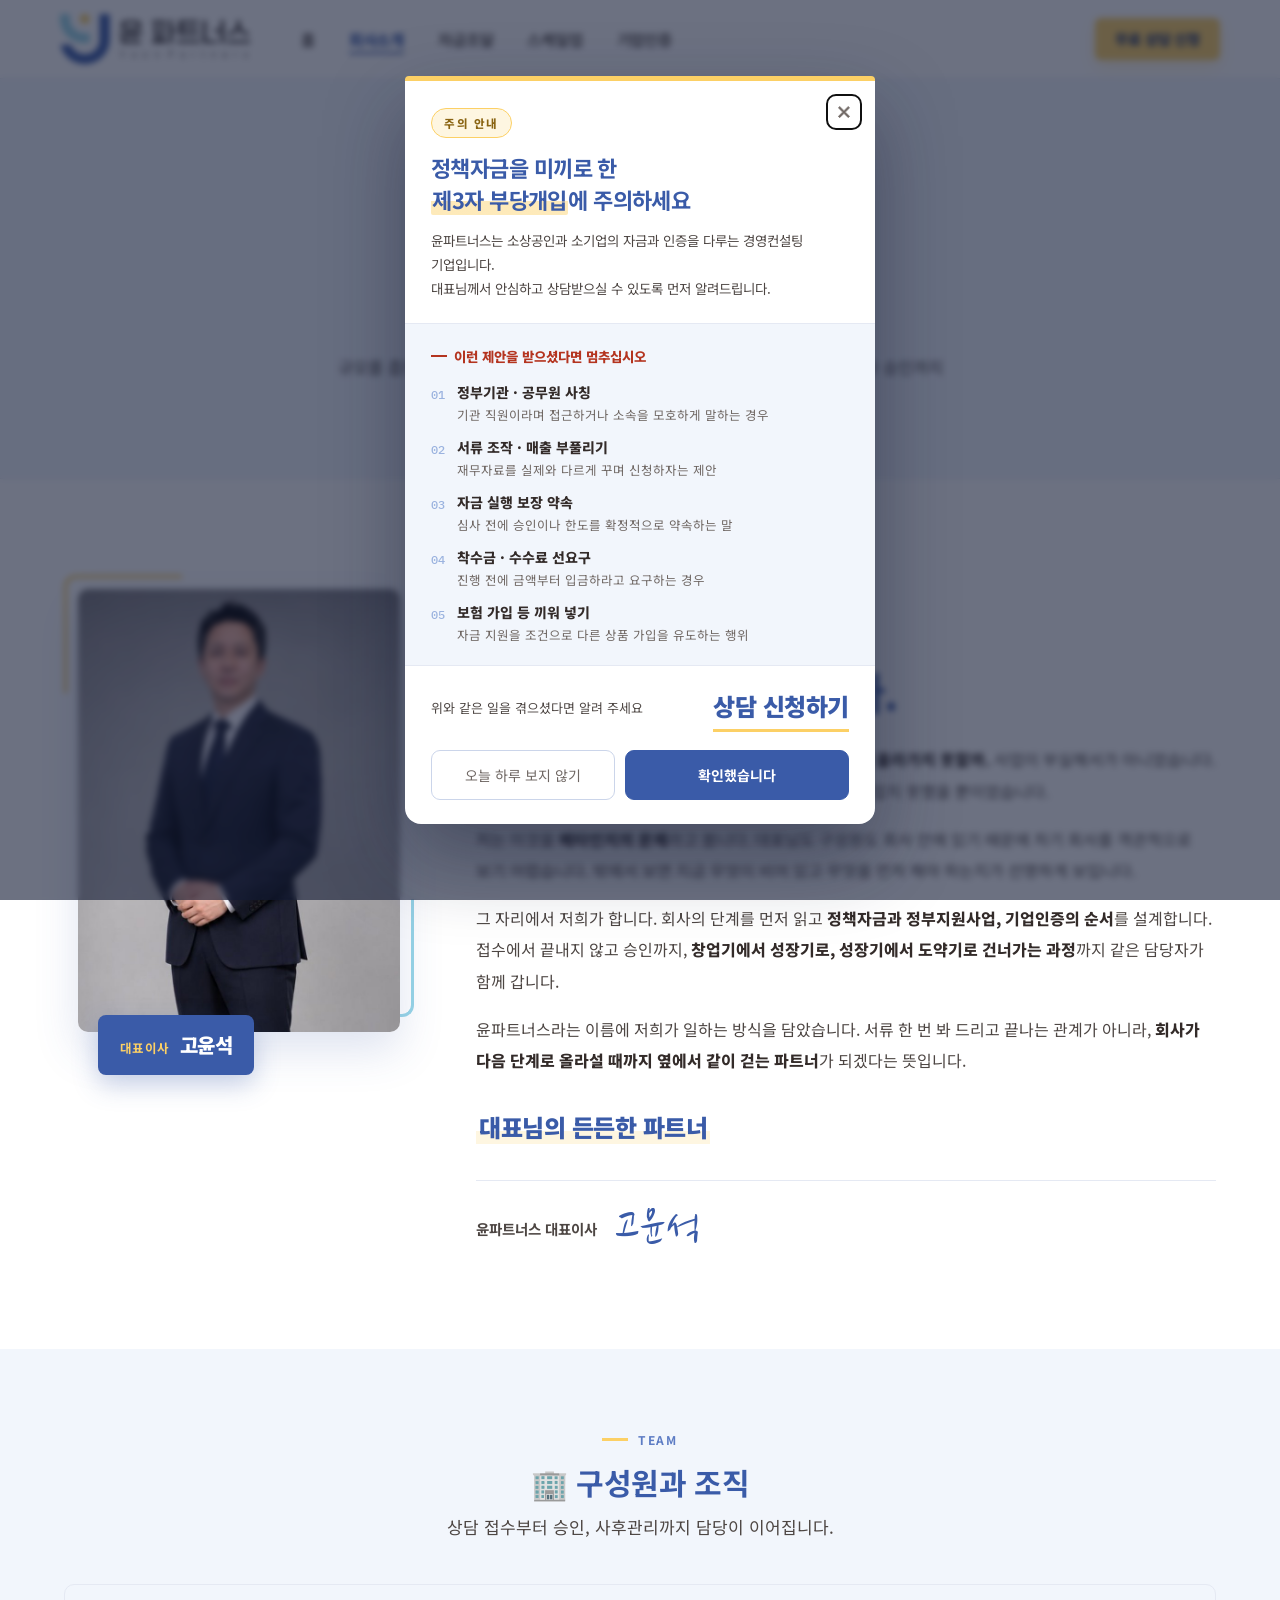
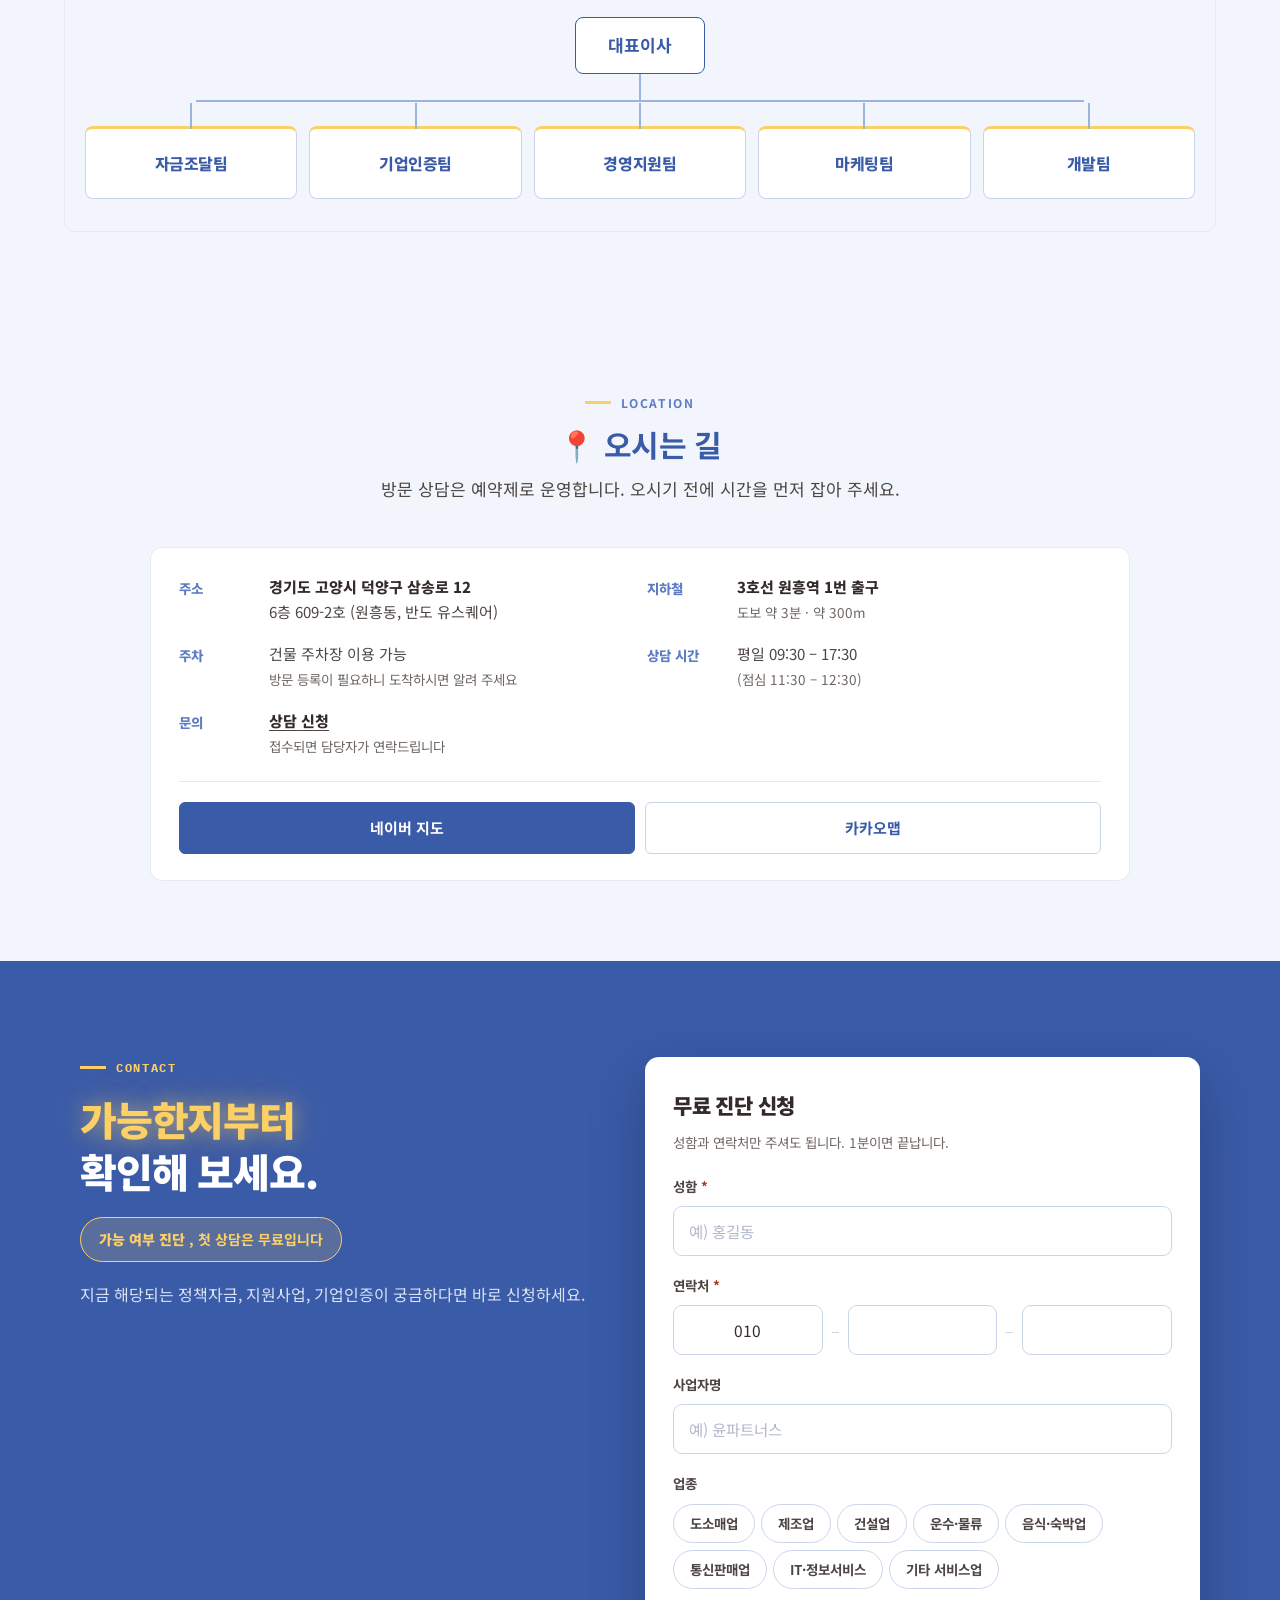
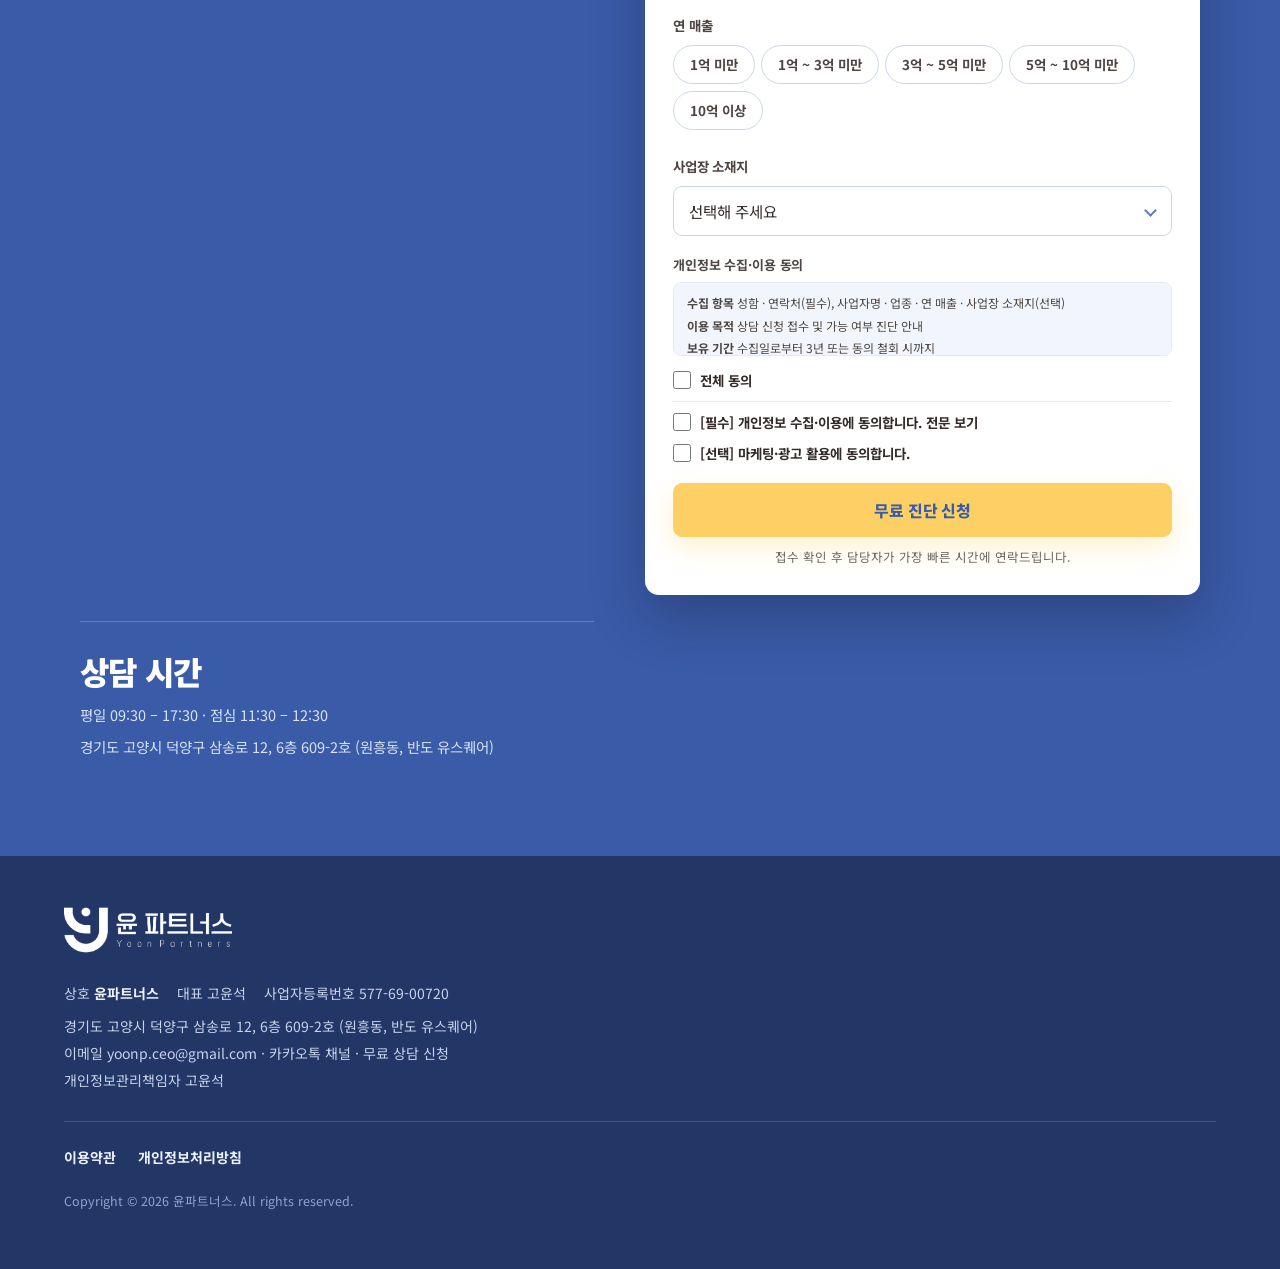
<file: about.html>
<!doctype html>
<html lang="ko">
<head>
<meta charset="utf-8">
<meta name="viewport" content="width=device-width,initial-scale=1,viewport-fit=cover">
<title>회사소개 | 고양 원흥 정책자금 컨설팅 윤파트너스</title>
<meta name="description" content="윤파트너스는 소상공인·소기업 구간만 봅니다. 대표 인사말, 조직, 오시는 길(3호선 원흥역 1번 출구 도보 3분)을 안내합니다.">
<link rel="canonical" href="https://www.yoon-partners.co.kr/about.html">
<meta name="robots" content="index,follow,max-image-preview:large">
<meta property="og:type" content="website">
<meta property="og:locale" content="ko_KR">
<meta property="og:site_name" content="윤파트너스">
<meta property="og:url" content="https://www.yoon-partners.co.kr/about.html">
<meta property="og:title" content="회사소개 | 고양 원흥 정책자금 컨설팅 윤파트너스">
<meta property="og:description" content="윤파트너스는 소상공인·소기업 구간만 봅니다. 대표 인사말, 조직, 오시는 길(3호선 원흥역 1번 출구 도보 3분)을 안내합니다.">
<meta property="og:image" content="https://www.yoon-partners.co.kr/images/1_%EB%B8%8C%EB%9E%9C%EB%93%9C/OG_%EA%B3%B5%EC%9C%A0%EC%9D%B4%EB%AF%B8%EC%A7%80_1200x630.png">
<meta property="og:image:width" content="1200">
<meta property="og:image:height" content="630">
<meta property="og:image:alt" content="윤파트너스 — 소상공인·소기업 정책자금 컨설팅">
<meta name="twitter:card" content="summary_large_image">
<meta name="twitter:title" content="회사소개 | 고양 원흥 정책자금 컨설팅 윤파트너스">
<meta name="twitter:description" content="윤파트너스는 소상공인·소기업 구간만 봅니다. 대표 인사말, 조직, 오시는 길(3호선 원흥역 1번 출구 도보 3분)을 안내합니다.">
<meta name="twitter:image" content="https://www.yoon-partners.co.kr/images/1_%EB%B8%8C%EB%9E%9C%EB%93%9C/OG_%EA%B3%B5%EC%9C%A0%EC%9D%B4%EB%AF%B8%EC%A7%80_1200x630.png">
<meta name="theme-color" content="#172342">
<link rel="icon" href="/images/1_브랜드/파비콘_512.png">
<link rel="apple-touch-icon" href="/images/1_브랜드/파비콘_512.png">
<link rel="preconnect" href="https://fonts.googleapis.com">
<link rel="preconnect" href="https://fonts.gstatic.com" crossorigin>
<link rel="stylesheet" href="https://fonts.googleapis.com/css2?family=Gothic+A1:wght@700;900&family=Noto+Sans+KR:wght@400;500;700;900&family=Nanum+Brush+Script&family=IBM+Plex+Mono:wght@400;500&display=swap">
<link rel="stylesheet" href="/assets/site.css">
<script type="application/ld+json">{"@context":"https://schema.org","@graph":[{"@type":"ProfessionalService","@id":"https://www.yoon-partners.co.kr/#org","name":"윤파트너스","alternateName":"YOON PARTNERS","url":"https://www.yoon-partners.co.kr/","logo":"https://www.yoon-partners.co.kr/images/1_%EB%B8%8C%EB%9E%9C%EB%93%9C/YOON_PARTNERS.png","image":"https://www.yoon-partners.co.kr/images/1_%EB%B8%8C%EB%9E%9C%EB%93%9C/OG_%EA%B3%B5%EC%9C%A0%EC%9D%B4%EB%AF%B8%EC%A7%80_1200x630.png","description":"소상공인·소기업 전문 정책자금·정부지원사업·기업인증 컨설팅","founder":{"@type":"Person","name":"고윤석"},"address":{"@type":"PostalAddress","streetAddress":"삼송로 12, 6층 609-2호","addressLocality":"고양시 덕양구","addressRegion":"경기도","addressCountry":"KR"},"areaServed":{"@type":"Country","name":"대한민국"},"knowsAbout":["정책자금","정부지원사업","기업인증","사업계획서","자금조달","소상공인","소기업","경영 컨설팅"],"email":"yoonp.ceo@gmail.com","sameAs":["https://pf.kakao.com/_vpSvX"]},{"@type":"WebSite","@id":"https://www.yoon-partners.co.kr/#web","url":"https://www.yoon-partners.co.kr/","name":"윤파트너스","inLanguage":"ko-KR","publisher":{"@id":"https://www.yoon-partners.co.kr/#org"}},{"@type":"BreadcrumbList","@id":"https://www.yoon-partners.co.kr/about.html#crumb","itemListElement":[{"@type":"ListItem","position":1,"name":"홈","item":"https://www.yoon-partners.co.kr/"},{"@type":"ListItem","position":2,"name":"회사소개","item":"https://www.yoon-partners.co.kr/about.html"}]},{"@type":"WebPage","@id":"https://www.yoon-partners.co.kr/about.html#page","url":"https://www.yoon-partners.co.kr/about.html","name":"회사소개 | 고양 원흥 정책자금 컨설팅 윤파트너스","description":"윤파트너스는 소상공인·소기업 구간만 봅니다. 대표 인사말, 조직, 오시는 길(3호선 원흥역 1번 출구 도보 3분)을 안내합니다.","inLanguage":"ko-KR","isPartOf":{"@id":"https://www.yoon-partners.co.kr/#web"},"about":{"@id":"https://www.yoon-partners.co.kr/#org"},"breadcrumb":{"@id":"https://www.yoon-partners.co.kr/about.html#crumb"}}]}</script>
</head>
<body>
<a class="vb-skip" href="#main">본문으로 건너뛰기</a>
<header class="vb-hd" id="vbHd">
  <div class="vb-hd-in">
    <a class="vb-logo" href="/index.html"><img src="/images/1_브랜드/YOON_PARTNERS.png" alt="윤파트너스" width="519" height="160"></a>
    <nav class="vb-nav" aria-label="주요 메뉴">
      <a href="/index.html">홈</a>
      <a href="/about.html" aria-current="page">회사소개</a>
      <a href="/funding.html">자금조달</a>
      <a href="/scaleup.html">스케일업</a>
      <a href="/certification.html">기업인증</a>
    </nav>
    <div class="vb-hd-cta">
      <a class="vb-hd-btn" href="#apply">무료 상담 신청</a>
    </div>
    <button class="vb-burger" type="button" id="vbBurger" aria-expanded="false" aria-label="메뉴 열기"><span></span></button>
  </div>
</header>

<main id="main">
<section class="vbsec" doz_type="section">
<div class="vbcontainer">
<!-- ══════════════════════════════════════════════════════════════
     윤파트너스 — 공통 보정 (모바일 여백 · 신청 바로가기 · 상단 디자인)
     아임웹에는 모바일 전용 여백 설정이 없어서, 이 조각으로 대신합니다.
     페이지마다 코드 위젯 하나에 한 번만 넣으면 그 페이지 전체에 적용됩니다.
     ══════════════════════════════════════════════════════════════ -->
<div class="vb-mobile-pad" aria-hidden="true"></div>
<style>
  .vb-mobile-pad{display:block;width:100%;height:0;overflow:hidden}
</style>

<script>
/* ── 모바일에서 섹션 상하 여백을 비율로 줄입니다 ──
   여백을 0 으로 둔 섹션(상단 띠 등)은 그대로 0 으로 둡니다. */
(function () {
  var MAP = null;
  function read() {
    MAP = [].slice.call(document.querySelectorAll('[doz_type="section"]')).map(function (s) {
      if (s.dataset.vbpt === undefined) {
        s.dataset.vbpt = String(parseFloat(s.style.paddingTop) || 0);
        s.dataset.vbpb = String(parseFloat(s.style.paddingBottom) || 0);
      }
      return { el: s, t: +s.dataset.vbpt, b: +s.dataset.vbpb };
    });
  }
  function apply() {
    read();
    var w = window.innerWidth;
    var m = w <= 400 ? 0.58 : (w <= 767 ? 0.70 : 0);
    MAP.forEach(function (o) {
      if (!m) {
        o.el.style.removeProperty('padding-top');
        o.el.style.removeProperty('padding-bottom');
        if (o.t) o.el.style.paddingTop = o.t + 'px';
        if (o.b) o.el.style.paddingBottom = o.b + 'px';
        return;
      }
      o.el.style.setProperty('padding-top', Math.round(o.t * m) + 'px', 'important');
      o.el.style.setProperty('padding-bottom', Math.round(o.b * m) + 'px', 'important');
    });
  }
  apply();
  window.addEventListener('resize', apply);
  window.addEventListener('load', apply);
  setTimeout(apply, 500);
  setTimeout(apply, 1500);
})();
</script>

<script>
/* ── 페이지 안의 "#apply" 링크를 신청 폼으로 보냅니다 ──
   아임웹에는 앵커(#apply)가 없어서, 스크립트가 신청 섹션을 찾아 부드럽게 내려줍니다.
   아임웹이 window.scrollTo 의 smooth 옵션을 무시하므로 직접 한 칸씩 움직입니다. */
(function () {
  function sectionOf(el) {
    return el ? (el.closest('[doz_type="section"]') || el) : null;
  }
  function target(hash) {
    if (hash === '#selfcheck') {
      return sectionOf(document.getElementById('selfcheck')
        || document.querySelector('.vbw .ck, .vbw .chk'));
    }
    return sectionOf(document.getElementById('vbFormSlot')
      || document.querySelector('.form-widget'));
  }
  function glide(to) {
    var from = window.pageYOffset || document.documentElement.scrollTop || 0;
    var dist = to - from;
    if (Math.abs(dist) < 2) return;
    var dur = Math.min(900, Math.max(360, Math.abs(dist) * 0.55));
    var t0 = Date.now();
    var timer = setInterval(function () {
      var p = Math.min(1, (Date.now() - t0) / dur);
      var e = p < 0.5 ? 4 * p * p * p : 1 - Math.pow(-2 * p + 2, 3) / 2;
      window.scrollTo(0, Math.round(from + dist * e));
      if (p >= 1) clearInterval(timer);
    }, 16);
  }
  var HASH = { '#apply': 1, '#selfcheck': 1 };
  document.addEventListener('click', function (e) {
    var a = e.target && e.target.closest && e.target.closest('a[href]');
    if (!a) return;
    var h = a.getAttribute('href') || '';
    if (h.charAt(0) !== '#' || !HASH[h]) return;
    var t = target(h);
    if (!t) return;
    e.preventDefault();
    var top = t.getBoundingClientRect().top + (window.pageYOffset || document.documentElement.scrollTop || 0);
    glide(Math.max(0, top - 80));
  }, true);
})();
</script>

<style>
/* ══════ 상단(헤더) 디자인 — 초안에 맞춤 ══════
   아임웹 기본 상단을 그대로 두고 모양만 입힙니다.
   기본 헤더와 스크롤 시 따라오는 고정 헤더에 동시에 적용됩니다. */
#doz_header_wrap{--vbn:#3A5BA8;--vbg:#FCD065;--vbi:#4D4643}

@media (min-width:768px){
  #inline_header_normal{height:78px!important}
  #doz_header_wrap [data-widget-type="inline_logo"] img{width:190px!important;height:auto!important}
  #inline_header_fixed [data-widget-type="inline_logo"] img{width:168px!important}
}

/* 메뉴 — 호버하면 골드 밑줄, 지금 보는 페이지는 네이비 밑줄 */
#doz_header_wrap ._inline_menu_container li>a{
  font-size:15.5px!important;font-weight:600!important;color:var(--vbi)!important;
  padding:0 17px!important;position:relative!important;letter-spacing:-.012em!important}
#doz_header_wrap ._inline_menu_container li>a::after{
  content:"";position:absolute;left:17px;right:17px;bottom:5px;height:2px;
  background:var(--vbg);transform:scaleX(0);transform-origin:left;
  transition:transform .22s ease}
#doz_header_wrap ._inline_menu_container li>a:hover{color:var(--vbn)!important}
#doz_header_wrap ._inline_menu_container li>a:hover::after{transform:scaleX(1)}
#doz_header_wrap ._inline_menu_container li.vb-on>a{color:var(--vbn)!important;font-weight:800!important}
#doz_header_wrap ._inline_menu_container li.vb-on>a::after{background:var(--vbn);transform:scaleX(1)}

/* 전화번호 + 무료상담 버튼 */
#doz_header_wrap [data-widget-type="inline_button"]{
  display:flex!important;align-items:center!important;justify-content:flex-end!important;gap:18px!important}
#doz_header_wrap a.vb-tel{
  display:inline-flex!important;align-items:baseline!important;gap:6px!important;
  font-weight:900!important;font-size:18.5px!important;color:var(--vbn)!important;
  letter-spacing:-.02em!important;white-space:nowrap!important;background:none!important;
  height:auto!important;padding:0!important;box-shadow:none!important;border:0!important}
#doz_header_wrap a.vb-tel small{font-size:10.5px;font-weight:800;color:#9BB3DF;letter-spacing:.1em}
#doz_header_wrap [data-widget-type="inline_button"] a:not(.vb-tel){
  background:var(--vbg)!important;background-color:var(--vbg)!important;color:var(--vbn)!important;
  border:0!important;border-radius:6px!important;height:42px!important;padding:0 20px!important;
  font-size:14.5px!important;font-weight:800!important;display:inline-flex!important;
  align-items:center!important;justify-content:center!important;letter-spacing:-.01em!important;
  box-shadow:0 6px 16px rgba(252,208,101,.28)!important;
  transition:background-color .18s ease,box-shadow .18s ease!important}
#doz_header_wrap [data-widget-type="inline_button"] a:not(.vb-tel):hover{
  background-color:#EFBB3F!important;box-shadow:0 8px 20px rgba(252,208,101,.38)!important}
@media (max-width:1180px){#doz_header_wrap a.vb-tel{display:none!important}}
</style>

<script>
/* ── 상단 보정 : 무료상담 버튼 링크 · 현재 메뉴 표시 · 전화번호 ──
   기본 헤더와 고정 헤더를 한 번에 처리합니다.
   아임웹에서 버튼 링크를 따로 고치지 않으셔도 됩니다. */
(function () {
  function fix() {
    var hdr = document.getElementById('doz_header_wrap');
    if (!hdr) return;

    /* 1. 무료상담 버튼 → 신청 폼 */
    var btns = hdr.querySelectorAll('[data-widget-type="inline_button"] a');
    Array.prototype.forEach.call(btns, function (a) {
      if (a.className && a.className.indexOf('vb-tel') > -1) return;
      var t = (a.textContent || '').replace(/\s/g, '');
      if (/상담|신청|문의/.test(t) && a.getAttribute('href') !== '#apply') {
        a.setAttribute('href', '#apply');
      }
    });

    /* 2. 지금 보는 페이지 메뉴에 표시 */
    var path = location.pathname.replace(/\/+$/, '');
    if (path === '') path = '/30';
    var lis = hdr.querySelectorAll('._inline_menu_container li');
    Array.prototype.forEach.call(lis, function (li) {
      var a = li.querySelector('a');
      if (!a) return;
      var h = (a.getAttribute('href') || '').split('?')[0].replace(/#.*$/, '').replace(/\/+$/, '');
      if (h && h === path) li.classList.add('vb-on');
    });

  }
  fix();
  window.addEventListener('load', fix);
  setTimeout(fix, 600);
  setTimeout(fix, 1800);
})();
</script>

</div>
</section>
<section class="vbsec" doz_type="section">
<!-- ══════════════════════════════════════════════════════════════
     윤파트너스 — 회사소개 — 상단 제목
     깃허브 : 99_UPLOAD/_조립.py 가 이 파일을 읽어 사이트에 넣습니다
     회사소개 1 — 섹션 배경·여백 설정하지 마세요(여백 0). 코드가 직접 칠합니다
     ══════════════════════════════════════════════════════════════ -->
<link rel="preconnect" href="https://fonts.googleapis.com">
<link rel="preconnect" href="https://fonts.gstatic.com" crossorigin>
<link rel="stylesheet" href="https://fonts.googleapis.com/css2?family=Gothic+A1:wght@700;900&family=Noto+Sans+KR:wght@400;500;700;900&family=Nanum+Brush+Script&family=IBM+Plex+Mono:wght@400;500&display=swap">
<style>
  .vbw,.vbw *{box-sizing:border-box}
  .vbw{font-family:var(--sans);color:var(--ink);font-size:16px;line-height:1.8;word-break:keep-all;
    -webkit-font-smoothing:antialiased}
  .vbw h2,.vbw h3{margin:0;font-family:var(--display);letter-spacing:-.015em;line-height:1.3}
  .vbw p{margin:0}
  .vbw img{max-width:100%}
  .vbw button{font-family:inherit}
  .vbw a{text-decoration:none}

:root{
    color-scheme:light;
    /* 윤파트너스 브랜드 컬러 — 로고에서 뽑았습니다
       인디고 #3A5BA8 (메인) · 스카이 #98D5E7 (보조) · 옐로 #FCD065 (강조) · 먹 #332B29 (글자) */
    --navy:#3A5BA8; --navy-900:#233767; --navy-700:#2E4885; --navy-500:#5D7CC4;
    --navy-300:#9BB3DF; --navy-100:#DFE8F7; --navy-50:#F2F6FC;
    --sky:#98D5E7; --sky-100:#E4F3F8;
    --gold:#FCD065; --gold-800:#8A6412; --gold-100:#FEF6E1;
    --ink:#332B29; --ink-2:#4D4643; --muted:#6F6763;
    --line:#E5E9F3; --line-2:#CBD5EA; --white:#FFFFFF;
    --display:"Presentation","프리젠테이션","Pretendard Variable","Pretendard","Noto Sans KR","Gothic A1",sans-serif;
    --sans:"Pretendard Variable","Pretendard","Noto Sans KR",-apple-system,"Malgun Gothic",sans-serif;
    --mono:"IBM Plex Mono",ui-monospace,Consolas,monospace;
    --hd:74px; --bar:60px;
  }
  .vbw .wrap{max-width:1200px;margin:0 auto;padding:0 24px}
  .vbw .narrow{max-width:900px}
  .vbw .eyebrow{font-size:12px;font-weight:700;letter-spacing:.14em;text-transform:uppercase;color:var(--navy-500);display:flex;align-items:center;gap:10px}
  .vbw .eyebrow::before{content:"";width:26px;height:3px;background:var(--gold);flex:none}
  .vbw .sec-h{font-size:clamp(22px,3.2vw,30px);color:var(--navy);margin:12px 0 10px}
  .vbw .sec-p{font-size:17px;line-height:1.8;color:var(--ink-2);max-width:680px}
  @media (max-width:720px){
    .vbw .sec-p br{display:none}
  }
  .vbw .sec-head{margin-bottom:42px}
  .vbw .btn{display:inline-flex;align-items:center;justify-content:center;height:52px;padding:0 26px;border-radius:6px;font-weight:700;font-size:15px;border:1.5px solid transparent;cursor:pointer;font-family:var(--sans)}
  .vbw .btn-gold{background:var(--gold);color:var(--ink);border-color:var(--gold)}
  .vbw .btn-gold:hover{background:#EFBB3F}
  .vbw .btn-navy{background:var(--navy);color:#fff;border-color:var(--navy)}
  .vbw .btn-navy:hover{background:var(--navy-700)}
  .vbw .btn-ghost{border-color:var(--navy);color:var(--navy);background:transparent}
  .vbw .btn-ghost:hover{background:var(--navy-50)}
  .vbw .btn-block{width:100%;height:56px}
  .vbw .hd .btn{height:42px;padding:0 18px;font-size:14px}
  .vbw .hero .btn-gold{box-shadow:0 12px 32px rgba(252,208,101,.3)}
  .vbw .hero .btn-ghost{border-color:rgba(255,255,255,.55);color:#fff;background:rgba(255,255,255,.06)}
  .vbw .hero .btn-ghost:hover{background:rgba(255,255,255,.15);border-color:#fff}
  .vbw .subhero{background:var(--navy-50);border-bottom:1px solid var(--line);padding:56px 0 60px}
  .vbw .subhero h1{font-size:clamp(28px,4.4vw,44px);color:var(--navy);margin:14px 0 0;letter-spacing:-.02em}
  .vbw .subhero p{margin-top:18px;font-size:16.5px;color:var(--ink-2);max-width:660px;line-height:1.78}
  .vbw .sec-h b, .vbw .subhero h1 b, .vbw .at-h b, .vbw .target h2 b, .vbw .poptop h2 b{font-weight:inherit;
    background-image:linear-gradient(transparent 56%,rgba(252,208,101,.45) 56%);
    padding:0 .06em;border-radius:2px}
  @media (prefers-reduced-motion:reduce){
    .vbw .btn:active, .vbw .tile:active, .vbw .card:active{transform:none}
  }
  .vbw .at-h .emo{margin-right:9px}
  .vbw .chkres .btn{opacity:.55;transition:opacity .25s ease}
  .vbw .chkres.on .btn{opacity:1}
  .vbw .midcta .wrap{display:flex;gap:28px;align-items:center;justify-content:center;flex-wrap:wrap;text-align:center}
  @media (max-width:720px){
    .vbw .midcta .wrap{flex-direction:column;gap:20px}
  }
  .vbw .tile.inst .ilogo .emo{font-size:30px;line-height:1}
  .vbw .c4gap .btn-gold{box-shadow:0 10px 28px rgba(252,208,101,.26)}
  .vbw .hero .eyebrow{justify-content:center}
  .vbw .subhero{text-align:center}
  .vbw .subhero .eyebrow{justify-content:center}
  .vbw .subhero p{margin-left:auto;margin-right:auto}
  .vbw .sec-head{text-align:center}
  .vbw .sec-head .eyebrow{justify-content:center}
  .vbw .sec-p{margin-left:auto;margin-right:auto}
  .vbw .center-btn{text-align:center}
  .vbw .emo{font-family:"Apple Color Emoji","Segoe UI Emoji","Noto Color Emoji","Twemoji Mozilla",sans-serif;
       font-style:normal;line-height:1;display:inline-block}
  .vbw .stage h3 .emo, .vbw .simb h3 .emo, .vbw .sec-h .emo{margin-right:9px}
  .vbw section, .vbw .subhero{scroll-margin-top:calc(var(--hd) + 10px)}
  .vbw .card, .vbw .tile, .vbw .plate, .vbw .btn, .vbw .hd nav a, .vbw .foot-links a, .vbw summary, .vbw .chips button{transition:border-color .18s ease,background-color .18s ease,color .18s ease}
  @media (max-width:720px){
    .vbw .wrap{padding:0 20px}
    .vbw .hd .tel, .vbw .hd .btn{display:none}
    .vbw .subhero{padding:38px 0 42px}
    .vbw .sec-head{margin-bottom:28px}
  }

  /* ── 호스팅 사이트 기본 스타일에 덮이지 않도록 하는 방어 규칙 ── */
  .vbw a{color:inherit}
  .vbw a.btn,.vbw a.btn:visited,.vbw a.btn:hover{text-decoration:none}
  .vbw a.btn,.vbw button.btn{
    display:inline-flex!important;align-items:center!important;justify-content:center!important;
    height:52px!important;padding:0 26px!important;border-radius:6px!important;
    font-weight:700!important;font-size:15px!important;border:1.5px solid transparent!important;
    font-family:var(--sans)!important;line-height:1!important;width:auto!important}
  .vbw a.btn-block,.vbw button.btn-block{width:100%!important}
  .vbw a.btn-gold,.vbw button.btn-gold{
    background:var(--gold)!important;background-color:var(--gold)!important;
    color:var(--ink)!important;border-color:var(--gold)!important}
  .vbw a.btn-gold:hover,.vbw button.btn-gold:hover{background-color:#EFBB3F!important}
  .vbw a.btn-navy,.vbw button.btn-navy{
    background-color:var(--navy)!important;color:#fff!important;border-color:var(--navy)!important}
  .vbw a.btn-navy:hover,.vbw button.btn-navy:hover{background-color:var(--navy-700)!important}
  .vbw a.btn-ghost,.vbw button.btn-ghost{
    background-color:transparent!important;color:var(--navy)!important;border-color:var(--line-2)!important}
  .vbw .c2chips button,.vbw .ck{background-color:#fff!important}
  .vbw .c2chips button.on{background-color:var(--navy)!important;color:#fff!important}
  .vbw .ck[aria-pressed="true"]{background-color:var(--navy-50)!important}


  /* ── 좌우 끝까지 꽉 차는 상단 띠 ── */
  .vbw .subhero{width:100vw!important;max-width:100vw!important;
    margin-left:calc(50% - 50vw)!important;margin-right:calc(50% - 50vw)!important;
    padding:62px 24px 66px!important}
  .vbw .subhero .wrap{max-width:1120px;margin:0 auto;padding:0;text-align:center}
  .vbw .subhero p{margin-left:auto;margin-right:auto}
  @media (max-width:720px){
    .vbw .subhero{padding:44px 20px 46px!important}
  }
</style>

<div class="vbw">
<div class="subhero">
      <div class="wrap">
      <div class="eyebrow">About</div>
      <h1>소상공인과 소기업,<br><b>이 구간만 봅니다.</b></h1>
      <p>규모를 좁힌 만큼 이 구간의 자금과 인증 사정을 깊이 압니다. 접수까지가 아니라 승인까지 함께하는 것이 저희 일하는 방식입니다.</p>
    
      </div>
    </div>
</div>

<script>
(function () {
  /* 좌우 끝까지 꽉 차는 띠 — 스크롤바 폭 때문에 100vw 가 어긋나는 것을 바로잡습니다 */
  var SEL = '.vbw .subhero';
  var vbLastW = -1;
  function vbBleed() {
    var list = document.querySelectorAll(SEL);
    if (!list.length) return;
    var nowW = document.documentElement.clientWidth;
    if (nowW === vbLastW) return;
    vbLastW = nowW;
    for (var i = 0; i < list.length; i++) {
      var el = list[i];
      el.style.setProperty('width', 'auto', 'important');
      el.style.setProperty('max-width', 'none', 'important');
      el.style.setProperty('margin-left', '0', 'important');
      el.style.setProperty('margin-right', '0', 'important');
      var cw = document.documentElement.clientWidth;
      var left = el.getBoundingClientRect().left;
      el.style.setProperty('width', cw + 'px', 'important');
      el.style.setProperty('max-width', cw + 'px', 'important');
      el.style.setProperty('margin-left', (-left) + 'px', 'important');
    }
  }
  vbBleed();
  window.addEventListener('resize', function () { vbLastW = -1; vbBleed(); });
  window.addEventListener('load', function () { vbLastW = -1; vbBleed(); });
  /* 세로 스크롤바가 뒤늦게 생기면 화면 폭이 달라집니다. 10초 동안 지켜보다 달라지면 다시 맞춥니다. */
  var vbN = 0, vbPoll = setInterval(function () { vbBleed(); if (++vbN > 25) clearInterval(vbPoll); }, 400);
})();
</script>

</section>
<section class="vbsec" doz_type="section" style="background:#FFFFFF;padding-top:96px;padding-bottom:96px;">
<div class="vbcontainer">
<!-- ══════════════════════════════════════════════════════════════
     윤파트너스 — 대표 인사말 (사진 + 서명)
     깃허브 : 99_UPLOAD/_조립.py 가 이 파일을 읽어 사이트에 넣습니다
     회사소개 2 — 배경 흰색 / 상하 여백 96px
     ══════════════════════════════════════════════════════════════ -->
<link rel="preconnect" href="https://fonts.googleapis.com">
<link rel="preconnect" href="https://fonts.gstatic.com" crossorigin>
<link rel="stylesheet" href="https://fonts.googleapis.com/css2?family=Gothic+A1:wght@700;900&family=Noto+Sans+KR:wght@400;500;700;900&family=Nanum+Brush+Script&family=IBM+Plex+Mono:wght@400;500&display=swap">
<style>
  .vbw,.vbw *{box-sizing:border-box}
  .vbw{font-family:var(--sans);color:var(--ink);font-size:16px;line-height:1.8;word-break:keep-all;
    -webkit-font-smoothing:antialiased}
  .vbw h2,.vbw h3{margin:0;font-family:var(--display);letter-spacing:-.015em;line-height:1.3}
  .vbw p{margin:0}
  .vbw img{max-width:100%}
  .vbw button{font-family:inherit}
  .vbw a{text-decoration:none}

:root{
    color-scheme:light;
    /* 윤파트너스 브랜드 컬러 — 로고에서 뽑았습니다
       인디고 #3A5BA8 (메인) · 스카이 #98D5E7 (보조) · 옐로 #FCD065 (강조) · 먹 #332B29 (글자) */
    --navy:#3A5BA8; --navy-900:#233767; --navy-700:#2E4885; --navy-500:#5D7CC4;
    --navy-300:#9BB3DF; --navy-100:#DFE8F7; --navy-50:#F2F6FC;
    --sky:#98D5E7; --sky-100:#E4F3F8;
    --gold:#FCD065; --gold-800:#8A6412; --gold-100:#FEF6E1;
    --ink:#332B29; --ink-2:#4D4643; --muted:#6F6763;
    --line:#E5E9F3; --line-2:#CBD5EA; --white:#FFFFFF;
    --display:"Presentation","프리젠테이션","Pretendard Variable","Pretendard","Noto Sans KR","Gothic A1",sans-serif;
    --sans:"Pretendard Variable","Pretendard","Noto Sans KR",-apple-system,"Malgun Gothic",sans-serif;
    --mono:"IBM Plex Mono",ui-monospace,Consolas,monospace;
    --hd:74px; --bar:60px;
  }
  .vbw .wrap{max-width:1200px;margin:0 auto;padding:0 24px}
  .vbw .narrow{max-width:900px}
  .vbw .eyebrow{font-size:12px;font-weight:700;letter-spacing:.14em;text-transform:uppercase;color:var(--navy-500);display:flex;align-items:center;gap:10px}
  .vbw .eyebrow::before{content:"";width:26px;height:3px;background:var(--gold);flex:none}
  .vbw .sec-h{font-size:clamp(22px,3.2vw,30px);color:var(--navy);margin:12px 0 10px}
  .vbw .sec-p{font-size:17px;line-height:1.8;color:var(--ink-2);max-width:680px}
  @media (max-width:720px){
    .vbw .sec-p br{display:none}
  }
  .vbw .sec-head{margin-bottom:42px}
  .vbw .btn{display:inline-flex;align-items:center;justify-content:center;height:52px;padding:0 26px;border-radius:6px;font-weight:700;font-size:15px;border:1.5px solid transparent;cursor:pointer;font-family:var(--sans)}
  .vbw .btn-gold{background:var(--gold);color:var(--ink);border-color:var(--gold)}
  .vbw .btn-gold:hover{background:#EFBB3F}
  .vbw .btn-navy{background:var(--navy);color:#fff;border-color:var(--navy)}
  .vbw .btn-navy:hover{background:var(--navy-700)}
  .vbw .btn-ghost{border-color:var(--navy);color:var(--navy);background:transparent}
  .vbw .btn-ghost:hover{background:var(--navy-50)}
  .vbw .btn-block{width:100%;height:56px}
  .vbw .hd .btn{height:42px;padding:0 18px;font-size:14px}
  .vbw .hero .btn-gold{box-shadow:0 12px 32px rgba(252,208,101,.3)}
  .vbw .hero .btn-ghost{border-color:rgba(255,255,255,.55);color:#fff;background:rgba(255,255,255,.06)}
  .vbw .hero .btn-ghost:hover{background:rgba(255,255,255,.15);border-color:#fff}
  .vbw .sec-h b, .vbw .subhero h1 b, .vbw .at-h b, .vbw .target h2 b, .vbw .poptop h2 b{font-weight:inherit;
    background-image:linear-gradient(transparent 56%,rgba(252,208,101,.45) 56%);
    padding:0 .06em;border-radius:2px}
  @media (prefers-reduced-motion:reduce){
    .vbw .btn:active, .vbw .tile:active, .vbw .card:active{transform:none}
  }
  .vbw .at-h .emo{margin-right:9px}
  .vbw .chkres .btn{opacity:.55;transition:opacity .25s ease}
  .vbw .chkres.on .btn{opacity:1}
  .vbw .midcta .wrap{display:flex;gap:28px;align-items:center;justify-content:center;flex-wrap:wrap;text-align:center}
  @media (max-width:720px){
    .vbw .midcta .wrap{flex-direction:column;gap:20px}
  }
  .vbw .tile.inst .ilogo .emo{font-size:30px;line-height:1}
  .vbw .ceo{display:grid;grid-template-columns:350px 1fr;gap:clamp(30px,5vw,62px);align-items:start}
  .vbw .ceo-ph{position:relative;padding:14px 14px 0}
  .vbw .ceo-ph::before{content:"";position:absolute;left:0;top:0;width:118px;height:118px;
    border-top:3px solid var(--gold);border-left:3px solid var(--gold);border-radius:12px 0 0 0}
  .vbw .ceo-ph::after{content:"";position:absolute;right:0;bottom:58px;width:118px;height:118px;
    border-bottom:3px solid var(--sky);border-right:3px solid var(--sky);border-radius:0 0 12px 0}
  .vbw .ceo-ph img{display:block;width:100%;height:auto;border-radius:10px;position:relative;z-index:1;
    box-shadow:0 18px 44px rgba(58,91,168,.17)}
  .vbw .ceo-tag{position:relative;z-index:2;margin:-28px 0 0 20px;display:inline-flex;align-items:baseline;gap:10px;
    background:var(--navy);color:#fff;padding:12px 22px;border-radius:8px;box-shadow:0 10px 26px rgba(58,91,168,.28)}
  .vbw .ceo-tag span{font-size:12.5px;color:var(--gold);font-weight:700;letter-spacing:.03em}
  .vbw .ceo-tag b{font-family:var(--display);font-size:20px;font-weight:900;letter-spacing:-.02em}
  .vbw .ceo-q{font-size:clamp(30px,4.2vw,44px);color:var(--navy);margin:13px 0 26px;line-height:1.24;letter-spacing:-.03em}
  .vbw .ceo-tx p{font-size:16px;line-height:1.95;color:var(--ink-2);margin:0 0 17px}
  .vbw .ceo-tx p b{color:var(--ink);font-weight:800}
  .vbw .ceo-sl{margin:30px 0 0!important}
  .vbw .ceo-sl span{font-family:var(--display);font-size:clamp(19px,2.4vw,24px);font-weight:900;color:var(--navy);
    letter-spacing:-.02em;line-height:1.75;background-image:linear-gradient(transparent 62%,var(--gold-100) 62%);padding:0 3px}
  .vbw .ceo-sign{margin-top:32px;padding-top:24px;border-top:1px solid var(--line);
    display:flex;align-items:center;gap:18px;flex-wrap:wrap}
  .vbw .ceo-sign .r{font-size:14.5px;color:var(--ink-2);font-weight:700}
  .vbw .ceo-sign .sg{font-family:"Nanum Brush Script","Presentation",cursive;font-size:48px;
    color:var(--navy);line-height:1;letter-spacing:.02em}
  @media (max-width:860px){
    .vbw .ceo{grid-template-columns:1fr;gap:26px}
    .vbw .ceo-ph{max-width:290px;margin:0 auto}
    .vbw .ceo-ph::before{width:84px;height:84px}
    .vbw .ceo-ph::after{width:84px;height:84px;bottom:52px}
    .vbw .ceo-q{font-size:clamp(26px,7vw,34px);margin:10px 0 20px}
    .vbw .ceo-tx p{font-size:15.5px;line-height:1.9}
    .vbw .ceo-sign .sg{font-size:40px}
  }
  .vbw .c4gap .btn-gold{box-shadow:0 10px 28px rgba(252,208,101,.26)}
  .vbw .hero .eyebrow{justify-content:center}
  .vbw .subhero .eyebrow{justify-content:center}
  .vbw .sec-head{text-align:center}
  .vbw .sec-head .eyebrow{justify-content:center}
  .vbw .sec-p{margin-left:auto;margin-right:auto}
  .vbw .center-btn{text-align:center}
  .vbw .emo{font-family:"Apple Color Emoji","Segoe UI Emoji","Noto Color Emoji","Twemoji Mozilla",sans-serif;
       font-style:normal;line-height:1;display:inline-block}
  .vbw .stage h3 .emo, .vbw .simb h3 .emo, .vbw .sec-h .emo{margin-right:9px}
  .vbw .card, .vbw .tile, .vbw .plate, .vbw .btn, .vbw .hd nav a, .vbw .foot-links a, .vbw summary, .vbw .chips button{transition:border-color .18s ease,background-color .18s ease,color .18s ease}
  @media (max-width:720px){
    .vbw .wrap{padding:0 20px}
    .vbw .hd .tel, .vbw .hd .btn{display:none}
    .vbw .sec-head{margin-bottom:28px}
  }

  /* ── 호스팅 사이트 기본 스타일에 덮이지 않도록 하는 방어 규칙 ── */
  .vbw a{color:inherit}
  .vbw a.btn,.vbw a.btn:visited,.vbw a.btn:hover{text-decoration:none}
  .vbw a.btn,.vbw button.btn{
    display:inline-flex!important;align-items:center!important;justify-content:center!important;
    height:52px!important;padding:0 26px!important;border-radius:6px!important;
    font-weight:700!important;font-size:15px!important;border:1.5px solid transparent!important;
    font-family:var(--sans)!important;line-height:1!important;width:auto!important}
  .vbw a.btn-block,.vbw button.btn-block{width:100%!important}
  .vbw a.btn-gold,.vbw button.btn-gold{
    background:var(--gold)!important;background-color:var(--gold)!important;
    color:var(--ink)!important;border-color:var(--gold)!important}
  .vbw a.btn-gold:hover,.vbw button.btn-gold:hover{background-color:#EFBB3F!important}
  .vbw a.btn-navy,.vbw button.btn-navy{
    background-color:var(--navy)!important;color:#fff!important;border-color:var(--navy)!important}
  .vbw a.btn-navy:hover,.vbw button.btn-navy:hover{background-color:var(--navy-700)!important}
  .vbw a.btn-ghost,.vbw button.btn-ghost{
    background-color:transparent!important;color:var(--navy)!important;border-color:var(--line-2)!important}
  .vbw .c2chips button,.vbw .ck{background-color:#fff!important}
  .vbw .c2chips button.on{background-color:var(--navy)!important;color:#fff!important}
  .vbw .ck[aria-pressed="true"]{background-color:var(--navy-50)!important}

</style>

<div class="vbw">
      <div class="ceo">
        <div class="ceo-ph">
          <img src="[data-uri]" alt="윤파트너스 대표이사">
          <div class="ceo-tag"><span>대표이사</span><b>고윤석</b></div>
        </div>
        <div class="ceo-tx">
          <div class="eyebrow">Message</div>
          <h2 class="ceo-q">회사 안에서는<br>회사가 보이지 않습니다.</h2>
          <p>수많은 기업을 만나며 같은 질문이 남았습니다. <b>왜 여기서 더 올라가지 못할까.</b> 사업이 부실해서가 아니었습니다. 회사의 단계에 맞는 로드맵이 없었고, 그래서 움직일 순서를 잡지 못했을 뿐이었습니다.</p>
          <p>저는 이것을 <b>메타인지의 문제</b>라고 봅니다. 대표님도 구성원도 회사 안에 있기 때문에 자기 회사를 객관적으로 보기 어렵습니다. 밖에서 보면 지금 무엇이 비어 있고 무엇을 먼저 해야 하는지가 선명하게 보입니다.</p>
          <p>그 자리에서 저희가 합니다. 회사의 단계를 먼저 읽고 <b>정책자금과 정부지원사업, 기업인증의 순서</b>를 설계합니다. 접수에서 끝내지 않고 승인까지, <b>창업기에서 성장기로, 성장기에서 도약기로 건너가는 과정</b>까지 같은 담당자가 함께 갑니다.</p>
          <p>윤파트너스라는 이름에 저희가 일하는 방식을 담았습니다. 서류 한 번 봐 드리고 끝나는 관계가 아니라, <b>회사가 다음 단계로 올라설 때까지 옆에서 같이 걷는 파트너</b>가 되겠다는 뜻입니다.</p>
          <p class="ceo-sl"><span>대표님의 든든한 파트너</span></p>
          <div class="ceo-sign">
            <span class="r">윤파트너스 대표이사</span>
            <span class="sg">고윤석</span>
          </div>
        </div>
      </div>
</div>

<script>
(function () {
  /* 스크립트 없음 */
})();
</script>

</div>
</section>
<section class="vbsec" doz_type="section" style="background:#F2F6FC;padding-top:80px;padding-bottom:80px;">
<div class="vbcontainer">
<!-- ══════════════════════════════════════════════════════════════
     윤파트너스 — 구성원과 조직 (조직도)
     깃허브 : 99_UPLOAD/_조립.py 가 이 파일을 읽어 사이트에 넣습니다
     회사소개 3 — 배경 연한 네이비 #F2F6FC / 상하 여백 80px
     ══════════════════════════════════════════════════════════════ -->
<link rel="preconnect" href="https://fonts.googleapis.com">
<link rel="preconnect" href="https://fonts.gstatic.com" crossorigin>
<link rel="stylesheet" href="https://fonts.googleapis.com/css2?family=Gothic+A1:wght@700;900&family=Noto+Sans+KR:wght@400;500;700;900&family=Nanum+Brush+Script&family=IBM+Plex+Mono:wght@400;500&display=swap">
<style>
  .vbw,.vbw *{box-sizing:border-box}
  .vbw{font-family:var(--sans);color:var(--ink);font-size:16px;line-height:1.8;word-break:keep-all;
    -webkit-font-smoothing:antialiased}
  .vbw h2,.vbw h3{margin:0;font-family:var(--display);letter-spacing:-.015em;line-height:1.3}
  .vbw p{margin:0}
  .vbw img{max-width:100%}
  .vbw button{font-family:inherit}
  .vbw a{text-decoration:none}

:root{
    color-scheme:light;
    /* 윤파트너스 브랜드 컬러 — 로고에서 뽑았습니다
       인디고 #3A5BA8 (메인) · 스카이 #98D5E7 (보조) · 옐로 #FCD065 (강조) · 먹 #332B29 (글자) */
    --navy:#3A5BA8; --navy-900:#233767; --navy-700:#2E4885; --navy-500:#5D7CC4;
    --navy-300:#9BB3DF; --navy-100:#DFE8F7; --navy-50:#F2F6FC;
    --sky:#98D5E7; --sky-100:#E4F3F8;
    --gold:#FCD065; --gold-800:#8A6412; --gold-100:#FEF6E1;
    --ink:#332B29; --ink-2:#4D4643; --muted:#6F6763;
    --line:#E5E9F3; --line-2:#CBD5EA; --white:#FFFFFF;
    --display:"Presentation","프리젠테이션","Pretendard Variable","Pretendard","Noto Sans KR","Gothic A1",sans-serif;
    --sans:"Pretendard Variable","Pretendard","Noto Sans KR",-apple-system,"Malgun Gothic",sans-serif;
    --mono:"IBM Plex Mono",ui-monospace,Consolas,monospace;
    --hd:74px; --bar:60px;
  }
  .vbw .wrap{max-width:1200px;margin:0 auto;padding:0 24px}
  .vbw .narrow{max-width:900px}
  .vbw .eyebrow{font-size:12px;font-weight:700;letter-spacing:.14em;text-transform:uppercase;color:var(--navy-500);display:flex;align-items:center;gap:10px}
  .vbw .eyebrow::before{content:"";width:26px;height:3px;background:var(--gold);flex:none}
  .vbw .sec-h{font-size:clamp(22px,3.2vw,30px);color:var(--navy);margin:12px 0 10px}
  .vbw .sec-p{font-size:17px;line-height:1.8;color:var(--ink-2);max-width:680px}
  @media (max-width:720px){
    .vbw .sec-p br{display:none}
  }
  .vbw .sec-head{margin-bottom:42px}
  .vbw .btn{display:inline-flex;align-items:center;justify-content:center;height:52px;padding:0 26px;border-radius:6px;font-weight:700;font-size:15px;border:1.5px solid transparent;cursor:pointer;font-family:var(--sans)}
  .vbw .btn-gold{background:var(--gold);color:var(--ink);border-color:var(--gold)}
  .vbw .btn-gold:hover{background:#EFBB3F}
  .vbw .btn-navy{background:var(--navy);color:#fff;border-color:var(--navy)}
  .vbw .btn-navy:hover{background:var(--navy-700)}
  .vbw .btn-ghost{border-color:var(--navy);color:var(--navy);background:transparent}
  .vbw .btn-ghost:hover{background:var(--navy-50)}
  .vbw .btn-block{width:100%;height:56px}
  .vbw .hd .btn{height:42px;padding:0 18px;font-size:14px}
  .vbw .hero .btn-gold{box-shadow:0 12px 32px rgba(252,208,101,.3)}
  .vbw .hero .btn-ghost{border-color:rgba(255,255,255,.55);color:#fff;background:rgba(255,255,255,.06)}
  .vbw .hero .btn-ghost:hover{background:rgba(255,255,255,.15);border-color:#fff}
  .vbw .sec-h b, .vbw .subhero h1 b, .vbw .at-h b, .vbw .target h2 b, .vbw .poptop h2 b{font-weight:inherit;
    background-image:linear-gradient(transparent 56%,rgba(252,208,101,.45) 56%);
    padding:0 .06em;border-radius:2px}
  .vbw .org{padding:32px 20px;border:1px solid var(--line);background:var(--navy-50);border-radius:10px;overflow-x:auto}
  .vbw .org-in{min-width:700px;display:grid;justify-items:center}
  .vbw .org-box{background:#fff;border:1.5px solid var(--navy);color:var(--navy);font-weight:700;padding:12px 32px;border-radius:8px;font-size:17px;font-family:var(--display)}
  .vbw .org-stem{width:2px;height:26px;background:var(--navy-300)}
  .vbw .org-branch{display:grid;grid-template-columns:repeat(5,1fr);gap:12px;position:relative;padding-top:26px;width:100%}
  .vbw .org-branch::before{content:"";position:absolute;top:0;left:10%;right:10%;height:2px;background:var(--navy-300)}
  .vbw .ob{position:relative;background:#fff;border:1px solid var(--line-2);border-top:3px solid var(--gold);padding:20px 10px;border-radius:8px;text-align:center}
  .vbw .ob::before{content:"";position:absolute;top:-26px;left:calc(50% - 1px);width:2px;height:26px;background:var(--navy-300)}
  .vbw .ob b{display:block;font-family:var(--display);font-size:16px;font-weight:800;color:var(--navy);letter-spacing:-.025em;white-space:nowrap}
  .vbw .ob span{display:block;font-size:12.5px;color:var(--muted);margin-top:5px;line-height:1.5}
  @media (prefers-reduced-motion:reduce){
    .vbw .btn:active, .vbw .tile:active, .vbw .card:active{transform:none}
  }
  .vbw .at-h .emo{margin-right:9px}
  .vbw .chkres .btn{opacity:.55;transition:opacity .25s ease}
  .vbw .chkres.on .btn{opacity:1}
  .vbw .midcta .wrap{display:flex;gap:28px;align-items:center;justify-content:center;flex-wrap:wrap;text-align:center}
  @media (max-width:720px){
    .vbw .midcta .wrap{flex-direction:column;gap:20px}
  }
  .vbw .tile.inst .ilogo .emo{font-size:30px;line-height:1}
  .vbw .c4gap .btn-gold{box-shadow:0 10px 28px rgba(252,208,101,.26)}
  .vbw .hero .eyebrow{justify-content:center}
  .vbw .subhero .eyebrow{justify-content:center}
  .vbw .sec-head{text-align:center}
  .vbw .sec-head .eyebrow{justify-content:center}
  .vbw .sec-p{margin-left:auto;margin-right:auto}
  .vbw .center-btn{text-align:center}
  .vbw .emo{font-family:"Apple Color Emoji","Segoe UI Emoji","Noto Color Emoji","Twemoji Mozilla",sans-serif;
       font-style:normal;line-height:1;display:inline-block}
  .vbw .stage h3 .emo, .vbw .simb h3 .emo, .vbw .sec-h .emo{margin-right:9px}
  .vbw .card, .vbw .tile, .vbw .plate, .vbw .btn, .vbw .hd nav a, .vbw .foot-links a, .vbw summary, .vbw .chips button{transition:border-color .18s ease,background-color .18s ease,color .18s ease}
  @media (max-width:720px){
    .vbw .wrap{padding:0 20px}
    .vbw .hd .tel, .vbw .hd .btn{display:none}
    .vbw .sec-head{margin-bottom:28px}
    .vbw .org-in{min-width:0}
    .vbw .org-branch{grid-template-columns:1fr;padding-top:8px}
    .vbw .org-branch::before, .vbw .ob::before{display:none}
  }

  /* ── 호스팅 사이트 기본 스타일에 덮이지 않도록 하는 방어 규칙 ── */
  .vbw a{color:inherit}
  .vbw a.btn,.vbw a.btn:visited,.vbw a.btn:hover{text-decoration:none}
  .vbw a.btn,.vbw button.btn{
    display:inline-flex!important;align-items:center!important;justify-content:center!important;
    height:52px!important;padding:0 26px!important;border-radius:6px!important;
    font-weight:700!important;font-size:15px!important;border:1.5px solid transparent!important;
    font-family:var(--sans)!important;line-height:1!important;width:auto!important}
  .vbw a.btn-block,.vbw button.btn-block{width:100%!important}
  .vbw a.btn-gold,.vbw button.btn-gold{
    background:var(--gold)!important;background-color:var(--gold)!important;
    color:var(--ink)!important;border-color:var(--gold)!important}
  .vbw a.btn-gold:hover,.vbw button.btn-gold:hover{background-color:#EFBB3F!important}
  .vbw a.btn-navy,.vbw button.btn-navy{
    background-color:var(--navy)!important;color:#fff!important;border-color:var(--navy)!important}
  .vbw a.btn-navy:hover,.vbw button.btn-navy:hover{background-color:var(--navy-700)!important}
  .vbw a.btn-ghost,.vbw button.btn-ghost{
    background-color:transparent!important;color:var(--navy)!important;border-color:var(--line-2)!important}
  .vbw .c2chips button,.vbw .ck{background-color:#fff!important}
  .vbw .c2chips button.on{background-color:var(--navy)!important;color:#fff!important}
  .vbw .ck[aria-pressed="true"]{background-color:var(--navy-50)!important}

</style>

<div class="vbw">
      <div class="sec-head">
        <div class="eyebrow">Team</div>
        <h2 class="sec-h"><span class="emo">🏢</span>구성원과 조직</h2>
        <p class="sec-p">상담 접수부터 승인, 사후관리까지 담당이 이어집니다.</p>
      </div>
      <div class="org">
        <div class="org-in">
          <div class="org-box">대표이사</div>
          <div class="org-stem"></div>
          <div class="org-branch">
            <div class="ob"><b>자금조달팀</b></div>
            <div class="ob"><b>기업인증팀</b></div>
            <div class="ob"><b>경영지원팀</b></div>
            <div class="ob"><b>마케팅팀</b></div>
            <div class="ob"><b>개발팀</b></div>
          </div>
        </div>
      </div>
</div>

<script>
(function () {
  /* 스크립트 없음 */
})();
</script>

</div>
</section>
<section class="vbsec" doz_type="section" style="background:#F2F6FC;padding-top:80px;padding-bottom:80px;">
<div class="vbcontainer">
<!-- ══════════════════════════════════════════════════════════════
     윤파트너스 — 오시는 길
     깃허브 : 99_UPLOAD/_조립.py 가 이 파일을 읽어 사이트에 넣습니다

     ▣ 경기도 고양시 덕양구 삼송로 12 6층 609-2호 (원흥동, 반도 유스퀘어) 3호선 원흥역 1번 출구 도보 약 3분 · 약 300m 건물 주차장 이용 가능
        여섯 자리를 실제 값으로 바꿔 주세요. 지도 버튼 주소도 같이 바뀝니다.
     ══════════════════════════════════════════════════════════════ -->
<link rel="preconnect" href="https://fonts.googleapis.com">
<link rel="preconnect" href="https://fonts.gstatic.com" crossorigin>
<link rel="stylesheet" href="https://fonts.googleapis.com/css2?family=Gothic+A1:wght@700;900&family=Noto+Sans+KR:wght@400;500;700;900&family=Nanum+Brush+Script&family=IBM+Plex+Mono:wght@400;500&display=swap">
<style>
  .vbw,.vbw *{box-sizing:border-box}
  .vbw{font-family:var(--sans);color:var(--ink);font-size:16px;line-height:1.8;word-break:keep-all;
    -webkit-font-smoothing:antialiased}
  .vbw h2,.vbw h3{margin:0;font-family:var(--display);letter-spacing:-.015em;line-height:1.3}
  .vbw p{margin:0}
  .vbw img{max-width:100%}
  .vbw button{font-family:inherit}
  .vbw a{text-decoration:none}

:root{
    color-scheme:light;
    /* 윤파트너스 브랜드 컬러 — 로고에서 뽑았습니다
       인디고 #3A5BA8 (메인) · 스카이 #98D5E7 (보조) · 옐로 #FCD065 (강조) · 먹 #332B29 (글자) */
    --navy:#3A5BA8; --navy-900:#233767; --navy-700:#2E4885; --navy-500:#5D7CC4;
    --navy-300:#9BB3DF; --navy-100:#DFE8F7; --navy-50:#F2F6FC;
    --sky:#98D5E7; --sky-100:#E4F3F8;
    --gold:#FCD065; --gold-800:#8A6412; --gold-100:#FEF6E1;
    --ink:#332B29; --ink-2:#4D4643; --muted:#6F6763;
    --line:#E5E9F3; --line-2:#CBD5EA; --white:#FFFFFF;
    --display:"Presentation","프리젠테이션","Pretendard Variable","Pretendard","Noto Sans KR","Gothic A1",sans-serif;
    --sans:"Pretendard Variable","Pretendard","Noto Sans KR",-apple-system,"Malgun Gothic",sans-serif;
    --mono:"IBM Plex Mono",ui-monospace,Consolas,monospace;
    --hd:74px; --bar:60px;
  }
  .vbw .wrap{max-width:1200px;margin:0 auto;padding:0 24px}
  .vbw .narrow{max-width:900px}
  .vbw .eyebrow{font-size:12px;font-weight:700;letter-spacing:.14em;text-transform:uppercase;color:var(--navy-500);display:flex;align-items:center;gap:10px}
  .vbw .eyebrow::before{content:"";width:26px;height:3px;background:var(--gold);flex:none}
  .vbw .sec-h{font-size:clamp(22px,3.2vw,30px);color:var(--navy);margin:12px 0 10px}
  .vbw .sec-p{font-size:17px;line-height:1.8;color:var(--ink-2);max-width:680px}
  @media (max-width:720px){
    .vbw .sec-p br{display:none}
  }
  .vbw .sec-head{margin-bottom:42px}
  .vbw .btn{display:inline-flex;align-items:center;justify-content:center;height:52px;padding:0 26px;border-radius:6px;font-weight:700;font-size:15px;border:1.5px solid transparent;cursor:pointer;font-family:var(--sans)}
  .vbw .btn-gold{background:var(--gold);color:var(--ink);border-color:var(--gold)}
  .vbw .btn-gold:hover{background:#EFBB3F}
  .vbw .btn-navy{background:var(--navy);color:#fff;border-color:var(--navy)}
  .vbw .btn-navy:hover{background:var(--navy-700)}
  .vbw .btn-ghost{border-color:var(--navy);color:var(--navy);background:transparent}
  .vbw .btn-ghost:hover{background:var(--navy-50)}
  .vbw .btn-block{width:100%;height:56px}
  .vbw .hd .btn{height:42px;padding:0 18px;font-size:14px}
  .vbw .hero .btn-gold{box-shadow:0 12px 32px rgba(252,208,101,.3)}
  .vbw .hero .btn-ghost{border-color:rgba(255,255,255,.55);color:#fff;background:rgba(255,255,255,.06)}
  .vbw .hero .btn-ghost:hover{background:rgba(255,255,255,.15);border-color:#fff}
  .vbw .sec-h b, .vbw .subhero h1 b, .vbw .at-h b, .vbw .target h2 b, .vbw .poptop h2 b{font-weight:inherit;
    background-image:linear-gradient(transparent 56%,rgba(252,208,101,.45) 56%);
    padding:0 .06em;border-radius:2px}
  @media (prefers-reduced-motion:reduce){
    .vbw .btn:active, .vbw .tile:active, .vbw .card:active{transform:none}
  }
  .vbw .at-h .emo{margin-right:9px}
  .vbw .chkres .btn{opacity:.55;transition:opacity .25s ease}
  .vbw .chkres.on .btn{opacity:1}
  .vbw .midcta .wrap{display:flex;gap:28px;align-items:center;justify-content:center;flex-wrap:wrap;text-align:center}
  @media (max-width:720px){
    .vbw .midcta .wrap{flex-direction:column;gap:20px}
  }
  .vbw .tile.inst .ilogo .emo{font-size:30px;line-height:1}
  .vbw .maplay{display:grid;grid-template-columns:1.35fr 1fr;gap:22px;align-items:stretch}
  .vbw .mapinfo{border:1px solid var(--line);border-radius:10px;background:#fff;padding:26px 24px;
    display:flex;flex-direction:column}
  .vbw .mapinfo dl{margin:0;display:grid;grid-template-columns:76px 1fr;row-gap:15px;column-gap:14px}
  .vbw .mapinfo dt{font-size:13.5px;font-weight:800;color:var(--navy-500);padding-top:2px}
  .vbw .mapinfo dd{margin:0;font-size:15px;color:var(--ink-2);line-height:1.7}
  .vbw .mapinfo dd b{color:var(--ink);font-weight:800}
  .vbw .mapbtns{margin-top:auto;padding-top:22px;display:flex;gap:9px;flex-wrap:wrap}
  .vbw .mapbtns a{flex:1 1 0;min-width:132px;text-align:center;justify-content:center}
  @media (max-width:860px){
    .vbw .maplay{grid-template-columns:1fr}
    .vbw .mapinfo{padding:22px 20px}
    .vbw .mapinfo dl{grid-template-columns:68px 1fr;row-gap:13px}
  }
  .vbw .c4gap .btn-gold{box-shadow:0 10px 28px rgba(252,208,101,.26)}
  .vbw .hero .eyebrow{justify-content:center}
  .vbw .subhero .eyebrow{justify-content:center}
  .vbw .sec-head{text-align:center}
  .vbw .sec-head .eyebrow{justify-content:center}
  .vbw .sec-p{margin-left:auto;margin-right:auto}
  .vbw .center-btn{text-align:center}
  .vbw .emo{font-family:"Apple Color Emoji","Segoe UI Emoji","Noto Color Emoji","Twemoji Mozilla",sans-serif;
       font-style:normal;line-height:1;display:inline-block}
  .vbw .stage h3 .emo, .vbw .simb h3 .emo, .vbw .sec-h .emo{margin-right:9px}
  .vbw .card, .vbw .tile, .vbw .plate, .vbw .btn, .vbw .hd nav a, .vbw .foot-links a, .vbw summary, .vbw .chips button{transition:border-color .18s ease,background-color .18s ease,color .18s ease}
  @media (max-width:720px){
    .vbw .wrap{padding:0 20px}
    .vbw .hd .tel, .vbw .hd .btn{display:none}
    .vbw .sec-head{margin-bottom:28px}
  }

  /* ── 호스팅 사이트 기본 스타일에 덮이지 않도록 하는 방어 규칙 ── */
  .vbw a{color:inherit}
  .vbw a.btn,.vbw a.btn:visited,.vbw a.btn:hover{text-decoration:none}
  .vbw a.btn,.vbw button.btn{
    display:inline-flex!important;align-items:center!important;justify-content:center!important;
    height:52px!important;padding:0 26px!important;border-radius:6px!important;
    font-weight:700!important;font-size:15px!important;border:1.5px solid transparent!important;
    font-family:var(--sans)!important;line-height:1!important;width:auto!important}
  .vbw a.btn-block,.vbw button.btn-block{width:100%!important}
  .vbw a.btn-gold,.vbw button.btn-gold{
    background:var(--gold)!important;background-color:var(--gold)!important;
    color:var(--ink)!important;border-color:var(--gold)!important}
  .vbw a.btn-gold:hover,.vbw button.btn-gold:hover{background-color:#EFBB3F!important}
  .vbw a.btn-navy,.vbw button.btn-navy{
    background-color:var(--navy)!important;color:#fff!important;border-color:var(--navy)!important}
  .vbw a.btn-navy:hover,.vbw button.btn-navy:hover{background-color:var(--navy-700)!important}
  .vbw a.btn-ghost,.vbw button.btn-ghost{
    background-color:transparent!important;color:var(--navy)!important;border-color:var(--line-2)!important}
  .vbw .c2chips button,.vbw .ck{background-color:#fff!important}
  .vbw .c2chips button.on{background-color:var(--navy)!important;color:#fff!important}
  .vbw .ck[aria-pressed="true"]{background-color:var(--navy-50)!important}


  /* ── 제목 → 지도 → 안내 카드 (세로) ── */
  .vbw .maplay{display:block;max-width:980px;margin:0 auto}
  .vbw .mapinfo{border:1px solid var(--line);border-radius:12px;background:#fff;padding:26px 28px}
  .vbw .mapinfo dl{display:grid;grid-template-columns:76px 1fr 76px 1fr;
    row-gap:16px;column-gap:14px;margin:0}
  .vbw .mapinfo dt{font-size:13.5px;font-weight:800;color:var(--navy-500);padding-top:2px}
  .vbw .mapinfo dd{margin:0;font-size:15px;color:var(--ink-2);line-height:1.7}
  .vbw .mapbtns{margin-top:22px;padding-top:20px;border-top:1px solid var(--line);
    display:flex;gap:10px;flex-wrap:wrap}
  .vbw .mapbtns a{flex:1 1 0;min-width:150px;text-align:center;justify-content:center}
  /* 아임웹 지도 위젯 : 테두리와 둥근 모서리만 입힙니다 (옮기지 않습니다) */
  .vbw ~ * .image-map,.image-map{border-radius:12px;overflow:hidden}
  @media (max-width:860px){
    .vbw .mapinfo{padding:20px 18px}
    .vbw .mapinfo dl{grid-template-columns:68px 1fr;row-gap:13px}
    .vbw .mapbtns a{min-width:0}
  }

  /* 지도 위로 옮긴 제목 */
  .vbw-head{max-width:980px;margin:0 auto 26px}
  .vbw-head .sec-head{margin-bottom:0}
  /* 아임웹 지도에 테두리를 입혀 안내 카드와 짝을 맞춥니다 */
  .image-map{border:1px solid var(--line);border-radius:12px;overflow:hidden;
    max-width:980px;margin:0 auto 18px}
  .vbw .mapinfo{max-width:980px;margin:0 auto}
</style>

<div class="vbw">
      <div class="sec-head">
        <div class="eyebrow">Location</div>
        <h2 class="sec-h"><span class="emo">📍</span>오시는 길</h2>
        <p class="sec-p">방문 상담은 예약제로 운영합니다. 오시기 전에 시간을 먼저 잡아 주세요.</p>
      </div>

      <div class="maplay">
        <div class="mapinfo">
          <dl>
            <dt>주소</dt>
            <dd><b>경기도 고양시 덕양구 삼송로 12</b><br>6층 609-2호 (원흥동, 반도 유스퀘어)</dd>
            <dt>지하철</dt>
            <dd><b>3호선 원흥역 1번 출구</b><br><span style="color:var(--muted);font-size:13.5px">도보 약 3분 · 약 300m</span></dd>
            <dt>주차</dt>
            <dd>건물 주차장 이용 가능<br><span style="color:var(--muted);font-size:13.5px">방문 등록이 필요하니 도착하시면 알려 주세요</span></dd>
            <dt>상담 시간</dt>
            <dd>평일 09:30 – 17:30<br><span style="color:var(--muted);font-size:13.5px">(점심 11:30 – 12:30)</span></dd>
            <dt>문의</dt>
            <dd><a href="#apply" style="text-decoration:underline;text-underline-offset:3px"><b>상담 신청</b></a><br><span style="color:var(--muted);font-size:13.5px">접수되면 담당자가 연락드립니다</span></dd>
          </dl>
          <div class="mapbtns">
            <!-- ▼ 경기도 고양시 덕양구 삼송로 12 를 실제 주소로 바꾸면 지도 버튼이 바로 작동합니다 -->
            <a class="btn btn-navy" href="https://map.naver.com/p/search/%EA%B2%BD%EA%B8%B0%EB%8F%84%20%EA%B3%A0%EC%96%91%EC%8B%9C%20%EB%8D%95%EC%96%91%EA%B5%AC%20%EC%82%BC%EC%86%A1%EB%A1%9C%2012" target="_blank" rel="noopener">네이버 지도</a>
            <a class="btn btn-ghost" href="https://map.kakao.com/?q=%EA%B2%BD%EA%B8%B0%EB%8F%84%20%EA%B3%A0%EC%96%91%EC%8B%9C%20%EB%8D%95%EC%96%91%EA%B5%AC%20%EC%82%BC%EC%86%A1%EB%A1%9C%2012" target="_blank" rel="noopener">카카오맵</a>
          </div>
        </div>
      </div>
</div>

<script>
(function () {
  // 아임웹 지도는 옮기면 깨지므로, 제목만 지도 위로 올립니다.
  var me = document.currentScript;
  function run() {
    var wrap = me && me.previousElementSibling && me.previousElementSibling.classList.contains('vbw')
             ? me.previousElementSibling
             : document.querySelector('.vbw .mapinfo') && document.querySelector('.vbw .mapinfo').closest('.vbw');
    if (!wrap) return false;
    var head = wrap.querySelector('.sec-head');
    var map  = document.querySelector('[data-widget-type="map"]');
    if (!head || !map) return false;
    var box = map.closest('[doz_type="widget"]') || map;
    if (head.dataset.vbMoved) return true;
    // .vbw 로 감싸서 옮겨야 스타일이 유지됩니다
    var holder = document.createElement('div');
    holder.className = 'vbw vbw-head';
    holder.appendChild(head);
    box.parentNode.insertBefore(holder, box);
    head.dataset.vbMoved = '1';
    return true;
  }
  if (!run()) {
    var n = 0;
    var t = setInterval(function () { if (run() || ++n > 40) clearInterval(t); }, 150);
  }
})();
</script>

</div>
</section>
<section class="vbsec" doz_type="section" style="background:#3A5BA8;padding-top:96px;padding-bottom:96px;">
<div class="vbcontainer">
<!-- ══════════════════════════════════════════════════════════════
     윤파트너스 — 신청 안내 문구 + 아임웹 입력폼 (좌우 2단)

     넣는 곳 : 입력폼이 들어 있는 섹션의 "바로 위 섹션"에 코드 위젯으로
     섹션 설정 : 배경 #3A5BA8 / 글자색 흰색 / 상하 여백 96px

     ※ 입력폼 위젯을 이 코드 "바로 아래"에, 같은 섹션 안에 넣으세요.
        스크립트가 폼을 오른쪽 칸으로 끌어옵니다. 폼 위젯을 지우지 마세요.
        한 섹션에 담아야 '섹션 반복'으로 전 페이지에 쓸 수 있습니다.
     ══════════════════════════════════════════════════════════════ -->
<link rel="preconnect" href="https://fonts.googleapis.com">
<link rel="preconnect" href="https://fonts.gstatic.com" crossorigin>
<link rel="stylesheet" href="https://fonts.googleapis.com/css2?family=Gothic+A1:wght@700;900&family=Noto+Sans+KR:wght@400;500;700;900&family=IBM+Plex+Mono:wght@400;500&display=swap">
<style>
  :root{
    /* 윤파트너스 브랜드 컬러 — 인디고 #3A5BA8 · 스카이 #98D5E7 · 옐로 #FCD065 · 먹 #332B29 */
    --sky:#98D5E7; --sky-100:#E4F3F8;
    --navy:#3A5BA8; --navy-900:#233767; --navy-700:#2E4885; --navy-500:#5D7CC4;
    --navy-300:#9BB3DF; --navy-50:#F2F6FC;
    --gold:#FCD065; --gold-800:#8A6412; --gold-100:#FEF6E1;
    --ink:#332B29; --ink-2:#4D4643; --muted:#6F6763;
    --line:#E5E9F3; --line-2:#CBD5EA; --danger:#B4341F;
    --display:"Presentation","프리젠테이션","Pretendard Variable","Pretendard","Noto Sans KR","Gothic A1",sans-serif;
    --sans:"Pretendard Variable","Pretendard","Noto Sans KR",-apple-system,"Malgun Gothic",sans-serif;
    --mono:"IBM Plex Mono",ui-monospace,Consolas,monospace;
  }

  /* ───────── 좌우 2단 ───────── */
  .vbapply,.vbapply *{box-sizing:border-box}
  .vbapply{display:grid;max-width:1120px;margin:0 auto;font-family:var(--sans);
    grid-template-columns:1fr 1.08fr;
    grid-template-rows:auto auto;
    grid-template-areas:"cta form" "cont form";
    column-gap:clamp(32px,4vw,60px);row-gap:0;align-items:start}
  .vbcta{grid-area:cta}
  #vbFormSlot{grid-area:form;align-self:center}
  .vbcontact{grid-area:cont}

  /* ───────── 왼쪽 안내 문구 ───────── */
  .vbcta{text-align:left}
  .vbcta .eyebrow{font-family:var(--mono);font-size:12px;font-weight:700;letter-spacing:.14em;
    text-transform:uppercase;color:var(--gold);display:flex;align-items:center;gap:10px}
  .vbcta .eyebrow::before{content:"";width:26px;height:3px;background:var(--gold);flex:none}
  .vbcta h2{margin:16px 0 0;font-family:var(--display);font-weight:900;
    font-size:clamp(26px,3.4vw,40px);line-height:1.28;letter-spacing:-.03em;color:#fff}
  .vbcta h2 b{font-weight:inherit;color:var(--gold);
    text-shadow:0 0 20px rgba(252,208,101,.55),0 0 46px rgba(252,208,101,.28)}
  .vbcta .free{display:inline-flex;align-items:center;margin-top:20px;
    background:rgba(252,208,101,.16);border:1px solid var(--gold);color:var(--gold);
    font-weight:700;font-size:14px;padding:9px 18px;border-radius:999px}
  .vbcta .free b{font-family:var(--display);font-weight:900;margin-right:4px}
  .vbcta .cp{margin:18px 0 0;font-size:16px;line-height:1.8;color:#D9E3F5}
  .vbcontact{margin-top:26px;padding-top:22px;border-top:1px solid rgba(255,255,255,.22);
    display:grid;gap:7px;font-size:14.5px;color:#D9E3F5;line-height:1.7;text-align:left}
  .vbcontact b{display:block;font-family:var(--display);font-weight:900;font-size:clamp(26px,3vw,32px);
    color:#fff;letter-spacing:-.02em;margin-bottom:5px}

  /* ───────── 오른쪽 폼 자리 ───────── */
  #vbFormSlot{min-width:0}

  /* ───────── 아임웹 입력폼 디자인 ───────── */
  .form-widget{max-width:none!important;margin:0!important;
    background:#fff!important;border-radius:14px!important;padding:30px 28px 28px!important;
    box-shadow:0 22px 54px rgba(17,24,47,.3);font-family:var(--sans)!important;text-align:left!important}
  .form-widget .form-group{margin-bottom:17px!important}
  .form-widget .control-label{display:block!important;font-size:13.5px!important;font-weight:700!important;
    color:var(--ink-2)!important;margin-bottom:8px!important;letter-spacing:-.01em}
  .form-widget .icon-required{color:var(--danger)!important;margin-left:4px;font-style:normal}

  .form-widget .form-control{width:100%!important;height:50px!important;
    border:1px solid var(--line-2)!important;border-radius:9px!important;
    padding:0 15px!important;font-size:15.5px!important;font-family:var(--sans)!important;
    background:#fff!important;color:var(--ink)!important;box-shadow:none!important;
    transition:border-color .16s,box-shadow .16s}
  .form-widget .form-control:focus{border-color:var(--navy)!important;outline:none!important;
    box-shadow:0 0 0 3px rgba(58,91,168,.13)!important}
  .form-widget .form-control::placeholder{color:#B3B9CC}

  .form-widget .phonenumber_wrap{display:flex!important;align-items:center;gap:8px;
    width:100%!important;max-width:100%!important}
  .form-widget .phonenumber_wrap .form-control,
  .form-widget .phonenumber_wrap input.inline-blocked{
    flex:1 1 0!important;width:0!important;min-width:0!important;max-width:none!important;
    text-align:center!important;display:block!important;margin:0!important}
  .form-widget .phonenumber_wrap .line{color:var(--line-2);flex:0 0 auto;margin:0!important}

  /* 업종 → 알약 버튼 */
  .form-widget .radio.radio-styled{display:inline-block!important;margin:0 6px 7px 0!important;
    padding:0!important;min-height:0!important}
  .form-widget .radio-styled label{margin:0!important;padding:0!important;cursor:pointer;display:block}
  .form-widget .radio-styled input[type="radio"]{position:absolute!important;opacity:0!important;
    width:1px!important;height:1px!important;margin:0!important}
  /* 아임웹이 붙이는 라디오 아이콘(가상요소)이 글자를 가리지 않도록 제거 */
  .form-widget .radio-styled label::before,.form-widget .radio-styled label::after,
  .form-widget .radio-styled span::before,.form-widget .radio-styled span::after{
    content:none!important;display:none!important}
  .form-widget .radio-styled input[type="radio"] + span{display:inline-block;
    padding:9px 16px!important;margin:0!important;text-indent:0!important;
    border:1px solid var(--line-2);border-radius:999px;font-size:13.5px;font-weight:700;
    line-height:1.4;white-space:nowrap;overflow:visible;
    color:var(--ink-2);background:#fff;transition:background-color .16s,border-color .16s,color .16s}
  .form-widget .radio-styled input[type="radio"]:hover + span{border-color:var(--navy-300)}
  .form-widget .radio-styled input[type="radio"]:checked + span{background:var(--navy);
    border-color:var(--navy);color:#fff}

  /* 지역 드롭다운 */
  .form-widget .form-select-wrap{position:relative}
  .form-widget select.form-control{appearance:none;-webkit-appearance:none;padding-right:42px!important;cursor:pointer}
  .form-widget .form-select-wrap::after{content:"";position:absolute;right:17px;top:20px;
    width:9px;height:9px;border-right:2px solid var(--navy-500);border-bottom:2px solid var(--navy-500);
    transform:rotate(45deg);pointer-events:none}

  /* 동의 약관 박스 (아임웹은 div 로 그립니다) — 작게, 세로 스크롤만 */
  .form-widget .form-group.privacy .form-control,
  .form-widget .form-group.privacy div.form-control,
  .form-widget #privacy .form-control,
  .form-widget textarea.form-control{
    height:74px!important;min-height:74px!important;max-height:74px!important;
    padding:10px 13px!important;font-size:12px!important;line-height:1.7!important;
    color:var(--ink-2)!important;background:var(--navy-50)!important;
    border:1px solid var(--line)!important;border-radius:8px!important;
    overflow-y:auto!important;overflow-x:hidden!important;resize:none!important;
    white-space:normal!important;word-break:keep-all;overflow-wrap:anywhere}
  /* 가로 스크롤을 만드는 요소들 차단 */
  .form-widget .form-group.privacy .form-control *{
    max-width:100%!important;white-space:normal!important;word-break:keep-all;overflow-wrap:anywhere}
  .form-widget .form-group.privacy .form-control br{display:block;content:"";margin-top:2px}
  .form-widget .form-group.privacy{margin-bottom:14px!important}
  .form-widget .form-group.privacy .control-label{font-size:13px!important;margin-bottom:6px!important}
  /* 스크롤바 얇게 */
  .form-widget .form-group.privacy .form-control::-webkit-scrollbar{width:6px;height:0}
  .form-widget .form-group.privacy .form-control::-webkit-scrollbar-thumb{
    background:var(--line-2);border-radius:3px}
  .form-widget .form-group.privacy .form-control::-webkit-scrollbar-track{background:transparent}

  /* 동의 체크박스 — 아임웹이 그리는 네모(가상요소)는 끄고 진짜 체크박스를 보여줍니다 */
  .form-widget .checkbox-styled label::before,.form-widget .checkbox-styled label::after,
  .form-widget .checkbox-styled span::before,.form-widget .checkbox-styled span::after{
    content:none!important;display:none!important}
  .form-widget .checkbox,.form-widget .checkbox.checkbox-styled{
    margin:10px 0 0!important;padding:0!important;min-height:0!important;display:block!important}
  .form-widget .checkbox-styled label{display:flex!important;align-items:flex-start;gap:9px;
    margin:0!important;padding:0!important;cursor:pointer;width:100%}
  .form-widget .checkbox-styled input[type="checkbox"],
  .form-widget .checkbox-styled input._checkbox{
    appearance:auto!important;-webkit-appearance:checkbox!important;
    display:inline-block!important;visibility:visible!important;opacity:1!important;
    position:static!important;left:auto!important;top:auto!important;
    transform:none!important;clip:auto!important;clip-path:none!important;
    width:18px!important;height:18px!important;min-width:18px!important;
    margin:1px 0 0!important;padding:0!important;border:0!important;
    flex:0 0 auto!important;accent-color:var(--navy);cursor:pointer;
    pointer-events:auto!important;z-index:1}
  .form-widget .checkbox-styled span{display:inline-block!important;font-size:13.5px!important;
    line-height:1.6!important;color:var(--ink)!important;font-weight:700!important;
    margin:0!important;padding:0!important;border:0!important;background:none!important;
    text-indent:0!important;overflow:visible!important;white-space:normal!important}

  /* 제출 버튼 */
  .form-widget .btn-primary,.form-widget ._input_form_submit{
    background:var(--gold)!important;background-color:var(--gold)!important;
    border:1.5px solid var(--gold)!important;color:var(--navy)!important;
    height:54px!important;border-radius:9px!important;width:100%!important;
    font-family:var(--sans)!important;font-size:16px!important;font-weight:800!important;
    letter-spacing:-.01em;text-decoration:none!important;
    box-shadow:0 10px 26px rgba(252,208,101,.3)!important;transition:background-color .16s}
  .form-widget .btn-primary:hover,.form-widget ._input_form_submit:hover{
    background-color:#EFBB3F!important;text-decoration:none!important}
  .form-widget .text-center{margin-top:4px}
  .form-widget .form-group a{color:var(--navy)!important;text-decoration:underline;text-underline-offset:2px}

  @media (max-width:900px){
    .vbapply{grid-template-columns:1fr;grid-template-rows:auto auto auto;
      grid-template-areas:"cta" "form" "cont";row-gap:28px;column-gap:0}
    .vbcta{text-align:center}
    .vbcta .eyebrow{justify-content:center}
    .vbcontact{text-align:center;margin-top:0;padding-top:22px}
    .form-widget{padding:24px 20px 22px!important;border-radius:12px!important}
    .form-widget .form-control{height:48px!important;font-size:15px!important}
    .form-widget .radio-styled input[type="radio"] + span{padding:8px 13px;font-size:13px}
  }

  /* ── 동의 영역 ── */
  .vbw-agall{display:flex!important;align-items:center;gap:12px;margin:10px 0 16px;
    padding:13px 16px;background:#3A5BA8;border:0;border-radius:9px;cursor:pointer;
    box-shadow:0 4px 14px rgba(58,91,168,.22)}
  .vbw-agall input{width:21px!important;height:21px!important;margin:0!important;flex:none;
    accent-color:#FCD065;cursor:pointer;opacity:1!important;position:static!important;
    appearance:auto!important;-webkit-appearance:checkbox!important;clip:auto!important;transform:none!important}
  .vbw-agall b{font-size:15.5px!important;font-weight:800!important;color:#fff!important;
    letter-spacing:-.02em;line-height:1.45;display:block}
  /* 확인창을 건너뛰는 동안에는 그 창이 눈에 보이지 않게 합니다 */
  html.vb-skipconfirm [id^="input_form_complete_modal"],
  html.vb-skipconfirm .modal-backdrop{opacity:0!important;pointer-events:none!important;
    transition:none!important}
  .vbw-policybtn{flex:none;margin-left:auto;display:inline-flex;align-items:center;gap:5px;
    cursor:pointer;font-size:12px;font-weight:700;color:#5D7CC4;background:#F2F6FC;
    border:1px solid #CBD5EA;border-radius:999px;padding:5px 12px;line-height:1;
    transition:background-color .18s ease,border-color .18s ease}
  .vbw-policybtn:hover{background:#DFE8F7;border-color:#9BB3DF}
</style>

<div class="vbapply" id="apply">
  <div class="vbcta">
    <div class="eyebrow">Contact</div>
    <h2><b>가능한지부터</b><br>확인해 보세요.</h2>
    <span class="free"><b>가능 여부 진단</b>, 첫 상담은 무료입니다</span>
    <p class="cp">지금 해당되는 정책자금, 지원사업, 기업인증이 궁금하다면 바로 신청하세요.</p>
  </div>
  <!-- ══════════════════════════════════════════════════════════════
     윤파트너스 — 무료 진단 신청 폼 (깃허브 페이지스용)

     이 조각은 `14_신청안내+폼디자인.html` 안의
         <div id="vbFormSlot"></div>
     자리에 그대로 넣습니다. 디자인 CSS 는 그 위젯에 이미 들어 있습니다.

     ▣ 보내는 곳은 **이미 쓰고 계신 접수기**입니다.
        대행사 랜딩(route=hanjungbon) 과 같은 웹앱에, route 만 다르게 보냅니다.
            route=homepage  →  「DB 입력」 H열 유입경로 = 홈페이지

        그래서 차단번호 · 같은 날 같은 번호 · 홈페이지 30일 재신청 거르기 ·
        텔레그램 알림 · 「접수기록」 기록이 **다른 경로와 똑같이** 적용됩니다.

     ▣ 고칠 곳은 아래 ENDPOINT 한 줄뿐입니다. (기존 배포 주소 그대로)
     ══════════════════════════════════════════════════════════════ -->
<div class="form-widget" id="vbApplyForm">
  <h3 class="vbf-title">무료 진단 신청</h3>
  <p class="vbf-lead">성함과 연락처만 주셔도 됩니다. 1분이면 끝납니다.</p>

  <form id="vbf" method="post" accept-charset="utf-8" novalidate>

    <!-- 봇 거르기 — 사람 눈에는 안 보입니다. 채워져 있으면 보내지 않습니다 -->
    <div class="vbf-hp" aria-hidden="true">
      <label>회사 주소<input type="text" name="website" tabindex="-1" autocomplete="off"></label>
    </div>

    <div class="form-group">
      <label class="control-label" for="vbf-name">성함<i class="icon-required">*</i></label>
      <input class="form-control" type="text" id="vbf-name" name="name"
             placeholder="예) 홍길동" required autocomplete="name" maxlength="30">
    </div>

    <div class="form-group">
      <label class="control-label" for="vbf-tel1">연락처<i class="icon-required">*</i></label>
      <div class="phonenumber_wrap">
        <input class="form-control" type="tel" id="vbf-tel1" value="010"
               inputmode="numeric" maxlength="3" required aria-label="연락처 앞자리">
        <span class="line">–</span>
        <input class="form-control" type="tel" id="vbf-tel2"
               inputmode="numeric" maxlength="4" required aria-label="연락처 가운데자리">
        <span class="line">–</span>
        <input class="form-control" type="tel" id="vbf-tel3"
               inputmode="numeric" maxlength="4" required aria-label="연락처 뒷자리">
      </div>
    </div>

    <div class="form-group">
      <label class="control-label" for="vbf-biz">사업자명</label>
      <input class="form-control" type="text" id="vbf-biz" name="bizName"
             placeholder="예) 윤파트너스" autocomplete="organization" maxlength="40">
    </div>

    <!-- ▣ 업종 — 「DB 입력」 E열. 값은 다른 경로(레베이스·메타)와 **글자까지 같아야** 합니다 -->
    <div class="form-group">
      <span class="control-label">업종</span>
      <div class="vbf-pills">
        <div class="radio radio-styled"><label><input type="radio" name="industry" value="도소매업"><span>도소매업</span></label></div>
        <div class="radio radio-styled"><label><input type="radio" name="industry" value="제조업"><span>제조업</span></label></div>
        <div class="radio radio-styled"><label><input type="radio" name="industry" value="건설업"><span>건설업</span></label></div>
        <div class="radio radio-styled"><label><input type="radio" name="industry" value="운수·물류"><span>운수·물류</span></label></div>
        <div class="radio radio-styled"><label><input type="radio" name="industry" value="음식·숙박업"><span>음식·숙박업</span></label></div>
        <div class="radio radio-styled"><label><input type="radio" name="industry" value="통신판매업"><span>통신판매업</span></label></div>
        <div class="radio radio-styled"><label><input type="radio" name="industry" value="IT·정보서비스"><span>IT·정보서비스</span></label></div>
        <div class="radio radio-styled"><label><input type="radio" name="industry" value="기타 서비스업"><span>기타 서비스업</span></label></div>
      </div>
    </div>

    <!-- ▣ 매출 — 「DB 입력」 F열(2025 매출). 광고 폼의 선택지와 맞춰야 합니다 -->
    <div class="form-group">
      <span class="control-label">연 매출</span>
      <div class="vbf-pills">
        <div class="radio radio-styled"><label><input type="radio" name="revenue" value="1억 미만"><span>1억 미만</span></label></div>
        <div class="radio radio-styled"><label><input type="radio" name="revenue" value="1억 ~ 3억 미만"><span>1억 ~ 3억 미만</span></label></div>
        <div class="radio radio-styled"><label><input type="radio" name="revenue" value="3억 ~ 5억 미만"><span>3억 ~ 5억 미만</span></label></div>
        <div class="radio radio-styled"><label><input type="radio" name="revenue" value="5억 ~ 10억 미만"><span>5억 ~ 10억 미만</span></label></div>
        <div class="radio radio-styled"><label><input type="radio" name="revenue" value="10억 이상"><span>10억 이상</span></label></div>
      </div>
    </div>

    <div class="form-group">
      <label class="control-label" for="vbf-region">사업장 소재지</label>
      <div class="form-select-wrap">
        <select class="form-control" id="vbf-region" name="region">
          <option value="">선택해 주세요</option>
          <option>서울</option><option>부산</option><option>대구</option><option>인천</option>
          <option>광주</option><option>대전</option><option>울산</option><option>세종</option>
          <option>경기</option><option>강원</option><option>충북</option><option>충남</option>
          <option>전북</option><option>전남</option><option>경북</option><option>경남</option>
          <option>제주</option>
        </select>
      </div>
    </div>

    <div class="form-group privacy">
      <span class="control-label">개인정보 수집·이용 동의</span>
      <div class="form-control" tabindex="0" role="region" aria-label="개인정보 수집·이용 안내">
        <b>수집 항목</b> 성함 · 연락처(필수), 사업자명 · 업종 · 연 매출 · 사업장 소재지(선택)<br>
        <b>이용 목적</b> 상담 신청 접수 및 가능 여부 진단 안내<br>
        <b>보유 기간</b> 수집일로부터 3년 또는 동의 철회 시까지<br>
        <b>거부 권리</b> 동의를 거부하실 수 있으나, 필수 항목에 동의하지 않으시면 상담 신청이 접수되지 않습니다<br>
        <b>안내 발송</b> 접수되면 입력하신 번호로 접수 확인 알림톡이 발송됩니다
      </div>
    </div>

    <div class="checkbox checkbox-styled vbf-all">
      <label><input type="checkbox" id="vbf-all"><span>전체 동의</span></label>
    </div>
    <div class="checkbox checkbox-styled">
      <label><input type="checkbox" id="vbf-agree1" required><span>[필수] 개인정보 수집·이용에 동의합니다. <a href="/개인정보처리방침.html" target="_blank" rel="noopener">전문 보기</a></span></label>
    </div>
    <div class="checkbox checkbox-styled">
      <label><input type="checkbox" id="vbf-agree2"><span>[선택] 마케팅·광고 활용에 동의합니다.</span></label>
    </div>

    <p class="vbf-msg" id="vbf-msg" role="status" aria-live="polite" hidden></p>

    <div class="form-group vbf-submit">
      <button type="submit" class="btn-primary" id="vbf-btn">무료 진단 신청</button>
    </div>
    <p class="text-center vbf-after">접수 확인 후 담당자가 가장 빠른 시간에 연락드립니다.</p>
  </form>
</div>

<iframe name="vbf_sink" id="vbf_sink" title="신청 처리" style="display:none;width:0;height:0;border:0"></iframe>

<style>
  /* 위젯 14 의 폼 CSS 가 대부분을 맡습니다. 여기엔 그 CSS 에 없는 것만 둡니다. */
  #vbApplyForm .vbf-title{margin:0 0 6px;font-family:var(--display);font-weight:900;
    font-size:21px;letter-spacing:-.025em;color:var(--ink)}
  #vbApplyForm .vbf-lead{margin:0 0 20px;font-size:13.5px;color:var(--muted);line-height:1.7}
  #vbApplyForm .vbf-pills{display:flex;flex-wrap:wrap;gap:0}
  #vbApplyForm .vbf-hp{position:absolute;left:-9999px;width:1px;height:1px;overflow:hidden}
  #vbApplyForm .vbf-all{margin-bottom:2px!important;padding-bottom:9px!important;
    border-bottom:1px solid var(--line)}
  #vbApplyForm .vbf-submit{margin:18px 0 0!important}
  #vbApplyForm .vbf-after{margin:10px 0 0;font-size:12.5px;color:var(--muted);text-align:center;line-height:1.6}
  #vbApplyForm .vbf-msg{margin:14px 0 0;padding:11px 13px;border-radius:8px;
    font-size:13.5px;font-weight:700;line-height:1.6;word-break:keep-all}
  #vbApplyForm .vbf-msg.err{background:#FDEDEC;color:#9C2B20;border:1px solid #F3C9C4}
  #vbApplyForm .form-control[aria-invalid="true"]{border-color:#C0392B!important;
    box-shadow:0 0 0 3px rgba(192,57,43,.12)!important}
  #vbApplyForm button[disabled]{opacity:.6;cursor:progress}
  #vbApplyForm .vbf-done{text-align:center;padding:26px 6px 20px}
  #vbApplyForm .vbf-done b{display:block;font-family:var(--display);font-weight:900;
    font-size:20px;color:var(--navy-900);letter-spacing:-.02em;margin-bottom:9px}
  #vbApplyForm .vbf-done p{margin:0;font-size:14px;color:var(--ink-2);line-height:1.8}
</style>

<script>
(function () {
  /* ▣ 여기만 고치세요 ─────────────────────────────────────────
     기존 접수기의 배포 주소입니다. (대행사 랜딩이 쓰는 것과 같은 주소)
     Apps Script → 배포 → 배포 관리 에서 확인할 수 있습니다. */
  var ENDPOINT = 'https://script.google.com/macros/s/AKfycbyIxjvE_cX010lJAX2uJdLfVu4iAVDvp8eDQ0EMC6OqLPsbpc--VKa-jdLKBjm4wTQ7/exec';
  var ROUTE    = 'homepage';   /* 접수기 ROUTES 에 추가해야 하는 값 → 유입경로 "홈페이지" */
  /* ───────────────────────────────────────────────────────── */

  var form = document.getElementById('vbf');
  if (!form) return;
  var box  = document.getElementById('vbApplyForm');
  var btn  = document.getElementById('vbf-btn');
  var msg  = document.getElementById('vbf-msg');
  var sink = document.getElementById('vbf_sink');

  var all = document.getElementById('vbf-all');
  var a1  = document.getElementById('vbf-agree1');
  var a2  = document.getElementById('vbf-agree2');

  /* 전체 동의 ↔ 개별 동의 */
  all.addEventListener('change', function () { a1.checked = a2.checked = all.checked; });
  [a1, a2].forEach(function (c) {
    c.addEventListener('change', function () { all.checked = a1.checked && a2.checked; });
  });

  /* 연락처 — 숫자만, 다 채우면 다음 칸으로 */
  var tels = ['vbf-tel1', 'vbf-tel2', 'vbf-tel3'].map(function (id) { return document.getElementById(id); });
  tels.forEach(function (el, i) {
    el.addEventListener('input', function () {
      el.value = el.value.replace(/[^0-9]/g, '');
      if (el.value.length >= el.maxLength && tels[i + 1]) tels[i + 1].focus();
    });
  });

  function phone() { return tels.map(function (t) { return t.value.trim(); }).join('-'); }

  function say(text) {
    msg.textContent = text;
    msg.className = 'vbf-msg err';
    msg.hidden = false;
  }
  function bad(el, text) {
    el.setAttribute('aria-invalid', 'true');
    el.focus();
    say(text);
    return false;
  }
  function check() {
    form.querySelectorAll('[aria-invalid]').forEach(function (el) { el.removeAttribute('aria-invalid'); });
    var name = document.getElementById('vbf-name');
    if (!name.value.trim()) return bad(name, '성함을 입력해 주세요.');
    var d = tels.map(function (t) { return t.value.trim(); });
    if (d[0].length < 2 || d[1].length < 3 || d[2].length < 4) {
      return bad(tels[d[0].length < 2 ? 0 : (d[1].length < 3 ? 1 : 2)], '연락처를 끝까지 입력해 주세요.');
    }
    if (!a1.checked) { say('개인정보 수집·이용에 동의해 주셔야 접수됩니다.'); a1.focus(); return false; }
    return true;
  }

  /* 같은 건을 두 번 보내도 접수기가 거르도록 하는 열쇠 — 분 단위라 재시도는 한 건으로 묶입니다 */
  function dedupeId() {
    var d = new Date(), p = function (n) { return ('0' + n).slice(-2); };
    return 'web-' + phone().replace(/[^0-9]/g, '') + '-' +
           d.getFullYear() + p(d.getMonth() + 1) + p(d.getDate()) + p(d.getHours()) + p(d.getMinutes());
  }

  function done() {
    box.innerHTML =
      '<div class="vbf-done"><b>신청이 접수되었습니다.</b>' +
      '<p>담당자가 영업일 기준 하루 안에 연락드립니다.</p></div>';
  }

  var sent = false, timer = null;

  sink.addEventListener('load', function () {
    if (!sent) return;              /* 첫 로드(빈 iframe)는 무시합니다 */
    clearTimeout(timer);
    done();
  });

  form.addEventListener('submit', function (ev) {
    ev.preventDefault();
    if (sent) return;
    if (!check()) return;
    if (form.website.value) return;                       /* 봇 */

    if (ENDPOINT.indexOf('http') !== 0) {
      say('접수 주소가 연결되지 않았습니다. 잠시 후 다시 시도해 주세요.');
      return;
    }

    /* 접수기(doPost)가 읽는 이름 그대로 보냅니다 */
    var payload = {
      route:      ROUTE,
      name:       document.getElementById('vbf-name').value.trim(),
      phone:      phone(),
      bizName:    document.getElementById('vbf-biz').value.trim(),
      industry:   (form.querySelector('input[name="industry"]:checked') || {}).value || '',
      revenue:    (form.querySelector('input[name="revenue"]:checked') || {}).value || '',
      region:     document.getElementById('vbf-region').value,
      dedupeId:   dedupeId(),
      agree:      'Y',
      agreeThird: a1.checked ? 'Y' : 'N',
      agreeSale:  a2.checked ? 'Y' : 'N',
      pageUrl:    location.href,
      referrer:   document.referrer || '홈페이지'
    };

    /* iframe 으로 보냅니다 — 교차출처 제약을 타지 않는 가장 확실한 방법입니다 */
    var post = document.createElement('form');
    post.method = 'post';
    post.action = ENDPOINT;
    post.target = 'vbf_sink';
    post.acceptCharset = 'utf-8';
    post.style.display = 'none';
    Object.keys(payload).forEach(function (k) {
      var i = document.createElement('input');
      i.type = 'hidden'; i.name = k; i.value = payload[k];
      post.appendChild(i);
    });
    document.body.appendChild(post);

    sent = true;
    btn.disabled = true;
    btn.textContent = '보내는 중…';
    post.submit();

    /* 응답을 못 읽는 경우를 대비한 안전장치 — 12초 뒤에도 조용하면 완료로 봅니다 */
    timer = setTimeout(done, 12000);
  });
})();
</script>

  <div class="vbcontact">
    <span><b>상담 시간</b>평일 09:30 – 17:30 · 점심 11:30 – 12:30</span>
    <span>경기도 고양시 덕양구 삼송로 12, 6층 609-2호 (원흥동, 반도 유스퀘어)</span>
  </div>
</div>

<script>
(function () {
  function move() {
    var slot = document.getElementById('vbFormSlot');
    if (!slot || slot.children.length) return true;
    var form = document.querySelector('.form-widget');
    if (!form) return false;

    var sec = form.closest('[doz_type="section"]');
    var box = form.closest('[doz_type="widget"]');
    slot.appendChild(form);                       // 폼을 오른쪽 칸으로

    // 같은 섹션 안에 있으면 섹션을 숨기면 안 됩니다 (안내 문구까지 사라짐)
    var mySec = slot.closest('[doz_type="section"]');
    if (sec && sec !== mySec) {
      sec.style.display = 'none';                 // 폼만 있던 섹션은 숨김
    } else if (box) {
      box.style.display = 'none';                 // 같은 섹션이면 빈 위젯만 숨김
    }
    return true;
  }

  /* ── 동의 영역 정리 ──
     1) 필수(개인정보)를 선택(마케팅) 위로
     2) 폼 안의 긴 약관 상자를 감추고 "전문 보기" 로 팝업을 띄웁니다
     3) 이용자가 직접 누르는 "모두 동의" 칸 추가
        (필수에 선택을 몰래 묶으면 개인정보보호법에 어긋납니다) */
  function agreeAll() {
    if (document.querySelector('.vbw-agall')) return true;
    var groups = [].slice.call(document.querySelectorAll('.form-group'))
      .filter(function (g) { return g.querySelector('input[type=checkbox]'); });
    if (groups.length < 2) return false;

    var priv = groups.filter(function (g) { return /privacy/.test(g.className); })[0];
    var opt  = groups.filter(function (g) { return !/privacy/.test(g.className); })[0];
    if (!priv || !opt) return false;

    /* 1) 순서 : 필수 → 선택 */
    if (priv.compareDocumentPosition(opt) & Node.DOCUMENT_POSITION_PRECEDING) {
      opt.parentNode.insertBefore(priv, opt);
    }

    /* 2) 약관 상자 → 전문 보기 버튼 */
    var terms = priv.querySelector('.form-control');
    var label = priv.querySelector('.control-label');
    if (terms && label && window.SITE && typeof SITE.openPrivacy === 'function') {
      terms.style.setProperty('display', 'none', 'important');
      label.style.setProperty('display', 'flex', 'important');
      label.style.setProperty('align-items', 'center', 'important');
      label.style.setProperty('justify-content', 'flex-start', 'important');
      label.style.setProperty('gap', '6px', 'important');
      label.style.setProperty('width', '100%', 'important');
      var pb = document.createElement('button');
      pb.type = 'button';
      pb.className = 'vbw-policybtn';
      pb.textContent = '전문 보기 ↗';
      label.appendChild(pb);
      pb.addEventListener('click', function (ev) {
        ev.preventDefault(); ev.stopPropagation();
        SITE.openPrivacy();
      });
    }

    /* 3) 모두 동의 */
    var boxes = [].slice.call(document.querySelectorAll('.form-group input[type=checkbox]'));
    var lab = document.createElement('label');
    lab.className = 'vbw-agall';
    lab.innerHTML = '<input type="checkbox"><b>아래 내용에 모두 동의합니다</b>';
    priv.parentNode.insertBefore(lab, priv);

    var all = lab.querySelector('input'), lock = false;
    all.addEventListener('change', function () {
      lock = true;
      boxes.forEach(function (c) {
        if (c.checked !== all.checked) {
          c.checked = all.checked;
          c.dispatchEvent(new Event('change', { bubbles: true }));
        }
      });
      lock = false;
    });
    boxes.forEach(function (c) {
      c.addEventListener('change', function () {
        if (lock) return;
        all.checked = boxes.every(function (x) { return x.checked; });
      });
    });
    return true;
  }

  /* ── "입력하신 내용으로 접수할까요?" 확인창 건너뛰기 ──
     신청 버튼을 이미 눌렀는데 한 번 더 묻는 단계라 이탈이 생깁니다.
     버튼을 누른 순간부터 그 창을 보이지 않게 가려 두고, 뜨자마자 확인을 누릅니다.
     (다른 상황에서 뜨는 창은 건드리지 않습니다) */
  (function skipConfirm() {
    var root = document.documentElement;
    var armed = 0, timer = null;

    function disarm() {
      armed = 0;
      root.classList.remove('vb-skipconfirm');
      if (timer) { clearTimeout(timer); timer = null; }
    }
    function tryConfirm() {
      if (!armed) return;
      var m = document.querySelector('[id^="input_form_complete_modal"]');
      if (!m) return;
      if (m.getBoundingClientRect().height < 10) return;
      var ok = m.querySelector('a.btn.right');
      if (!ok) return;
      ok.click();
      setTimeout(disarm, 120);
    }

    document.addEventListener('click', function (e) {
      var a = e.target && e.target.closest &&
        e.target.closest('.form-widget .btn-primary, .form-widget a.btn');
      if (!a || /취소/.test(a.textContent || '')) return;
      armed = Date.now();
      root.classList.add('vb-skipconfirm');
      if (timer) clearTimeout(timer);
      timer = setTimeout(disarm, 6000);     // 창이 안 뜨면 원래대로
      tryConfirm();
    }, true);

    var m0 = document.querySelector('[id^="input_form_complete_modal"]');
    if (m0 && window.MutationObserver) {
      new MutationObserver(tryConfirm).observe(m0, { attributes: true });
    }
    setInterval(tryConfirm, 60);            // 관찰이 늦을 때를 위한 보조
  })();

  function run() { var a = move(); var b = agreeAll(); return a && b; }
  if (!run()) {
    var n = 0;
    var t = setInterval(function () { if (run() || ++n > 60) clearInterval(t); }, 150);
  }
})();
</script>

</div>
</section>
<div class="vbsec"><!-- ══════════════════════════════════════════════════════════════
     윤파트너스 — 첫 방문 주의 안내 팝업
     깃허브 : 99_UPLOAD/_조립.py 가 이 파일을 읽어 사이트에 넣습니다
     모든 페이지 공통 — 아임웹 '전체 적용' 코드 영역(또는 푸터 스크립트)에 한 번만
     ══════════════════════════════════════════════════════════════ -->
<link rel="preconnect" href="https://fonts.googleapis.com">
<link rel="preconnect" href="https://fonts.gstatic.com" crossorigin>
<link rel="stylesheet" href="https://fonts.googleapis.com/css2?family=Gothic+A1:wght@700;900&family=Noto+Sans+KR:wght@400;500;700;900&family=Nanum+Brush+Script&family=IBM+Plex+Mono:wght@400;500&display=swap">
<style>
  .vbw,.vbw *{box-sizing:border-box}
  .vbw{font-family:var(--sans);color:var(--ink);font-size:16px;line-height:1.8;word-break:keep-all;
    -webkit-font-smoothing:antialiased}
  .vbw h2,.vbw h3{margin:0;font-family:var(--display);letter-spacing:-.015em;line-height:1.3}
  .vbw p{margin:0}
  .vbw img{max-width:100%}
  .vbw button{font-family:inherit}
  .vbw a{text-decoration:none}

:root{
    color-scheme:light;
    /* 윤파트너스 브랜드 컬러 — 로고에서 뽑았습니다
       인디고 #3A5BA8 (메인) · 스카이 #98D5E7 (보조) · 옐로 #FCD065 (강조) · 먹 #332B29 (글자) */
    --navy:#3A5BA8; --navy-900:#233767; --navy-700:#2E4885; --navy-500:#5D7CC4;
    --navy-300:#9BB3DF; --navy-100:#DFE8F7; --navy-50:#F2F6FC;
    --sky:#98D5E7; --sky-100:#E4F3F8;
    --gold:#FCD065; --gold-800:#8A6412; --gold-100:#FEF6E1;
    --ink:#332B29; --ink-2:#4D4643; --muted:#6F6763;
    --line:#E5E9F3; --line-2:#CBD5EA; --white:#FFFFFF;
    --display:"Presentation","프리젠테이션","Pretendard Variable","Pretendard","Noto Sans KR","Gothic A1",sans-serif;
    --sans:"Pretendard Variable","Pretendard","Noto Sans KR",-apple-system,"Malgun Gothic",sans-serif;
    --mono:"IBM Plex Mono",ui-monospace,Consolas,monospace;
    --hd:74px; --bar:60px;
  }
  .vbw .btn{display:inline-flex;align-items:center;justify-content:center;height:52px;padding:0 26px;border-radius:6px;font-weight:700;font-size:15px;border:1.5px solid transparent;cursor:pointer;font-family:var(--sans)}
  .vbw .btn-gold{background:var(--gold);color:var(--ink);border-color:var(--gold)}
  .vbw .btn-gold:hover{background:#EFBB3F}
  .vbw .btn-navy{background:var(--navy);color:#fff;border-color:var(--navy)}
  .vbw .btn-navy:hover{background:var(--navy-700)}
  .vbw .btn-ghost{border-color:var(--navy);color:var(--navy);background:transparent}
  .vbw .btn-ghost:hover{background:var(--navy-50)}
  .vbw .btn-block{width:100%;height:56px}
  .vbw .hd .btn{height:42px;padding:0 18px;font-size:14px}
  .vbw .hero .btn-gold{box-shadow:0 12px 32px rgba(252,208,101,.3)}
  .vbw .hero .btn-ghost{border-color:rgba(255,255,255,.55);color:#fff;background:rgba(255,255,255,.06)}
  .vbw .hero .btn-ghost:hover{background:rgba(255,255,255,.15);border-color:#fff}
  .vbw .sec-h b, .vbw .subhero h1 b, .vbw .at-h b, .vbw .target h2 b, .vbw .poptop h2 b{font-weight:inherit;
    background-image:linear-gradient(transparent 56%,rgba(252,208,101,.45) 56%);
    padding:0 .06em;border-radius:2px}
  @media (prefers-reduced-motion:reduce){
    .vbw .btn:active, .vbw .tile:active, .vbw .card:active{transform:none}
  }
  .vbw .chkres .btn{opacity:.55;transition:opacity .25s ease}
  .vbw .chkres.on .btn{opacity:1}
  .vbw .pop{position:fixed;inset:0;z-index:20000!important;display:flex;align-items:center;justify-content:center;
    padding:20px;background:rgba(19,27,52,.62);backdrop-filter:blur(3px);
    opacity:0;transition:opacity .25s ease}
  .vbw .pop.on{opacity:1}
  .vb-pop-anchor{display:block;width:100%;height:0;overflow:hidden}
  .vbw .pop{display:none}
  .vbw .pop.open{display:flex}
  .vbw .popbox{position:relative;width:100%;max-width:470px;max-height:calc(100vh - 40px);overflow:auto;
    background:#fff;border-top:5px solid var(--gold);border-radius:4px 4px 16px 16px;
    box-shadow:0 34px 80px rgba(19,27,52,.42);
    transform:translateY(16px);transition:transform .3s cubic-bezier(.2,.8,.3,1)}
  .vbw .pop.on .popbox{transform:none}
  .vbw .popx{position:absolute;top:14px;right:14px;width:34px;height:34px;border:0;border-radius:9px;
    background:transparent;color:var(--muted);font-size:17px;line-height:1;cursor:pointer;
    display:flex;align-items:center;justify-content:center;transition:background-color .16s,color .16s}
  .vbw .popx:hover{background:var(--navy-50);color:var(--navy)}
  .vbw .poptop{padding:26px 26px 22px}
  .vbw .pchip{display:inline-block;background:var(--gold-100);border:1px solid var(--gold);color:var(--gold-800);
    font-size:11.5px;font-weight:800;letter-spacing:.14em;padding:4px 12px;border-radius:999px}
  .vbw .poptop h2{margin:14px 0 0;font-size:22px;line-height:1.42;color:var(--navy);letter-spacing:-.025em}
  .vbw .poptop p{margin:13px 0 0;font-size:13.5px;line-height:1.8;color:var(--ink-2)}
  .vbw .popwarn{border-top:1px solid var(--line);border-bottom:1px solid var(--line);
    background:var(--navy-50);padding:20px 26px}
  .vbw .popwarn .wt{font-size:13.5px;font-weight:800;color:var(--danger,#B4341F);margin-bottom:14px;
    display:flex;align-items:center;gap:7px}
  .vbw .popwarn .wt::before{content:"";width:16px;height:2px;background:var(--danger,#B4341F)}
  .vbw .popwarn ol{margin:0;padding:0;list-style:none;display:grid;gap:12px}
  .vbw .popwarn li{display:flex;gap:12px;align-items:flex-start}
  .vbw .popwarn .no{flex:none;font-family:var(--mono);font-size:12px;font-weight:500;color:var(--navy-300);
    padding-top:2px;letter-spacing:.02em}
  .vbw .popwarn .tx{display:block}
  .vbw .popwarn .tx b{display:block;font-size:14px;font-weight:800;color:var(--ink);line-height:1.5}
  .vbw .popwarn .tx em{display:block;font-style:normal;font-size:12.5px;color:var(--muted);line-height:1.6;margin-top:2px}
  .vbw .poptel{display:flex;align-items:center;justify-content:space-between;gap:14px;flex-wrap:wrap;
    padding:18px 26px;background:#fff}
  .vbw .poptel .tl{font-size:13px;color:var(--ink-2);line-height:1.6}
  .vbw .poptel a{font-family:var(--display);font-weight:900;font-size:24px;color:var(--navy);
    letter-spacing:-.02em;text-decoration:none;border-bottom:3px solid var(--gold);padding-bottom:2px}
  .vbw .poptel a:hover{color:var(--navy-700)}
  .vbw .popfoot{display:flex;gap:10px;padding:0 26px 24px}
  .vbw .popfoot button{flex:1;border-radius:9px;font-family:var(--sans);font-size:14px;cursor:pointer;
    min-height:50px;padding:0 10px;transition:background-color .16s,color .16s,border-color .16s}
  .vbw .popfoot #popDay{flex:0 1 44%;background:#fff;border:1px solid var(--line-2);color:var(--muted)}
  .vbw .popfoot #popDay:hover{border-color:var(--navy-300);color:var(--navy)}
  .vbw .popfoot .prim{background:var(--navy);border:1px solid var(--navy);color:#fff;font-weight:700}
  .vbw .popfoot .prim:hover{background:var(--navy-700)}
  @media (max-width:440px){
    .vbw .pop{padding:14px}
    .vbw .poptop{padding:22px 19px 18px}
    .vbw .poptop h2{font-size:19.5px}
    .vbw .popwarn{padding:18px 19px}
    .vbw .poptel{padding:16px 19px;gap:8px}
    .vbw .poptel a{font-size:22px}
    .vbw .popfoot{padding:0 19px 20px;gap:8px}
    .vbw .popfoot button{font-size:13.5px;min-height:48px}
  }
  @media (prefers-reduced-motion:reduce){
    .vbw .pop, .vbw .popbox{transition:none}
    .vbw .popbox{transform:none}
  }
  .vbw .c4gap .btn-gold{box-shadow:0 10px 28px rgba(252,208,101,.26)}
  .vbw .card, .vbw .tile, .vbw .plate, .vbw .btn, .vbw .hd nav a, .vbw .foot-links a, .vbw summary, .vbw .chips button{transition:border-color .18s ease,background-color .18s ease,color .18s ease}
  @media (max-width:720px){
    .vbw .hd .tel, .vbw .hd .btn{display:none}
  }

  /* ── 호스팅 사이트 기본 스타일에 덮이지 않도록 하는 방어 규칙 ── */
  .vbw a{color:inherit}
  .vbw a.btn,.vbw a.btn:visited,.vbw a.btn:hover{text-decoration:none}
  .vbw a.btn,.vbw button.btn{
    display:inline-flex!important;align-items:center!important;justify-content:center!important;
    height:52px!important;padding:0 26px!important;border-radius:6px!important;
    font-weight:700!important;font-size:15px!important;border:1.5px solid transparent!important;
    font-family:var(--sans)!important;line-height:1!important;width:auto!important}
  .vbw a.btn-block,.vbw button.btn-block{width:100%!important}
  .vbw a.btn-gold,.vbw button.btn-gold{
    background:var(--gold)!important;background-color:var(--gold)!important;
    color:var(--ink)!important;border-color:var(--gold)!important}
  .vbw a.btn-gold:hover,.vbw button.btn-gold:hover{background-color:#EFBB3F!important}
  .vbw a.btn-navy,.vbw button.btn-navy{
    background-color:var(--navy)!important;color:#fff!important;border-color:var(--navy)!important}
  .vbw a.btn-navy:hover,.vbw button.btn-navy:hover{background-color:var(--navy-700)!important}
  .vbw a.btn-ghost,.vbw button.btn-ghost{
    background-color:transparent!important;color:var(--navy)!important;border-color:var(--line-2)!important}
  .vbw .c2chips button,.vbw .ck{background-color:#fff!important}
  .vbw .c2chips button.on{background-color:var(--navy)!important;color:#fff!important}
  .vbw .ck[aria-pressed="true"]{background-color:var(--navy-50)!important}


  /* ── 아임웹 기본 팝업(유사기업 주의) 숨기기 ──
     관리자에서 그 팝업을 끄셨다면 이 두 줄은 지우셔도 됩니다.
     못 찾으셨다면 그대로 두세요. 이 줄이 대신 가려 줍니다. */
  .popup-banner-wrap{display:none!important}
</style>

<div class="vbw">
<div class="vb-pop-anchor" aria-hidden="true"></div>
<div class="pop" id="pop" role="dialog" aria-modal="true" aria-labelledby="popTitle">
  <div class="popbox">
    <button class="popx" type="button" id="popX" aria-label="닫기">&#10005;</button>

    <div class="poptop">
      <span class="pchip">주의 안내</span>
      <h2 id="popTitle">정책자금을 미끼로 한<br><b>제3자 부당개입</b>에 주의하세요</h2>
      <p>윤파트너스는 소상공인과 소기업의 자금과 인증을 다루는 경영컨설팅 기업입니다.<br>대표님께서 안심하고 상담받으실 수 있도록 먼저 알려드립니다.</p>
    </div>

    <div class="popwarn">
      <div class="wt">이런 제안을 받으셨다면 멈추십시오</div>
      <ol>
          <li>
            <span class="no">01</span>
            <span class="tx"><b>정부기관 · 공무원 사칭</b><em>기관 직원이라며 접근하거나 소속을 모호하게 말하는 경우</em></span>
          </li>
          <li>
            <span class="no">02</span>
            <span class="tx"><b>서류 조작 · 매출 부풀리기</b><em>재무자료를 실제와 다르게 꾸며 신청하자는 제안</em></span>
          </li>
          <li>
            <span class="no">03</span>
            <span class="tx"><b>자금 실행 보장 약속</b><em>심사 전에 승인이나 한도를 확정적으로 약속하는 말</em></span>
          </li>
          <li>
            <span class="no">04</span>
            <span class="tx"><b>착수금 · 수수료 선요구</b><em>진행 전에 금액부터 입금하라고 요구하는 경우</em></span>
          </li>
          <li>
            <span class="no">05</span>
            <span class="tx"><b>보험 가입 등 끼워 넣기</b><em>자금 지원을 조건으로 다른 상품 가입을 유도하는 행위</em></span>
          </li>
      </ol>
    </div>

    <div class="poptel">
      <div class="tl">위와 같은 일을 겪으셨다면 알려 주세요</div>
      <a href="#apply">상담 신청하기</a>
    </div>

    <div class="popfoot">
      <button type="button" id="popDay">오늘 하루 보지 않기</button>
      <button type="button" class="prim" id="popClose">확인했습니다</button>
    </div>
  </div>
</div>
</div>

<script>
(function () {
var pop = document.getElementById('pop');
    if (!pop) return;
    var KEY = 'vb_notice_until';
    var last = null;

    function hidden() {
      try {
        var v = localStorage.getItem(KEY);
        return v && Date.now() < parseInt(v, 10);
      } catch (e) { return false; }
    }
    function open() {
      last = document.activeElement;
      pop.classList.add('open');
      document.body.style.overflow = 'hidden';
      setTimeout(function () { pop.classList.add('on'); }, 20);
      var x = document.getElementById('popX');
      if (x) x.focus();
    }
    function close() {
      pop.classList.remove('on');
      document.body.style.overflow = '';
      setTimeout(function () { pop.classList.remove('open'); }, 260);
      if (last && last.focus) last.focus();
    }
    function hideToday() {
      try {
        var d = new Date(); d.setHours(24, 0, 0, 0);   // 오늘 자정까지
        localStorage.setItem(KEY, String(d.getTime()));
      } catch (e) {}
      close();
    }

    document.getElementById('popX').addEventListener('click', close);
    document.getElementById('popClose').addEventListener('click', close);
    document.getElementById('popDay').addEventListener('click', hideToday);
    pop.addEventListener('click', function (e) { if (e.target === pop) close(); });
    document.addEventListener('keydown', function (e) {
      if (e.key === 'Escape' && pop.classList.contains('open')) close();
    });

    if (!hidden()) setTimeout(open, 700);
  })();

  // ---------- 동의 체크박스 (전체 동의 연동) ----------
  (function () {
    var box = document.getElementById('agree');
    if (!box) return;
    var all = document.getElementById('agAll');
    var items = box.querySelectorAll('.ag');
    if (!all || !items.length) return;
    function sync() {
      var on = true;
      Array.prototype.forEach.call(items, function (c) { if (!c.checked) on = false; });
      all.checked = on;
    }
    all.addEventListener('change', function () {
      Array.prototype.forEach.call(items, function (c) { c.checked = all.checked; });
    });
    Array.prototype.forEach.call(items, function (c) { c.addEventListener('change', sync); });

    var det = box.querySelector('details'), wrap = box.querySelector('.dwrap');
    if (det && wrap) {
      det.addEventListener('toggle', function () { wrap.hidden = !det.open; });
    }
})();
</script>
</div>
</main>

<footer class="vb-ft">
  <div class="vb-ft-in">
    <img src="/images/1_브랜드/YOON_PARTNERS_white.png" alt="윤파트너스" width="519" height="160">
    <p class="biz"><span>상호 <b>윤파트너스</b></span><span>대표 고윤석</span>
      <span>사업자등록번호 577-69-00720</span></p>
    <p>경기도 고양시 덕양구 삼송로 12, 6층 609-2호 (원흥동, 반도 유스퀘어)</p>
    <p>이메일 <a href="mailto:yoonp.ceo@gmail.com">yoonp.ceo@gmail.com</a> · <a href="https://pf.kakao.com/_vpSvX" target="_blank" rel="noopener">카카오톡 채널</a> · <a href="/index.html#apply">무료 상담 신청</a></p>
    <p>개인정보관리책임자 고윤석</p>
    <nav class="vb-ft-links" aria-label="약관">
      <a href="/terms.html">이용약관</a>
      <a href="/privacy.html">개인정보처리방침</a>
    </nav>
    <p class="copy">Copyright © 2026 윤파트너스. All rights reserved.</p>
  </div>
</footer>

<nav class="vb-bar" aria-label="바로가기">
  <a class="call" href="https://pf.kakao.com/_vpSvX" target="_blank" rel="noopener">카카오톡</a>
  <a class="apply" href="#apply">무료 진단 신청</a>
</nav>

<script>
(function () {
  var hd = document.getElementById('vbHd'), b = document.getElementById('vbBurger');
  if (!hd || !b) return;
  b.addEventListener('click', function () {
    var open = hd.classList.toggle('vb-open');
    b.setAttribute('aria-expanded', open ? 'true' : 'false');
    b.setAttribute('aria-label', open ? '메뉴 닫기' : '메뉴 열기');
  });
  hd.querySelectorAll('.vb-nav a, .vb-hd-cta a').forEach(function (a) {
    a.addEventListener('click', function () {
      hd.classList.remove('vb-open');
      b.setAttribute('aria-expanded', 'false');
    });
  });
})();
</script>
</body>
</html>
</file>
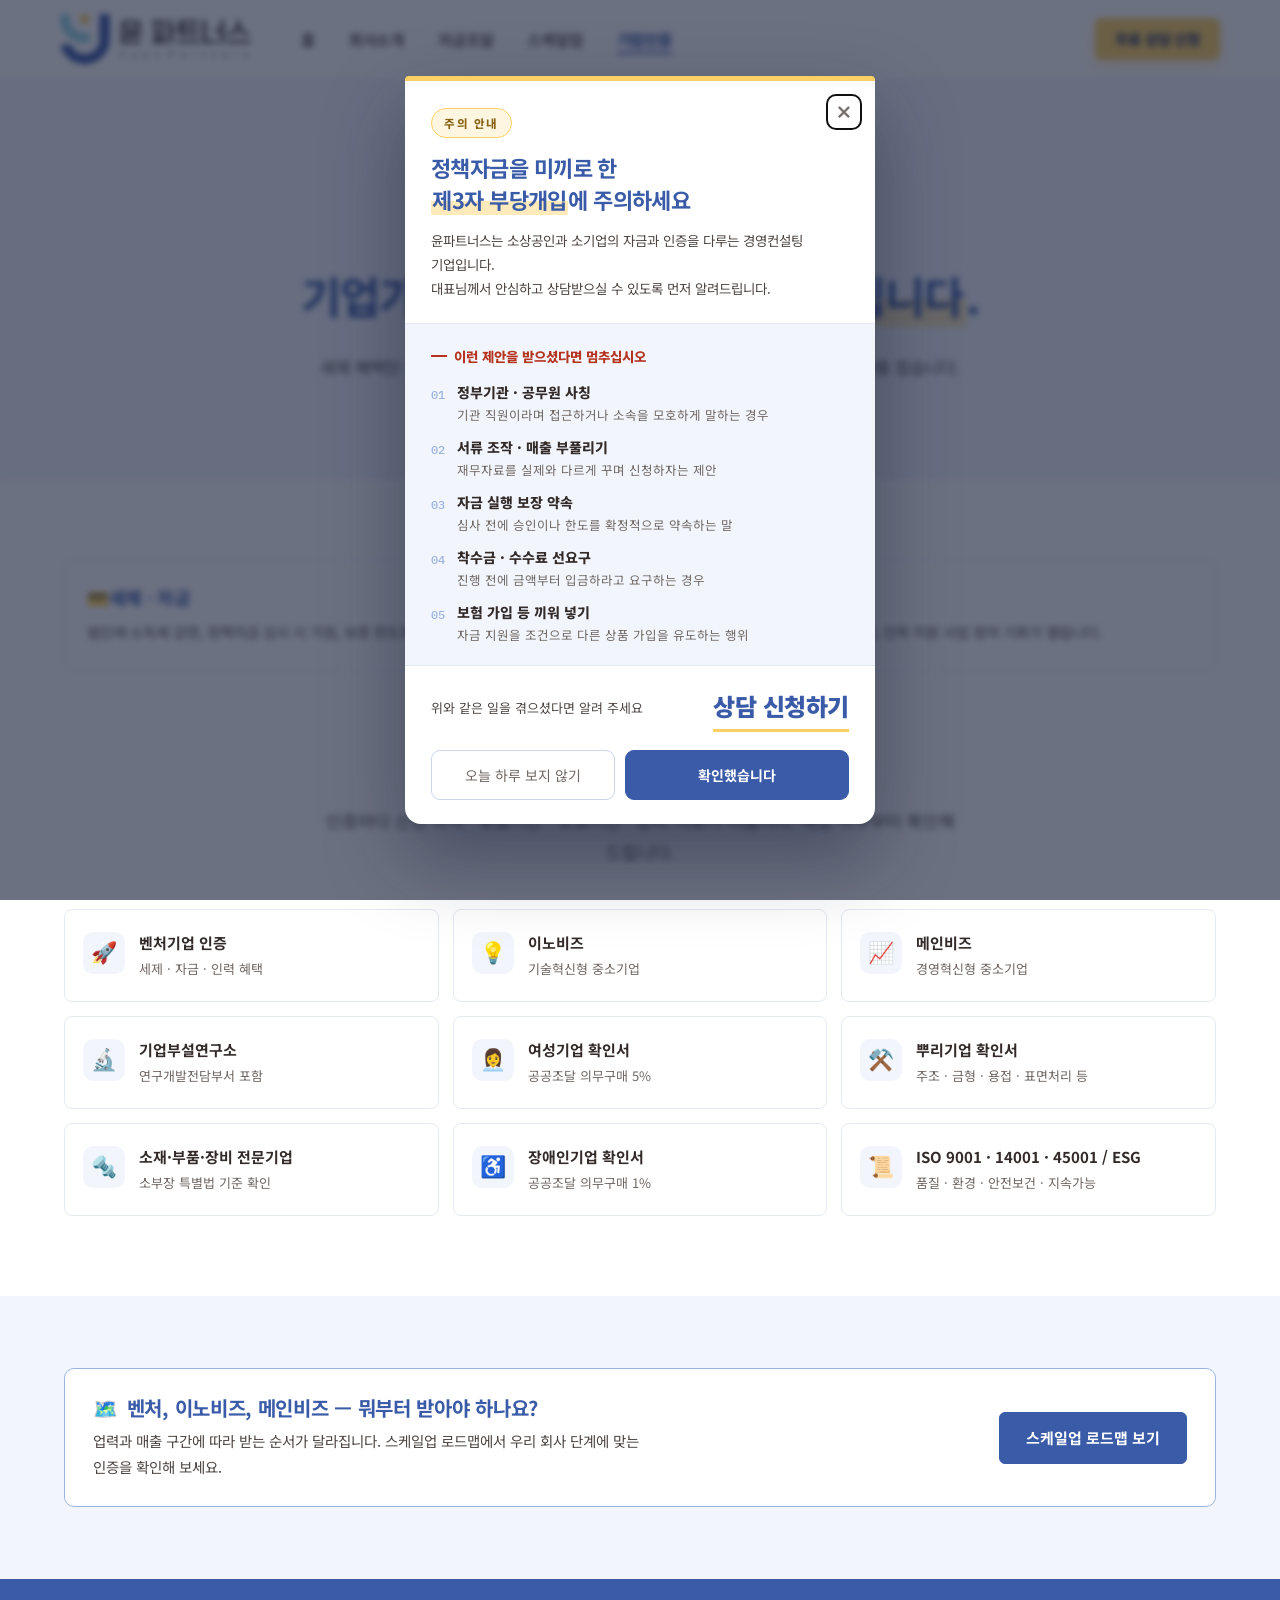
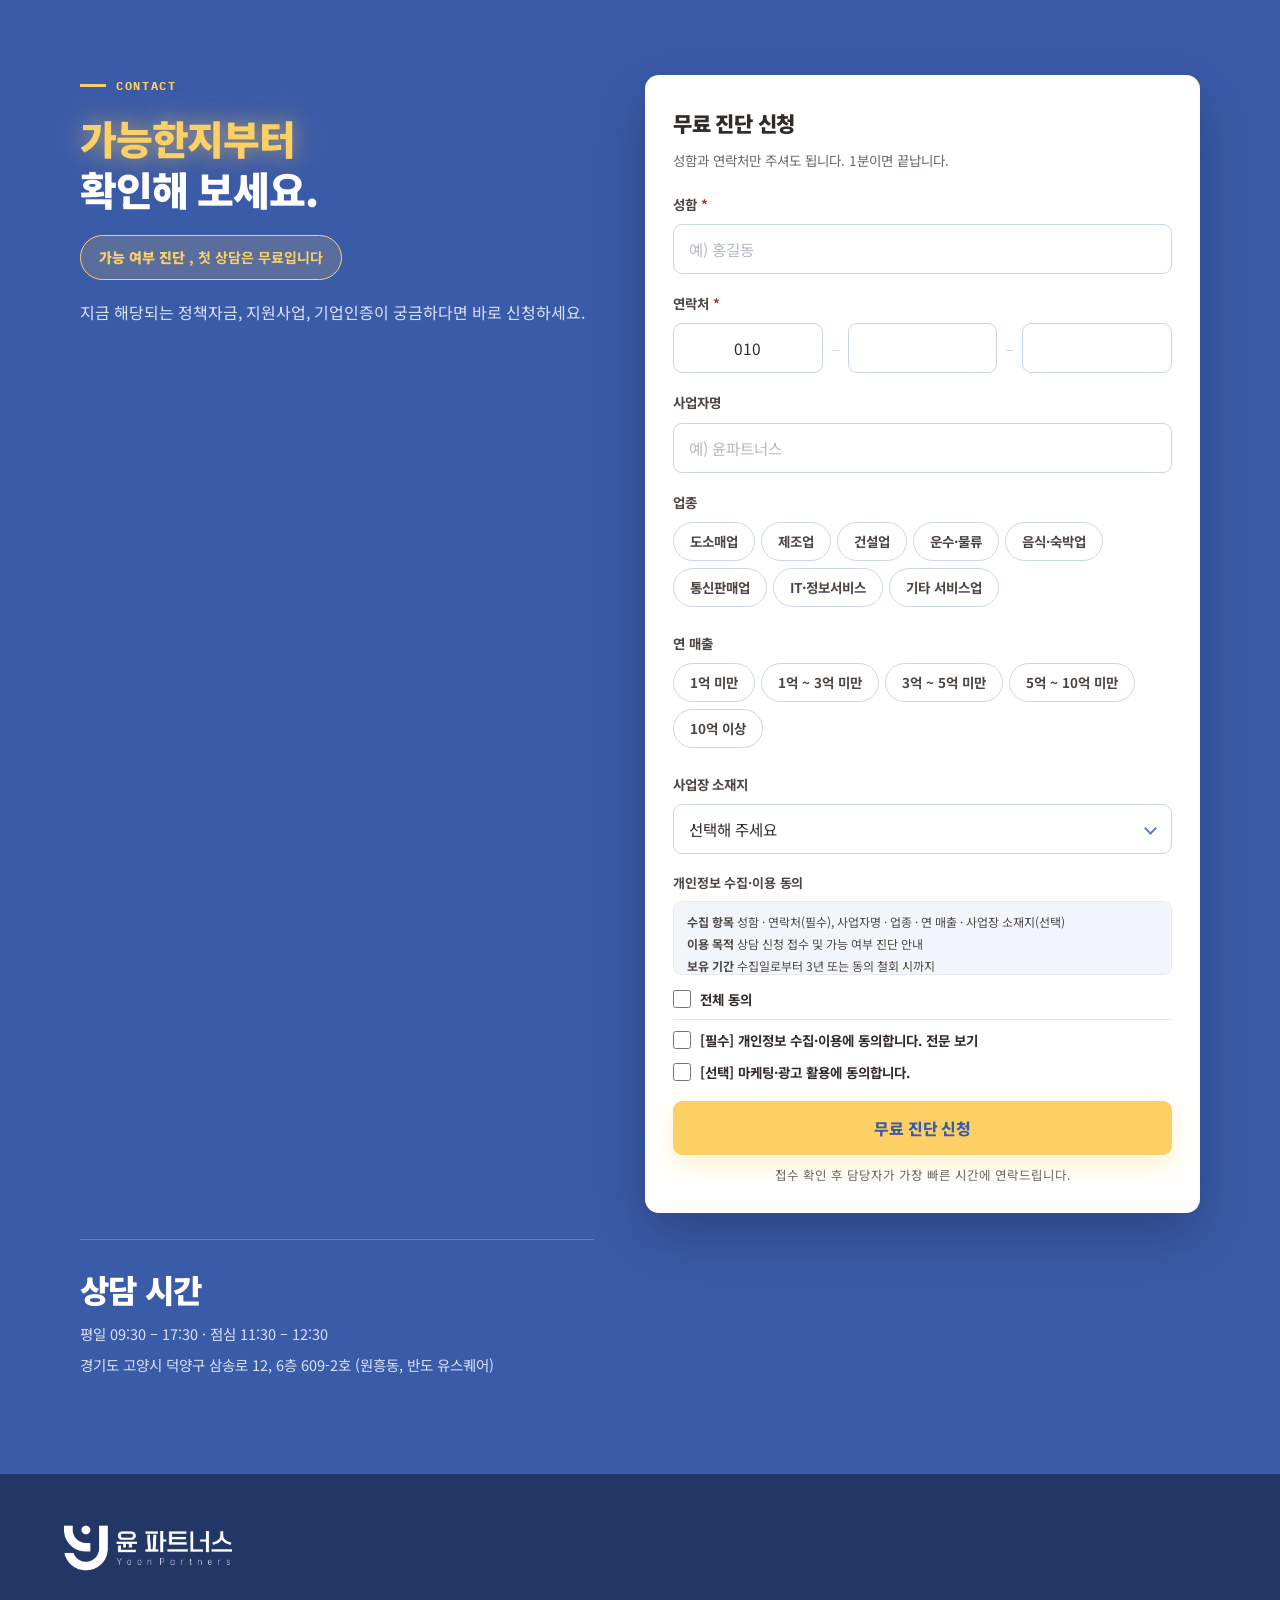
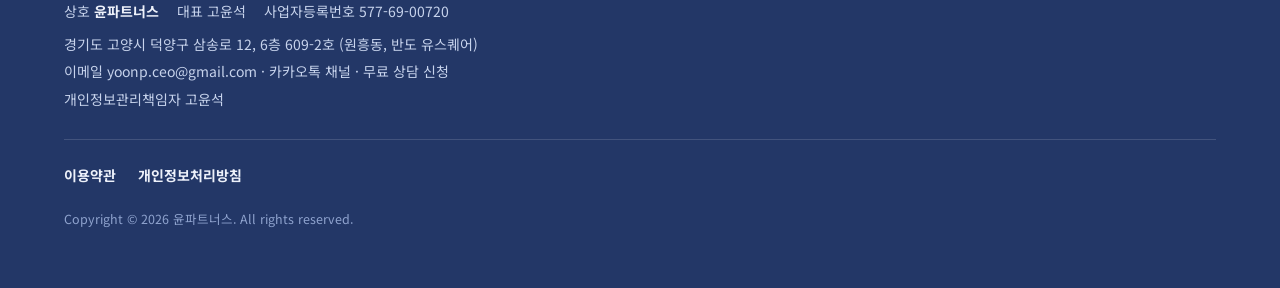
<file: certification.html>
<!doctype html>
<html lang="ko">
<head>
<meta charset="utf-8">
<meta name="viewport" content="width=device-width,initial-scale=1,viewport-fit=cover">
<title>기업인증 9종 — 벤처·이노비즈·메인비즈 | 윤파트너스</title>
<meta name="description" content="벤처기업·이노비즈·메인비즈·기업부설연구소 등 기업인증 9종. 세금 감면과 정부지원 가점이 되는 인증부터 순서대로 안내합니다.">
<link rel="canonical" href="https://www.yoon-partners.co.kr/certification.html">
<meta name="robots" content="index,follow,max-image-preview:large">
<meta property="og:type" content="website">
<meta property="og:locale" content="ko_KR">
<meta property="og:site_name" content="윤파트너스">
<meta property="og:url" content="https://www.yoon-partners.co.kr/certification.html">
<meta property="og:title" content="기업인증 9종 — 벤처·이노비즈·메인비즈 | 윤파트너스">
<meta property="og:description" content="벤처기업·이노비즈·메인비즈·기업부설연구소 등 기업인증 9종. 세금 감면과 정부지원 가점이 되는 인증부터 순서대로 안내합니다.">
<meta property="og:image" content="https://www.yoon-partners.co.kr/images/1_%EB%B8%8C%EB%9E%9C%EB%93%9C/OG_%EA%B3%B5%EC%9C%A0%EC%9D%B4%EB%AF%B8%EC%A7%80_1200x630.png">
<meta property="og:image:width" content="1200">
<meta property="og:image:height" content="630">
<meta property="og:image:alt" content="윤파트너스 — 소상공인·소기업 정책자금 컨설팅">
<meta name="twitter:card" content="summary_large_image">
<meta name="twitter:title" content="기업인증 9종 — 벤처·이노비즈·메인비즈 | 윤파트너스">
<meta name="twitter:description" content="벤처기업·이노비즈·메인비즈·기업부설연구소 등 기업인증 9종. 세금 감면과 정부지원 가점이 되는 인증부터 순서대로 안내합니다.">
<meta name="twitter:image" content="https://www.yoon-partners.co.kr/images/1_%EB%B8%8C%EB%9E%9C%EB%93%9C/OG_%EA%B3%B5%EC%9C%A0%EC%9D%B4%EB%AF%B8%EC%A7%80_1200x630.png">
<meta name="theme-color" content="#172342">
<link rel="icon" href="/images/1_브랜드/파비콘_512.png">
<link rel="apple-touch-icon" href="/images/1_브랜드/파비콘_512.png">
<link rel="preconnect" href="https://fonts.googleapis.com">
<link rel="preconnect" href="https://fonts.gstatic.com" crossorigin>
<link rel="stylesheet" href="https://fonts.googleapis.com/css2?family=Gothic+A1:wght@700;900&family=Noto+Sans+KR:wght@400;500;700;900&family=Nanum+Brush+Script&family=IBM+Plex+Mono:wght@400;500&display=swap">
<link rel="stylesheet" href="/assets/site.css">
<script type="application/ld+json">{"@context":"https://schema.org","@graph":[{"@type":"ProfessionalService","@id":"https://www.yoon-partners.co.kr/#org","name":"윤파트너스","alternateName":"YOON PARTNERS","url":"https://www.yoon-partners.co.kr/","logo":"https://www.yoon-partners.co.kr/images/1_%EB%B8%8C%EB%9E%9C%EB%93%9C/YOON_PARTNERS.png","image":"https://www.yoon-partners.co.kr/images/1_%EB%B8%8C%EB%9E%9C%EB%93%9C/OG_%EA%B3%B5%EC%9C%A0%EC%9D%B4%EB%AF%B8%EC%A7%80_1200x630.png","description":"소상공인·소기업 전문 정책자금·정부지원사업·기업인증 컨설팅","founder":{"@type":"Person","name":"고윤석"},"address":{"@type":"PostalAddress","streetAddress":"삼송로 12, 6층 609-2호","addressLocality":"고양시 덕양구","addressRegion":"경기도","addressCountry":"KR"},"areaServed":{"@type":"Country","name":"대한민국"},"knowsAbout":["정책자금","정부지원사업","기업인증","사업계획서","자금조달","소상공인","소기업","경영 컨설팅"],"email":"yoonp.ceo@gmail.com","sameAs":["https://pf.kakao.com/_vpSvX"]},{"@type":"WebSite","@id":"https://www.yoon-partners.co.kr/#web","url":"https://www.yoon-partners.co.kr/","name":"윤파트너스","inLanguage":"ko-KR","publisher":{"@id":"https://www.yoon-partners.co.kr/#org"}},{"@type":"BreadcrumbList","@id":"https://www.yoon-partners.co.kr/certification.html#crumb","itemListElement":[{"@type":"ListItem","position":1,"name":"홈","item":"https://www.yoon-partners.co.kr/"},{"@type":"ListItem","position":2,"name":"기업인증","item":"https://www.yoon-partners.co.kr/certification.html"}]},{"@type":"WebPage","@id":"https://www.yoon-partners.co.kr/certification.html#page","url":"https://www.yoon-partners.co.kr/certification.html","name":"기업인증 9종 — 벤처·이노비즈·메인비즈 | 윤파트너스","description":"벤처기업·이노비즈·메인비즈·기업부설연구소 등 기업인증 9종. 세금 감면과 정부지원 가점이 되는 인증부터 순서대로 안내합니다.","inLanguage":"ko-KR","isPartOf":{"@id":"https://www.yoon-partners.co.kr/#web"},"about":{"@id":"https://www.yoon-partners.co.kr/#org"},"breadcrumb":{"@id":"https://www.yoon-partners.co.kr/certification.html#crumb"}}]}</script>
</head>
<body>
<a class="vb-skip" href="#main">본문으로 건너뛰기</a>
<header class="vb-hd" id="vbHd">
  <div class="vb-hd-in">
    <a class="vb-logo" href="/index.html"><img src="/images/1_브랜드/YOON_PARTNERS.png" alt="윤파트너스" width="519" height="160"></a>
    <nav class="vb-nav" aria-label="주요 메뉴">
      <a href="/index.html">홈</a>
      <a href="/about.html">회사소개</a>
      <a href="/funding.html">자금조달</a>
      <a href="/scaleup.html">스케일업</a>
      <a href="/certification.html" aria-current="page">기업인증</a>
    </nav>
    <div class="vb-hd-cta">
      <a class="vb-hd-btn" href="#apply">무료 상담 신청</a>
    </div>
    <button class="vb-burger" type="button" id="vbBurger" aria-expanded="false" aria-label="메뉴 열기"><span></span></button>
  </div>
</header>

<main id="main">
<section class="vbsec" doz_type="section">
<div class="vbcontainer">
<!-- ══════════════════════════════════════════════════════════════
     윤파트너스 — 공통 보정 (모바일 여백 · 신청 바로가기 · 상단 디자인)
     아임웹에는 모바일 전용 여백 설정이 없어서, 이 조각으로 대신합니다.
     페이지마다 코드 위젯 하나에 한 번만 넣으면 그 페이지 전체에 적용됩니다.
     ══════════════════════════════════════════════════════════════ -->
<div class="vb-mobile-pad" aria-hidden="true"></div>
<style>
  .vb-mobile-pad{display:block;width:100%;height:0;overflow:hidden}
</style>

<script>
/* ── 모바일에서 섹션 상하 여백을 비율로 줄입니다 ──
   여백을 0 으로 둔 섹션(상단 띠 등)은 그대로 0 으로 둡니다. */
(function () {
  var MAP = null;
  function read() {
    MAP = [].slice.call(document.querySelectorAll('[doz_type="section"]')).map(function (s) {
      if (s.dataset.vbpt === undefined) {
        s.dataset.vbpt = String(parseFloat(s.style.paddingTop) || 0);
        s.dataset.vbpb = String(parseFloat(s.style.paddingBottom) || 0);
      }
      return { el: s, t: +s.dataset.vbpt, b: +s.dataset.vbpb };
    });
  }
  function apply() {
    read();
    var w = window.innerWidth;
    var m = w <= 400 ? 0.58 : (w <= 767 ? 0.70 : 0);
    MAP.forEach(function (o) {
      if (!m) {
        o.el.style.removeProperty('padding-top');
        o.el.style.removeProperty('padding-bottom');
        if (o.t) o.el.style.paddingTop = o.t + 'px';
        if (o.b) o.el.style.paddingBottom = o.b + 'px';
        return;
      }
      o.el.style.setProperty('padding-top', Math.round(o.t * m) + 'px', 'important');
      o.el.style.setProperty('padding-bottom', Math.round(o.b * m) + 'px', 'important');
    });
  }
  apply();
  window.addEventListener('resize', apply);
  window.addEventListener('load', apply);
  setTimeout(apply, 500);
  setTimeout(apply, 1500);
})();
</script>

<script>
/* ── 페이지 안의 "#apply" 링크를 신청 폼으로 보냅니다 ──
   아임웹에는 앵커(#apply)가 없어서, 스크립트가 신청 섹션을 찾아 부드럽게 내려줍니다.
   아임웹이 window.scrollTo 의 smooth 옵션을 무시하므로 직접 한 칸씩 움직입니다. */
(function () {
  function sectionOf(el) {
    return el ? (el.closest('[doz_type="section"]') || el) : null;
  }
  function target(hash) {
    if (hash === '#selfcheck') {
      return sectionOf(document.getElementById('selfcheck')
        || document.querySelector('.vbw .ck, .vbw .chk'));
    }
    return sectionOf(document.getElementById('vbFormSlot')
      || document.querySelector('.form-widget'));
  }
  function glide(to) {
    var from = window.pageYOffset || document.documentElement.scrollTop || 0;
    var dist = to - from;
    if (Math.abs(dist) < 2) return;
    var dur = Math.min(900, Math.max(360, Math.abs(dist) * 0.55));
    var t0 = Date.now();
    var timer = setInterval(function () {
      var p = Math.min(1, (Date.now() - t0) / dur);
      var e = p < 0.5 ? 4 * p * p * p : 1 - Math.pow(-2 * p + 2, 3) / 2;
      window.scrollTo(0, Math.round(from + dist * e));
      if (p >= 1) clearInterval(timer);
    }, 16);
  }
  var HASH = { '#apply': 1, '#selfcheck': 1 };
  document.addEventListener('click', function (e) {
    var a = e.target && e.target.closest && e.target.closest('a[href]');
    if (!a) return;
    var h = a.getAttribute('href') || '';
    if (h.charAt(0) !== '#' || !HASH[h]) return;
    var t = target(h);
    if (!t) return;
    e.preventDefault();
    var top = t.getBoundingClientRect().top + (window.pageYOffset || document.documentElement.scrollTop || 0);
    glide(Math.max(0, top - 80));
  }, true);
})();
</script>

<style>
/* ══════ 상단(헤더) 디자인 — 초안에 맞춤 ══════
   아임웹 기본 상단을 그대로 두고 모양만 입힙니다.
   기본 헤더와 스크롤 시 따라오는 고정 헤더에 동시에 적용됩니다. */
#doz_header_wrap{--vbn:#3A5BA8;--vbg:#FCD065;--vbi:#4D4643}

@media (min-width:768px){
  #inline_header_normal{height:78px!important}
  #doz_header_wrap [data-widget-type="inline_logo"] img{width:190px!important;height:auto!important}
  #inline_header_fixed [data-widget-type="inline_logo"] img{width:168px!important}
}

/* 메뉴 — 호버하면 골드 밑줄, 지금 보는 페이지는 네이비 밑줄 */
#doz_header_wrap ._inline_menu_container li>a{
  font-size:15.5px!important;font-weight:600!important;color:var(--vbi)!important;
  padding:0 17px!important;position:relative!important;letter-spacing:-.012em!important}
#doz_header_wrap ._inline_menu_container li>a::after{
  content:"";position:absolute;left:17px;right:17px;bottom:5px;height:2px;
  background:var(--vbg);transform:scaleX(0);transform-origin:left;
  transition:transform .22s ease}
#doz_header_wrap ._inline_menu_container li>a:hover{color:var(--vbn)!important}
#doz_header_wrap ._inline_menu_container li>a:hover::after{transform:scaleX(1)}
#doz_header_wrap ._inline_menu_container li.vb-on>a{color:var(--vbn)!important;font-weight:800!important}
#doz_header_wrap ._inline_menu_container li.vb-on>a::after{background:var(--vbn);transform:scaleX(1)}

/* 전화번호 + 무료상담 버튼 */
#doz_header_wrap [data-widget-type="inline_button"]{
  display:flex!important;align-items:center!important;justify-content:flex-end!important;gap:18px!important}
#doz_header_wrap a.vb-tel{
  display:inline-flex!important;align-items:baseline!important;gap:6px!important;
  font-weight:900!important;font-size:18.5px!important;color:var(--vbn)!important;
  letter-spacing:-.02em!important;white-space:nowrap!important;background:none!important;
  height:auto!important;padding:0!important;box-shadow:none!important;border:0!important}
#doz_header_wrap a.vb-tel small{font-size:10.5px;font-weight:800;color:#9BB3DF;letter-spacing:.1em}
#doz_header_wrap [data-widget-type="inline_button"] a:not(.vb-tel){
  background:var(--vbg)!important;background-color:var(--vbg)!important;color:var(--vbn)!important;
  border:0!important;border-radius:6px!important;height:42px!important;padding:0 20px!important;
  font-size:14.5px!important;font-weight:800!important;display:inline-flex!important;
  align-items:center!important;justify-content:center!important;letter-spacing:-.01em!important;
  box-shadow:0 6px 16px rgba(252,208,101,.28)!important;
  transition:background-color .18s ease,box-shadow .18s ease!important}
#doz_header_wrap [data-widget-type="inline_button"] a:not(.vb-tel):hover{
  background-color:#EFBB3F!important;box-shadow:0 8px 20px rgba(252,208,101,.38)!important}
@media (max-width:1180px){#doz_header_wrap a.vb-tel{display:none!important}}
</style>

<script>
/* ── 상단 보정 : 무료상담 버튼 링크 · 현재 메뉴 표시 · 전화번호 ──
   기본 헤더와 고정 헤더를 한 번에 처리합니다.
   아임웹에서 버튼 링크를 따로 고치지 않으셔도 됩니다. */
(function () {
  function fix() {
    var hdr = document.getElementById('doz_header_wrap');
    if (!hdr) return;

    /* 1. 무료상담 버튼 → 신청 폼 */
    var btns = hdr.querySelectorAll('[data-widget-type="inline_button"] a');
    Array.prototype.forEach.call(btns, function (a) {
      if (a.className && a.className.indexOf('vb-tel') > -1) return;
      var t = (a.textContent || '').replace(/\s/g, '');
      if (/상담|신청|문의/.test(t) && a.getAttribute('href') !== '#apply') {
        a.setAttribute('href', '#apply');
      }
    });

    /* 2. 지금 보는 페이지 메뉴에 표시 */
    var path = location.pathname.replace(/\/+$/, '');
    if (path === '') path = '/30';
    var lis = hdr.querySelectorAll('._inline_menu_container li');
    Array.prototype.forEach.call(lis, function (li) {
      var a = li.querySelector('a');
      if (!a) return;
      var h = (a.getAttribute('href') || '').split('?')[0].replace(/#.*$/, '').replace(/\/+$/, '');
      if (h && h === path) li.classList.add('vb-on');
    });

  }
  fix();
  window.addEventListener('load', fix);
  setTimeout(fix, 600);
  setTimeout(fix, 1800);
})();
</script>

</div>
</section>
<section class="vbsec" doz_type="section">
<!-- ══════════════════════════════════════════════════════════════
     윤파트너스 — 기업인증 — 상단 제목
     깃허브 : 99_UPLOAD/_조립.py 가 이 파일을 읽어 사이트에 넣습니다
     기업인증 1 — 섹션 배경·여백 설정하지 마세요(여백 0)
     ══════════════════════════════════════════════════════════════ -->
<link rel="preconnect" href="https://fonts.googleapis.com">
<link rel="preconnect" href="https://fonts.gstatic.com" crossorigin>
<link rel="stylesheet" href="https://fonts.googleapis.com/css2?family=Gothic+A1:wght@700;900&family=Noto+Sans+KR:wght@400;500;700;900&family=Nanum+Brush+Script&family=IBM+Plex+Mono:wght@400;500&display=swap">
<style>
  .vbw,.vbw *{box-sizing:border-box}
  .vbw{font-family:var(--sans);color:var(--ink);font-size:16px;line-height:1.8;word-break:keep-all;
    -webkit-font-smoothing:antialiased}
  .vbw h2,.vbw h3{margin:0;font-family:var(--display);letter-spacing:-.015em;line-height:1.3}
  .vbw p{margin:0}
  .vbw img{max-width:100%}
  .vbw button{font-family:inherit}
  .vbw a{text-decoration:none}

:root{
    color-scheme:light;
    /* 윤파트너스 브랜드 컬러 — 로고에서 뽑았습니다
       인디고 #3A5BA8 (메인) · 스카이 #98D5E7 (보조) · 옐로 #FCD065 (강조) · 먹 #332B29 (글자) */
    --navy:#3A5BA8; --navy-900:#233767; --navy-700:#2E4885; --navy-500:#5D7CC4;
    --navy-300:#9BB3DF; --navy-100:#DFE8F7; --navy-50:#F2F6FC;
    --sky:#98D5E7; --sky-100:#E4F3F8;
    --gold:#FCD065; --gold-800:#8A6412; --gold-100:#FEF6E1;
    --ink:#332B29; --ink-2:#4D4643; --muted:#6F6763;
    --line:#E5E9F3; --line-2:#CBD5EA; --white:#FFFFFF;
    --display:"Presentation","프리젠테이션","Pretendard Variable","Pretendard","Noto Sans KR","Gothic A1",sans-serif;
    --sans:"Pretendard Variable","Pretendard","Noto Sans KR",-apple-system,"Malgun Gothic",sans-serif;
    --mono:"IBM Plex Mono",ui-monospace,Consolas,monospace;
    --hd:74px; --bar:60px;
  }
  .vbw .wrap{max-width:1200px;margin:0 auto;padding:0 24px}
  .vbw .narrow{max-width:900px}
  .vbw .eyebrow{font-size:12px;font-weight:700;letter-spacing:.14em;text-transform:uppercase;color:var(--navy-500);display:flex;align-items:center;gap:10px}
  .vbw .eyebrow::before{content:"";width:26px;height:3px;background:var(--gold);flex:none}
  .vbw .sec-h{font-size:clamp(22px,3.2vw,30px);color:var(--navy);margin:12px 0 10px}
  .vbw .sec-p{font-size:17px;line-height:1.8;color:var(--ink-2);max-width:680px}
  @media (max-width:720px){
    .vbw .sec-p br{display:none}
  }
  .vbw .sec-head{margin-bottom:42px}
  .vbw .btn{display:inline-flex;align-items:center;justify-content:center;height:52px;padding:0 26px;border-radius:6px;font-weight:700;font-size:15px;border:1.5px solid transparent;cursor:pointer;font-family:var(--sans)}
  .vbw .btn-gold{background:var(--gold);color:var(--ink);border-color:var(--gold)}
  .vbw .btn-gold:hover{background:#EFBB3F}
  .vbw .btn-navy{background:var(--navy);color:#fff;border-color:var(--navy)}
  .vbw .btn-navy:hover{background:var(--navy-700)}
  .vbw .btn-ghost{border-color:var(--navy);color:var(--navy);background:transparent}
  .vbw .btn-ghost:hover{background:var(--navy-50)}
  .vbw .btn-block{width:100%;height:56px}
  .vbw .hd .btn{height:42px;padding:0 18px;font-size:14px}
  .vbw .hero .btn-gold{box-shadow:0 12px 32px rgba(252,208,101,.3)}
  .vbw .hero .btn-ghost{border-color:rgba(255,255,255,.55);color:#fff;background:rgba(255,255,255,.06)}
  .vbw .hero .btn-ghost:hover{background:rgba(255,255,255,.15);border-color:#fff}
  .vbw .subhero{background:var(--navy-50);border-bottom:1px solid var(--line);padding:56px 0 60px}
  .vbw .subhero h1{font-size:clamp(28px,4.4vw,44px);color:var(--navy);margin:14px 0 0;letter-spacing:-.02em}
  .vbw .subhero p{margin-top:18px;font-size:16.5px;color:var(--ink-2);max-width:660px;line-height:1.78}
  .vbw .sec-h b, .vbw .subhero h1 b, .vbw .at-h b, .vbw .target h2 b, .vbw .poptop h2 b{font-weight:inherit;
    background-image:linear-gradient(transparent 56%,rgba(252,208,101,.45) 56%);
    padding:0 .06em;border-radius:2px}
  @media (prefers-reduced-motion:reduce){
    .vbw .btn:active, .vbw .tile:active, .vbw .card:active{transform:none}
  }
  .vbw .at-h .emo{margin-right:9px}
  .vbw .chkres .btn{opacity:.55;transition:opacity .25s ease}
  .vbw .chkres.on .btn{opacity:1}
  .vbw .midcta .wrap{display:flex;gap:28px;align-items:center;justify-content:center;flex-wrap:wrap;text-align:center}
  @media (max-width:720px){
    .vbw .midcta .wrap{flex-direction:column;gap:20px}
  }
  .vbw .tile.inst .ilogo .emo{font-size:30px;line-height:1}
  .vbw .c4gap .btn-gold{box-shadow:0 10px 28px rgba(252,208,101,.26)}
  .vbw .hero .eyebrow{justify-content:center}
  .vbw .subhero{text-align:center}
  .vbw .subhero .eyebrow{justify-content:center}
  .vbw .subhero p{margin-left:auto;margin-right:auto}
  .vbw .sec-head{text-align:center}
  .vbw .sec-head .eyebrow{justify-content:center}
  .vbw .sec-p{margin-left:auto;margin-right:auto}
  .vbw .center-btn{text-align:center}
  .vbw .emo{font-family:"Apple Color Emoji","Segoe UI Emoji","Noto Color Emoji","Twemoji Mozilla",sans-serif;
       font-style:normal;line-height:1;display:inline-block}
  .vbw .stage h3 .emo, .vbw .simb h3 .emo, .vbw .sec-h .emo{margin-right:9px}
  .vbw section, .vbw .subhero{scroll-margin-top:calc(var(--hd) + 10px)}
  .vbw .card, .vbw .tile, .vbw .plate, .vbw .btn, .vbw .hd nav a, .vbw .foot-links a, .vbw summary, .vbw .chips button{transition:border-color .18s ease,background-color .18s ease,color .18s ease}
  @media (max-width:720px){
    .vbw .wrap{padding:0 20px}
    .vbw .hd .tel, .vbw .hd .btn{display:none}
    .vbw .subhero{padding:38px 0 42px}
    .vbw .sec-head{margin-bottom:28px}
  }

  /* ── 호스팅 사이트 기본 스타일에 덮이지 않도록 하는 방어 규칙 ── */
  .vbw a{color:inherit}
  .vbw a.btn,.vbw a.btn:visited,.vbw a.btn:hover{text-decoration:none}
  .vbw a.btn,.vbw button.btn{
    display:inline-flex!important;align-items:center!important;justify-content:center!important;
    height:52px!important;padding:0 26px!important;border-radius:6px!important;
    font-weight:700!important;font-size:15px!important;border:1.5px solid transparent!important;
    font-family:var(--sans)!important;line-height:1!important;width:auto!important}
  .vbw a.btn-block,.vbw button.btn-block{width:100%!important}
  .vbw a.btn-gold,.vbw button.btn-gold{
    background:var(--gold)!important;background-color:var(--gold)!important;
    color:var(--ink)!important;border-color:var(--gold)!important}
  .vbw a.btn-gold:hover,.vbw button.btn-gold:hover{background-color:#EFBB3F!important}
  .vbw a.btn-navy,.vbw button.btn-navy{
    background-color:var(--navy)!important;color:#fff!important;border-color:var(--navy)!important}
  .vbw a.btn-navy:hover,.vbw button.btn-navy:hover{background-color:var(--navy-700)!important}
  .vbw a.btn-ghost,.vbw button.btn-ghost{
    background-color:transparent!important;color:var(--navy)!important;border-color:var(--line-2)!important}
  .vbw .c2chips button,.vbw .ck{background-color:#fff!important}
  .vbw .c2chips button.on{background-color:var(--navy)!important;color:#fff!important}
  .vbw .ck[aria-pressed="true"]{background-color:var(--navy-50)!important}

  /* -- 좌우 끝까지 꽉 차는 상단 띠 -- */
  .vbw .subhero{width:100vw!important;max-width:100vw!important;
    margin-left:calc(50% - 50vw)!important;margin-right:calc(50% - 50vw)!important;
    padding:62px 24px 66px!important}
  .vbw .subhero .wrap{max-width:1120px;margin:0 auto;padding:0;text-align:center}
  .vbw .subhero p{margin-left:auto;margin-right:auto}
  @media (max-width:720px){.vbw .subhero{padding:44px 20px 46px!important}}

</style>

<div class="vbw">
<div class="subhero">
      <div class="wrap">
      <div class="eyebrow">Certification</div>
      <h1>인증은 <b>세금을 줄이고</b>,<br>기업가치와 정부지원 가점을 <b>올립니다</b>.</h1>
      <p>세제 혜택만 보고 받는 게 아니라, 다음 단계의 자금과 지원사업까지 계산해서 순서를 잡습니다. 9개 분야를 전부 다룹니다.</p>
    
      </div>
    </div>
</div>

<script>
(function () {
  /* 좌우 끝까지 꽉 차는 띠 — 스크롤바 폭 때문에 100vw 가 어긋나는 것을 바로잡습니다 */
  var SEL = '.vbw .subhero';
  var vbLastW = -1;
  function vbBleed() {
    var list = document.querySelectorAll(SEL);
    if (!list.length) return;
    var nowW = document.documentElement.clientWidth;
    if (nowW === vbLastW) return;
    vbLastW = nowW;
    for (var i = 0; i < list.length; i++) {
      var el = list[i];
      el.style.setProperty('width', 'auto', 'important');
      el.style.setProperty('max-width', 'none', 'important');
      el.style.setProperty('margin-left', '0', 'important');
      el.style.setProperty('margin-right', '0', 'important');
      var cw = document.documentElement.clientWidth;
      var left = el.getBoundingClientRect().left;
      el.style.setProperty('width', cw + 'px', 'important');
      el.style.setProperty('max-width', cw + 'px', 'important');
      el.style.setProperty('margin-left', (-left) + 'px', 'important');
    }
  }
  vbBleed();
  window.addEventListener('resize', function () { vbLastW = -1; vbBleed(); });
  window.addEventListener('load', function () { vbLastW = -1; vbBleed(); });
  /* 세로 스크롤바가 뒤늦게 생기면 화면 폭이 달라집니다. 10초 동안 지켜보다 달라지면 다시 맞춥니다. */
  var vbN = 0, vbPoll = setInterval(function () { vbBleed(); if (++vbN > 25) clearInterval(vbPoll); }, 400);
})();
</script>

</section>
<section class="vbsec" doz_type="section" style="background:#FFFFFF;padding-top:80px;padding-bottom:80px;">
<div class="vbcontainer">
<!-- ══════════════════════════════════════════════════════════════
     윤파트너스 — 인증 혜택 2카드 + 취급 인증 9종
     깃허브 : 99_UPLOAD/_조립.py 가 이 파일을 읽어 사이트에 넣습니다
     기업인증 2 — 배경 흰색 / 상하 여백 80px
     ══════════════════════════════════════════════════════════════ -->
<link rel="preconnect" href="https://fonts.googleapis.com">
<link rel="preconnect" href="https://fonts.gstatic.com" crossorigin>
<link rel="stylesheet" href="https://fonts.googleapis.com/css2?family=Gothic+A1:wght@700;900&family=Noto+Sans+KR:wght@400;500;700;900&family=Nanum+Brush+Script&family=IBM+Plex+Mono:wght@400;500&display=swap">
<style>
  .vbw,.vbw *{box-sizing:border-box}
  .vbw{font-family:var(--sans);color:var(--ink);font-size:16px;line-height:1.8;word-break:keep-all;
    -webkit-font-smoothing:antialiased}
  .vbw h2,.vbw h3{margin:0;font-family:var(--display);letter-spacing:-.015em;line-height:1.3}
  .vbw p{margin:0}
  .vbw img{max-width:100%}
  .vbw button{font-family:inherit}
  .vbw a{text-decoration:none}

:root{
    color-scheme:light;
    /* 윤파트너스 브랜드 컬러 — 로고에서 뽑았습니다
       인디고 #3A5BA8 (메인) · 스카이 #98D5E7 (보조) · 옐로 #FCD065 (강조) · 먹 #332B29 (글자) */
    --navy:#3A5BA8; --navy-900:#233767; --navy-700:#2E4885; --navy-500:#5D7CC4;
    --navy-300:#9BB3DF; --navy-100:#DFE8F7; --navy-50:#F2F6FC;
    --sky:#98D5E7; --sky-100:#E4F3F8;
    --gold:#FCD065; --gold-800:#8A6412; --gold-100:#FEF6E1;
    --ink:#332B29; --ink-2:#4D4643; --muted:#6F6763;
    --line:#E5E9F3; --line-2:#CBD5EA; --white:#FFFFFF;
    --display:"Presentation","프리젠테이션","Pretendard Variable","Pretendard","Noto Sans KR","Gothic A1",sans-serif;
    --sans:"Pretendard Variable","Pretendard","Noto Sans KR",-apple-system,"Malgun Gothic",sans-serif;
    --mono:"IBM Plex Mono",ui-monospace,Consolas,monospace;
    --hd:74px; --bar:60px;
  }
  .vbw .wrap{max-width:1200px;margin:0 auto;padding:0 24px}
  .vbw .narrow{max-width:900px}
  .vbw .eyebrow{font-size:12px;font-weight:700;letter-spacing:.14em;text-transform:uppercase;color:var(--navy-500);display:flex;align-items:center;gap:10px}
  .vbw .eyebrow::before{content:"";width:26px;height:3px;background:var(--gold);flex:none}
  .vbw .sec-h{font-size:clamp(22px,3.2vw,30px);color:var(--navy);margin:12px 0 10px}
  .vbw .sec-p{font-size:17px;line-height:1.8;color:var(--ink-2);max-width:680px}
  @media (max-width:720px){
    .vbw .sec-p br{display:none}
  }
  .vbw .sec-head{margin-bottom:42px}
  .vbw .btn{display:inline-flex;align-items:center;justify-content:center;height:52px;padding:0 26px;border-radius:6px;font-weight:700;font-size:15px;border:1.5px solid transparent;cursor:pointer;font-family:var(--sans)}
  .vbw .btn-gold{background:var(--gold);color:var(--ink);border-color:var(--gold)}
  .vbw .btn-gold:hover{background:#EFBB3F}
  .vbw .btn-navy{background:var(--navy);color:#fff;border-color:var(--navy)}
  .vbw .btn-navy:hover{background:var(--navy-700)}
  .vbw .btn-ghost{border-color:var(--navy);color:var(--navy);background:transparent}
  .vbw .btn-ghost:hover{background:var(--navy-50)}
  .vbw .btn-block{width:100%;height:56px}
  .vbw .hd .btn{height:42px;padding:0 18px;font-size:14px}
  .vbw .hero .btn-gold{box-shadow:0 12px 32px rgba(252,208,101,.3)}
  .vbw .hero .btn-ghost{border-color:rgba(255,255,255,.55);color:#fff;background:rgba(255,255,255,.06)}
  .vbw .hero .btn-ghost:hover{background:rgba(255,255,255,.15);border-color:#fff}
  .vbw .sec-h b, .vbw .subhero h1 b, .vbw .at-h b, .vbw .target h2 b, .vbw .poptop h2 b{font-weight:inherit;
    background-image:linear-gradient(transparent 56%,rgba(252,208,101,.45) 56%);
    padding:0 .06em;border-radius:2px}
  .vbw .split{display:grid;grid-template-columns:1fr 1fr;gap:20px}
  .vbw .card{background:#fff;border:1px solid var(--line);border-radius:8px;padding:26px 22px}
  .vbw .card .ic{width:44px;height:44px;border:1.5px solid var(--navy);border-radius:8px;display:flex;align-items:center;justify-content:center;margin-bottom:16px}
  .vbw .card h3{font-size:18px;color:var(--navy)}
  .vbw .card .cd{font-size:14.5px;color:var(--ink-2);margin-top:10px;line-height:1.75}
  .vbw .card .more{margin-top:16px;font-size:13px;font-weight:700;color:var(--navy);display:inline-flex;gap:5px;align-items:center}
  .vbw .card .ic svg{width:24px;height:24px}
  .vbw .grid3{display:grid;grid-template-columns:repeat(3,1fr);gap:14px}
  .vbw .tile{background:#fff;border:1px solid var(--line);border-radius:8px;padding:22px 18px;display:flex;gap:14px;align-items:flex-start}
  .vbw .tile .tic{width:42px;height:42px;flex:none;border-radius:8px;background:var(--navy-50);display:flex;align-items:center;justify-content:center}
  .vbw .tile .tic svg{width:24px;height:24px}
  .vbw .tile:hover .tic{background:var(--gold-100)}
  .vbw .tile b{display:block;font-size:15px;font-weight:700;color:var(--ink);line-height:1.45}
  .vbw .tile:hover b{color:var(--navy)}
  .vbw .tile small{display:block;font-size:13px;color:var(--muted);font-weight:400;margin-top:5px;line-height:1.55}
  @media (prefers-reduced-motion:reduce){
    .vbw .btn:active, .vbw .tile:active, .vbw .card:active{transform:none}
  }
  .vbw .at-h .emo{margin-right:9px}
  .vbw .chkres .btn{opacity:.55;transition:opacity .25s ease}
  .vbw .chkres.on .btn{opacity:1}
  .vbw .midcta .wrap{display:flex;gap:28px;align-items:center;justify-content:center;flex-wrap:wrap;text-align:center}
  @media (max-width:720px){
    .vbw .midcta .wrap{flex-direction:column;gap:20px}
  }
  .vbw .tile.inst{flex-direction:column;align-items:stretch;gap:0;padding:0;overflow:hidden}
  .vbw .tile.inst .ilogo{display:flex;align-items:center;justify-content:center;height:86px;
    background:#fff;border-bottom:1px solid var(--line);padding:0 18px}
  .vbw .tile.inst .ilogo img{max-height:34px;max-width:100%;width:auto;height:auto;object-fit:contain;display:block}
  .vbw .tile.inst .ilogo .emo{font-size:30px;line-height:1}
  .vbw .tile.inst .itx{display:block;padding:16px 14px 18px;text-align:center}
  .vbw .tile.inst .itx b{font-size:15px}
  .vbw .tile.inst:hover .ilogo{background:var(--navy-50)}
  @media (max-width:720px){
    .vbw .tile.inst .ilogo{height:72px}
    .vbw .tile.inst .ilogo img{max-height:28px}
    .vbw .tile.inst .itx{padding:13px 10px 15px}
    .vbw .tile.inst .itx b{font-size:14px}
  }
  .vbw .c4gap .btn-gold{box-shadow:0 10px 28px rgba(252,208,101,.26)}
  .vbw .hero .eyebrow{justify-content:center}
  .vbw .subhero .eyebrow{justify-content:center}
  .vbw .sec-head{text-align:center}
  .vbw .sec-head .eyebrow{justify-content:center}
  .vbw .sec-p{margin-left:auto;margin-right:auto}
  .vbw .center-btn{text-align:center}
  .vbw .emo{font-family:"Apple Color Emoji","Segoe UI Emoji","Noto Color Emoji","Twemoji Mozilla",sans-serif;
       font-style:normal;line-height:1;display:inline-block}
  .vbw .card .ic{border:none;background:var(--navy-50);font-size:23px;width:48px;height:48px;border-radius:12px}
  .vbw .card:hover .ic{background:var(--gold-100)}
  .vbw .tile .tic{font-size:21px;border-radius:10px}
  .vbw .stage h3 .emo, .vbw .simb h3 .emo, .vbw .sec-h .emo{margin-right:9px}
  .vbw .card, .vbw .tile, .vbw .plate, .vbw .btn, .vbw .hd nav a, .vbw .foot-links a, .vbw summary, .vbw .chips button{transition:border-color .18s ease,background-color .18s ease,color .18s ease}
  .vbw .tile .tic{transition:background-color .18s ease}
  .vbw .card:hover, .vbw .tile:hover{background:var(--navy-50);border-color:var(--navy-300)}
  @media (max-width:1024px){
    .vbw .proc, .vbw .svc, .vbw .grid4, .vbw .split{grid-template-columns:repeat(2,1fr)}
    .vbw .stages, .vbw .grid3{grid-template-columns:repeat(2,1fr)}
  }
  @media (max-width:720px){
    .vbw .wrap{padding:0 20px}
    .vbw .hd .tel, .vbw .hd .btn{display:none}
    .vbw .sec-head{margin-bottom:28px}
    .vbw .stages, .vbw .grid3, .vbw .split{grid-template-columns:1fr}
  }

  /* ── 호스팅 사이트 기본 스타일에 덮이지 않도록 하는 방어 규칙 ── */
  .vbw a{color:inherit}
  .vbw a.btn,.vbw a.btn:visited,.vbw a.btn:hover{text-decoration:none}
  .vbw a.btn,.vbw button.btn{
    display:inline-flex!important;align-items:center!important;justify-content:center!important;
    height:52px!important;padding:0 26px!important;border-radius:6px!important;
    font-weight:700!important;font-size:15px!important;border:1.5px solid transparent!important;
    font-family:var(--sans)!important;line-height:1!important;width:auto!important}
  .vbw a.btn-block,.vbw button.btn-block{width:100%!important}
  .vbw a.btn-gold,.vbw button.btn-gold{
    background:var(--gold)!important;background-color:var(--gold)!important;
    color:var(--ink)!important;border-color:var(--gold)!important}
  .vbw a.btn-gold:hover,.vbw button.btn-gold:hover{background-color:#EFBB3F!important}
  .vbw a.btn-navy,.vbw button.btn-navy{
    background-color:var(--navy)!important;color:#fff!important;border-color:var(--navy)!important}
  .vbw a.btn-navy:hover,.vbw button.btn-navy:hover{background-color:var(--navy-700)!important}
  .vbw a.btn-ghost,.vbw button.btn-ghost{
    background-color:transparent!important;color:var(--navy)!important;border-color:var(--line-2)!important}
  .vbw .c2chips button,.vbw .ck{background-color:#fff!important}
  .vbw .c2chips button.on{background-color:var(--navy)!important;color:#fff!important}
  .vbw .ck[aria-pressed="true"]{background-color:var(--navy-50)!important}

</style>

<div class="vbw">
      <div class="split" style="margin-bottom:52px">
        <div class="card"><h3><span class="emo">💳</span>세제 · 자금</h3><p class="cd">법인세·소득세 감면, 정책자금 심사 시 가점, 보증 한도와 금리 조건이 달라집니다.</p></div>
        <div class="card"><h3><span class="emo">📦</span>판로 · 인력</h3><p class="cd">공공조달 우대, 지원사업 신청 자격, 인력 지원 사업 참여 기회가 열립니다.</p></div>
      </div>

      <div class="sec-head">
        <div class="eyebrow">Certification · 9</div>
        <h2 class="sec-h"><span class="emo">🏅</span>취급 인증 <b>9종</b></h2>
        <p class="sec-p">인증마다 신청 자격 · 유효기간 · 소요기간 · 준비 서류가 다릅니다. 해당 여부부터 확인해 드립니다.</p>
      </div>
      <div class="grid3">
        <a class="tile" href="#apply"><span class="tic"><span class="emo">🚀</span></span><span><b>벤처기업 인증</b><small>세제 · 자금 · 인력 혜택</small></span></a>
        <a class="tile" href="#apply"><span class="tic"><span class="emo">💡</span></span><span><b>이노비즈</b><small>기술혁신형 중소기업</small></span></a>
        <a class="tile" href="#apply"><span class="tic"><span class="emo">📈</span></span><span><b>메인비즈</b><small>경영혁신형 중소기업</small></span></a>
        <a class="tile" href="#apply"><span class="tic"><span class="emo">🔬</span></span><span><b>기업부설연구소</b><small>연구개발전담부서 포함</small></span></a>
        <a class="tile" href="#apply"><span class="tic"><span class="emo">👩‍💼</span></span><span><b>여성기업 확인서</b><small>공공조달 의무구매 5%</small></span></a>
        <a class="tile" href="#apply"><span class="tic"><span class="emo">⚒️</span></span><span><b>뿌리기업 확인서</b><small>주조 · 금형 · 용접 · 표면처리 등</small></span></a>
        <a class="tile" href="#apply"><span class="tic"><span class="emo">🔩</span></span><span><b>소재·부품·장비 전문기업</b><small>소부장 특별법 기준 확인</small></span></a>
        <a class="tile" href="#apply"><span class="tic"><span class="emo">♿</span></span><span><b>장애인기업 확인서</b><small>공공조달 의무구매 1%</small></span></a>
        <a class="tile" href="#apply"><span class="tic"><span class="emo">📜</span></span><span><b>ISO 9001 · 14001 · 45001 / ESG</b><small>품질 · 환경 · 안전보건 · 지속가능</small></span></a>
      </div>
</div>

<script>
(function () {
  /* 스크립트 없음 */
})();
</script>

</div>
</section>
<section class="vbsec" doz_type="section" style="background:#F2F6FC;padding-top:72px;padding-bottom:72px;">
<div class="vbcontainer">
<!-- ══════════════════════════════════════════════════════════════
     윤파트너스 — 인증 순서 안내 띠
     깃허브 : 99_UPLOAD/_조립.py 가 이 파일을 읽어 사이트에 넣습니다
     기업인증 3 — 배경 연한 네이비 #F2F6FC / 상하 여백 72px
     ══════════════════════════════════════════════════════════════ -->
<link rel="preconnect" href="https://fonts.googleapis.com">
<link rel="preconnect" href="https://fonts.gstatic.com" crossorigin>
<link rel="stylesheet" href="https://fonts.googleapis.com/css2?family=Gothic+A1:wght@700;900&family=Noto+Sans+KR:wght@400;500;700;900&family=Nanum+Brush+Script&family=IBM+Plex+Mono:wght@400;500&display=swap">
<style>
  .vbw,.vbw *{box-sizing:border-box}
  .vbw{font-family:var(--sans);color:var(--ink);font-size:16px;line-height:1.8;word-break:keep-all;
    -webkit-font-smoothing:antialiased}
  .vbw h2,.vbw h3{margin:0;font-family:var(--display);letter-spacing:-.015em;line-height:1.3}
  .vbw p{margin:0}
  .vbw img{max-width:100%}
  .vbw button{font-family:inherit}
  .vbw a{text-decoration:none}

:root{
    color-scheme:light;
    /* 윤파트너스 브랜드 컬러 — 로고에서 뽑았습니다
       인디고 #3A5BA8 (메인) · 스카이 #98D5E7 (보조) · 옐로 #FCD065 (강조) · 먹 #332B29 (글자) */
    --navy:#3A5BA8; --navy-900:#233767; --navy-700:#2E4885; --navy-500:#5D7CC4;
    --navy-300:#9BB3DF; --navy-100:#DFE8F7; --navy-50:#F2F6FC;
    --sky:#98D5E7; --sky-100:#E4F3F8;
    --gold:#FCD065; --gold-800:#8A6412; --gold-100:#FEF6E1;
    --ink:#332B29; --ink-2:#4D4643; --muted:#6F6763;
    --line:#E5E9F3; --line-2:#CBD5EA; --white:#FFFFFF;
    --display:"Presentation","프리젠테이션","Pretendard Variable","Pretendard","Noto Sans KR","Gothic A1",sans-serif;
    --sans:"Pretendard Variable","Pretendard","Noto Sans KR",-apple-system,"Malgun Gothic",sans-serif;
    --mono:"IBM Plex Mono",ui-monospace,Consolas,monospace;
    --hd:74px; --bar:60px;
  }
  .vbw .wrap{max-width:1200px;margin:0 auto;padding:0 24px}
  .vbw .narrow{max-width:900px}
  .vbw .eyebrow{font-size:12px;font-weight:700;letter-spacing:.14em;text-transform:uppercase;color:var(--navy-500);display:flex;align-items:center;gap:10px}
  .vbw .eyebrow::before{content:"";width:26px;height:3px;background:var(--gold);flex:none}
  .vbw .sec-h{font-size:clamp(22px,3.2vw,30px);color:var(--navy);margin:12px 0 10px}
  .vbw .sec-p{font-size:17px;line-height:1.8;color:var(--ink-2);max-width:680px}
  @media (max-width:720px){
    .vbw .sec-p br{display:none}
  }
  .vbw .sec-head{margin-bottom:42px}
  .vbw .btn{display:inline-flex;align-items:center;justify-content:center;height:52px;padding:0 26px;border-radius:6px;font-weight:700;font-size:15px;border:1.5px solid transparent;cursor:pointer;font-family:var(--sans)}
  .vbw .btn-gold{background:var(--gold);color:var(--ink);border-color:var(--gold)}
  .vbw .btn-gold:hover{background:#EFBB3F}
  .vbw .btn-navy{background:var(--navy);color:#fff;border-color:var(--navy)}
  .vbw .btn-navy:hover{background:var(--navy-700)}
  .vbw .btn-ghost{border-color:var(--navy);color:var(--navy);background:transparent}
  .vbw .btn-ghost:hover{background:var(--navy-50)}
  .vbw .btn-block{width:100%;height:56px}
  .vbw .hd .btn{height:42px;padding:0 18px;font-size:14px}
  .vbw .hero .btn-gold{box-shadow:0 12px 32px rgba(252,208,101,.3)}
  .vbw .hero .btn-ghost{border-color:rgba(255,255,255,.55);color:#fff;background:rgba(255,255,255,.06)}
  .vbw .hero .btn-ghost:hover{background:rgba(255,255,255,.15);border-color:#fff}
  .vbw .sec-h b, .vbw .subhero h1 b, .vbw .at-h b, .vbw .target h2 b, .vbw .poptop h2 b{font-weight:inherit;
    background-image:linear-gradient(transparent 56%,rgba(252,208,101,.45) 56%);
    padding:0 .06em;border-radius:2px}
  .vbw .simb{border:1px solid var(--navy-300);background:#fff;border-radius:10px;padding:26px 28px;display:flex;gap:24px;align-items:center;justify-content:space-between;flex-wrap:wrap}
  .vbw .simb h3{font-size:20px;color:var(--navy)}
  .vbw .simb p{font-size:14.5px;color:var(--ink-2);margin-top:7px;max-width:560px}
  @media (prefers-reduced-motion:reduce){
    .vbw .btn:active, .vbw .tile:active, .vbw .card:active{transform:none}
  }
  .vbw .at-h .emo{margin-right:9px}
  .vbw .chkres .btn{opacity:.55;transition:opacity .25s ease}
  .vbw .chkres.on .btn{opacity:1}
  .vbw .midcta .wrap{display:flex;gap:28px;align-items:center;justify-content:center;flex-wrap:wrap;text-align:center}
  @media (max-width:720px){
    .vbw .midcta .wrap{flex-direction:column;gap:20px}
  }
  .vbw .tile.inst .ilogo .emo{font-size:30px;line-height:1}
  .vbw .c4gap .btn-gold{box-shadow:0 10px 28px rgba(252,208,101,.26)}
  .vbw .hero .eyebrow{justify-content:center}
  .vbw .subhero .eyebrow{justify-content:center}
  .vbw .sec-head{text-align:center}
  .vbw .sec-head .eyebrow{justify-content:center}
  .vbw .sec-p{margin-left:auto;margin-right:auto}
  .vbw .center-btn{text-align:center}
  .vbw .emo{font-family:"Apple Color Emoji","Segoe UI Emoji","Noto Color Emoji","Twemoji Mozilla",sans-serif;
       font-style:normal;line-height:1;display:inline-block}
  .vbw .stage h3 .emo, .vbw .simb h3 .emo, .vbw .sec-h .emo{margin-right:9px}
  .vbw .card, .vbw .tile, .vbw .plate, .vbw .btn, .vbw .hd nav a, .vbw .foot-links a, .vbw summary, .vbw .chips button{transition:border-color .18s ease,background-color .18s ease,color .18s ease}
  @media (max-width:720px){
    .vbw .wrap{padding:0 20px}
    .vbw .hd .tel, .vbw .hd .btn{display:none}
    .vbw .sec-head{margin-bottom:28px}
    .vbw .simb{padding:22px 20px}
  }

  /* ── 호스팅 사이트 기본 스타일에 덮이지 않도록 하는 방어 규칙 ── */
  .vbw a{color:inherit}
  .vbw a.btn,.vbw a.btn:visited,.vbw a.btn:hover{text-decoration:none}
  .vbw a.btn,.vbw button.btn{
    display:inline-flex!important;align-items:center!important;justify-content:center!important;
    height:52px!important;padding:0 26px!important;border-radius:6px!important;
    font-weight:700!important;font-size:15px!important;border:1.5px solid transparent!important;
    font-family:var(--sans)!important;line-height:1!important;width:auto!important}
  .vbw a.btn-block,.vbw button.btn-block{width:100%!important}
  .vbw a.btn-gold,.vbw button.btn-gold{
    background:var(--gold)!important;background-color:var(--gold)!important;
    color:var(--ink)!important;border-color:var(--gold)!important}
  .vbw a.btn-gold:hover,.vbw button.btn-gold:hover{background-color:#EFBB3F!important}
  .vbw a.btn-navy,.vbw button.btn-navy{
    background-color:var(--navy)!important;color:#fff!important;border-color:var(--navy)!important}
  .vbw a.btn-navy:hover,.vbw button.btn-navy:hover{background-color:var(--navy-700)!important}
  .vbw a.btn-ghost,.vbw button.btn-ghost{
    background-color:transparent!important;color:var(--navy)!important;border-color:var(--line-2)!important}
  .vbw .c2chips button,.vbw .ck{background-color:#fff!important}
  .vbw .c2chips button.on{background-color:var(--navy)!important;color:#fff!important}
  .vbw .ck[aria-pressed="true"]{background-color:var(--navy-50)!important}

</style>

<div class="vbw">
      <div class="simb">
        <div>
          <h3><span class="emo">🗺️</span>벤처, 이노비즈, 메인비즈 — 뭐부터 받아야 하나요?</h3>
          <p>업력과 매출 구간에 따라 받는 순서가 달라집니다. 스케일업 로드맵에서 우리 회사 단계에 맞는 인증을 확인해 보세요.</p>
        </div>
        <a class="btn btn-navy" href="/32">스케일업 로드맵 보기</a>
      </div>
</div>

<script>
(function () {
  /* 스크립트 없음 */
})();
</script>

</div>
</section>
<section class="vbsec" doz_type="section" style="background:#3A5BA8;padding-top:96px;padding-bottom:96px;">
<div class="vbcontainer">
<!-- ══════════════════════════════════════════════════════════════
     윤파트너스 — 신청 안내 문구 + 아임웹 입력폼 (좌우 2단)

     넣는 곳 : 입력폼이 들어 있는 섹션의 "바로 위 섹션"에 코드 위젯으로
     섹션 설정 : 배경 #3A5BA8 / 글자색 흰색 / 상하 여백 96px

     ※ 입력폼 위젯을 이 코드 "바로 아래"에, 같은 섹션 안에 넣으세요.
        스크립트가 폼을 오른쪽 칸으로 끌어옵니다. 폼 위젯을 지우지 마세요.
        한 섹션에 담아야 '섹션 반복'으로 전 페이지에 쓸 수 있습니다.
     ══════════════════════════════════════════════════════════════ -->
<link rel="preconnect" href="https://fonts.googleapis.com">
<link rel="preconnect" href="https://fonts.gstatic.com" crossorigin>
<link rel="stylesheet" href="https://fonts.googleapis.com/css2?family=Gothic+A1:wght@700;900&family=Noto+Sans+KR:wght@400;500;700;900&family=IBM+Plex+Mono:wght@400;500&display=swap">
<style>
  :root{
    /* 윤파트너스 브랜드 컬러 — 인디고 #3A5BA8 · 스카이 #98D5E7 · 옐로 #FCD065 · 먹 #332B29 */
    --sky:#98D5E7; --sky-100:#E4F3F8;
    --navy:#3A5BA8; --navy-900:#233767; --navy-700:#2E4885; --navy-500:#5D7CC4;
    --navy-300:#9BB3DF; --navy-50:#F2F6FC;
    --gold:#FCD065; --gold-800:#8A6412; --gold-100:#FEF6E1;
    --ink:#332B29; --ink-2:#4D4643; --muted:#6F6763;
    --line:#E5E9F3; --line-2:#CBD5EA; --danger:#B4341F;
    --display:"Presentation","프리젠테이션","Pretendard Variable","Pretendard","Noto Sans KR","Gothic A1",sans-serif;
    --sans:"Pretendard Variable","Pretendard","Noto Sans KR",-apple-system,"Malgun Gothic",sans-serif;
    --mono:"IBM Plex Mono",ui-monospace,Consolas,monospace;
  }

  /* ───────── 좌우 2단 ───────── */
  .vbapply,.vbapply *{box-sizing:border-box}
  .vbapply{display:grid;max-width:1120px;margin:0 auto;font-family:var(--sans);
    grid-template-columns:1fr 1.08fr;
    grid-template-rows:auto auto;
    grid-template-areas:"cta form" "cont form";
    column-gap:clamp(32px,4vw,60px);row-gap:0;align-items:start}
  .vbcta{grid-area:cta}
  #vbFormSlot{grid-area:form;align-self:center}
  .vbcontact{grid-area:cont}

  /* ───────── 왼쪽 안내 문구 ───────── */
  .vbcta{text-align:left}
  .vbcta .eyebrow{font-family:var(--mono);font-size:12px;font-weight:700;letter-spacing:.14em;
    text-transform:uppercase;color:var(--gold);display:flex;align-items:center;gap:10px}
  .vbcta .eyebrow::before{content:"";width:26px;height:3px;background:var(--gold);flex:none}
  .vbcta h2{margin:16px 0 0;font-family:var(--display);font-weight:900;
    font-size:clamp(26px,3.4vw,40px);line-height:1.28;letter-spacing:-.03em;color:#fff}
  .vbcta h2 b{font-weight:inherit;color:var(--gold);
    text-shadow:0 0 20px rgba(252,208,101,.55),0 0 46px rgba(252,208,101,.28)}
  .vbcta .free{display:inline-flex;align-items:center;margin-top:20px;
    background:rgba(252,208,101,.16);border:1px solid var(--gold);color:var(--gold);
    font-weight:700;font-size:14px;padding:9px 18px;border-radius:999px}
  .vbcta .free b{font-family:var(--display);font-weight:900;margin-right:4px}
  .vbcta .cp{margin:18px 0 0;font-size:16px;line-height:1.8;color:#D9E3F5}
  .vbcontact{margin-top:26px;padding-top:22px;border-top:1px solid rgba(255,255,255,.22);
    display:grid;gap:7px;font-size:14.5px;color:#D9E3F5;line-height:1.7;text-align:left}
  .vbcontact b{display:block;font-family:var(--display);font-weight:900;font-size:clamp(26px,3vw,32px);
    color:#fff;letter-spacing:-.02em;margin-bottom:5px}

  /* ───────── 오른쪽 폼 자리 ───────── */
  #vbFormSlot{min-width:0}

  /* ───────── 아임웹 입력폼 디자인 ───────── */
  .form-widget{max-width:none!important;margin:0!important;
    background:#fff!important;border-radius:14px!important;padding:30px 28px 28px!important;
    box-shadow:0 22px 54px rgba(17,24,47,.3);font-family:var(--sans)!important;text-align:left!important}
  .form-widget .form-group{margin-bottom:17px!important}
  .form-widget .control-label{display:block!important;font-size:13.5px!important;font-weight:700!important;
    color:var(--ink-2)!important;margin-bottom:8px!important;letter-spacing:-.01em}
  .form-widget .icon-required{color:var(--danger)!important;margin-left:4px;font-style:normal}

  .form-widget .form-control{width:100%!important;height:50px!important;
    border:1px solid var(--line-2)!important;border-radius:9px!important;
    padding:0 15px!important;font-size:15.5px!important;font-family:var(--sans)!important;
    background:#fff!important;color:var(--ink)!important;box-shadow:none!important;
    transition:border-color .16s,box-shadow .16s}
  .form-widget .form-control:focus{border-color:var(--navy)!important;outline:none!important;
    box-shadow:0 0 0 3px rgba(58,91,168,.13)!important}
  .form-widget .form-control::placeholder{color:#B3B9CC}

  .form-widget .phonenumber_wrap{display:flex!important;align-items:center;gap:8px;
    width:100%!important;max-width:100%!important}
  .form-widget .phonenumber_wrap .form-control,
  .form-widget .phonenumber_wrap input.inline-blocked{
    flex:1 1 0!important;width:0!important;min-width:0!important;max-width:none!important;
    text-align:center!important;display:block!important;margin:0!important}
  .form-widget .phonenumber_wrap .line{color:var(--line-2);flex:0 0 auto;margin:0!important}

  /* 업종 → 알약 버튼 */
  .form-widget .radio.radio-styled{display:inline-block!important;margin:0 6px 7px 0!important;
    padding:0!important;min-height:0!important}
  .form-widget .radio-styled label{margin:0!important;padding:0!important;cursor:pointer;display:block}
  .form-widget .radio-styled input[type="radio"]{position:absolute!important;opacity:0!important;
    width:1px!important;height:1px!important;margin:0!important}
  /* 아임웹이 붙이는 라디오 아이콘(가상요소)이 글자를 가리지 않도록 제거 */
  .form-widget .radio-styled label::before,.form-widget .radio-styled label::after,
  .form-widget .radio-styled span::before,.form-widget .radio-styled span::after{
    content:none!important;display:none!important}
  .form-widget .radio-styled input[type="radio"] + span{display:inline-block;
    padding:9px 16px!important;margin:0!important;text-indent:0!important;
    border:1px solid var(--line-2);border-radius:999px;font-size:13.5px;font-weight:700;
    line-height:1.4;white-space:nowrap;overflow:visible;
    color:var(--ink-2);background:#fff;transition:background-color .16s,border-color .16s,color .16s}
  .form-widget .radio-styled input[type="radio"]:hover + span{border-color:var(--navy-300)}
  .form-widget .radio-styled input[type="radio"]:checked + span{background:var(--navy);
    border-color:var(--navy);color:#fff}

  /* 지역 드롭다운 */
  .form-widget .form-select-wrap{position:relative}
  .form-widget select.form-control{appearance:none;-webkit-appearance:none;padding-right:42px!important;cursor:pointer}
  .form-widget .form-select-wrap::after{content:"";position:absolute;right:17px;top:20px;
    width:9px;height:9px;border-right:2px solid var(--navy-500);border-bottom:2px solid var(--navy-500);
    transform:rotate(45deg);pointer-events:none}

  /* 동의 약관 박스 (아임웹은 div 로 그립니다) — 작게, 세로 스크롤만 */
  .form-widget .form-group.privacy .form-control,
  .form-widget .form-group.privacy div.form-control,
  .form-widget #privacy .form-control,
  .form-widget textarea.form-control{
    height:74px!important;min-height:74px!important;max-height:74px!important;
    padding:10px 13px!important;font-size:12px!important;line-height:1.7!important;
    color:var(--ink-2)!important;background:var(--navy-50)!important;
    border:1px solid var(--line)!important;border-radius:8px!important;
    overflow-y:auto!important;overflow-x:hidden!important;resize:none!important;
    white-space:normal!important;word-break:keep-all;overflow-wrap:anywhere}
  /* 가로 스크롤을 만드는 요소들 차단 */
  .form-widget .form-group.privacy .form-control *{
    max-width:100%!important;white-space:normal!important;word-break:keep-all;overflow-wrap:anywhere}
  .form-widget .form-group.privacy .form-control br{display:block;content:"";margin-top:2px}
  .form-widget .form-group.privacy{margin-bottom:14px!important}
  .form-widget .form-group.privacy .control-label{font-size:13px!important;margin-bottom:6px!important}
  /* 스크롤바 얇게 */
  .form-widget .form-group.privacy .form-control::-webkit-scrollbar{width:6px;height:0}
  .form-widget .form-group.privacy .form-control::-webkit-scrollbar-thumb{
    background:var(--line-2);border-radius:3px}
  .form-widget .form-group.privacy .form-control::-webkit-scrollbar-track{background:transparent}

  /* 동의 체크박스 — 아임웹이 그리는 네모(가상요소)는 끄고 진짜 체크박스를 보여줍니다 */
  .form-widget .checkbox-styled label::before,.form-widget .checkbox-styled label::after,
  .form-widget .checkbox-styled span::before,.form-widget .checkbox-styled span::after{
    content:none!important;display:none!important}
  .form-widget .checkbox,.form-widget .checkbox.checkbox-styled{
    margin:10px 0 0!important;padding:0!important;min-height:0!important;display:block!important}
  .form-widget .checkbox-styled label{display:flex!important;align-items:flex-start;gap:9px;
    margin:0!important;padding:0!important;cursor:pointer;width:100%}
  .form-widget .checkbox-styled input[type="checkbox"],
  .form-widget .checkbox-styled input._checkbox{
    appearance:auto!important;-webkit-appearance:checkbox!important;
    display:inline-block!important;visibility:visible!important;opacity:1!important;
    position:static!important;left:auto!important;top:auto!important;
    transform:none!important;clip:auto!important;clip-path:none!important;
    width:18px!important;height:18px!important;min-width:18px!important;
    margin:1px 0 0!important;padding:0!important;border:0!important;
    flex:0 0 auto!important;accent-color:var(--navy);cursor:pointer;
    pointer-events:auto!important;z-index:1}
  .form-widget .checkbox-styled span{display:inline-block!important;font-size:13.5px!important;
    line-height:1.6!important;color:var(--ink)!important;font-weight:700!important;
    margin:0!important;padding:0!important;border:0!important;background:none!important;
    text-indent:0!important;overflow:visible!important;white-space:normal!important}

  /* 제출 버튼 */
  .form-widget .btn-primary,.form-widget ._input_form_submit{
    background:var(--gold)!important;background-color:var(--gold)!important;
    border:1.5px solid var(--gold)!important;color:var(--navy)!important;
    height:54px!important;border-radius:9px!important;width:100%!important;
    font-family:var(--sans)!important;font-size:16px!important;font-weight:800!important;
    letter-spacing:-.01em;text-decoration:none!important;
    box-shadow:0 10px 26px rgba(252,208,101,.3)!important;transition:background-color .16s}
  .form-widget .btn-primary:hover,.form-widget ._input_form_submit:hover{
    background-color:#EFBB3F!important;text-decoration:none!important}
  .form-widget .text-center{margin-top:4px}
  .form-widget .form-group a{color:var(--navy)!important;text-decoration:underline;text-underline-offset:2px}

  @media (max-width:900px){
    .vbapply{grid-template-columns:1fr;grid-template-rows:auto auto auto;
      grid-template-areas:"cta" "form" "cont";row-gap:28px;column-gap:0}
    .vbcta{text-align:center}
    .vbcta .eyebrow{justify-content:center}
    .vbcontact{text-align:center;margin-top:0;padding-top:22px}
    .form-widget{padding:24px 20px 22px!important;border-radius:12px!important}
    .form-widget .form-control{height:48px!important;font-size:15px!important}
    .form-widget .radio-styled input[type="radio"] + span{padding:8px 13px;font-size:13px}
  }

  /* ── 동의 영역 ── */
  .vbw-agall{display:flex!important;align-items:center;gap:12px;margin:10px 0 16px;
    padding:13px 16px;background:#3A5BA8;border:0;border-radius:9px;cursor:pointer;
    box-shadow:0 4px 14px rgba(58,91,168,.22)}
  .vbw-agall input{width:21px!important;height:21px!important;margin:0!important;flex:none;
    accent-color:#FCD065;cursor:pointer;opacity:1!important;position:static!important;
    appearance:auto!important;-webkit-appearance:checkbox!important;clip:auto!important;transform:none!important}
  .vbw-agall b{font-size:15.5px!important;font-weight:800!important;color:#fff!important;
    letter-spacing:-.02em;line-height:1.45;display:block}
  /* 확인창을 건너뛰는 동안에는 그 창이 눈에 보이지 않게 합니다 */
  html.vb-skipconfirm [id^="input_form_complete_modal"],
  html.vb-skipconfirm .modal-backdrop{opacity:0!important;pointer-events:none!important;
    transition:none!important}
  .vbw-policybtn{flex:none;margin-left:auto;display:inline-flex;align-items:center;gap:5px;
    cursor:pointer;font-size:12px;font-weight:700;color:#5D7CC4;background:#F2F6FC;
    border:1px solid #CBD5EA;border-radius:999px;padding:5px 12px;line-height:1;
    transition:background-color .18s ease,border-color .18s ease}
  .vbw-policybtn:hover{background:#DFE8F7;border-color:#9BB3DF}
</style>

<div class="vbapply" id="apply">
  <div class="vbcta">
    <div class="eyebrow">Contact</div>
    <h2><b>가능한지부터</b><br>확인해 보세요.</h2>
    <span class="free"><b>가능 여부 진단</b>, 첫 상담은 무료입니다</span>
    <p class="cp">지금 해당되는 정책자금, 지원사업, 기업인증이 궁금하다면 바로 신청하세요.</p>
  </div>
  <!-- ══════════════════════════════════════════════════════════════
     윤파트너스 — 무료 진단 신청 폼 (깃허브 페이지스용)

     이 조각은 `14_신청안내+폼디자인.html` 안의
         <div id="vbFormSlot"></div>
     자리에 그대로 넣습니다. 디자인 CSS 는 그 위젯에 이미 들어 있습니다.

     ▣ 보내는 곳은 **이미 쓰고 계신 접수기**입니다.
        대행사 랜딩(route=hanjungbon) 과 같은 웹앱에, route 만 다르게 보냅니다.
            route=homepage  →  「DB 입력」 H열 유입경로 = 홈페이지

        그래서 차단번호 · 같은 날 같은 번호 · 홈페이지 30일 재신청 거르기 ·
        텔레그램 알림 · 「접수기록」 기록이 **다른 경로와 똑같이** 적용됩니다.

     ▣ 고칠 곳은 아래 ENDPOINT 한 줄뿐입니다. (기존 배포 주소 그대로)
     ══════════════════════════════════════════════════════════════ -->
<div class="form-widget" id="vbApplyForm">
  <h3 class="vbf-title">무료 진단 신청</h3>
  <p class="vbf-lead">성함과 연락처만 주셔도 됩니다. 1분이면 끝납니다.</p>

  <form id="vbf" method="post" accept-charset="utf-8" novalidate>

    <!-- 봇 거르기 — 사람 눈에는 안 보입니다. 채워져 있으면 보내지 않습니다 -->
    <div class="vbf-hp" aria-hidden="true">
      <label>회사 주소<input type="text" name="website" tabindex="-1" autocomplete="off"></label>
    </div>

    <div class="form-group">
      <label class="control-label" for="vbf-name">성함<i class="icon-required">*</i></label>
      <input class="form-control" type="text" id="vbf-name" name="name"
             placeholder="예) 홍길동" required autocomplete="name" maxlength="30">
    </div>

    <div class="form-group">
      <label class="control-label" for="vbf-tel1">연락처<i class="icon-required">*</i></label>
      <div class="phonenumber_wrap">
        <input class="form-control" type="tel" id="vbf-tel1" value="010"
               inputmode="numeric" maxlength="3" required aria-label="연락처 앞자리">
        <span class="line">–</span>
        <input class="form-control" type="tel" id="vbf-tel2"
               inputmode="numeric" maxlength="4" required aria-label="연락처 가운데자리">
        <span class="line">–</span>
        <input class="form-control" type="tel" id="vbf-tel3"
               inputmode="numeric" maxlength="4" required aria-label="연락처 뒷자리">
      </div>
    </div>

    <div class="form-group">
      <label class="control-label" for="vbf-biz">사업자명</label>
      <input class="form-control" type="text" id="vbf-biz" name="bizName"
             placeholder="예) 윤파트너스" autocomplete="organization" maxlength="40">
    </div>

    <!-- ▣ 업종 — 「DB 입력」 E열. 값은 다른 경로(레베이스·메타)와 **글자까지 같아야** 합니다 -->
    <div class="form-group">
      <span class="control-label">업종</span>
      <div class="vbf-pills">
        <div class="radio radio-styled"><label><input type="radio" name="industry" value="도소매업"><span>도소매업</span></label></div>
        <div class="radio radio-styled"><label><input type="radio" name="industry" value="제조업"><span>제조업</span></label></div>
        <div class="radio radio-styled"><label><input type="radio" name="industry" value="건설업"><span>건설업</span></label></div>
        <div class="radio radio-styled"><label><input type="radio" name="industry" value="운수·물류"><span>운수·물류</span></label></div>
        <div class="radio radio-styled"><label><input type="radio" name="industry" value="음식·숙박업"><span>음식·숙박업</span></label></div>
        <div class="radio radio-styled"><label><input type="radio" name="industry" value="통신판매업"><span>통신판매업</span></label></div>
        <div class="radio radio-styled"><label><input type="radio" name="industry" value="IT·정보서비스"><span>IT·정보서비스</span></label></div>
        <div class="radio radio-styled"><label><input type="radio" name="industry" value="기타 서비스업"><span>기타 서비스업</span></label></div>
      </div>
    </div>

    <!-- ▣ 매출 — 「DB 입력」 F열(2025 매출). 광고 폼의 선택지와 맞춰야 합니다 -->
    <div class="form-group">
      <span class="control-label">연 매출</span>
      <div class="vbf-pills">
        <div class="radio radio-styled"><label><input type="radio" name="revenue" value="1억 미만"><span>1억 미만</span></label></div>
        <div class="radio radio-styled"><label><input type="radio" name="revenue" value="1억 ~ 3억 미만"><span>1억 ~ 3억 미만</span></label></div>
        <div class="radio radio-styled"><label><input type="radio" name="revenue" value="3억 ~ 5억 미만"><span>3억 ~ 5억 미만</span></label></div>
        <div class="radio radio-styled"><label><input type="radio" name="revenue" value="5억 ~ 10억 미만"><span>5억 ~ 10억 미만</span></label></div>
        <div class="radio radio-styled"><label><input type="radio" name="revenue" value="10억 이상"><span>10억 이상</span></label></div>
      </div>
    </div>

    <div class="form-group">
      <label class="control-label" for="vbf-region">사업장 소재지</label>
      <div class="form-select-wrap">
        <select class="form-control" id="vbf-region" name="region">
          <option value="">선택해 주세요</option>
          <option>서울</option><option>부산</option><option>대구</option><option>인천</option>
          <option>광주</option><option>대전</option><option>울산</option><option>세종</option>
          <option>경기</option><option>강원</option><option>충북</option><option>충남</option>
          <option>전북</option><option>전남</option><option>경북</option><option>경남</option>
          <option>제주</option>
        </select>
      </div>
    </div>

    <div class="form-group privacy">
      <span class="control-label">개인정보 수집·이용 동의</span>
      <div class="form-control" tabindex="0" role="region" aria-label="개인정보 수집·이용 안내">
        <b>수집 항목</b> 성함 · 연락처(필수), 사업자명 · 업종 · 연 매출 · 사업장 소재지(선택)<br>
        <b>이용 목적</b> 상담 신청 접수 및 가능 여부 진단 안내<br>
        <b>보유 기간</b> 수집일로부터 3년 또는 동의 철회 시까지<br>
        <b>거부 권리</b> 동의를 거부하실 수 있으나, 필수 항목에 동의하지 않으시면 상담 신청이 접수되지 않습니다<br>
        <b>안내 발송</b> 접수되면 입력하신 번호로 접수 확인 알림톡이 발송됩니다
      </div>
    </div>

    <div class="checkbox checkbox-styled vbf-all">
      <label><input type="checkbox" id="vbf-all"><span>전체 동의</span></label>
    </div>
    <div class="checkbox checkbox-styled">
      <label><input type="checkbox" id="vbf-agree1" required><span>[필수] 개인정보 수집·이용에 동의합니다. <a href="/개인정보처리방침.html" target="_blank" rel="noopener">전문 보기</a></span></label>
    </div>
    <div class="checkbox checkbox-styled">
      <label><input type="checkbox" id="vbf-agree2"><span>[선택] 마케팅·광고 활용에 동의합니다.</span></label>
    </div>

    <p class="vbf-msg" id="vbf-msg" role="status" aria-live="polite" hidden></p>

    <div class="form-group vbf-submit">
      <button type="submit" class="btn-primary" id="vbf-btn">무료 진단 신청</button>
    </div>
    <p class="text-center vbf-after">접수 확인 후 담당자가 가장 빠른 시간에 연락드립니다.</p>
  </form>
</div>

<iframe name="vbf_sink" id="vbf_sink" title="신청 처리" style="display:none;width:0;height:0;border:0"></iframe>

<style>
  /* 위젯 14 의 폼 CSS 가 대부분을 맡습니다. 여기엔 그 CSS 에 없는 것만 둡니다. */
  #vbApplyForm .vbf-title{margin:0 0 6px;font-family:var(--display);font-weight:900;
    font-size:21px;letter-spacing:-.025em;color:var(--ink)}
  #vbApplyForm .vbf-lead{margin:0 0 20px;font-size:13.5px;color:var(--muted);line-height:1.7}
  #vbApplyForm .vbf-pills{display:flex;flex-wrap:wrap;gap:0}
  #vbApplyForm .vbf-hp{position:absolute;left:-9999px;width:1px;height:1px;overflow:hidden}
  #vbApplyForm .vbf-all{margin-bottom:2px!important;padding-bottom:9px!important;
    border-bottom:1px solid var(--line)}
  #vbApplyForm .vbf-submit{margin:18px 0 0!important}
  #vbApplyForm .vbf-after{margin:10px 0 0;font-size:12.5px;color:var(--muted);text-align:center;line-height:1.6}
  #vbApplyForm .vbf-msg{margin:14px 0 0;padding:11px 13px;border-radius:8px;
    font-size:13.5px;font-weight:700;line-height:1.6;word-break:keep-all}
  #vbApplyForm .vbf-msg.err{background:#FDEDEC;color:#9C2B20;border:1px solid #F3C9C4}
  #vbApplyForm .form-control[aria-invalid="true"]{border-color:#C0392B!important;
    box-shadow:0 0 0 3px rgba(192,57,43,.12)!important}
  #vbApplyForm button[disabled]{opacity:.6;cursor:progress}
  #vbApplyForm .vbf-done{text-align:center;padding:26px 6px 20px}
  #vbApplyForm .vbf-done b{display:block;font-family:var(--display);font-weight:900;
    font-size:20px;color:var(--navy-900);letter-spacing:-.02em;margin-bottom:9px}
  #vbApplyForm .vbf-done p{margin:0;font-size:14px;color:var(--ink-2);line-height:1.8}
</style>

<script>
(function () {
  /* ▣ 여기만 고치세요 ─────────────────────────────────────────
     기존 접수기의 배포 주소입니다. (대행사 랜딩이 쓰는 것과 같은 주소)
     Apps Script → 배포 → 배포 관리 에서 확인할 수 있습니다. */
  var ENDPOINT = 'https://script.google.com/macros/s/AKfycbyIxjvE_cX010lJAX2uJdLfVu4iAVDvp8eDQ0EMC6OqLPsbpc--VKa-jdLKBjm4wTQ7/exec';
  var ROUTE    = 'homepage';   /* 접수기 ROUTES 에 추가해야 하는 값 → 유입경로 "홈페이지" */
  /* ───────────────────────────────────────────────────────── */

  var form = document.getElementById('vbf');
  if (!form) return;
  var box  = document.getElementById('vbApplyForm');
  var btn  = document.getElementById('vbf-btn');
  var msg  = document.getElementById('vbf-msg');
  var sink = document.getElementById('vbf_sink');

  var all = document.getElementById('vbf-all');
  var a1  = document.getElementById('vbf-agree1');
  var a2  = document.getElementById('vbf-agree2');

  /* 전체 동의 ↔ 개별 동의 */
  all.addEventListener('change', function () { a1.checked = a2.checked = all.checked; });
  [a1, a2].forEach(function (c) {
    c.addEventListener('change', function () { all.checked = a1.checked && a2.checked; });
  });

  /* 연락처 — 숫자만, 다 채우면 다음 칸으로 */
  var tels = ['vbf-tel1', 'vbf-tel2', 'vbf-tel3'].map(function (id) { return document.getElementById(id); });
  tels.forEach(function (el, i) {
    el.addEventListener('input', function () {
      el.value = el.value.replace(/[^0-9]/g, '');
      if (el.value.length >= el.maxLength && tels[i + 1]) tels[i + 1].focus();
    });
  });

  function phone() { return tels.map(function (t) { return t.value.trim(); }).join('-'); }

  function say(text) {
    msg.textContent = text;
    msg.className = 'vbf-msg err';
    msg.hidden = false;
  }
  function bad(el, text) {
    el.setAttribute('aria-invalid', 'true');
    el.focus();
    say(text);
    return false;
  }
  function check() {
    form.querySelectorAll('[aria-invalid]').forEach(function (el) { el.removeAttribute('aria-invalid'); });
    var name = document.getElementById('vbf-name');
    if (!name.value.trim()) return bad(name, '성함을 입력해 주세요.');
    var d = tels.map(function (t) { return t.value.trim(); });
    if (d[0].length < 2 || d[1].length < 3 || d[2].length < 4) {
      return bad(tels[d[0].length < 2 ? 0 : (d[1].length < 3 ? 1 : 2)], '연락처를 끝까지 입력해 주세요.');
    }
    if (!a1.checked) { say('개인정보 수집·이용에 동의해 주셔야 접수됩니다.'); a1.focus(); return false; }
    return true;
  }

  /* 같은 건을 두 번 보내도 접수기가 거르도록 하는 열쇠 — 분 단위라 재시도는 한 건으로 묶입니다 */
  function dedupeId() {
    var d = new Date(), p = function (n) { return ('0' + n).slice(-2); };
    return 'web-' + phone().replace(/[^0-9]/g, '') + '-' +
           d.getFullYear() + p(d.getMonth() + 1) + p(d.getDate()) + p(d.getHours()) + p(d.getMinutes());
  }

  function done() {
    box.innerHTML =
      '<div class="vbf-done"><b>신청이 접수되었습니다.</b>' +
      '<p>담당자가 영업일 기준 하루 안에 연락드립니다.</p></div>';
  }

  var sent = false, timer = null;

  sink.addEventListener('load', function () {
    if (!sent) return;              /* 첫 로드(빈 iframe)는 무시합니다 */
    clearTimeout(timer);
    done();
  });

  form.addEventListener('submit', function (ev) {
    ev.preventDefault();
    if (sent) return;
    if (!check()) return;
    if (form.website.value) return;                       /* 봇 */

    if (ENDPOINT.indexOf('http') !== 0) {
      say('접수 주소가 연결되지 않았습니다. 잠시 후 다시 시도해 주세요.');
      return;
    }

    /* 접수기(doPost)가 읽는 이름 그대로 보냅니다 */
    var payload = {
      route:      ROUTE,
      name:       document.getElementById('vbf-name').value.trim(),
      phone:      phone(),
      bizName:    document.getElementById('vbf-biz').value.trim(),
      industry:   (form.querySelector('input[name="industry"]:checked') || {}).value || '',
      revenue:    (form.querySelector('input[name="revenue"]:checked') || {}).value || '',
      region:     document.getElementById('vbf-region').value,
      dedupeId:   dedupeId(),
      agree:      'Y',
      agreeThird: a1.checked ? 'Y' : 'N',
      agreeSale:  a2.checked ? 'Y' : 'N',
      pageUrl:    location.href,
      referrer:   document.referrer || '홈페이지'
    };

    /* iframe 으로 보냅니다 — 교차출처 제약을 타지 않는 가장 확실한 방법입니다 */
    var post = document.createElement('form');
    post.method = 'post';
    post.action = ENDPOINT;
    post.target = 'vbf_sink';
    post.acceptCharset = 'utf-8';
    post.style.display = 'none';
    Object.keys(payload).forEach(function (k) {
      var i = document.createElement('input');
      i.type = 'hidden'; i.name = k; i.value = payload[k];
      post.appendChild(i);
    });
    document.body.appendChild(post);

    sent = true;
    btn.disabled = true;
    btn.textContent = '보내는 중…';
    post.submit();

    /* 응답을 못 읽는 경우를 대비한 안전장치 — 12초 뒤에도 조용하면 완료로 봅니다 */
    timer = setTimeout(done, 12000);
  });
})();
</script>

  <div class="vbcontact">
    <span><b>상담 시간</b>평일 09:30 – 17:30 · 점심 11:30 – 12:30</span>
    <span>경기도 고양시 덕양구 삼송로 12, 6층 609-2호 (원흥동, 반도 유스퀘어)</span>
  </div>
</div>

<script>
(function () {
  function move() {
    var slot = document.getElementById('vbFormSlot');
    if (!slot || slot.children.length) return true;
    var form = document.querySelector('.form-widget');
    if (!form) return false;

    var sec = form.closest('[doz_type="section"]');
    var box = form.closest('[doz_type="widget"]');
    slot.appendChild(form);                       // 폼을 오른쪽 칸으로

    // 같은 섹션 안에 있으면 섹션을 숨기면 안 됩니다 (안내 문구까지 사라짐)
    var mySec = slot.closest('[doz_type="section"]');
    if (sec && sec !== mySec) {
      sec.style.display = 'none';                 // 폼만 있던 섹션은 숨김
    } else if (box) {
      box.style.display = 'none';                 // 같은 섹션이면 빈 위젯만 숨김
    }
    return true;
  }

  /* ── 동의 영역 정리 ──
     1) 필수(개인정보)를 선택(마케팅) 위로
     2) 폼 안의 긴 약관 상자를 감추고 "전문 보기" 로 팝업을 띄웁니다
     3) 이용자가 직접 누르는 "모두 동의" 칸 추가
        (필수에 선택을 몰래 묶으면 개인정보보호법에 어긋납니다) */
  function agreeAll() {
    if (document.querySelector('.vbw-agall')) return true;
    var groups = [].slice.call(document.querySelectorAll('.form-group'))
      .filter(function (g) { return g.querySelector('input[type=checkbox]'); });
    if (groups.length < 2) return false;

    var priv = groups.filter(function (g) { return /privacy/.test(g.className); })[0];
    var opt  = groups.filter(function (g) { return !/privacy/.test(g.className); })[0];
    if (!priv || !opt) return false;

    /* 1) 순서 : 필수 → 선택 */
    if (priv.compareDocumentPosition(opt) & Node.DOCUMENT_POSITION_PRECEDING) {
      opt.parentNode.insertBefore(priv, opt);
    }

    /* 2) 약관 상자 → 전문 보기 버튼 */
    var terms = priv.querySelector('.form-control');
    var label = priv.querySelector('.control-label');
    if (terms && label && window.SITE && typeof SITE.openPrivacy === 'function') {
      terms.style.setProperty('display', 'none', 'important');
      label.style.setProperty('display', 'flex', 'important');
      label.style.setProperty('align-items', 'center', 'important');
      label.style.setProperty('justify-content', 'flex-start', 'important');
      label.style.setProperty('gap', '6px', 'important');
      label.style.setProperty('width', '100%', 'important');
      var pb = document.createElement('button');
      pb.type = 'button';
      pb.className = 'vbw-policybtn';
      pb.textContent = '전문 보기 ↗';
      label.appendChild(pb);
      pb.addEventListener('click', function (ev) {
        ev.preventDefault(); ev.stopPropagation();
        SITE.openPrivacy();
      });
    }

    /* 3) 모두 동의 */
    var boxes = [].slice.call(document.querySelectorAll('.form-group input[type=checkbox]'));
    var lab = document.createElement('label');
    lab.className = 'vbw-agall';
    lab.innerHTML = '<input type="checkbox"><b>아래 내용에 모두 동의합니다</b>';
    priv.parentNode.insertBefore(lab, priv);

    var all = lab.querySelector('input'), lock = false;
    all.addEventListener('change', function () {
      lock = true;
      boxes.forEach(function (c) {
        if (c.checked !== all.checked) {
          c.checked = all.checked;
          c.dispatchEvent(new Event('change', { bubbles: true }));
        }
      });
      lock = false;
    });
    boxes.forEach(function (c) {
      c.addEventListener('change', function () {
        if (lock) return;
        all.checked = boxes.every(function (x) { return x.checked; });
      });
    });
    return true;
  }

  /* ── "입력하신 내용으로 접수할까요?" 확인창 건너뛰기 ──
     신청 버튼을 이미 눌렀는데 한 번 더 묻는 단계라 이탈이 생깁니다.
     버튼을 누른 순간부터 그 창을 보이지 않게 가려 두고, 뜨자마자 확인을 누릅니다.
     (다른 상황에서 뜨는 창은 건드리지 않습니다) */
  (function skipConfirm() {
    var root = document.documentElement;
    var armed = 0, timer = null;

    function disarm() {
      armed = 0;
      root.classList.remove('vb-skipconfirm');
      if (timer) { clearTimeout(timer); timer = null; }
    }
    function tryConfirm() {
      if (!armed) return;
      var m = document.querySelector('[id^="input_form_complete_modal"]');
      if (!m) return;
      if (m.getBoundingClientRect().height < 10) return;
      var ok = m.querySelector('a.btn.right');
      if (!ok) return;
      ok.click();
      setTimeout(disarm, 120);
    }

    document.addEventListener('click', function (e) {
      var a = e.target && e.target.closest &&
        e.target.closest('.form-widget .btn-primary, .form-widget a.btn');
      if (!a || /취소/.test(a.textContent || '')) return;
      armed = Date.now();
      root.classList.add('vb-skipconfirm');
      if (timer) clearTimeout(timer);
      timer = setTimeout(disarm, 6000);     // 창이 안 뜨면 원래대로
      tryConfirm();
    }, true);

    var m0 = document.querySelector('[id^="input_form_complete_modal"]');
    if (m0 && window.MutationObserver) {
      new MutationObserver(tryConfirm).observe(m0, { attributes: true });
    }
    setInterval(tryConfirm, 60);            // 관찰이 늦을 때를 위한 보조
  })();

  function run() { var a = move(); var b = agreeAll(); return a && b; }
  if (!run()) {
    var n = 0;
    var t = setInterval(function () { if (run() || ++n > 60) clearInterval(t); }, 150);
  }
})();
</script>

</div>
</section>
<div class="vbsec"><!-- ══════════════════════════════════════════════════════════════
     윤파트너스 — 첫 방문 주의 안내 팝업
     깃허브 : 99_UPLOAD/_조립.py 가 이 파일을 읽어 사이트에 넣습니다
     모든 페이지 공통 — 아임웹 '전체 적용' 코드 영역(또는 푸터 스크립트)에 한 번만
     ══════════════════════════════════════════════════════════════ -->
<link rel="preconnect" href="https://fonts.googleapis.com">
<link rel="preconnect" href="https://fonts.gstatic.com" crossorigin>
<link rel="stylesheet" href="https://fonts.googleapis.com/css2?family=Gothic+A1:wght@700;900&family=Noto+Sans+KR:wght@400;500;700;900&family=Nanum+Brush+Script&family=IBM+Plex+Mono:wght@400;500&display=swap">
<style>
  .vbw,.vbw *{box-sizing:border-box}
  .vbw{font-family:var(--sans);color:var(--ink);font-size:16px;line-height:1.8;word-break:keep-all;
    -webkit-font-smoothing:antialiased}
  .vbw h2,.vbw h3{margin:0;font-family:var(--display);letter-spacing:-.015em;line-height:1.3}
  .vbw p{margin:0}
  .vbw img{max-width:100%}
  .vbw button{font-family:inherit}
  .vbw a{text-decoration:none}

:root{
    color-scheme:light;
    /* 윤파트너스 브랜드 컬러 — 로고에서 뽑았습니다
       인디고 #3A5BA8 (메인) · 스카이 #98D5E7 (보조) · 옐로 #FCD065 (강조) · 먹 #332B29 (글자) */
    --navy:#3A5BA8; --navy-900:#233767; --navy-700:#2E4885; --navy-500:#5D7CC4;
    --navy-300:#9BB3DF; --navy-100:#DFE8F7; --navy-50:#F2F6FC;
    --sky:#98D5E7; --sky-100:#E4F3F8;
    --gold:#FCD065; --gold-800:#8A6412; --gold-100:#FEF6E1;
    --ink:#332B29; --ink-2:#4D4643; --muted:#6F6763;
    --line:#E5E9F3; --line-2:#CBD5EA; --white:#FFFFFF;
    --display:"Presentation","프리젠테이션","Pretendard Variable","Pretendard","Noto Sans KR","Gothic A1",sans-serif;
    --sans:"Pretendard Variable","Pretendard","Noto Sans KR",-apple-system,"Malgun Gothic",sans-serif;
    --mono:"IBM Plex Mono",ui-monospace,Consolas,monospace;
    --hd:74px; --bar:60px;
  }
  .vbw .btn{display:inline-flex;align-items:center;justify-content:center;height:52px;padding:0 26px;border-radius:6px;font-weight:700;font-size:15px;border:1.5px solid transparent;cursor:pointer;font-family:var(--sans)}
  .vbw .btn-gold{background:var(--gold);color:var(--ink);border-color:var(--gold)}
  .vbw .btn-gold:hover{background:#EFBB3F}
  .vbw .btn-navy{background:var(--navy);color:#fff;border-color:var(--navy)}
  .vbw .btn-navy:hover{background:var(--navy-700)}
  .vbw .btn-ghost{border-color:var(--navy);color:var(--navy);background:transparent}
  .vbw .btn-ghost:hover{background:var(--navy-50)}
  .vbw .btn-block{width:100%;height:56px}
  .vbw .hd .btn{height:42px;padding:0 18px;font-size:14px}
  .vbw .hero .btn-gold{box-shadow:0 12px 32px rgba(252,208,101,.3)}
  .vbw .hero .btn-ghost{border-color:rgba(255,255,255,.55);color:#fff;background:rgba(255,255,255,.06)}
  .vbw .hero .btn-ghost:hover{background:rgba(255,255,255,.15);border-color:#fff}
  .vbw .sec-h b, .vbw .subhero h1 b, .vbw .at-h b, .vbw .target h2 b, .vbw .poptop h2 b{font-weight:inherit;
    background-image:linear-gradient(transparent 56%,rgba(252,208,101,.45) 56%);
    padding:0 .06em;border-radius:2px}
  @media (prefers-reduced-motion:reduce){
    .vbw .btn:active, .vbw .tile:active, .vbw .card:active{transform:none}
  }
  .vbw .chkres .btn{opacity:.55;transition:opacity .25s ease}
  .vbw .chkres.on .btn{opacity:1}
  .vbw .pop{position:fixed;inset:0;z-index:20000!important;display:flex;align-items:center;justify-content:center;
    padding:20px;background:rgba(19,27,52,.62);backdrop-filter:blur(3px);
    opacity:0;transition:opacity .25s ease}
  .vbw .pop.on{opacity:1}
  .vb-pop-anchor{display:block;width:100%;height:0;overflow:hidden}
  .vbw .pop{display:none}
  .vbw .pop.open{display:flex}
  .vbw .popbox{position:relative;width:100%;max-width:470px;max-height:calc(100vh - 40px);overflow:auto;
    background:#fff;border-top:5px solid var(--gold);border-radius:4px 4px 16px 16px;
    box-shadow:0 34px 80px rgba(19,27,52,.42);
    transform:translateY(16px);transition:transform .3s cubic-bezier(.2,.8,.3,1)}
  .vbw .pop.on .popbox{transform:none}
  .vbw .popx{position:absolute;top:14px;right:14px;width:34px;height:34px;border:0;border-radius:9px;
    background:transparent;color:var(--muted);font-size:17px;line-height:1;cursor:pointer;
    display:flex;align-items:center;justify-content:center;transition:background-color .16s,color .16s}
  .vbw .popx:hover{background:var(--navy-50);color:var(--navy)}
  .vbw .poptop{padding:26px 26px 22px}
  .vbw .pchip{display:inline-block;background:var(--gold-100);border:1px solid var(--gold);color:var(--gold-800);
    font-size:11.5px;font-weight:800;letter-spacing:.14em;padding:4px 12px;border-radius:999px}
  .vbw .poptop h2{margin:14px 0 0;font-size:22px;line-height:1.42;color:var(--navy);letter-spacing:-.025em}
  .vbw .poptop p{margin:13px 0 0;font-size:13.5px;line-height:1.8;color:var(--ink-2)}
  .vbw .popwarn{border-top:1px solid var(--line);border-bottom:1px solid var(--line);
    background:var(--navy-50);padding:20px 26px}
  .vbw .popwarn .wt{font-size:13.5px;font-weight:800;color:var(--danger,#B4341F);margin-bottom:14px;
    display:flex;align-items:center;gap:7px}
  .vbw .popwarn .wt::before{content:"";width:16px;height:2px;background:var(--danger,#B4341F)}
  .vbw .popwarn ol{margin:0;padding:0;list-style:none;display:grid;gap:12px}
  .vbw .popwarn li{display:flex;gap:12px;align-items:flex-start}
  .vbw .popwarn .no{flex:none;font-family:var(--mono);font-size:12px;font-weight:500;color:var(--navy-300);
    padding-top:2px;letter-spacing:.02em}
  .vbw .popwarn .tx{display:block}
  .vbw .popwarn .tx b{display:block;font-size:14px;font-weight:800;color:var(--ink);line-height:1.5}
  .vbw .popwarn .tx em{display:block;font-style:normal;font-size:12.5px;color:var(--muted);line-height:1.6;margin-top:2px}
  .vbw .poptel{display:flex;align-items:center;justify-content:space-between;gap:14px;flex-wrap:wrap;
    padding:18px 26px;background:#fff}
  .vbw .poptel .tl{font-size:13px;color:var(--ink-2);line-height:1.6}
  .vbw .poptel a{font-family:var(--display);font-weight:900;font-size:24px;color:var(--navy);
    letter-spacing:-.02em;text-decoration:none;border-bottom:3px solid var(--gold);padding-bottom:2px}
  .vbw .poptel a:hover{color:var(--navy-700)}
  .vbw .popfoot{display:flex;gap:10px;padding:0 26px 24px}
  .vbw .popfoot button{flex:1;border-radius:9px;font-family:var(--sans);font-size:14px;cursor:pointer;
    min-height:50px;padding:0 10px;transition:background-color .16s,color .16s,border-color .16s}
  .vbw .popfoot #popDay{flex:0 1 44%;background:#fff;border:1px solid var(--line-2);color:var(--muted)}
  .vbw .popfoot #popDay:hover{border-color:var(--navy-300);color:var(--navy)}
  .vbw .popfoot .prim{background:var(--navy);border:1px solid var(--navy);color:#fff;font-weight:700}
  .vbw .popfoot .prim:hover{background:var(--navy-700)}
  @media (max-width:440px){
    .vbw .pop{padding:14px}
    .vbw .poptop{padding:22px 19px 18px}
    .vbw .poptop h2{font-size:19.5px}
    .vbw .popwarn{padding:18px 19px}
    .vbw .poptel{padding:16px 19px;gap:8px}
    .vbw .poptel a{font-size:22px}
    .vbw .popfoot{padding:0 19px 20px;gap:8px}
    .vbw .popfoot button{font-size:13.5px;min-height:48px}
  }
  @media (prefers-reduced-motion:reduce){
    .vbw .pop, .vbw .popbox{transition:none}
    .vbw .popbox{transform:none}
  }
  .vbw .c4gap .btn-gold{box-shadow:0 10px 28px rgba(252,208,101,.26)}
  .vbw .card, .vbw .tile, .vbw .plate, .vbw .btn, .vbw .hd nav a, .vbw .foot-links a, .vbw summary, .vbw .chips button{transition:border-color .18s ease,background-color .18s ease,color .18s ease}
  @media (max-width:720px){
    .vbw .hd .tel, .vbw .hd .btn{display:none}
  }

  /* ── 호스팅 사이트 기본 스타일에 덮이지 않도록 하는 방어 규칙 ── */
  .vbw a{color:inherit}
  .vbw a.btn,.vbw a.btn:visited,.vbw a.btn:hover{text-decoration:none}
  .vbw a.btn,.vbw button.btn{
    display:inline-flex!important;align-items:center!important;justify-content:center!important;
    height:52px!important;padding:0 26px!important;border-radius:6px!important;
    font-weight:700!important;font-size:15px!important;border:1.5px solid transparent!important;
    font-family:var(--sans)!important;line-height:1!important;width:auto!important}
  .vbw a.btn-block,.vbw button.btn-block{width:100%!important}
  .vbw a.btn-gold,.vbw button.btn-gold{
    background:var(--gold)!important;background-color:var(--gold)!important;
    color:var(--ink)!important;border-color:var(--gold)!important}
  .vbw a.btn-gold:hover,.vbw button.btn-gold:hover{background-color:#EFBB3F!important}
  .vbw a.btn-navy,.vbw button.btn-navy{
    background-color:var(--navy)!important;color:#fff!important;border-color:var(--navy)!important}
  .vbw a.btn-navy:hover,.vbw button.btn-navy:hover{background-color:var(--navy-700)!important}
  .vbw a.btn-ghost,.vbw button.btn-ghost{
    background-color:transparent!important;color:var(--navy)!important;border-color:var(--line-2)!important}
  .vbw .c2chips button,.vbw .ck{background-color:#fff!important}
  .vbw .c2chips button.on{background-color:var(--navy)!important;color:#fff!important}
  .vbw .ck[aria-pressed="true"]{background-color:var(--navy-50)!important}


  /* ── 아임웹 기본 팝업(유사기업 주의) 숨기기 ──
     관리자에서 그 팝업을 끄셨다면 이 두 줄은 지우셔도 됩니다.
     못 찾으셨다면 그대로 두세요. 이 줄이 대신 가려 줍니다. */
  .popup-banner-wrap{display:none!important}
</style>

<div class="vbw">
<div class="vb-pop-anchor" aria-hidden="true"></div>
<div class="pop" id="pop" role="dialog" aria-modal="true" aria-labelledby="popTitle">
  <div class="popbox">
    <button class="popx" type="button" id="popX" aria-label="닫기">&#10005;</button>

    <div class="poptop">
      <span class="pchip">주의 안내</span>
      <h2 id="popTitle">정책자금을 미끼로 한<br><b>제3자 부당개입</b>에 주의하세요</h2>
      <p>윤파트너스는 소상공인과 소기업의 자금과 인증을 다루는 경영컨설팅 기업입니다.<br>대표님께서 안심하고 상담받으실 수 있도록 먼저 알려드립니다.</p>
    </div>

    <div class="popwarn">
      <div class="wt">이런 제안을 받으셨다면 멈추십시오</div>
      <ol>
          <li>
            <span class="no">01</span>
            <span class="tx"><b>정부기관 · 공무원 사칭</b><em>기관 직원이라며 접근하거나 소속을 모호하게 말하는 경우</em></span>
          </li>
          <li>
            <span class="no">02</span>
            <span class="tx"><b>서류 조작 · 매출 부풀리기</b><em>재무자료를 실제와 다르게 꾸며 신청하자는 제안</em></span>
          </li>
          <li>
            <span class="no">03</span>
            <span class="tx"><b>자금 실행 보장 약속</b><em>심사 전에 승인이나 한도를 확정적으로 약속하는 말</em></span>
          </li>
          <li>
            <span class="no">04</span>
            <span class="tx"><b>착수금 · 수수료 선요구</b><em>진행 전에 금액부터 입금하라고 요구하는 경우</em></span>
          </li>
          <li>
            <span class="no">05</span>
            <span class="tx"><b>보험 가입 등 끼워 넣기</b><em>자금 지원을 조건으로 다른 상품 가입을 유도하는 행위</em></span>
          </li>
      </ol>
    </div>

    <div class="poptel">
      <div class="tl">위와 같은 일을 겪으셨다면 알려 주세요</div>
      <a href="#apply">상담 신청하기</a>
    </div>

    <div class="popfoot">
      <button type="button" id="popDay">오늘 하루 보지 않기</button>
      <button type="button" class="prim" id="popClose">확인했습니다</button>
    </div>
  </div>
</div>
</div>

<script>
(function () {
var pop = document.getElementById('pop');
    if (!pop) return;
    var KEY = 'vb_notice_until';
    var last = null;

    function hidden() {
      try {
        var v = localStorage.getItem(KEY);
        return v && Date.now() < parseInt(v, 10);
      } catch (e) { return false; }
    }
    function open() {
      last = document.activeElement;
      pop.classList.add('open');
      document.body.style.overflow = 'hidden';
      setTimeout(function () { pop.classList.add('on'); }, 20);
      var x = document.getElementById('popX');
      if (x) x.focus();
    }
    function close() {
      pop.classList.remove('on');
      document.body.style.overflow = '';
      setTimeout(function () { pop.classList.remove('open'); }, 260);
      if (last && last.focus) last.focus();
    }
    function hideToday() {
      try {
        var d = new Date(); d.setHours(24, 0, 0, 0);   // 오늘 자정까지
        localStorage.setItem(KEY, String(d.getTime()));
      } catch (e) {}
      close();
    }

    document.getElementById('popX').addEventListener('click', close);
    document.getElementById('popClose').addEventListener('click', close);
    document.getElementById('popDay').addEventListener('click', hideToday);
    pop.addEventListener('click', function (e) { if (e.target === pop) close(); });
    document.addEventListener('keydown', function (e) {
      if (e.key === 'Escape' && pop.classList.contains('open')) close();
    });

    if (!hidden()) setTimeout(open, 700);
  })();

  // ---------- 동의 체크박스 (전체 동의 연동) ----------
  (function () {
    var box = document.getElementById('agree');
    if (!box) return;
    var all = document.getElementById('agAll');
    var items = box.querySelectorAll('.ag');
    if (!all || !items.length) return;
    function sync() {
      var on = true;
      Array.prototype.forEach.call(items, function (c) { if (!c.checked) on = false; });
      all.checked = on;
    }
    all.addEventListener('change', function () {
      Array.prototype.forEach.call(items, function (c) { c.checked = all.checked; });
    });
    Array.prototype.forEach.call(items, function (c) { c.addEventListener('change', sync); });

    var det = box.querySelector('details'), wrap = box.querySelector('.dwrap');
    if (det && wrap) {
      det.addEventListener('toggle', function () { wrap.hidden = !det.open; });
    }
})();
</script>
</div>
</main>

<footer class="vb-ft">
  <div class="vb-ft-in">
    <img src="/images/1_브랜드/YOON_PARTNERS_white.png" alt="윤파트너스" width="519" height="160">
    <p class="biz"><span>상호 <b>윤파트너스</b></span><span>대표 고윤석</span>
      <span>사업자등록번호 577-69-00720</span></p>
    <p>경기도 고양시 덕양구 삼송로 12, 6층 609-2호 (원흥동, 반도 유스퀘어)</p>
    <p>이메일 <a href="mailto:yoonp.ceo@gmail.com">yoonp.ceo@gmail.com</a> · <a href="https://pf.kakao.com/_vpSvX" target="_blank" rel="noopener">카카오톡 채널</a> · <a href="/index.html#apply">무료 상담 신청</a></p>
    <p>개인정보관리책임자 고윤석</p>
    <nav class="vb-ft-links" aria-label="약관">
      <a href="/terms.html">이용약관</a>
      <a href="/privacy.html">개인정보처리방침</a>
    </nav>
    <p class="copy">Copyright © 2026 윤파트너스. All rights reserved.</p>
  </div>
</footer>

<nav class="vb-bar" aria-label="바로가기">
  <a class="call" href="https://pf.kakao.com/_vpSvX" target="_blank" rel="noopener">카카오톡</a>
  <a class="apply" href="#apply">무료 진단 신청</a>
</nav>

<script>
(function () {
  var hd = document.getElementById('vbHd'), b = document.getElementById('vbBurger');
  if (!hd || !b) return;
  b.addEventListener('click', function () {
    var open = hd.classList.toggle('vb-open');
    b.setAttribute('aria-expanded', open ? 'true' : 'false');
    b.setAttribute('aria-label', open ? '메뉴 닫기' : '메뉴 열기');
  });
  hd.querySelectorAll('.vb-nav a, .vb-hd-cta a').forEach(function (a) {
    a.addEventListener('click', function () {
      hd.classList.remove('vb-open');
      b.setAttribute('aria-expanded', 'false');
    });
  });
})();
</script>
</body>
</html>
</file>
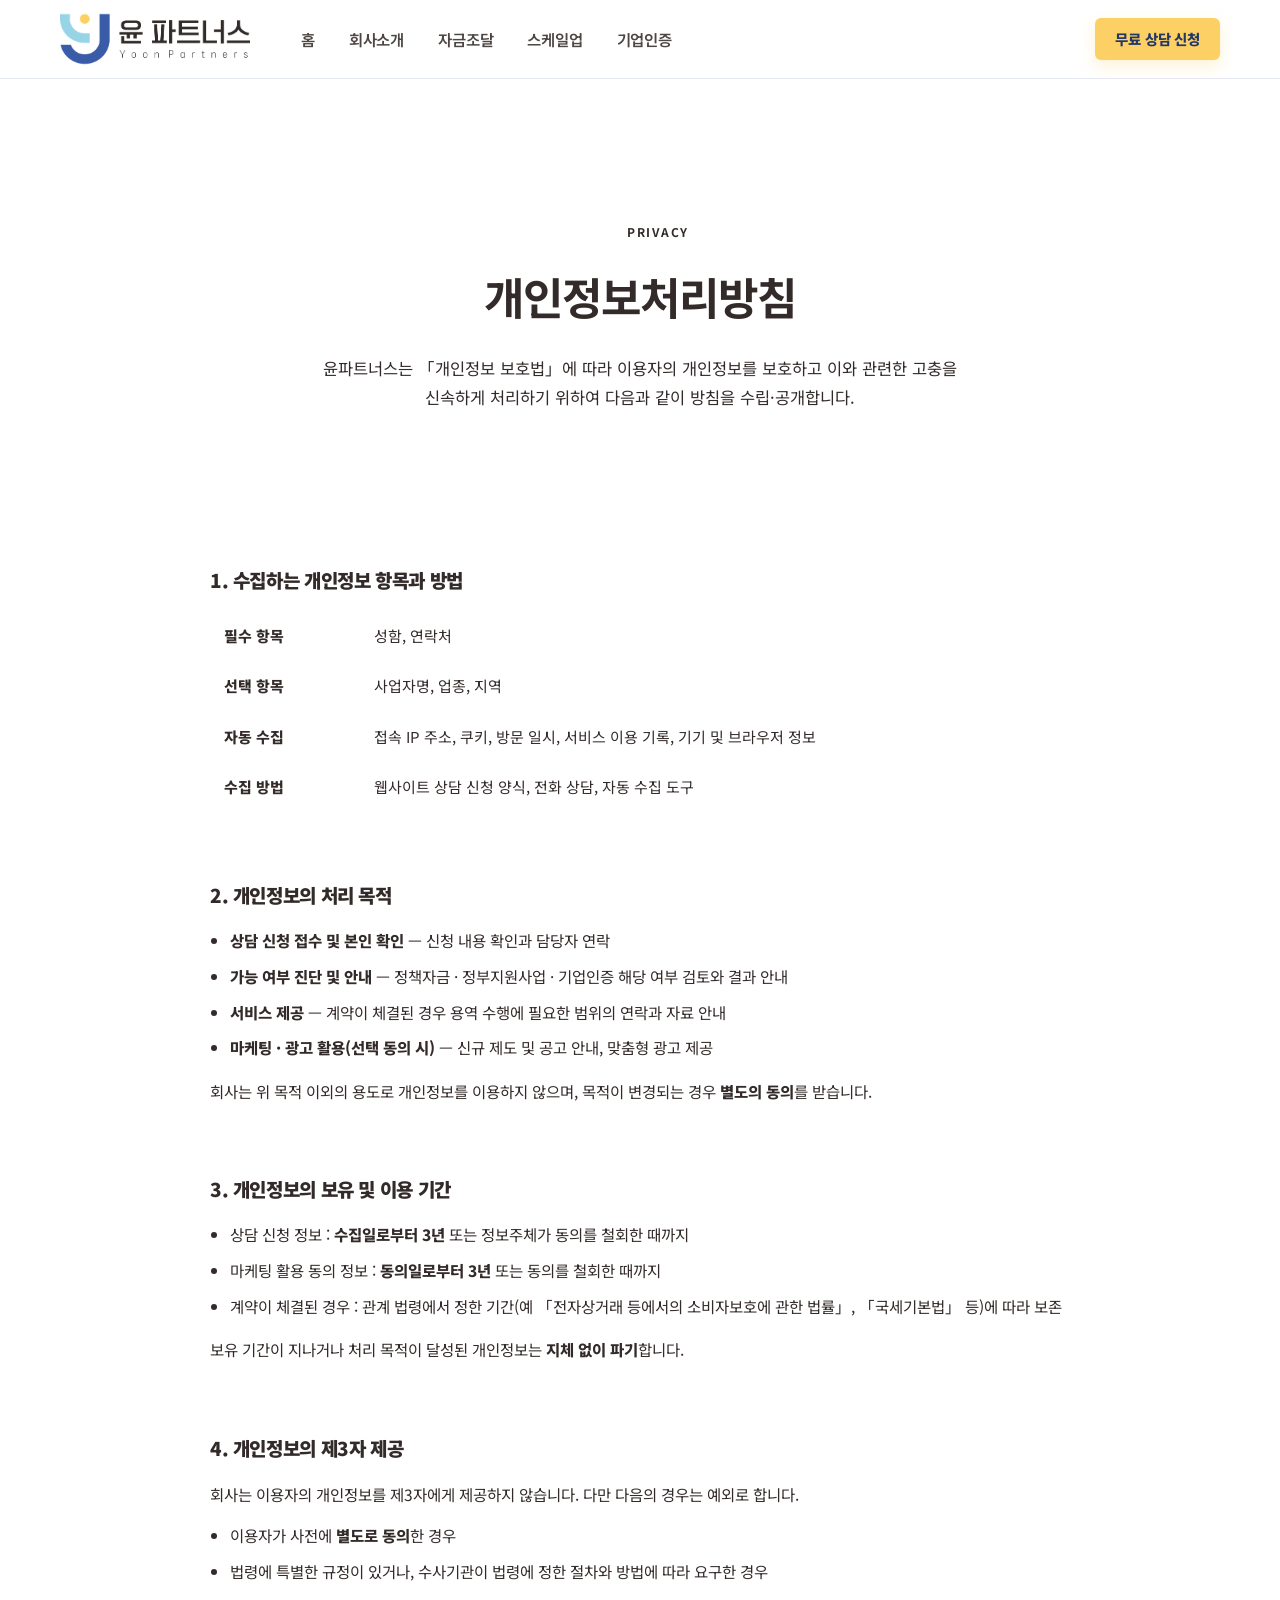
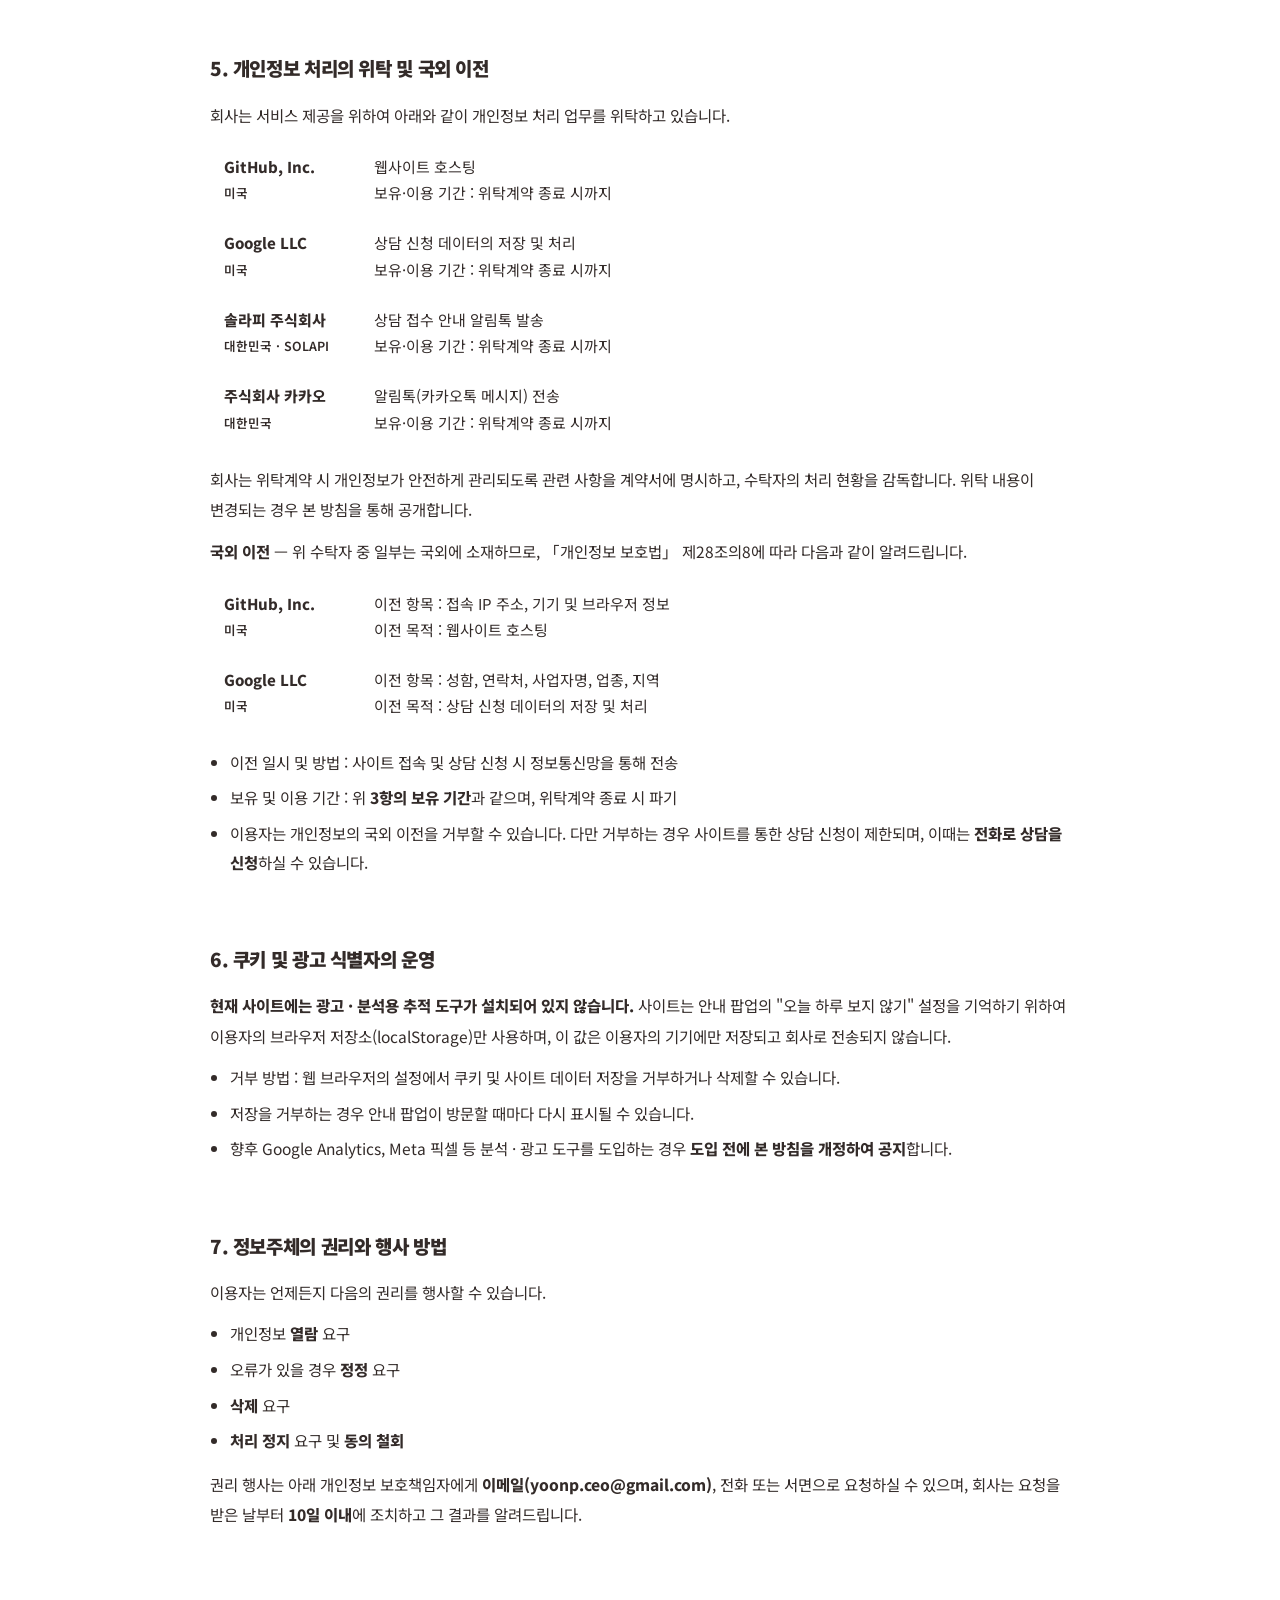
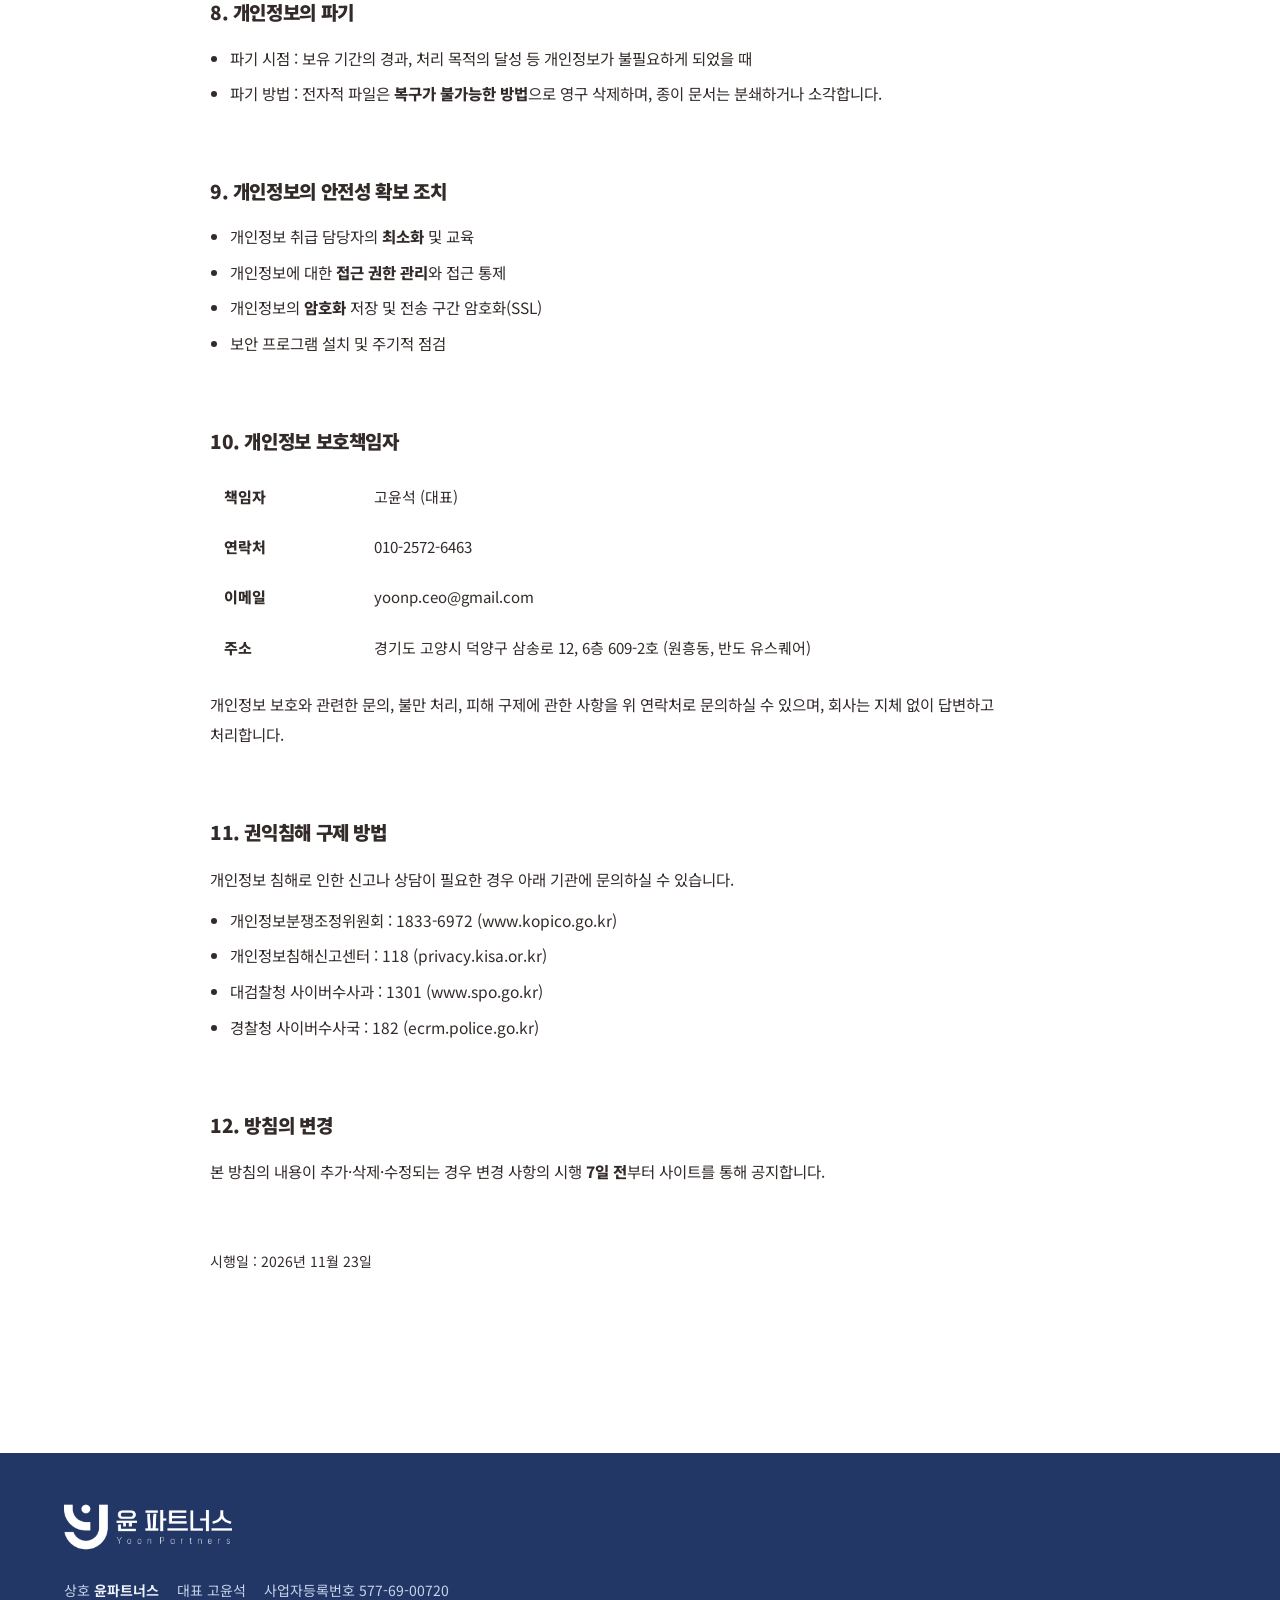
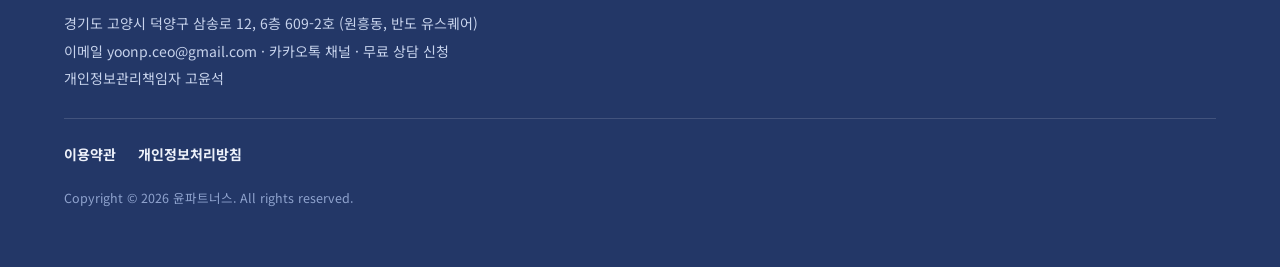
<file: privacy.html>
<!doctype html>
<html lang="ko">
<head>
<meta charset="utf-8">
<meta name="viewport" content="width=device-width,initial-scale=1,viewport-fit=cover">
<title>개인정보처리방침 | 윤파트너스</title>
<meta name="description" content="윤파트너스 개인정보처리방침입니다.">
<link rel="canonical" href="https://www.yoon-partners.co.kr/privacy.html">
<meta name="robots" content="index,follow,max-image-preview:large">
<meta property="og:type" content="website">
<meta property="og:locale" content="ko_KR">
<meta property="og:site_name" content="윤파트너스">
<meta property="og:url" content="https://www.yoon-partners.co.kr/privacy.html">
<meta property="og:title" content="개인정보처리방침 | 윤파트너스">
<meta property="og:description" content="윤파트너스 개인정보처리방침입니다.">
<meta property="og:image" content="https://www.yoon-partners.co.kr/images/1_%EB%B8%8C%EB%9E%9C%EB%93%9C/OG_%EA%B3%B5%EC%9C%A0%EC%9D%B4%EB%AF%B8%EC%A7%80_1200x630.png">
<meta property="og:image:width" content="1200">
<meta property="og:image:height" content="630">
<meta property="og:image:alt" content="윤파트너스 — 소상공인·소기업 정책자금 컨설팅">
<meta name="twitter:card" content="summary_large_image">
<meta name="twitter:title" content="개인정보처리방침 | 윤파트너스">
<meta name="twitter:description" content="윤파트너스 개인정보처리방침입니다.">
<meta name="twitter:image" content="https://www.yoon-partners.co.kr/images/1_%EB%B8%8C%EB%9E%9C%EB%93%9C/OG_%EA%B3%B5%EC%9C%A0%EC%9D%B4%EB%AF%B8%EC%A7%80_1200x630.png">
<meta name="theme-color" content="#172342">
<link rel="icon" href="/images/1_브랜드/파비콘_512.png">
<link rel="apple-touch-icon" href="/images/1_브랜드/파비콘_512.png">
<link rel="preconnect" href="https://fonts.googleapis.com">
<link rel="preconnect" href="https://fonts.gstatic.com" crossorigin>
<link rel="stylesheet" href="https://fonts.googleapis.com/css2?family=Gothic+A1:wght@700;900&family=Noto+Sans+KR:wght@400;500;700;900&family=Nanum+Brush+Script&family=IBM+Plex+Mono:wght@400;500&display=swap">
<link rel="stylesheet" href="/assets/site.css">
<script type="application/ld+json">{"@context":"https://schema.org","@graph":[{"@type":"ProfessionalService","@id":"https://www.yoon-partners.co.kr/#org","name":"윤파트너스","alternateName":"YOON PARTNERS","url":"https://www.yoon-partners.co.kr/","logo":"https://www.yoon-partners.co.kr/images/1_%EB%B8%8C%EB%9E%9C%EB%93%9C/YOON_PARTNERS.png","image":"https://www.yoon-partners.co.kr/images/1_%EB%B8%8C%EB%9E%9C%EB%93%9C/OG_%EA%B3%B5%EC%9C%A0%EC%9D%B4%EB%AF%B8%EC%A7%80_1200x630.png","description":"소상공인·소기업 전문 정책자금·정부지원사업·기업인증 컨설팅","founder":{"@type":"Person","name":"고윤석"},"address":{"@type":"PostalAddress","streetAddress":"삼송로 12, 6층 609-2호","addressLocality":"고양시 덕양구","addressRegion":"경기도","addressCountry":"KR"},"areaServed":{"@type":"Country","name":"대한민국"},"knowsAbout":["정책자금","정부지원사업","기업인증","사업계획서","자금조달","소상공인","소기업","경영 컨설팅"],"email":"yoonp.ceo@gmail.com","sameAs":["https://pf.kakao.com/_vpSvX"]},{"@type":"WebSite","@id":"https://www.yoon-partners.co.kr/#web","url":"https://www.yoon-partners.co.kr/","name":"윤파트너스","inLanguage":"ko-KR","publisher":{"@id":"https://www.yoon-partners.co.kr/#org"}},{"@type":"BreadcrumbList","@id":"https://www.yoon-partners.co.kr/privacy.html#crumb","itemListElement":[{"@type":"ListItem","position":1,"name":"홈","item":"https://www.yoon-partners.co.kr/"},{"@type":"ListItem","position":2,"name":"개인정보처리방침","item":"https://www.yoon-partners.co.kr/privacy.html"}]},{"@type":"WebPage","@id":"https://www.yoon-partners.co.kr/privacy.html#page","url":"https://www.yoon-partners.co.kr/privacy.html","name":"개인정보처리방침 | 윤파트너스","description":"윤파트너스 개인정보처리방침입니다.","inLanguage":"ko-KR","isPartOf":{"@id":"https://www.yoon-partners.co.kr/#web"},"about":{"@id":"https://www.yoon-partners.co.kr/#org"},"breadcrumb":{"@id":"https://www.yoon-partners.co.kr/privacy.html#crumb"}}]}</script>
</head>
<body>
<a class="vb-skip" href="#main">본문으로 건너뛰기</a>
<header class="vb-hd" id="vbHd">
  <div class="vb-hd-in">
    <a class="vb-logo" href="/index.html"><img src="/images/1_브랜드/YOON_PARTNERS.png" alt="윤파트너스" width="519" height="160"></a>
    <nav class="vb-nav" aria-label="주요 메뉴">
      <a href="/index.html">홈</a>
      <a href="/about.html">회사소개</a>
      <a href="/funding.html">자금조달</a>
      <a href="/scaleup.html">스케일업</a>
      <a href="/certification.html">기업인증</a>
    </nav>
    <div class="vb-hd-cta">
      <a class="vb-hd-btn" href="#apply">무료 상담 신청</a>
    </div>
    <button class="vb-burger" type="button" id="vbBurger" aria-expanded="false" aria-label="메뉴 열기"><span></span></button>
  </div>
</header>

<main id="main">
<section class="vbsec" doz_type="section" style="background:#FFFFFF;padding-top:80px;padding-bottom:80px;">
<!-- ══════════════════════════════════════════════════════════════
     윤파트너스 — 개인정보처리방침
     깃허브 : 99_UPLOAD/_조립.py 가 이 파일을 읽어 사이트에 넣습니다
     방침 1 — 섹션 배경·여백 설정하지 마세요(여백 0)
     ══════════════════════════════════════════════════════════════ -->
<link rel="preconnect" href="https://fonts.googleapis.com">
<link rel="preconnect" href="https://fonts.gstatic.com" crossorigin>
<link rel="stylesheet" href="https://fonts.googleapis.com/css2?family=Gothic+A1:wght@700;900&family=Noto+Sans+KR:wght@400;500;700;900&family=Nanum+Brush+Script&family=IBM+Plex+Mono:wght@400;500&display=swap">
<style>
['.sec-head', '.eyebrow', '.sec-h', '.sec-p', '.emo', '.btn', '.center-btn', '.wrap', '.narrow']
:root{
    color-scheme:light;
    /* 윤파트너스 브랜드 컬러 — 로고에서 뽑았습니다
       인디고 #3A5BA8 (메인) · 스카이 #98D5E7 (보조) · 옐로 #FCD065 (강조) · 먹 #332B29 (글자) */
    --navy:#3A5BA8; --navy-900:#233767; --navy-700:#2E4885; --navy-500:#5D7CC4;
    --navy-300:#9BB3DF; --navy-100:#DFE8F7; --navy-50:#F2F6FC;
    --sky:#98D5E7; --sky-100:#E4F3F8;
    --gold:#FCD065; --gold-800:#8A6412; --gold-100:#FEF6E1;
    --ink:#332B29; --ink-2:#4D4643; --muted:#6F6763;
    --line:#E5E9F3; --line-2:#CBD5EA; --white:#FFFFFF;
    --display:"Presentation","프리젠테이션","Pretendard Variable","Pretendard","Noto Sans KR","Gothic A1",sans-serif;
    --sans:"Pretendard Variable","Pretendard","Noto Sans KR",-apple-system,"Malgun Gothic",sans-serif;
    --mono:"IBM Plex Mono",ui-monospace,Consolas,monospace;
    --hd:74px; --bar:60px;
  }
  .vbw .wrap{max-width:1200px;margin:0 auto;padding:0 24px}
  .vbw .narrow{max-width:900px}
  .vbw .eyebrow{font-size:12px;font-weight:700;letter-spacing:.14em;text-transform:uppercase;color:var(--navy-500);display:flex;align-items:center;gap:10px}
  .vbw .eyebrow::before{content:"";width:26px;height:3px;background:var(--gold);flex:none}
  .vbw .sec-h{font-size:clamp(22px,3.2vw,30px);color:var(--navy);margin:12px 0 10px}
  .vbw .sec-p{font-size:17px;line-height:1.8;color:var(--ink-2);max-width:680px}
  @media (max-width:720px){
    .vbw .sec-p br{display:none}
  }
  .vbw .sec-head{margin-bottom:42px}
  .vbw .btn{display:inline-flex;align-items:center;justify-content:center;height:52px;padding:0 26px;border-radius:6px;font-weight:700;font-size:15px;border:1.5px solid transparent;cursor:pointer;font-family:var(--sans)}
  .vbw .btn-gold{background:var(--gold);color:var(--ink);border-color:var(--gold)}
  .vbw .btn-gold:hover{background:#EFBB3F}
  .vbw .btn-navy{background:var(--navy);color:#fff;border-color:var(--navy)}
  .vbw .btn-navy:hover{background:var(--navy-700)}
  .vbw .btn-ghost{border-color:var(--navy);color:var(--navy);background:transparent}
  .vbw .btn-ghost:hover{background:var(--navy-50)}
  .vbw .btn-block{width:100%;height:56px}
  .vbw .hd .btn{height:42px;padding:0 18px;font-size:14px}
  .vbw .hero .btn-gold{box-shadow:0 12px 32px rgba(252,208,101,.3)}
  .vbw .hero .btn-ghost{border-color:rgba(255,255,255,.55);color:#fff;background:rgba(255,255,255,.06)}
  .vbw .hero .btn-ghost:hover{background:rgba(255,255,255,.15);border-color:#fff}
  .vbw .subhero{background:var(--navy-50);border-bottom:1px solid var(--line);padding:56px 0 60px}
  .vbw .subhero h1{font-size:clamp(28px,4.4vw,44px);color:var(--navy);margin:14px 0 0;letter-spacing:-.02em}
  .vbw .subhero p{margin-top:18px;font-size:16.5px;color:var(--ink-2);max-width:660px;line-height:1.78}
  .vbw .sec-h b, .vbw .subhero h1 b, .vbw .at-h b, .vbw .target h2 b, .vbw .poptop h2 b{font-weight:inherit;
    background-image:linear-gradient(transparent 56%,rgba(252,208,101,.45) 56%);
    padding:0 .06em;border-radius:2px}
  @media (prefers-reduced-motion:reduce){
    .vbw .btn:active, .vbw .tile:active, .vbw .card:active{transform:none}
  }
  .vbw .at-h .emo{margin-right:9px}
  .vbw .chkres .btn{opacity:.55;transition:opacity .25s ease}
  .vbw .chkres.on .btn{opacity:1}
  .vbw .midcta .wrap{display:flex;gap:28px;align-items:center;justify-content:center;flex-wrap:wrap;text-align:center}
  @media (max-width:720px){
    .vbw .midcta .wrap{flex-direction:column;gap:20px}
  }
  .vbw .legal{max-width:860px;margin:0 auto}
  .vbw .legal h3{font-family:var(--display);font-weight:900;font-size:19px;color:var(--navy);
    margin:40px 0 14px;padding-top:26px;border-top:1px solid var(--line);letter-spacing:-.02em}
  .vbw .legal h3:first-child{margin-top:0;padding-top:0;border-top:0}
  .vbw .legal p{font-size:15.5px;line-height:1.95;color:var(--ink-2);margin:0 0 12px}
  .vbw .legal ul, .vbw .legal ol{margin:0 0 14px;padding-left:20px;display:grid;gap:7px}
  .vbw .legal li{font-size:15.5px;line-height:1.85;color:var(--ink-2)}
  .vbw .legal b{color:var(--ink);font-weight:800}
  .vbw .legal table{width:100%;border-collapse:collapse;font-size:15px;margin:4px 0 16px}
  .vbw .legal th, .vbw .legal td{border:1px solid var(--line);padding:12px 14px;text-align:left;vertical-align:top;line-height:1.75}
  .vbw .legal th{background:var(--navy-50);color:var(--navy);font-weight:800;white-space:nowrap;width:150px}
  .vbw .legal .eff{margin-top:40px;padding-top:22px;border-top:1px solid var(--line);
    font-size:14px;color:var(--muted)}
  @media (max-width:720px){
    .vbw .legal h3{font-size:17.5px;margin-top:32px;padding-top:22px}
    .vbw .legal p, .vbw .legal li{font-size:15px}
    .vbw .legal table, .vbw .legal thead, .vbw .legal tbody, .vbw .legal tr, .vbw .legal th, .vbw .legal td{display:block;width:auto}
    .vbw .legal th{border-bottom:0;width:auto}
    .vbw .legal td{border-top:0;margin-bottom:10px}
  }
  .vbw .tile.inst .ilogo .emo{font-size:30px;line-height:1}
  .vbw .c4gap .btn-gold{box-shadow:0 10px 28px rgba(252,208,101,.26)}
  .vbw .hero .eyebrow{justify-content:center}
  .vbw .subhero{text-align:center}
  .vbw .subhero .eyebrow{justify-content:center}
  .vbw .subhero p{margin-left:auto;margin-right:auto}
  .vbw .sec-head{text-align:center}
  .vbw .sec-head .eyebrow{justify-content:center}
  .vbw .sec-p{margin-left:auto;margin-right:auto}
  .vbw .center-btn{text-align:center}
  .vbw .emo{font-family:"Apple Color Emoji","Segoe UI Emoji","Noto Color Emoji","Twemoji Mozilla",sans-serif;
       font-style:normal;line-height:1;display:inline-block}
  .vbw .stage h3 .emo, .vbw .simb h3 .emo, .vbw .sec-h .emo{margin-right:9px}
  .vbw section, .vbw .subhero{scroll-margin-top:calc(var(--hd) + 10px)}
  .vbw .card, .vbw .tile, .vbw .plate, .vbw .btn, .vbw .hd nav a, .vbw .foot-links a, .vbw summary, .vbw .chips button{transition:border-color .18s ease,background-color .18s ease,color .18s ease}
  @media (max-width:720px){
    .vbw .wrap{padding:0 20px}
    .vbw .hd .tel, .vbw .hd .btn{display:none}
    .vbw .subhero{padding:38px 0 42px}
    .vbw .sec-head{margin-bottom:28px}
  }

  /* ── 호스팅 사이트 기본 스타일에 덮이지 않도록 하는 방어 규칙 ── */
  .vbw a{color:inherit}
  .vbw a.btn,.vbw a.btn:visited,.vbw a.btn:hover{text-decoration:none}
  .vbw a.btn,.vbw button.btn{
    display:inline-flex!important;align-items:center!important;justify-content:center!important;
    height:52px!important;padding:0 26px!important;border-radius:6px!important;
    font-weight:700!important;font-size:15px!important;border:1.5px solid transparent!important;
    font-family:var(--sans)!important;line-height:1!important;width:auto!important}
  .vbw a.btn-block,.vbw button.btn-block{width:100%!important}
  .vbw a.btn-gold,.vbw button.btn-gold{
    background:var(--gold)!important;background-color:var(--gold)!important;
    color:var(--ink)!important;border-color:var(--gold)!important}
  .vbw a.btn-gold:hover,.vbw button.btn-gold:hover{background-color:#EFBB3F!important}
  .vbw a.btn-navy,.vbw button.btn-navy{
    background-color:var(--navy)!important;color:#fff!important;border-color:var(--navy)!important}
  .vbw a.btn-navy:hover,.vbw button.btn-navy:hover{background-color:var(--navy-700)!important}
  .vbw a.btn-ghost,.vbw button.btn-ghost{
    background-color:transparent!important;color:var(--navy)!important;border-color:var(--line-2)!important}
  .vbw .c2chips button,.vbw .ck{background-color:#fff!important}
  .vbw .c2chips button.on{background-color:var(--navy)!important;color:#fff!important}
  .vbw .ck[aria-pressed="true"]{background-color:var(--navy-50)!important}

  /* ── 좌우 끝까지 꽉 차는 상단 띠 ── */
  .vbw .subhero{width:100vw!important;max-width:100vw!important;
    margin-left:calc(50% - 50vw)!important;margin-right:calc(50% - 50vw)!important;
    padding:62px 24px 66px!important}
  .vbw .subhero .wrap{max-width:1120px;margin:0 auto;padding:0;text-align:center}
  .vbw .subhero p{margin-left:auto;margin-right:auto}
  @media (max-width:720px){.vbw .subhero{padding:44px 20px 46px!important}}
  /* ── 본문 ── */
  .vbw .legalwrap{max-width:948px;margin:0 auto;padding:68px 24px 86px}
  @media (max-width:720px){.vbw .legalwrap{padding:44px 20px 56px}}

</style>

<div class="vbw">
<div class="subhero">
      <div class="wrap">
      <div class="eyebrow">Privacy</div>
      <h1>개인정보처리방침</h1>
      <p>윤파트너스는 「개인정보 보호법」에 따라 이용자의 개인정보를 보호하고 이와 관련한 고충을 신속하게 처리하기 위하여 다음과 같이 방침을 수립·공개합니다.</p>
    
      </div>
    </div>
    <div class="legalwrap">
      <div class="legal">
        <h3>1. 수집하는 개인정보 항목과 방법</h3>
        <table>
          <tbody>
            <tr><th>필수 항목</th><td>성함, 연락처</td></tr>
            <tr><th>선택 항목</th><td>사업자명, 업종, 지역</td></tr>
            <tr><th>자동 수집</th><td>접속 IP 주소, 쿠키, 방문 일시, 서비스 이용 기록, 기기 및 브라우저 정보</td></tr>
            <tr><th>수집 방법</th><td>웹사이트 상담 신청 양식, 전화 상담, 자동 수집 도구</td></tr>
          </tbody>
        </table>

        <h3>2. 개인정보의 처리 목적</h3>
        <ul>
          <li><b>상담 신청 접수 및 본인 확인</b> — 신청 내용 확인과 담당자 연락</li>
          <li><b>가능 여부 진단 및 안내</b> — 정책자금 · 정부지원사업 · 기업인증 해당 여부 검토와 결과 안내</li>
          <li><b>서비스 제공</b> — 계약이 체결된 경우 용역 수행에 필요한 범위의 연락과 자료 안내</li>
          <li><b>마케팅 · 광고 활용(선택 동의 시)</b> — 신규 제도 및 공고 안내, 맞춤형 광고 제공</li>
        </ul>
        <p>회사는 위 목적 이외의 용도로 개인정보를 이용하지 않으며, 목적이 변경되는 경우 <b>별도의 동의</b>를 받습니다.</p>

        <h3>3. 개인정보의 보유 및 이용 기간</h3>
        <ul>
          <li>상담 신청 정보 : <b>수집일로부터 3년</b> 또는 정보주체가 동의를 철회한 때까지</li>
          <li>마케팅 활용 동의 정보 : <b>동의일로부터 3년</b> 또는 동의를 철회한 때까지</li>
          <li>계약이 체결된 경우 : 관계 법령에서 정한 기간(예 「전자상거래 등에서의 소비자보호에 관한 법률」, 「국세기본법」 등)에 따라 보존</li>
        </ul>
        <p>보유 기간이 지나거나 처리 목적이 달성된 개인정보는 <b>지체 없이 파기</b>합니다.</p>

        <h3>4. 개인정보의 제3자 제공</h3>
        <p>회사는 이용자의 개인정보를 제3자에게 제공하지 않습니다. 다만 다음의 경우는 예외로 합니다.</p>
        <ul>
          <li>이용자가 사전에 <b>별도로 동의</b>한 경우</li>
          <li>법령에 특별한 규정이 있거나, 수사기관이 법령에 정한 절차와 방법에 따라 요구한 경우</li>
        </ul>

        <h3>5. 개인정보 처리의 위탁 및 국외 이전</h3>
        <p>회사는 서비스 제공을 위하여 아래와 같이 개인정보 처리 업무를 위탁하고 있습니다.</p>
        <table>
          <tbody>
            <tr><th>GitHub, Inc.<span style="display:block;font-size:12.5px;font-weight:600;color:var(--muted);margin-top:2px">미국</span></th><td>웹사이트 호스팅<br>보유·이용 기간 : 위탁계약 종료 시까지</td></tr>
            <tr><th>Google LLC<span style="display:block;font-size:12.5px;font-weight:600;color:var(--muted);margin-top:2px">미국</span></th><td>상담 신청 데이터의 저장 및 처리<br>보유·이용 기간 : 위탁계약 종료 시까지</td></tr>
            <tr><th>솔라피 주식회사<span style="display:block;font-size:12.5px;font-weight:600;color:var(--muted);margin-top:2px">대한민국 · SOLAPI</span></th><td>상담 접수 안내 알림톡 발송<br>보유·이용 기간 : 위탁계약 종료 시까지</td></tr>
            <tr><th>주식회사 카카오<span style="display:block;font-size:12.5px;font-weight:600;color:var(--muted);margin-top:2px">대한민국</span></th><td>알림톡(카카오톡 메시지) 전송<br>보유·이용 기간 : 위탁계약 종료 시까지</td></tr>
          </tbody>
        </table>
        <p>회사는 위탁계약 시 개인정보가 안전하게 관리되도록 관련 사항을 계약서에 명시하고, 수탁자의 처리 현황을 감독합니다. 위탁 내용이 변경되는 경우 본 방침을 통해 공개합니다.</p>

        <p><b>국외 이전</b> — 위 수탁자 중 일부는 국외에 소재하므로, 「개인정보 보호법」 제28조의8에 따라 다음과 같이 알려드립니다.</p>
        <table>
          <tbody>
            <tr><th>GitHub, Inc.<span style="display:block;font-size:12.5px;font-weight:600;color:var(--muted);margin-top:2px">미국</span></th><td>이전 항목 : 접속 IP 주소, 기기 및 브라우저 정보<br>이전 목적 : 웹사이트 호스팅</td></tr>
            <tr><th>Google LLC<span style="display:block;font-size:12.5px;font-weight:600;color:var(--muted);margin-top:2px">미국</span></th><td>이전 항목 : 성함, 연락처, 사업자명, 업종, 지역<br>이전 목적 : 상담 신청 데이터의 저장 및 처리</td></tr>
          </tbody>
        </table>
        <ul>
          <li>이전 일시 및 방법 : 사이트 접속 및 상담 신청 시 정보통신망을 통해 전송</li>
          <li>보유 및 이용 기간 : 위 <b>3항의 보유 기간</b>과 같으며, 위탁계약 종료 시 파기</li>
          <li>이용자는 개인정보의 국외 이전을 거부할 수 있습니다. 다만 거부하는 경우 사이트를 통한 상담 신청이 제한되며, 이때는 <b>전화로 상담을 신청</b>하실 수 있습니다.</li>
        </ul>

        <h3>6. 쿠키 및 광고 식별자의 운영</h3>
        <p><b>현재 사이트에는 광고 · 분석용 추적 도구가 설치되어 있지 않습니다.</b> 사이트는 안내 팝업의 &quot;오늘 하루 보지 않기&quot; 설정을 기억하기 위하여 이용자의 브라우저 저장소(localStorage)만 사용하며, 이 값은 이용자의 기기에만 저장되고 회사로 전송되지 않습니다.</p>
        <ul>
          <li>거부 방법 : 웹 브라우저의 설정에서 쿠키 및 사이트 데이터 저장을 거부하거나 삭제할 수 있습니다.</li>
          <li>저장을 거부하는 경우 안내 팝업이 방문할 때마다 다시 표시될 수 있습니다.</li>
          <li>향후 Google Analytics, Meta 픽셀 등 분석 · 광고 도구를 도입하는 경우 <b>도입 전에 본 방침을 개정하여 공지</b>합니다.</li>
        </ul>

        <h3>7. 정보주체의 권리와 행사 방법</h3>
        <p>이용자는 언제든지 다음의 권리를 행사할 수 있습니다.</p>
        <ul>
          <li>개인정보 <b>열람</b> 요구</li>
          <li>오류가 있을 경우 <b>정정</b> 요구</li>
          <li><b>삭제</b> 요구</li>
          <li><b>처리 정지</b> 요구 및 <b>동의 철회</b></li>
        </ul>
        <p>권리 행사는 아래 개인정보 보호책임자에게 <b>이메일(yoonp.ceo@gmail.com)</b>, 전화 또는 서면으로 요청하실 수 있으며, 회사는 요청을 받은 날부터 <b>10일 이내</b>에 조치하고 그 결과를 알려드립니다.</p>

        <h3>8. 개인정보의 파기</h3>
        <ul>
          <li>파기 시점 : 보유 기간의 경과, 처리 목적의 달성 등 개인정보가 불필요하게 되었을 때</li>
          <li>파기 방법 : 전자적 파일은 <b>복구가 불가능한 방법</b>으로 영구 삭제하며, 종이 문서는 분쇄하거나 소각합니다.</li>
        </ul>

        <h3>9. 개인정보의 안전성 확보 조치</h3>
        <ul>
          <li>개인정보 취급 담당자의 <b>최소화</b> 및 교육</li>
          <li>개인정보에 대한 <b>접근 권한 관리</b>와 접근 통제</li>
          <li>개인정보의 <b>암호화</b> 저장 및 전송 구간 암호화(SSL)</li>
          <li>보안 프로그램 설치 및 주기적 점검</li>
        </ul>

        <h3>10. 개인정보 보호책임자</h3>
        <table>
          <tbody>
            <tr><th>책임자</th><td>고윤석 (대표)</td></tr>
            <tr><th>연락처</th><td>010-2572-6463</td></tr>
            <tr><th>이메일</th><td><a href="mailto:yoonp.ceo@gmail.com">yoonp.ceo@gmail.com</a></td></tr>
            <tr><th>주소</th><td>경기도 고양시 덕양구 삼송로 12, 6층 609-2호 (원흥동, 반도 유스퀘어)</td></tr>
          </tbody>
        </table>
        <p>개인정보 보호와 관련한 문의, 불만 처리, 피해 구제에 관한 사항을 위 연락처로 문의하실 수 있으며, 회사는 지체 없이 답변하고 처리합니다.</p>

        <h3>11. 권익침해 구제 방법</h3>
        <p>개인정보 침해로 인한 신고나 상담이 필요한 경우 아래 기관에 문의하실 수 있습니다.</p>
        <ul>
          <li>개인정보분쟁조정위원회 : 1833-6972 (www.kopico.go.kr)</li>
          <li>개인정보침해신고센터 : 118 (privacy.kisa.or.kr)</li>
          <li>대검찰청 사이버수사과 : 1301 (www.spo.go.kr)</li>
          <li>경찰청 사이버수사국 : 182 (ecrm.police.go.kr)</li>
        </ul>

        <h3>12. 방침의 변경</h3>
        <p>본 방침의 내용이 추가·삭제·수정되는 경우 변경 사항의 시행 <b>7일 전</b>부터 사이트를 통해 공지합니다.</p>

        <p class="eff">시행일 : 2026년 11월 23일</p>
      </div>
    </div>
</div>

<script>
(function () {
  /* 좌우 끝까지 꽉 차는 띠 — 스크롤바 폭 때문에 100vw 가 어긋나는 것을 바로잡습니다 */
  var SEL = '.vbw .subhero';
  var vbLastW = -1;
  function vbBleed() {
    var list = document.querySelectorAll(SEL);
    if (!list.length) return;
    var nowW = document.documentElement.clientWidth;
    if (nowW === vbLastW) return;
    vbLastW = nowW;
    for (var i = 0; i < list.length; i++) {
      var el = list[i];
      el.style.setProperty('width', 'auto', 'important');
      el.style.setProperty('max-width', 'none', 'important');
      el.style.setProperty('margin-left', '0', 'important');
      el.style.setProperty('margin-right', '0', 'important');
      var cw = document.documentElement.clientWidth;
      var left = el.getBoundingClientRect().left;
      el.style.setProperty('width', cw + 'px', 'important');
      el.style.setProperty('max-width', cw + 'px', 'important');
      el.style.setProperty('margin-left', (-left) + 'px', 'important');
    }
  }
  vbBleed();
  window.addEventListener('resize', function () { vbLastW = -1; vbBleed(); });
  window.addEventListener('load', function () { vbLastW = -1; vbBleed(); });
  var vbN = 0, vbPoll = setInterval(function () { vbBleed(); if (++vbN > 25) clearInterval(vbPoll); }, 400);
})();
</script>

</section>
</main>

<footer class="vb-ft">
  <div class="vb-ft-in">
    <img src="/images/1_브랜드/YOON_PARTNERS_white.png" alt="윤파트너스" width="519" height="160">
    <p class="biz"><span>상호 <b>윤파트너스</b></span><span>대표 고윤석</span>
      <span>사업자등록번호 577-69-00720</span></p>
    <p>경기도 고양시 덕양구 삼송로 12, 6층 609-2호 (원흥동, 반도 유스퀘어)</p>
    <p>이메일 <a href="mailto:yoonp.ceo@gmail.com">yoonp.ceo@gmail.com</a> · <a href="https://pf.kakao.com/_vpSvX" target="_blank" rel="noopener">카카오톡 채널</a> · <a href="/index.html#apply">무료 상담 신청</a></p>
    <p>개인정보관리책임자 고윤석</p>
    <nav class="vb-ft-links" aria-label="약관">
      <a href="/terms.html">이용약관</a>
      <a href="/privacy.html">개인정보처리방침</a>
    </nav>
    <p class="copy">Copyright © 2026 윤파트너스. All rights reserved.</p>
  </div>
</footer>

<nav class="vb-bar" aria-label="바로가기">
  <a class="call" href="https://pf.kakao.com/_vpSvX" target="_blank" rel="noopener">카카오톡</a>
  <a class="apply" href="#apply">무료 진단 신청</a>
</nav>

<script>
(function () {
  var hd = document.getElementById('vbHd'), b = document.getElementById('vbBurger');
  if (!hd || !b) return;
  b.addEventListener('click', function () {
    var open = hd.classList.toggle('vb-open');
    b.setAttribute('aria-expanded', open ? 'true' : 'false');
    b.setAttribute('aria-label', open ? '메뉴 닫기' : '메뉴 열기');
  });
  hd.querySelectorAll('.vb-nav a, .vb-hd-cta a').forEach(function (a) {
    a.addEventListener('click', function () {
      hd.classList.remove('vb-open');
      b.setAttribute('aria-expanded', 'false');
    });
  });
})();
</script>
</body>
</html>
</file>
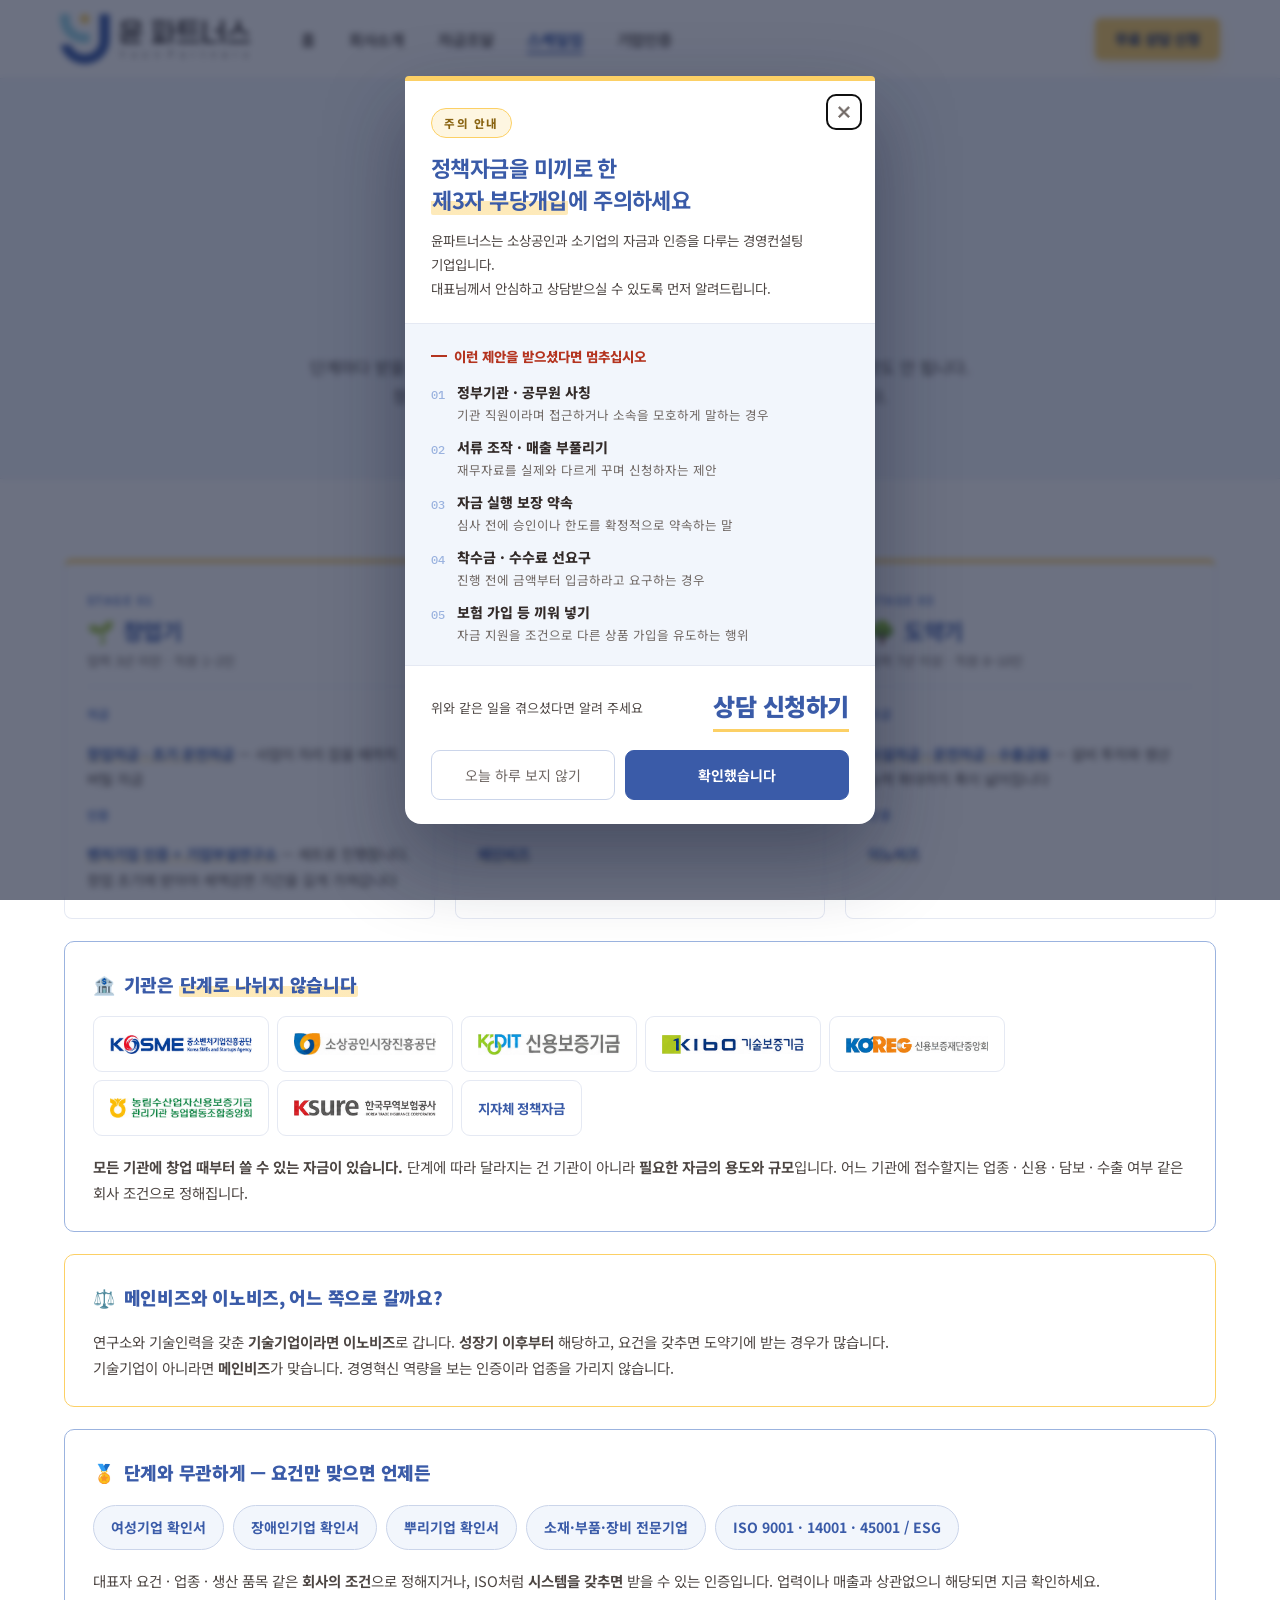
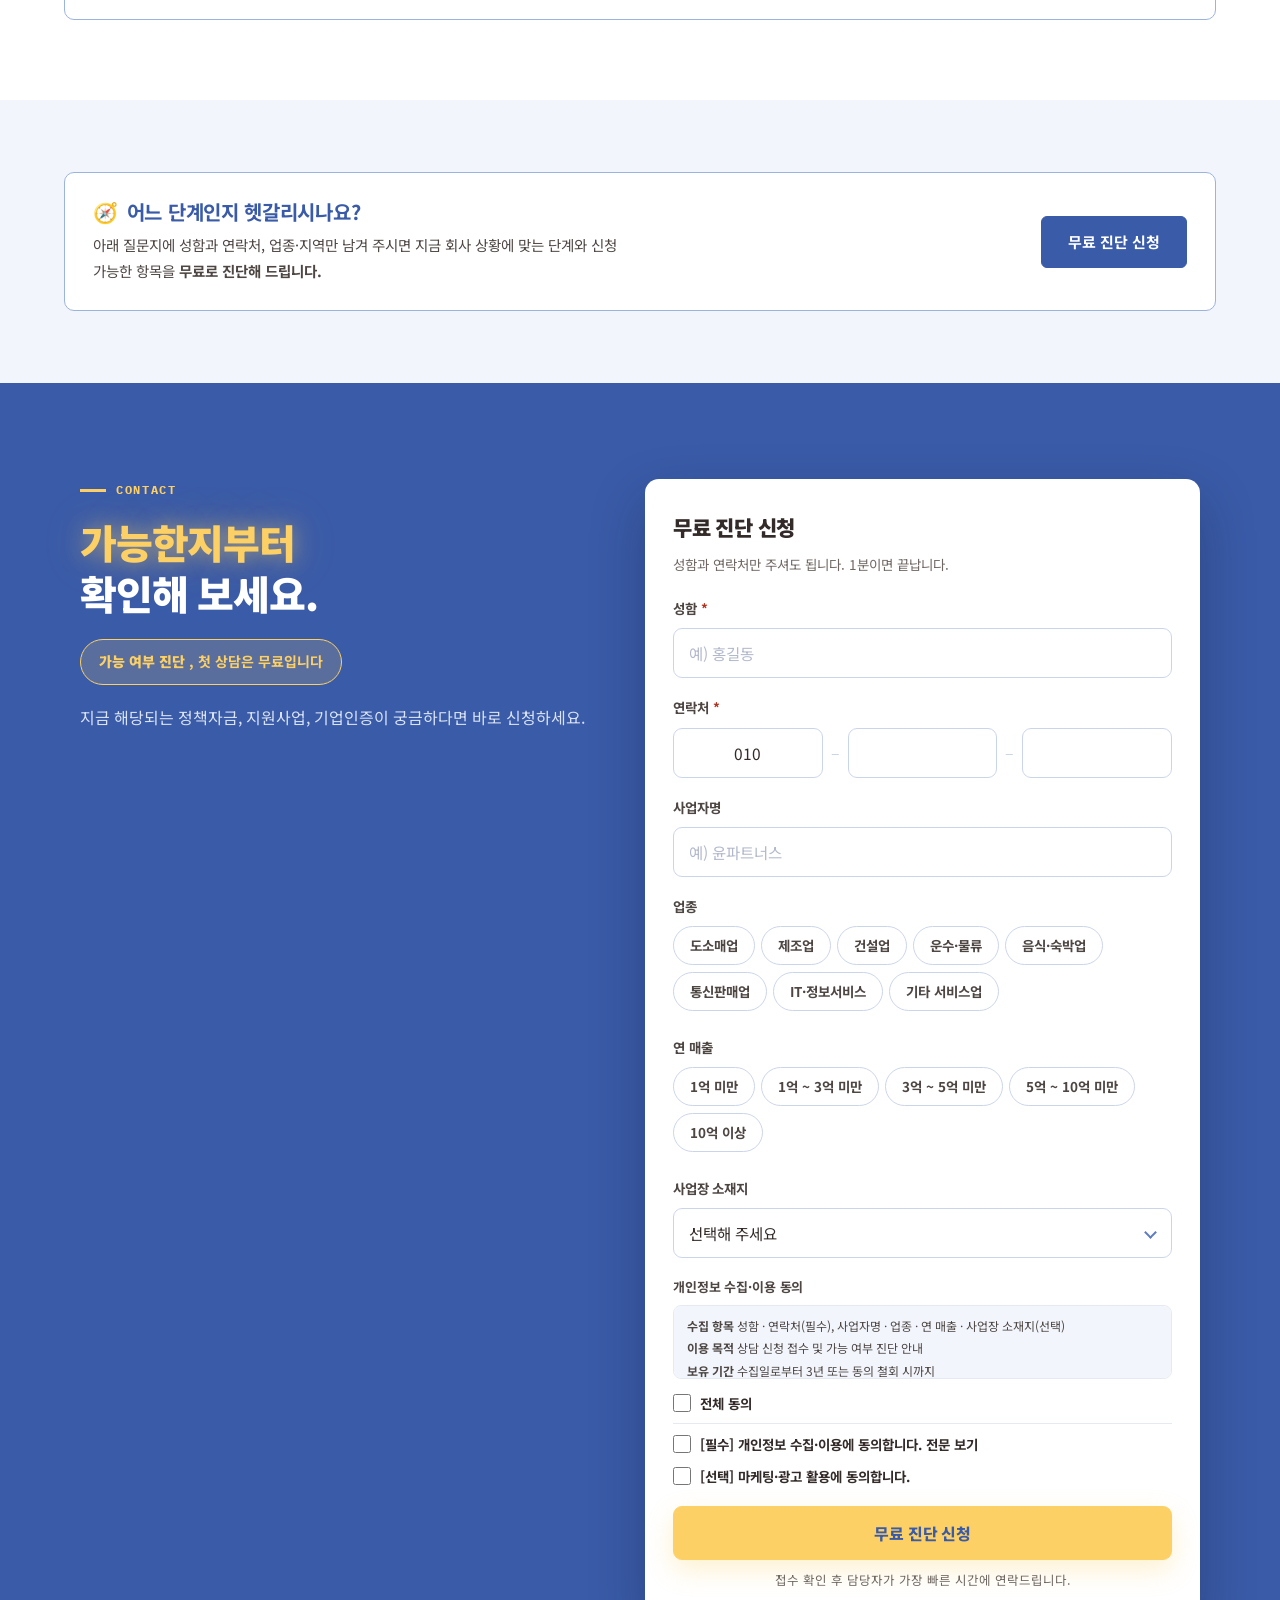
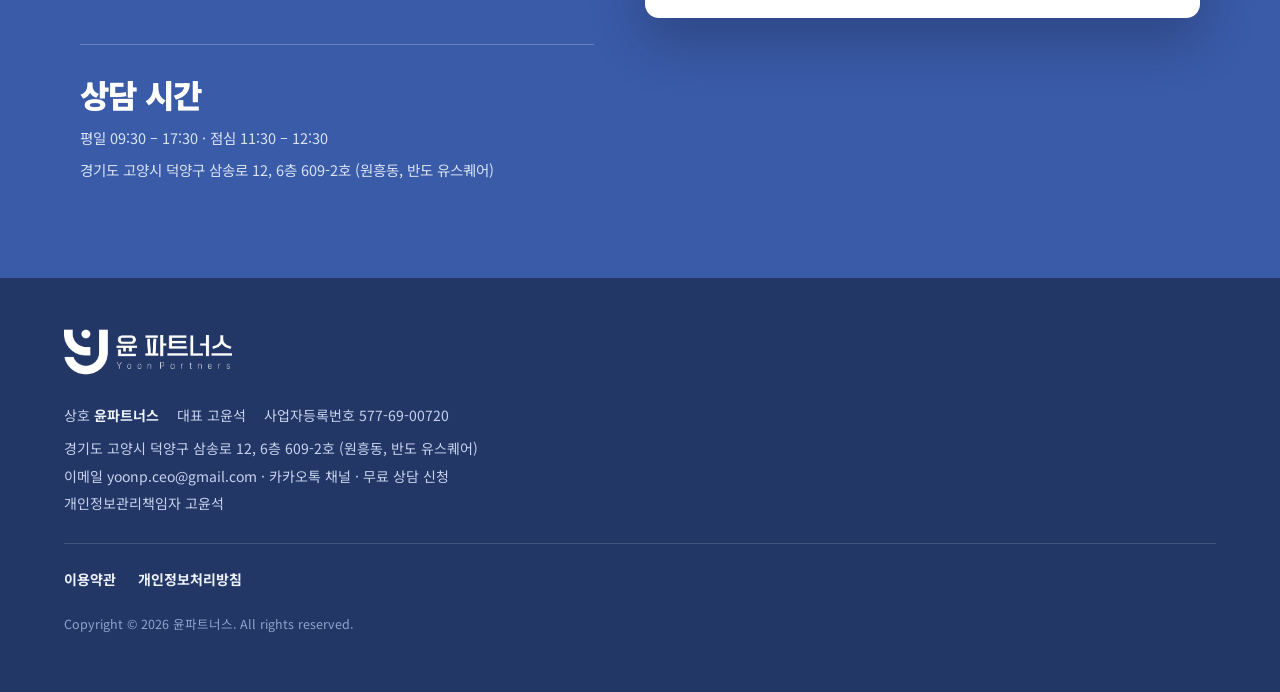
<file: scaleup.html>
<!doctype html>
<html lang="ko">
<head>
<meta charset="utf-8">
<meta name="viewport" content="width=device-width,initial-scale=1,viewport-fit=cover">
<title>기업 성장단계별 지원제도 스케일업 | 윤파트너스</title>
<meta name="description" content="창업기·성장기·도약기 — 지금 우리 회사 단계에 맞는 정책자금과 지원 제도를 단계별 로드맵으로 안내합니다.">
<link rel="canonical" href="https://www.yoon-partners.co.kr/scaleup.html">
<meta name="robots" content="index,follow,max-image-preview:large">
<meta property="og:type" content="website">
<meta property="og:locale" content="ko_KR">
<meta property="og:site_name" content="윤파트너스">
<meta property="og:url" content="https://www.yoon-partners.co.kr/scaleup.html">
<meta property="og:title" content="기업 성장단계별 지원제도 스케일업 | 윤파트너스">
<meta property="og:description" content="창업기·성장기·도약기 — 지금 우리 회사 단계에 맞는 정책자금과 지원 제도를 단계별 로드맵으로 안내합니다.">
<meta property="og:image" content="https://www.yoon-partners.co.kr/images/1_%EB%B8%8C%EB%9E%9C%EB%93%9C/OG_%EA%B3%B5%EC%9C%A0%EC%9D%B4%EB%AF%B8%EC%A7%80_1200x630.png">
<meta property="og:image:width" content="1200">
<meta property="og:image:height" content="630">
<meta property="og:image:alt" content="윤파트너스 — 소상공인·소기업 정책자금 컨설팅">
<meta name="twitter:card" content="summary_large_image">
<meta name="twitter:title" content="기업 성장단계별 지원제도 스케일업 | 윤파트너스">
<meta name="twitter:description" content="창업기·성장기·도약기 — 지금 우리 회사 단계에 맞는 정책자금과 지원 제도를 단계별 로드맵으로 안내합니다.">
<meta name="twitter:image" content="https://www.yoon-partners.co.kr/images/1_%EB%B8%8C%EB%9E%9C%EB%93%9C/OG_%EA%B3%B5%EC%9C%A0%EC%9D%B4%EB%AF%B8%EC%A7%80_1200x630.png">
<meta name="theme-color" content="#172342">
<link rel="icon" href="/images/1_브랜드/파비콘_512.png">
<link rel="apple-touch-icon" href="/images/1_브랜드/파비콘_512.png">
<link rel="preconnect" href="https://fonts.googleapis.com">
<link rel="preconnect" href="https://fonts.gstatic.com" crossorigin>
<link rel="stylesheet" href="https://fonts.googleapis.com/css2?family=Gothic+A1:wght@700;900&family=Noto+Sans+KR:wght@400;500;700;900&family=Nanum+Brush+Script&family=IBM+Plex+Mono:wght@400;500&display=swap">
<link rel="stylesheet" href="/assets/site.css">
<script type="application/ld+json">{"@context":"https://schema.org","@graph":[{"@type":"ProfessionalService","@id":"https://www.yoon-partners.co.kr/#org","name":"윤파트너스","alternateName":"YOON PARTNERS","url":"https://www.yoon-partners.co.kr/","logo":"https://www.yoon-partners.co.kr/images/1_%EB%B8%8C%EB%9E%9C%EB%93%9C/YOON_PARTNERS.png","image":"https://www.yoon-partners.co.kr/images/1_%EB%B8%8C%EB%9E%9C%EB%93%9C/OG_%EA%B3%B5%EC%9C%A0%EC%9D%B4%EB%AF%B8%EC%A7%80_1200x630.png","description":"소상공인·소기업 전문 정책자금·정부지원사업·기업인증 컨설팅","founder":{"@type":"Person","name":"고윤석"},"address":{"@type":"PostalAddress","streetAddress":"삼송로 12, 6층 609-2호","addressLocality":"고양시 덕양구","addressRegion":"경기도","addressCountry":"KR"},"areaServed":{"@type":"Country","name":"대한민국"},"knowsAbout":["정책자금","정부지원사업","기업인증","사업계획서","자금조달","소상공인","소기업","경영 컨설팅"],"email":"yoonp.ceo@gmail.com","sameAs":["https://pf.kakao.com/_vpSvX"]},{"@type":"WebSite","@id":"https://www.yoon-partners.co.kr/#web","url":"https://www.yoon-partners.co.kr/","name":"윤파트너스","inLanguage":"ko-KR","publisher":{"@id":"https://www.yoon-partners.co.kr/#org"}},{"@type":"BreadcrumbList","@id":"https://www.yoon-partners.co.kr/scaleup.html#crumb","itemListElement":[{"@type":"ListItem","position":1,"name":"홈","item":"https://www.yoon-partners.co.kr/"},{"@type":"ListItem","position":2,"name":"스케일업","item":"https://www.yoon-partners.co.kr/scaleup.html"}]},{"@type":"WebPage","@id":"https://www.yoon-partners.co.kr/scaleup.html#page","url":"https://www.yoon-partners.co.kr/scaleup.html","name":"기업 성장단계별 지원제도 스케일업 | 윤파트너스","description":"창업기·성장기·도약기 — 지금 우리 회사 단계에 맞는 정책자금과 지원 제도를 단계별 로드맵으로 안내합니다.","inLanguage":"ko-KR","isPartOf":{"@id":"https://www.yoon-partners.co.kr/#web"},"about":{"@id":"https://www.yoon-partners.co.kr/#org"},"breadcrumb":{"@id":"https://www.yoon-partners.co.kr/scaleup.html#crumb"}}]}</script>
</head>
<body>
<a class="vb-skip" href="#main">본문으로 건너뛰기</a>
<header class="vb-hd" id="vbHd">
  <div class="vb-hd-in">
    <a class="vb-logo" href="/index.html"><img src="/images/1_브랜드/YOON_PARTNERS.png" alt="윤파트너스" width="519" height="160"></a>
    <nav class="vb-nav" aria-label="주요 메뉴">
      <a href="/index.html">홈</a>
      <a href="/about.html">회사소개</a>
      <a href="/funding.html">자금조달</a>
      <a href="/scaleup.html" aria-current="page">스케일업</a>
      <a href="/certification.html">기업인증</a>
    </nav>
    <div class="vb-hd-cta">
      <a class="vb-hd-btn" href="#apply">무료 상담 신청</a>
    </div>
    <button class="vb-burger" type="button" id="vbBurger" aria-expanded="false" aria-label="메뉴 열기"><span></span></button>
  </div>
</header>

<main id="main">
<section class="vbsec" doz_type="section">
<div class="vbcontainer">
<!-- ══════════════════════════════════════════════════════════════
     윤파트너스 — 공통 보정 (모바일 여백 · 신청 바로가기 · 상단 디자인)
     아임웹에는 모바일 전용 여백 설정이 없어서, 이 조각으로 대신합니다.
     페이지마다 코드 위젯 하나에 한 번만 넣으면 그 페이지 전체에 적용됩니다.
     ══════════════════════════════════════════════════════════════ -->
<div class="vb-mobile-pad" aria-hidden="true"></div>
<style>
  .vb-mobile-pad{display:block;width:100%;height:0;overflow:hidden}
</style>

<script>
/* ── 모바일에서 섹션 상하 여백을 비율로 줄입니다 ──
   여백을 0 으로 둔 섹션(상단 띠 등)은 그대로 0 으로 둡니다. */
(function () {
  var MAP = null;
  function read() {
    MAP = [].slice.call(document.querySelectorAll('[doz_type="section"]')).map(function (s) {
      if (s.dataset.vbpt === undefined) {
        s.dataset.vbpt = String(parseFloat(s.style.paddingTop) || 0);
        s.dataset.vbpb = String(parseFloat(s.style.paddingBottom) || 0);
      }
      return { el: s, t: +s.dataset.vbpt, b: +s.dataset.vbpb };
    });
  }
  function apply() {
    read();
    var w = window.innerWidth;
    var m = w <= 400 ? 0.58 : (w <= 767 ? 0.70 : 0);
    MAP.forEach(function (o) {
      if (!m) {
        o.el.style.removeProperty('padding-top');
        o.el.style.removeProperty('padding-bottom');
        if (o.t) o.el.style.paddingTop = o.t + 'px';
        if (o.b) o.el.style.paddingBottom = o.b + 'px';
        return;
      }
      o.el.style.setProperty('padding-top', Math.round(o.t * m) + 'px', 'important');
      o.el.style.setProperty('padding-bottom', Math.round(o.b * m) + 'px', 'important');
    });
  }
  apply();
  window.addEventListener('resize', apply);
  window.addEventListener('load', apply);
  setTimeout(apply, 500);
  setTimeout(apply, 1500);
})();
</script>

<script>
/* ── 페이지 안의 "#apply" 링크를 신청 폼으로 보냅니다 ──
   아임웹에는 앵커(#apply)가 없어서, 스크립트가 신청 섹션을 찾아 부드럽게 내려줍니다.
   아임웹이 window.scrollTo 의 smooth 옵션을 무시하므로 직접 한 칸씩 움직입니다. */
(function () {
  function sectionOf(el) {
    return el ? (el.closest('[doz_type="section"]') || el) : null;
  }
  function target(hash) {
    if (hash === '#selfcheck') {
      return sectionOf(document.getElementById('selfcheck')
        || document.querySelector('.vbw .ck, .vbw .chk'));
    }
    return sectionOf(document.getElementById('vbFormSlot')
      || document.querySelector('.form-widget'));
  }
  function glide(to) {
    var from = window.pageYOffset || document.documentElement.scrollTop || 0;
    var dist = to - from;
    if (Math.abs(dist) < 2) return;
    var dur = Math.min(900, Math.max(360, Math.abs(dist) * 0.55));
    var t0 = Date.now();
    var timer = setInterval(function () {
      var p = Math.min(1, (Date.now() - t0) / dur);
      var e = p < 0.5 ? 4 * p * p * p : 1 - Math.pow(-2 * p + 2, 3) / 2;
      window.scrollTo(0, Math.round(from + dist * e));
      if (p >= 1) clearInterval(timer);
    }, 16);
  }
  var HASH = { '#apply': 1, '#selfcheck': 1 };
  document.addEventListener('click', function (e) {
    var a = e.target && e.target.closest && e.target.closest('a[href]');
    if (!a) return;
    var h = a.getAttribute('href') || '';
    if (h.charAt(0) !== '#' || !HASH[h]) return;
    var t = target(h);
    if (!t) return;
    e.preventDefault();
    var top = t.getBoundingClientRect().top + (window.pageYOffset || document.documentElement.scrollTop || 0);
    glide(Math.max(0, top - 80));
  }, true);
})();
</script>

<style>
/* ══════ 상단(헤더) 디자인 — 초안에 맞춤 ══════
   아임웹 기본 상단을 그대로 두고 모양만 입힙니다.
   기본 헤더와 스크롤 시 따라오는 고정 헤더에 동시에 적용됩니다. */
#doz_header_wrap{--vbn:#3A5BA8;--vbg:#FCD065;--vbi:#4D4643}

@media (min-width:768px){
  #inline_header_normal{height:78px!important}
  #doz_header_wrap [data-widget-type="inline_logo"] img{width:190px!important;height:auto!important}
  #inline_header_fixed [data-widget-type="inline_logo"] img{width:168px!important}
}

/* 메뉴 — 호버하면 골드 밑줄, 지금 보는 페이지는 네이비 밑줄 */
#doz_header_wrap ._inline_menu_container li>a{
  font-size:15.5px!important;font-weight:600!important;color:var(--vbi)!important;
  padding:0 17px!important;position:relative!important;letter-spacing:-.012em!important}
#doz_header_wrap ._inline_menu_container li>a::after{
  content:"";position:absolute;left:17px;right:17px;bottom:5px;height:2px;
  background:var(--vbg);transform:scaleX(0);transform-origin:left;
  transition:transform .22s ease}
#doz_header_wrap ._inline_menu_container li>a:hover{color:var(--vbn)!important}
#doz_header_wrap ._inline_menu_container li>a:hover::after{transform:scaleX(1)}
#doz_header_wrap ._inline_menu_container li.vb-on>a{color:var(--vbn)!important;font-weight:800!important}
#doz_header_wrap ._inline_menu_container li.vb-on>a::after{background:var(--vbn);transform:scaleX(1)}

/* 전화번호 + 무료상담 버튼 */
#doz_header_wrap [data-widget-type="inline_button"]{
  display:flex!important;align-items:center!important;justify-content:flex-end!important;gap:18px!important}
#doz_header_wrap a.vb-tel{
  display:inline-flex!important;align-items:baseline!important;gap:6px!important;
  font-weight:900!important;font-size:18.5px!important;color:var(--vbn)!important;
  letter-spacing:-.02em!important;white-space:nowrap!important;background:none!important;
  height:auto!important;padding:0!important;box-shadow:none!important;border:0!important}
#doz_header_wrap a.vb-tel small{font-size:10.5px;font-weight:800;color:#9BB3DF;letter-spacing:.1em}
#doz_header_wrap [data-widget-type="inline_button"] a:not(.vb-tel){
  background:var(--vbg)!important;background-color:var(--vbg)!important;color:var(--vbn)!important;
  border:0!important;border-radius:6px!important;height:42px!important;padding:0 20px!important;
  font-size:14.5px!important;font-weight:800!important;display:inline-flex!important;
  align-items:center!important;justify-content:center!important;letter-spacing:-.01em!important;
  box-shadow:0 6px 16px rgba(252,208,101,.28)!important;
  transition:background-color .18s ease,box-shadow .18s ease!important}
#doz_header_wrap [data-widget-type="inline_button"] a:not(.vb-tel):hover{
  background-color:#EFBB3F!important;box-shadow:0 8px 20px rgba(252,208,101,.38)!important}
@media (max-width:1180px){#doz_header_wrap a.vb-tel{display:none!important}}
</style>

<script>
/* ── 상단 보정 : 무료상담 버튼 링크 · 현재 메뉴 표시 · 전화번호 ──
   기본 헤더와 고정 헤더를 한 번에 처리합니다.
   아임웹에서 버튼 링크를 따로 고치지 않으셔도 됩니다. */
(function () {
  function fix() {
    var hdr = document.getElementById('doz_header_wrap');
    if (!hdr) return;

    /* 1. 무료상담 버튼 → 신청 폼 */
    var btns = hdr.querySelectorAll('[data-widget-type="inline_button"] a');
    Array.prototype.forEach.call(btns, function (a) {
      if (a.className && a.className.indexOf('vb-tel') > -1) return;
      var t = (a.textContent || '').replace(/\s/g, '');
      if (/상담|신청|문의/.test(t) && a.getAttribute('href') !== '#apply') {
        a.setAttribute('href', '#apply');
      }
    });

    /* 2. 지금 보는 페이지 메뉴에 표시 */
    var path = location.pathname.replace(/\/+$/, '');
    if (path === '') path = '/30';
    var lis = hdr.querySelectorAll('._inline_menu_container li');
    Array.prototype.forEach.call(lis, function (li) {
      var a = li.querySelector('a');
      if (!a) return;
      var h = (a.getAttribute('href') || '').split('?')[0].replace(/#.*$/, '').replace(/\/+$/, '');
      if (h && h === path) li.classList.add('vb-on');
    });

  }
  fix();
  window.addEventListener('load', fix);
  setTimeout(fix, 600);
  setTimeout(fix, 1800);
})();
</script>

</div>
</section>
<section class="vbsec" doz_type="section">
<!-- ══════════════════════════════════════════════════════════════
     윤파트너스 — 스케일업 — 상단 제목
     깃허브 : 99_UPLOAD/_조립.py 가 이 파일을 읽어 사이트에 넣습니다
     스케일업 1 — 섹션 배경·여백 설정하지 마세요(여백 0)
     ══════════════════════════════════════════════════════════════ -->
<link rel="preconnect" href="https://fonts.googleapis.com">
<link rel="preconnect" href="https://fonts.gstatic.com" crossorigin>
<link rel="stylesheet" href="https://fonts.googleapis.com/css2?family=Gothic+A1:wght@700;900&family=Noto+Sans+KR:wght@400;500;700;900&family=Nanum+Brush+Script&family=IBM+Plex+Mono:wght@400;500&display=swap">
<style>
['.sec-head', '.eyebrow', '.sec-h', '.sec-p', '.emo', '.btn', '.center-btn', '.wrap']
:root{
    color-scheme:light;
    /* 윤파트너스 브랜드 컬러 — 로고에서 뽑았습니다
       인디고 #3A5BA8 (메인) · 스카이 #98D5E7 (보조) · 옐로 #FCD065 (강조) · 먹 #332B29 (글자) */
    --navy:#3A5BA8; --navy-900:#233767; --navy-700:#2E4885; --navy-500:#5D7CC4;
    --navy-300:#9BB3DF; --navy-100:#DFE8F7; --navy-50:#F2F6FC;
    --sky:#98D5E7; --sky-100:#E4F3F8;
    --gold:#FCD065; --gold-800:#8A6412; --gold-100:#FEF6E1;
    --ink:#332B29; --ink-2:#4D4643; --muted:#6F6763;
    --line:#E5E9F3; --line-2:#CBD5EA; --white:#FFFFFF;
    --display:"Presentation","프리젠테이션","Pretendard Variable","Pretendard","Noto Sans KR","Gothic A1",sans-serif;
    --sans:"Pretendard Variable","Pretendard","Noto Sans KR",-apple-system,"Malgun Gothic",sans-serif;
    --mono:"IBM Plex Mono",ui-monospace,Consolas,monospace;
    --hd:74px; --bar:60px;
  }
  .vbw .wrap{max-width:1200px;margin:0 auto;padding:0 24px}
  .vbw .eyebrow{font-size:12px;font-weight:700;letter-spacing:.14em;text-transform:uppercase;color:var(--navy-500);display:flex;align-items:center;gap:10px}
  .vbw .eyebrow::before{content:"";width:26px;height:3px;background:var(--gold);flex:none}
  .vbw .sec-h{font-size:clamp(22px,3.2vw,30px);color:var(--navy);margin:12px 0 10px}
  .vbw .sec-p{font-size:17px;line-height:1.8;color:var(--ink-2);max-width:680px}
  @media (max-width:720px){
    .vbw .sec-p br{display:none}
  }
  .vbw .sec-head{margin-bottom:42px}
  .vbw .btn{display:inline-flex;align-items:center;justify-content:center;height:52px;padding:0 26px;border-radius:6px;font-weight:700;font-size:15px;border:1.5px solid transparent;cursor:pointer;font-family:var(--sans)}
  .vbw .btn-gold{background:var(--gold);color:var(--ink);border-color:var(--gold)}
  .vbw .btn-gold:hover{background:#EFBB3F}
  .vbw .btn-navy{background:var(--navy);color:#fff;border-color:var(--navy)}
  .vbw .btn-navy:hover{background:var(--navy-700)}
  .vbw .btn-ghost{border-color:var(--navy);color:var(--navy);background:transparent}
  .vbw .btn-ghost:hover{background:var(--navy-50)}
  .vbw .btn-block{width:100%;height:56px}
  .vbw .hd .btn{height:42px;padding:0 18px;font-size:14px}
  .vbw .hero .btn-gold{box-shadow:0 12px 32px rgba(252,208,101,.3)}
  .vbw .hero .btn-ghost{border-color:rgba(255,255,255,.55);color:#fff;background:rgba(255,255,255,.06)}
  .vbw .hero .btn-ghost:hover{background:rgba(255,255,255,.15);border-color:#fff}
  .vbw .subhero{background:var(--navy-50);border-bottom:1px solid var(--line);padding:56px 0 60px}
  .vbw .subhero h1{font-size:clamp(28px,4.4vw,44px);color:var(--navy);margin:14px 0 0;letter-spacing:-.02em}
  .vbw .subhero p{margin-top:18px;font-size:16.5px;color:var(--ink-2);max-width:660px;line-height:1.78}
  .vbw .sec-h b, .vbw .subhero h1 b, .vbw .at-h b, .vbw .target h2 b, .vbw .poptop h2 b{font-weight:inherit;
    background-image:linear-gradient(transparent 56%,rgba(252,208,101,.45) 56%);
    padding:0 .06em;border-radius:2px}
  @media (prefers-reduced-motion:reduce){
    .vbw .btn:active, .vbw .tile:active, .vbw .card:active{transform:none}
  }
  .vbw .at-h .emo{margin-right:9px}
  .vbw .chkres .btn{opacity:.55;transition:opacity .25s ease}
  .vbw .chkres.on .btn{opacity:1}
  .vbw .midcta .wrap{display:flex;gap:28px;align-items:center;justify-content:center;flex-wrap:wrap;text-align:center}
  @media (max-width:720px){
    .vbw .midcta .wrap{flex-direction:column;gap:20px}
  }
  .vbw .tile.inst .ilogo .emo{font-size:30px;line-height:1}
  .vbw .c4gap .btn-gold{box-shadow:0 10px 28px rgba(252,208,101,.26)}
  .vbw .hero .eyebrow{justify-content:center}
  .vbw .subhero{text-align:center}
  .vbw .subhero .eyebrow{justify-content:center}
  .vbw .subhero p{margin-left:auto;margin-right:auto}
  .vbw .sec-head{text-align:center}
  .vbw .sec-head .eyebrow{justify-content:center}
  .vbw .sec-p{margin-left:auto;margin-right:auto}
  .vbw .center-btn{text-align:center}
  .vbw .emo{font-family:"Apple Color Emoji","Segoe UI Emoji","Noto Color Emoji","Twemoji Mozilla",sans-serif;
       font-style:normal;line-height:1;display:inline-block}
  .vbw .stage h3 .emo, .vbw .simb h3 .emo, .vbw .sec-h .emo{margin-right:9px}
  .vbw section, .vbw .subhero{scroll-margin-top:calc(var(--hd) + 10px)}
  .vbw .card, .vbw .tile, .vbw .plate, .vbw .btn, .vbw .hd nav a, .vbw .foot-links a, .vbw summary, .vbw .chips button{transition:border-color .18s ease,background-color .18s ease,color .18s ease}
  @media (max-width:720px){
    .vbw .wrap{padding:0 20px}
    .vbw .hd .tel, .vbw .hd .btn{display:none}
    .vbw .subhero{padding:38px 0 42px}
    .vbw .sec-head{margin-bottom:28px}
  }

  /* ── 호스팅 사이트 기본 스타일에 덮이지 않도록 하는 방어 규칙 ── */
  .vbw a{color:inherit}
  .vbw a.btn,.vbw a.btn:visited,.vbw a.btn:hover{text-decoration:none}
  .vbw a.btn,.vbw button.btn{
    display:inline-flex!important;align-items:center!important;justify-content:center!important;
    height:52px!important;padding:0 26px!important;border-radius:6px!important;
    font-weight:700!important;font-size:15px!important;border:1.5px solid transparent!important;
    font-family:var(--sans)!important;line-height:1!important;width:auto!important}
  .vbw a.btn-block,.vbw button.btn-block{width:100%!important}
  .vbw a.btn-gold,.vbw button.btn-gold{
    background:var(--gold)!important;background-color:var(--gold)!important;
    color:var(--ink)!important;border-color:var(--gold)!important}
  .vbw a.btn-gold:hover,.vbw button.btn-gold:hover{background-color:#EFBB3F!important}
  .vbw a.btn-navy,.vbw button.btn-navy{
    background-color:var(--navy)!important;color:#fff!important;border-color:var(--navy)!important}
  .vbw a.btn-navy:hover,.vbw button.btn-navy:hover{background-color:var(--navy-700)!important}
  .vbw a.btn-ghost,.vbw button.btn-ghost{
    background-color:transparent!important;color:var(--navy)!important;border-color:var(--line-2)!important}
  .vbw .c2chips button,.vbw .ck{background-color:#fff!important}
  .vbw .c2chips button.on{background-color:var(--navy)!important;color:#fff!important}
  .vbw .ck[aria-pressed="true"]{background-color:var(--navy-50)!important}

  /* ── 좌우 끝까지 꽉 차는 상단 띠 ── */
  .vbw .subhero{width:100vw!important;max-width:100vw!important;
    margin-left:calc(50% - 50vw)!important;margin-right:calc(50% - 50vw)!important;
    padding:62px 24px 66px!important}
  .vbw .subhero .wrap{max-width:1120px;margin:0 auto;padding:0;text-align:center}
  .vbw .subhero p{margin-left:auto;margin-right:auto}
  @media (max-width:720px){.vbw .subhero{padding:44px 20px 46px!important}}

</style>

<div class="vbw">
<div class="subhero">
      <div class="wrap">
      <div class="eyebrow">Scale-up Roadmap</div>
      <h1>지금 우리 회사는<br><b>어느 단계일까요?</b></h1>
      <p>단계마다 받을 수 있는 자금도, 받아야 할 인증도 다릅니다. 순서를 잘못 잡으면 될 것도 안 됩니다. 창업기 · 성장기 · 도약기 세 단계로 나눠 지금 해야 할 것을 정리했습니다.</p>
    
      </div>
    </div>
</div>

<script>
(function () {
  /* 좌우 끝까지 꽉 차는 띠 — 스크롤바 폭 때문에 100vw 가 어긋나는 것을 바로잡습니다 */
  var SEL = '.vbw .subhero';
  var vbLastW = -1;
  function vbBleed() {
    var list = document.querySelectorAll(SEL);
    if (!list.length) return;
    var nowW = document.documentElement.clientWidth;
    if (nowW === vbLastW) return;
    vbLastW = nowW;
    for (var i = 0; i < list.length; i++) {
      var el = list[i];
      el.style.setProperty('width', 'auto', 'important');
      el.style.setProperty('max-width', 'none', 'important');
      el.style.setProperty('margin-left', '0', 'important');
      el.style.setProperty('margin-right', '0', 'important');
      var cw = document.documentElement.clientWidth;
      var left = el.getBoundingClientRect().left;
      el.style.setProperty('width', cw + 'px', 'important');
      el.style.setProperty('max-width', cw + 'px', 'important');
      el.style.setProperty('margin-left', (-left) + 'px', 'important');
    }
  }
  vbBleed();
  window.addEventListener('resize', function () { vbLastW = -1; vbBleed(); });
  window.addEventListener('load', function () { vbLastW = -1; vbBleed(); });
  /* 세로 스크롤바가 뒤늦게 생기면 화면 폭이 달라집니다. 10초 동안 지켜보다 달라지면 다시 맞춥니다. */
  var vbN = 0, vbPoll = setInterval(function () { vbBleed(); if (++vbN > 25) clearInterval(vbPoll); }, 400);
})();
</script>

</section>
<section class="vbsec" doz_type="section" style="background:#FFFFFF;padding-top:80px;padding-bottom:80px;">
<div class="vbcontainer">
<!-- ══════════════════════════════════════════════════════════════
     윤파트너스 — 창업기 · 성장기 · 도약기 + 안내 박스 (기관 로고 포함)
     깃허브 : 99_UPLOAD/_조립.py 가 이 파일을 읽어 사이트에 넣습니다
     스케일업 2 — 배경 흰색 / 상하 여백 80px
     ══════════════════════════════════════════════════════════════ -->
<link rel="preconnect" href="https://fonts.googleapis.com">
<link rel="preconnect" href="https://fonts.gstatic.com" crossorigin>
<link rel="stylesheet" href="https://fonts.googleapis.com/css2?family=Gothic+A1:wght@700;900&family=Noto+Sans+KR:wght@400;500;700;900&family=Nanum+Brush+Script&family=IBM+Plex+Mono:wght@400;500&display=swap">
<style>
['.sec-head', '.eyebrow', '.sec-h', '.sec-p', '.emo', '.btn', '.center-btn', '.wrap']
:root{
    color-scheme:light;
    /* 윤파트너스 브랜드 컬러 — 로고에서 뽑았습니다
       인디고 #3A5BA8 (메인) · 스카이 #98D5E7 (보조) · 옐로 #FCD065 (강조) · 먹 #332B29 (글자) */
    --navy:#3A5BA8; --navy-900:#233767; --navy-700:#2E4885; --navy-500:#5D7CC4;
    --navy-300:#9BB3DF; --navy-100:#DFE8F7; --navy-50:#F2F6FC;
    --sky:#98D5E7; --sky-100:#E4F3F8;
    --gold:#FCD065; --gold-800:#8A6412; --gold-100:#FEF6E1;
    --ink:#332B29; --ink-2:#4D4643; --muted:#6F6763;
    --line:#E5E9F3; --line-2:#CBD5EA; --white:#FFFFFF;
    --display:"Presentation","프리젠테이션","Pretendard Variable","Pretendard","Noto Sans KR","Gothic A1",sans-serif;
    --sans:"Pretendard Variable","Pretendard","Noto Sans KR",-apple-system,"Malgun Gothic",sans-serif;
    --mono:"IBM Plex Mono",ui-monospace,Consolas,monospace;
    --hd:74px; --bar:60px;
  }
  .vbw .wrap{max-width:1200px;margin:0 auto;padding:0 24px}
  .vbw .eyebrow{font-size:12px;font-weight:700;letter-spacing:.14em;text-transform:uppercase;color:var(--navy-500);display:flex;align-items:center;gap:10px}
  .vbw .eyebrow::before{content:"";width:26px;height:3px;background:var(--gold);flex:none}
  .vbw .sec-h{font-size:clamp(22px,3.2vw,30px);color:var(--navy);margin:12px 0 10px}
  .vbw .sec-p{font-size:17px;line-height:1.8;color:var(--ink-2);max-width:680px}
  @media (max-width:720px){
    .vbw .sec-p br{display:none}
  }
  .vbw .sec-head{margin-bottom:42px}
  .vbw .btn{display:inline-flex;align-items:center;justify-content:center;height:52px;padding:0 26px;border-radius:6px;font-weight:700;font-size:15px;border:1.5px solid transparent;cursor:pointer;font-family:var(--sans)}
  .vbw .btn-gold{background:var(--gold);color:var(--ink);border-color:var(--gold)}
  .vbw .btn-gold:hover{background:#EFBB3F}
  .vbw .btn-navy{background:var(--navy);color:#fff;border-color:var(--navy)}
  .vbw .btn-navy:hover{background:var(--navy-700)}
  .vbw .btn-ghost{border-color:var(--navy);color:var(--navy);background:transparent}
  .vbw .btn-ghost:hover{background:var(--navy-50)}
  .vbw .btn-block{width:100%;height:56px}
  .vbw .hd .btn{height:42px;padding:0 18px;font-size:14px}
  .vbw .hero .btn-gold{box-shadow:0 12px 32px rgba(252,208,101,.3)}
  .vbw .hero .btn-ghost{border-color:rgba(255,255,255,.55);color:#fff;background:rgba(255,255,255,.06)}
  .vbw .hero .btn-ghost:hover{background:rgba(255,255,255,.15);border-color:#fff}
  .vbw .sec-h b, .vbw .subhero h1 b, .vbw .at-h b, .vbw .target h2 b, .vbw .poptop h2 b{font-weight:inherit;
    background-image:linear-gradient(transparent 56%,rgba(252,208,101,.45) 56%);
    padding:0 .06em;border-radius:2px}
  .vbw .stages{display:grid;grid-template-columns:repeat(3,1fr);gap:20px}
  .vbw .stage{background:#fff;border:1px solid var(--line);border-top:4px solid var(--gold);border-radius:8px;padding:26px 22px}
  .vbw .stage .sg{font-size:12px;font-weight:700;letter-spacing:.12em;color:var(--navy-500)}
  .vbw .stage h3{font-size:22px;color:var(--navy);margin:6px 0 4px}
  .vbw .stage .cond{font-size:13px;color:var(--muted);padding-bottom:14px;border-bottom:1px solid var(--line);margin-bottom:16px}
  .vbw .stage dl{display:grid;gap:12px;margin:0}
  .vbw .stage dt{font-size:12px;font-weight:700;color:var(--navy-500);letter-spacing:.03em}
  .vbw .stage dd{margin:4px 0 0;font-size:14.5px;color:var(--ink-2);line-height:1.75}
  .vbw .stage dd b{color:var(--navy);background-image:linear-gradient(transparent 62%,var(--gold-100) 62%)}
  @media (prefers-reduced-motion:reduce){
    .vbw .btn:active, .vbw .tile:active, .vbw .card:active{transform:none}
  }
  .vbw .anytime{margin-top:22px;background:#fff;border:1px solid var(--navy-300);border-radius:10px;padding:26px 28px}
  .vbw .at-h{font-family:var(--display);font-weight:900;font-size:18px;color:var(--navy);margin-bottom:16px;letter-spacing:-.015em}
  .vbw .at-h .emo{margin-right:9px}
  .vbw .at-logos{display:flex;flex-wrap:wrap;gap:8px}
  .vbw .atl{background:#fff;border:1px solid var(--line);border-radius:9px;height:56px;
    display:flex;align-items:center;justify-content:center;padding:0 16px;
    transition:border-color .18s ease}
  .vbw .atl:hover{border-color:var(--navy-300)}
  .vbw .atl img{max-height:26px;max-width:142px;width:auto;height:auto;object-fit:contain;display:block}
  .vbw .atl.txt{font-size:13.5px;font-weight:700;color:var(--navy);letter-spacing:-.01em}
  .vbw .at-list{display:flex;flex-wrap:wrap;gap:9px}
  .vbw .at-list span{border:1px solid var(--line-2);background:var(--navy-50);border-radius:999px;
    padding:9px 17px;font-size:14px;font-weight:700;color:var(--navy)}
  .vbw .at-d{margin-top:18px;font-size:14.5px;color:var(--ink-2);line-height:1.75}
  @media (max-width:720px){
    .vbw .anytime{padding:22px 18px}
    .vbw .at-h{font-size:16.5px}
    .vbw .at-list span{font-size:13px;padding:8px 14px}
    .vbw .at-logos{gap:7px}
    .vbw .atl{height:48px;flex:1 1 calc(50% - 4px);padding:0 10px}
    .vbw .atl img{max-height:21px;max-width:100%}
    .vbw .atl.txt{font-size:12.5px}
  }
  .vbw .chkres .btn{opacity:.55;transition:opacity .25s ease}
  .vbw .chkres.on .btn{opacity:1}
  .vbw .midcta .wrap{display:flex;gap:28px;align-items:center;justify-content:center;flex-wrap:wrap;text-align:center}
  @media (max-width:720px){
    .vbw .midcta .wrap{flex-direction:column;gap:20px}
  }
  .vbw .tile.inst .ilogo .emo{font-size:30px;line-height:1}
  .vbw .ceo-sign .sg{font-family:"Nanum Brush Script","Presentation",cursive;font-size:48px;
    color:var(--navy);line-height:1;letter-spacing:.02em}
  @media (max-width:860px){
    .vbw .ceo-sign .sg{font-size:40px}
  }
  .vbw .c4gap .btn-gold{box-shadow:0 10px 28px rgba(252,208,101,.26)}
  .vbw .hero .eyebrow{justify-content:center}
  .vbw .subhero .eyebrow{justify-content:center}
  .vbw .sec-head{text-align:center}
  .vbw .sec-head .eyebrow{justify-content:center}
  .vbw .sec-p{margin-left:auto;margin-right:auto}
  .vbw .center-btn{text-align:center}
  .vbw .emo{font-family:"Apple Color Emoji","Segoe UI Emoji","Noto Color Emoji","Twemoji Mozilla",sans-serif;
       font-style:normal;line-height:1;display:inline-block}
  .vbw .stage h3 .emo, .vbw .simb h3 .emo, .vbw .sec-h .emo{margin-right:9px}
  .vbw .card, .vbw .tile, .vbw .plate, .vbw .btn, .vbw .hd nav a, .vbw .foot-links a, .vbw summary, .vbw .chips button{transition:border-color .18s ease,background-color .18s ease,color .18s ease}
  @media (max-width:1024px){
    .vbw .stages, .vbw .grid3{grid-template-columns:repeat(2,1fr)}
  }
  @media (max-width:720px){
    .vbw .wrap{padding:0 20px}
    .vbw .hd .tel, .vbw .hd .btn{display:none}
    .vbw .sec-head{margin-bottom:28px}
    .vbw .stages, .vbw .grid3, .vbw .split{grid-template-columns:1fr}
  }

  /* ── 호스팅 사이트 기본 스타일에 덮이지 않도록 하는 방어 규칙 ── */
  .vbw a{color:inherit}
  .vbw a.btn,.vbw a.btn:visited,.vbw a.btn:hover{text-decoration:none}
  .vbw a.btn,.vbw button.btn{
    display:inline-flex!important;align-items:center!important;justify-content:center!important;
    height:52px!important;padding:0 26px!important;border-radius:6px!important;
    font-weight:700!important;font-size:15px!important;border:1.5px solid transparent!important;
    font-family:var(--sans)!important;line-height:1!important;width:auto!important}
  .vbw a.btn-block,.vbw button.btn-block{width:100%!important}
  .vbw a.btn-gold,.vbw button.btn-gold{
    background:var(--gold)!important;background-color:var(--gold)!important;
    color:var(--ink)!important;border-color:var(--gold)!important}
  .vbw a.btn-gold:hover,.vbw button.btn-gold:hover{background-color:#EFBB3F!important}
  .vbw a.btn-navy,.vbw button.btn-navy{
    background-color:var(--navy)!important;color:#fff!important;border-color:var(--navy)!important}
  .vbw a.btn-navy:hover,.vbw button.btn-navy:hover{background-color:var(--navy-700)!important}
  .vbw a.btn-ghost,.vbw button.btn-ghost{
    background-color:transparent!important;color:var(--navy)!important;border-color:var(--line-2)!important}
  .vbw .c2chips button,.vbw .ck{background-color:#fff!important}
  .vbw .c2chips button.on{background-color:var(--navy)!important;color:#fff!important}
  .vbw .ck[aria-pressed="true"]{background-color:var(--navy-50)!important}

</style>

<div class="vbw">
      <div class="stages">
        <div class="stage">
          <div class="sg">STAGE 01</div><h3><span class="emo">🌱</span>창업기</h3>
          <div class="cond">업력 3년 미만 · 직원 1~2인</div>
          <dl>
            <dt>자금</dt><dd><b>창업자금 · 초기 운전자금</b> — 사업이 자리 잡을 때까지 버틸 자금</dd>
            <dt>인증</dt><dd><b>벤처기업 인증 + 기업부설연구소</b> — 세트로 진행합니다. 창업 초기에 받아야 세액감면 기간을 길게 가져갑니다</dd>
          </dl>
        </div>
        <div class="stage">
          <div class="sg">STAGE 02</div><h3><span class="emo">🌿</span>성장기</h3>
          <div class="cond">업력 3~7년 · 직원 3~7인</div>
          <dl>
            <dt>자금</dt><dd><b>운전자금 확대 · 수출금융</b> — 인력·재고 확보와 수출 거래에 들어가는 자금</dd>
            <dt>인증</dt><dd><b>메인비즈</b></dd>
          </dl>
        </div>
        <div class="stage">
          <div class="sg">STAGE 03</div><h3><span class="emo">🌳</span>도약기</h3>
          <div class="cond">업력 7년 이상 · 직원 8~10인</div>
          <dl>
            <dt>자금</dt><dd><b>시설자금 · 운전자금 · 수출금융</b> — 설비 투자와 생산 능력 확대까지 폭이 넓어집니다</dd>
            <dt>인증</dt><dd><b>이노비즈</b></dd>
          </dl>
        </div>
      </div>
      <div class="anytime">
        <div class="at-h"><span class="emo">🏦</span>기관은 <b>단계로 나뉘지 않습니다</b></div>
        <div class="at-logos" id="atLogos">
        <div class="atl"><img src="[data-uri]" alt="중소벤처기업진흥공단"></div>
        <div class="atl"><img src="[data-uri]" alt="소상공인시장진흥공단"></div>
        <div class="atl"><img src="[data-uri]" alt="신용보증기금"></div>
        <div class="atl"><img src="[data-uri]" alt="기술보증기금"></div>
        <div class="atl"><img src="[data-uri]" alt="지역신용보증재단"></div>
        <div class="atl"><img src="[data-uri]" alt="농림수산업자신용보증기금"></div>
        <div class="atl"><img src="[data-uri]" alt="한국무역보험공사"></div>
        <div class="atl txt">지자체 정책자금</div>
      </div>
        <p class="at-d"><b>모든 기관에 창업 때부터 쓸 수 있는 자금이 있습니다.</b> 단계에 따라 달라지는 건 기관이 아니라 <b>필요한 자금의 용도와 규모</b>입니다. 어느 기관에 접수할지는 업종 · 신용 · 담보 · 수출 여부 같은 회사 조건으로 정해집니다.</p>
      </div>
      <div class="anytime" style="border-color:var(--gold)">
        <div class="at-h"><span class="emo">⚖️</span>메인비즈와 이노비즈, 어느 쪽으로 갈까요?</div>
        <p class="at-d" style="margin-top:0">
          연구소와 기술인력을 갖춘 <b>기술기업이라면 이노비즈</b>로 갑니다. <b>성장기 이후부터</b> 해당하고, 요건을 갖추면 도약기에 받는 경우가 많습니다.<br>
          기술기업이 아니라면 <b>메인비즈</b>가 맞습니다. 경영혁신 역량을 보는 인증이라 업종을 가리지 않습니다.
        </p>
      </div>
      <div class="anytime">
        <div class="at-h"><span class="emo">🏅</span>단계와 무관하게 — 요건만 맞으면 언제든</div>
        <div class="at-list">
          <span>여성기업 확인서</span>
          <span>장애인기업 확인서</span>
          <span>뿌리기업 확인서</span>
          <span>소재·부품·장비 전문기업</span>
          <span>ISO 9001 · 14001 · 45001 / ESG</span>
        </div>
        <p class="at-d">대표자 요건 · 업종 · 생산 품목 같은 <b>회사의 조건</b>으로 정해지거나, ISO처럼 <b>시스템을 갖추면</b> 받을 수 있는 인증입니다. 업력이나 매출과 상관없으니 해당되면 지금 확인하세요.</p>
      </div>
</div>

<script>
(function () {
  /* 스크립트 없음 — 기관 로고가 코드 안에 들어 있습니다 */
})();
</script>

</div>
</section>
<section class="vbsec" doz_type="section" style="background:#F2F6FC;padding-top:72px;padding-bottom:72px;">
<div class="vbcontainer">
<!-- ══════════════════════════════════════════════════════════════
     윤파트너스 — 단계가 헷갈릴 때 안내 띠
     깃허브 : 99_UPLOAD/_조립.py 가 이 파일을 읽어 사이트에 넣습니다
     스케일업 3 — 배경 연한 네이비 #F2F6FC / 상하 여백 72px
     ══════════════════════════════════════════════════════════════ -->
<link rel="preconnect" href="https://fonts.googleapis.com">
<link rel="preconnect" href="https://fonts.gstatic.com" crossorigin>
<link rel="stylesheet" href="https://fonts.googleapis.com/css2?family=Gothic+A1:wght@700;900&family=Noto+Sans+KR:wght@400;500;700;900&family=Nanum+Brush+Script&family=IBM+Plex+Mono:wght@400;500&display=swap">
<style>
['.sec-head', '.eyebrow', '.sec-h', '.sec-p', '.emo', '.btn', '.center-btn', '.wrap']
:root{
    color-scheme:light;
    /* 윤파트너스 브랜드 컬러 — 로고에서 뽑았습니다
       인디고 #3A5BA8 (메인) · 스카이 #98D5E7 (보조) · 옐로 #FCD065 (강조) · 먹 #332B29 (글자) */
    --navy:#3A5BA8; --navy-900:#233767; --navy-700:#2E4885; --navy-500:#5D7CC4;
    --navy-300:#9BB3DF; --navy-100:#DFE8F7; --navy-50:#F2F6FC;
    --sky:#98D5E7; --sky-100:#E4F3F8;
    --gold:#FCD065; --gold-800:#8A6412; --gold-100:#FEF6E1;
    --ink:#332B29; --ink-2:#4D4643; --muted:#6F6763;
    --line:#E5E9F3; --line-2:#CBD5EA; --white:#FFFFFF;
    --display:"Presentation","프리젠테이션","Pretendard Variable","Pretendard","Noto Sans KR","Gothic A1",sans-serif;
    --sans:"Pretendard Variable","Pretendard","Noto Sans KR",-apple-system,"Malgun Gothic",sans-serif;
    --mono:"IBM Plex Mono",ui-monospace,Consolas,monospace;
    --hd:74px; --bar:60px;
  }
  .vbw .wrap{max-width:1200px;margin:0 auto;padding:0 24px}
  .vbw .eyebrow{font-size:12px;font-weight:700;letter-spacing:.14em;text-transform:uppercase;color:var(--navy-500);display:flex;align-items:center;gap:10px}
  .vbw .eyebrow::before{content:"";width:26px;height:3px;background:var(--gold);flex:none}
  .vbw .sec-h{font-size:clamp(22px,3.2vw,30px);color:var(--navy);margin:12px 0 10px}
  .vbw .sec-p{font-size:17px;line-height:1.8;color:var(--ink-2);max-width:680px}
  @media (max-width:720px){
    .vbw .sec-p br{display:none}
  }
  .vbw .sec-head{margin-bottom:42px}
  .vbw .btn{display:inline-flex;align-items:center;justify-content:center;height:52px;padding:0 26px;border-radius:6px;font-weight:700;font-size:15px;border:1.5px solid transparent;cursor:pointer;font-family:var(--sans)}
  .vbw .btn-gold{background:var(--gold);color:var(--ink);border-color:var(--gold)}
  .vbw .btn-gold:hover{background:#EFBB3F}
  .vbw .btn-navy{background:var(--navy);color:#fff;border-color:var(--navy)}
  .vbw .btn-navy:hover{background:var(--navy-700)}
  .vbw .btn-ghost{border-color:var(--navy);color:var(--navy);background:transparent}
  .vbw .btn-ghost:hover{background:var(--navy-50)}
  .vbw .btn-block{width:100%;height:56px}
  .vbw .hd .btn{height:42px;padding:0 18px;font-size:14px}
  .vbw .hero .btn-gold{box-shadow:0 12px 32px rgba(252,208,101,.3)}
  .vbw .hero .btn-ghost{border-color:rgba(255,255,255,.55);color:#fff;background:rgba(255,255,255,.06)}
  .vbw .hero .btn-ghost:hover{background:rgba(255,255,255,.15);border-color:#fff}
  .vbw .sec-h b, .vbw .subhero h1 b, .vbw .at-h b, .vbw .target h2 b, .vbw .poptop h2 b{font-weight:inherit;
    background-image:linear-gradient(transparent 56%,rgba(252,208,101,.45) 56%);
    padding:0 .06em;border-radius:2px}
  .vbw .simb{border:1px solid var(--navy-300);background:#fff;border-radius:10px;padding:26px 28px;display:flex;gap:24px;align-items:center;justify-content:space-between;flex-wrap:wrap}
  .vbw .simb h3{font-size:20px;color:var(--navy)}
  .vbw .simb p{font-size:14.5px;color:var(--ink-2);margin-top:7px;max-width:560px}
  @media (prefers-reduced-motion:reduce){
    .vbw .btn:active, .vbw .tile:active, .vbw .card:active{transform:none}
  }
  .vbw .at-h .emo{margin-right:9px}
  .vbw .chkres .btn{opacity:.55;transition:opacity .25s ease}
  .vbw .chkres.on .btn{opacity:1}
  .vbw .midcta .wrap{display:flex;gap:28px;align-items:center;justify-content:center;flex-wrap:wrap;text-align:center}
  @media (max-width:720px){
    .vbw .midcta .wrap{flex-direction:column;gap:20px}
  }
  .vbw .tile.inst .ilogo .emo{font-size:30px;line-height:1}
  .vbw .c4gap .btn-gold{box-shadow:0 10px 28px rgba(252,208,101,.26)}
  .vbw .hero .eyebrow{justify-content:center}
  .vbw .subhero .eyebrow{justify-content:center}
  .vbw .sec-head{text-align:center}
  .vbw .sec-head .eyebrow{justify-content:center}
  .vbw .sec-p{margin-left:auto;margin-right:auto}
  .vbw .center-btn{text-align:center}
  .vbw .emo{font-family:"Apple Color Emoji","Segoe UI Emoji","Noto Color Emoji","Twemoji Mozilla",sans-serif;
       font-style:normal;line-height:1;display:inline-block}
  .vbw .stage h3 .emo, .vbw .simb h3 .emo, .vbw .sec-h .emo{margin-right:9px}
  .vbw .card, .vbw .tile, .vbw .plate, .vbw .btn, .vbw .hd nav a, .vbw .foot-links a, .vbw summary, .vbw .chips button{transition:border-color .18s ease,background-color .18s ease,color .18s ease}
  @media (max-width:720px){
    .vbw .wrap{padding:0 20px}
    .vbw .hd .tel, .vbw .hd .btn{display:none}
    .vbw .sec-head{margin-bottom:28px}
    .vbw .simb{padding:22px 20px}
  }

  /* ── 호스팅 사이트 기본 스타일에 덮이지 않도록 하는 방어 규칙 ── */
  .vbw a{color:inherit}
  .vbw a.btn,.vbw a.btn:visited,.vbw a.btn:hover{text-decoration:none}
  .vbw a.btn,.vbw button.btn{
    display:inline-flex!important;align-items:center!important;justify-content:center!important;
    height:52px!important;padding:0 26px!important;border-radius:6px!important;
    font-weight:700!important;font-size:15px!important;border:1.5px solid transparent!important;
    font-family:var(--sans)!important;line-height:1!important;width:auto!important}
  .vbw a.btn-block,.vbw button.btn-block{width:100%!important}
  .vbw a.btn-gold,.vbw button.btn-gold{
    background:var(--gold)!important;background-color:var(--gold)!important;
    color:var(--ink)!important;border-color:var(--gold)!important}
  .vbw a.btn-gold:hover,.vbw button.btn-gold:hover{background-color:#EFBB3F!important}
  .vbw a.btn-navy,.vbw button.btn-navy{
    background-color:var(--navy)!important;color:#fff!important;border-color:var(--navy)!important}
  .vbw a.btn-navy:hover,.vbw button.btn-navy:hover{background-color:var(--navy-700)!important}
  .vbw a.btn-ghost,.vbw button.btn-ghost{
    background-color:transparent!important;color:var(--navy)!important;border-color:var(--line-2)!important}
  .vbw .c2chips button,.vbw .ck{background-color:#fff!important}
  .vbw .c2chips button.on{background-color:var(--navy)!important;color:#fff!important}
  .vbw .ck[aria-pressed="true"]{background-color:var(--navy-50)!important}

</style>

<div class="vbw">
      <div class="simb">
        <div>
          <h3><span class="emo">🧭</span>어느 단계인지 헷갈리시나요?</h3>
          <p>아래 질문지에 성함과 연락처, 업종·지역만 남겨 주시면 지금 회사 상황에 맞는 단계와 신청 가능한 항목을 <b>무료로 진단해 드립니다.</b></p>
        </div>
        <a class="btn btn-navy" href="#apply">무료 진단 신청</a>
      </div>
</div>

<script>
(function () {
  /* 스크립트 없음 */
})();
</script>

</div>
</section>
<section class="vbsec" doz_type="section" style="background:#3A5BA8;padding-top:96px;padding-bottom:96px;">
<div class="vbcontainer">
<!-- ══════════════════════════════════════════════════════════════
     윤파트너스 — 신청 안내 문구 + 아임웹 입력폼 (좌우 2단)

     넣는 곳 : 입력폼이 들어 있는 섹션의 "바로 위 섹션"에 코드 위젯으로
     섹션 설정 : 배경 #3A5BA8 / 글자색 흰색 / 상하 여백 96px

     ※ 입력폼 위젯을 이 코드 "바로 아래"에, 같은 섹션 안에 넣으세요.
        스크립트가 폼을 오른쪽 칸으로 끌어옵니다. 폼 위젯을 지우지 마세요.
        한 섹션에 담아야 '섹션 반복'으로 전 페이지에 쓸 수 있습니다.
     ══════════════════════════════════════════════════════════════ -->
<link rel="preconnect" href="https://fonts.googleapis.com">
<link rel="preconnect" href="https://fonts.gstatic.com" crossorigin>
<link rel="stylesheet" href="https://fonts.googleapis.com/css2?family=Gothic+A1:wght@700;900&family=Noto+Sans+KR:wght@400;500;700;900&family=IBM+Plex+Mono:wght@400;500&display=swap">
<style>
  :root{
    /* 윤파트너스 브랜드 컬러 — 인디고 #3A5BA8 · 스카이 #98D5E7 · 옐로 #FCD065 · 먹 #332B29 */
    --sky:#98D5E7; --sky-100:#E4F3F8;
    --navy:#3A5BA8; --navy-900:#233767; --navy-700:#2E4885; --navy-500:#5D7CC4;
    --navy-300:#9BB3DF; --navy-50:#F2F6FC;
    --gold:#FCD065; --gold-800:#8A6412; --gold-100:#FEF6E1;
    --ink:#332B29; --ink-2:#4D4643; --muted:#6F6763;
    --line:#E5E9F3; --line-2:#CBD5EA; --danger:#B4341F;
    --display:"Presentation","프리젠테이션","Pretendard Variable","Pretendard","Noto Sans KR","Gothic A1",sans-serif;
    --sans:"Pretendard Variable","Pretendard","Noto Sans KR",-apple-system,"Malgun Gothic",sans-serif;
    --mono:"IBM Plex Mono",ui-monospace,Consolas,monospace;
  }

  /* ───────── 좌우 2단 ───────── */
  .vbapply,.vbapply *{box-sizing:border-box}
  .vbapply{display:grid;max-width:1120px;margin:0 auto;font-family:var(--sans);
    grid-template-columns:1fr 1.08fr;
    grid-template-rows:auto auto;
    grid-template-areas:"cta form" "cont form";
    column-gap:clamp(32px,4vw,60px);row-gap:0;align-items:start}
  .vbcta{grid-area:cta}
  #vbFormSlot{grid-area:form;align-self:center}
  .vbcontact{grid-area:cont}

  /* ───────── 왼쪽 안내 문구 ───────── */
  .vbcta{text-align:left}
  .vbcta .eyebrow{font-family:var(--mono);font-size:12px;font-weight:700;letter-spacing:.14em;
    text-transform:uppercase;color:var(--gold);display:flex;align-items:center;gap:10px}
  .vbcta .eyebrow::before{content:"";width:26px;height:3px;background:var(--gold);flex:none}
  .vbcta h2{margin:16px 0 0;font-family:var(--display);font-weight:900;
    font-size:clamp(26px,3.4vw,40px);line-height:1.28;letter-spacing:-.03em;color:#fff}
  .vbcta h2 b{font-weight:inherit;color:var(--gold);
    text-shadow:0 0 20px rgba(252,208,101,.55),0 0 46px rgba(252,208,101,.28)}
  .vbcta .free{display:inline-flex;align-items:center;margin-top:20px;
    background:rgba(252,208,101,.16);border:1px solid var(--gold);color:var(--gold);
    font-weight:700;font-size:14px;padding:9px 18px;border-radius:999px}
  .vbcta .free b{font-family:var(--display);font-weight:900;margin-right:4px}
  .vbcta .cp{margin:18px 0 0;font-size:16px;line-height:1.8;color:#D9E3F5}
  .vbcontact{margin-top:26px;padding-top:22px;border-top:1px solid rgba(255,255,255,.22);
    display:grid;gap:7px;font-size:14.5px;color:#D9E3F5;line-height:1.7;text-align:left}
  .vbcontact b{display:block;font-family:var(--display);font-weight:900;font-size:clamp(26px,3vw,32px);
    color:#fff;letter-spacing:-.02em;margin-bottom:5px}

  /* ───────── 오른쪽 폼 자리 ───────── */
  #vbFormSlot{min-width:0}

  /* ───────── 아임웹 입력폼 디자인 ───────── */
  .form-widget{max-width:none!important;margin:0!important;
    background:#fff!important;border-radius:14px!important;padding:30px 28px 28px!important;
    box-shadow:0 22px 54px rgba(17,24,47,.3);font-family:var(--sans)!important;text-align:left!important}
  .form-widget .form-group{margin-bottom:17px!important}
  .form-widget .control-label{display:block!important;font-size:13.5px!important;font-weight:700!important;
    color:var(--ink-2)!important;margin-bottom:8px!important;letter-spacing:-.01em}
  .form-widget .icon-required{color:var(--danger)!important;margin-left:4px;font-style:normal}

  .form-widget .form-control{width:100%!important;height:50px!important;
    border:1px solid var(--line-2)!important;border-radius:9px!important;
    padding:0 15px!important;font-size:15.5px!important;font-family:var(--sans)!important;
    background:#fff!important;color:var(--ink)!important;box-shadow:none!important;
    transition:border-color .16s,box-shadow .16s}
  .form-widget .form-control:focus{border-color:var(--navy)!important;outline:none!important;
    box-shadow:0 0 0 3px rgba(58,91,168,.13)!important}
  .form-widget .form-control::placeholder{color:#B3B9CC}

  .form-widget .phonenumber_wrap{display:flex!important;align-items:center;gap:8px;
    width:100%!important;max-width:100%!important}
  .form-widget .phonenumber_wrap .form-control,
  .form-widget .phonenumber_wrap input.inline-blocked{
    flex:1 1 0!important;width:0!important;min-width:0!important;max-width:none!important;
    text-align:center!important;display:block!important;margin:0!important}
  .form-widget .phonenumber_wrap .line{color:var(--line-2);flex:0 0 auto;margin:0!important}

  /* 업종 → 알약 버튼 */
  .form-widget .radio.radio-styled{display:inline-block!important;margin:0 6px 7px 0!important;
    padding:0!important;min-height:0!important}
  .form-widget .radio-styled label{margin:0!important;padding:0!important;cursor:pointer;display:block}
  .form-widget .radio-styled input[type="radio"]{position:absolute!important;opacity:0!important;
    width:1px!important;height:1px!important;margin:0!important}
  /* 아임웹이 붙이는 라디오 아이콘(가상요소)이 글자를 가리지 않도록 제거 */
  .form-widget .radio-styled label::before,.form-widget .radio-styled label::after,
  .form-widget .radio-styled span::before,.form-widget .radio-styled span::after{
    content:none!important;display:none!important}
  .form-widget .radio-styled input[type="radio"] + span{display:inline-block;
    padding:9px 16px!important;margin:0!important;text-indent:0!important;
    border:1px solid var(--line-2);border-radius:999px;font-size:13.5px;font-weight:700;
    line-height:1.4;white-space:nowrap;overflow:visible;
    color:var(--ink-2);background:#fff;transition:background-color .16s,border-color .16s,color .16s}
  .form-widget .radio-styled input[type="radio"]:hover + span{border-color:var(--navy-300)}
  .form-widget .radio-styled input[type="radio"]:checked + span{background:var(--navy);
    border-color:var(--navy);color:#fff}

  /* 지역 드롭다운 */
  .form-widget .form-select-wrap{position:relative}
  .form-widget select.form-control{appearance:none;-webkit-appearance:none;padding-right:42px!important;cursor:pointer}
  .form-widget .form-select-wrap::after{content:"";position:absolute;right:17px;top:20px;
    width:9px;height:9px;border-right:2px solid var(--navy-500);border-bottom:2px solid var(--navy-500);
    transform:rotate(45deg);pointer-events:none}

  /* 동의 약관 박스 (아임웹은 div 로 그립니다) — 작게, 세로 스크롤만 */
  .form-widget .form-group.privacy .form-control,
  .form-widget .form-group.privacy div.form-control,
  .form-widget #privacy .form-control,
  .form-widget textarea.form-control{
    height:74px!important;min-height:74px!important;max-height:74px!important;
    padding:10px 13px!important;font-size:12px!important;line-height:1.7!important;
    color:var(--ink-2)!important;background:var(--navy-50)!important;
    border:1px solid var(--line)!important;border-radius:8px!important;
    overflow-y:auto!important;overflow-x:hidden!important;resize:none!important;
    white-space:normal!important;word-break:keep-all;overflow-wrap:anywhere}
  /* 가로 스크롤을 만드는 요소들 차단 */
  .form-widget .form-group.privacy .form-control *{
    max-width:100%!important;white-space:normal!important;word-break:keep-all;overflow-wrap:anywhere}
  .form-widget .form-group.privacy .form-control br{display:block;content:"";margin-top:2px}
  .form-widget .form-group.privacy{margin-bottom:14px!important}
  .form-widget .form-group.privacy .control-label{font-size:13px!important;margin-bottom:6px!important}
  /* 스크롤바 얇게 */
  .form-widget .form-group.privacy .form-control::-webkit-scrollbar{width:6px;height:0}
  .form-widget .form-group.privacy .form-control::-webkit-scrollbar-thumb{
    background:var(--line-2);border-radius:3px}
  .form-widget .form-group.privacy .form-control::-webkit-scrollbar-track{background:transparent}

  /* 동의 체크박스 — 아임웹이 그리는 네모(가상요소)는 끄고 진짜 체크박스를 보여줍니다 */
  .form-widget .checkbox-styled label::before,.form-widget .checkbox-styled label::after,
  .form-widget .checkbox-styled span::before,.form-widget .checkbox-styled span::after{
    content:none!important;display:none!important}
  .form-widget .checkbox,.form-widget .checkbox.checkbox-styled{
    margin:10px 0 0!important;padding:0!important;min-height:0!important;display:block!important}
  .form-widget .checkbox-styled label{display:flex!important;align-items:flex-start;gap:9px;
    margin:0!important;padding:0!important;cursor:pointer;width:100%}
  .form-widget .checkbox-styled input[type="checkbox"],
  .form-widget .checkbox-styled input._checkbox{
    appearance:auto!important;-webkit-appearance:checkbox!important;
    display:inline-block!important;visibility:visible!important;opacity:1!important;
    position:static!important;left:auto!important;top:auto!important;
    transform:none!important;clip:auto!important;clip-path:none!important;
    width:18px!important;height:18px!important;min-width:18px!important;
    margin:1px 0 0!important;padding:0!important;border:0!important;
    flex:0 0 auto!important;accent-color:var(--navy);cursor:pointer;
    pointer-events:auto!important;z-index:1}
  .form-widget .checkbox-styled span{display:inline-block!important;font-size:13.5px!important;
    line-height:1.6!important;color:var(--ink)!important;font-weight:700!important;
    margin:0!important;padding:0!important;border:0!important;background:none!important;
    text-indent:0!important;overflow:visible!important;white-space:normal!important}

  /* 제출 버튼 */
  .form-widget .btn-primary,.form-widget ._input_form_submit{
    background:var(--gold)!important;background-color:var(--gold)!important;
    border:1.5px solid var(--gold)!important;color:var(--navy)!important;
    height:54px!important;border-radius:9px!important;width:100%!important;
    font-family:var(--sans)!important;font-size:16px!important;font-weight:800!important;
    letter-spacing:-.01em;text-decoration:none!important;
    box-shadow:0 10px 26px rgba(252,208,101,.3)!important;transition:background-color .16s}
  .form-widget .btn-primary:hover,.form-widget ._input_form_submit:hover{
    background-color:#EFBB3F!important;text-decoration:none!important}
  .form-widget .text-center{margin-top:4px}
  .form-widget .form-group a{color:var(--navy)!important;text-decoration:underline;text-underline-offset:2px}

  @media (max-width:900px){
    .vbapply{grid-template-columns:1fr;grid-template-rows:auto auto auto;
      grid-template-areas:"cta" "form" "cont";row-gap:28px;column-gap:0}
    .vbcta{text-align:center}
    .vbcta .eyebrow{justify-content:center}
    .vbcontact{text-align:center;margin-top:0;padding-top:22px}
    .form-widget{padding:24px 20px 22px!important;border-radius:12px!important}
    .form-widget .form-control{height:48px!important;font-size:15px!important}
    .form-widget .radio-styled input[type="radio"] + span{padding:8px 13px;font-size:13px}
  }

  /* ── 동의 영역 ── */
  .vbw-agall{display:flex!important;align-items:center;gap:12px;margin:10px 0 16px;
    padding:13px 16px;background:#3A5BA8;border:0;border-radius:9px;cursor:pointer;
    box-shadow:0 4px 14px rgba(58,91,168,.22)}
  .vbw-agall input{width:21px!important;height:21px!important;margin:0!important;flex:none;
    accent-color:#FCD065;cursor:pointer;opacity:1!important;position:static!important;
    appearance:auto!important;-webkit-appearance:checkbox!important;clip:auto!important;transform:none!important}
  .vbw-agall b{font-size:15.5px!important;font-weight:800!important;color:#fff!important;
    letter-spacing:-.02em;line-height:1.45;display:block}
  /* 확인창을 건너뛰는 동안에는 그 창이 눈에 보이지 않게 합니다 */
  html.vb-skipconfirm [id^="input_form_complete_modal"],
  html.vb-skipconfirm .modal-backdrop{opacity:0!important;pointer-events:none!important;
    transition:none!important}
  .vbw-policybtn{flex:none;margin-left:auto;display:inline-flex;align-items:center;gap:5px;
    cursor:pointer;font-size:12px;font-weight:700;color:#5D7CC4;background:#F2F6FC;
    border:1px solid #CBD5EA;border-radius:999px;padding:5px 12px;line-height:1;
    transition:background-color .18s ease,border-color .18s ease}
  .vbw-policybtn:hover{background:#DFE8F7;border-color:#9BB3DF}
</style>

<div class="vbapply" id="apply">
  <div class="vbcta">
    <div class="eyebrow">Contact</div>
    <h2><b>가능한지부터</b><br>확인해 보세요.</h2>
    <span class="free"><b>가능 여부 진단</b>, 첫 상담은 무료입니다</span>
    <p class="cp">지금 해당되는 정책자금, 지원사업, 기업인증이 궁금하다면 바로 신청하세요.</p>
  </div>
  <!-- ══════════════════════════════════════════════════════════════
     윤파트너스 — 무료 진단 신청 폼 (깃허브 페이지스용)

     이 조각은 `14_신청안내+폼디자인.html` 안의
         <div id="vbFormSlot"></div>
     자리에 그대로 넣습니다. 디자인 CSS 는 그 위젯에 이미 들어 있습니다.

     ▣ 보내는 곳은 **이미 쓰고 계신 접수기**입니다.
        대행사 랜딩(route=hanjungbon) 과 같은 웹앱에, route 만 다르게 보냅니다.
            route=homepage  →  「DB 입력」 H열 유입경로 = 홈페이지

        그래서 차단번호 · 같은 날 같은 번호 · 홈페이지 30일 재신청 거르기 ·
        텔레그램 알림 · 「접수기록」 기록이 **다른 경로와 똑같이** 적용됩니다.

     ▣ 고칠 곳은 아래 ENDPOINT 한 줄뿐입니다. (기존 배포 주소 그대로)
     ══════════════════════════════════════════════════════════════ -->
<div class="form-widget" id="vbApplyForm">
  <h3 class="vbf-title">무료 진단 신청</h3>
  <p class="vbf-lead">성함과 연락처만 주셔도 됩니다. 1분이면 끝납니다.</p>

  <form id="vbf" method="post" accept-charset="utf-8" novalidate>

    <!-- 봇 거르기 — 사람 눈에는 안 보입니다. 채워져 있으면 보내지 않습니다 -->
    <div class="vbf-hp" aria-hidden="true">
      <label>회사 주소<input type="text" name="website" tabindex="-1" autocomplete="off"></label>
    </div>

    <div class="form-group">
      <label class="control-label" for="vbf-name">성함<i class="icon-required">*</i></label>
      <input class="form-control" type="text" id="vbf-name" name="name"
             placeholder="예) 홍길동" required autocomplete="name" maxlength="30">
    </div>

    <div class="form-group">
      <label class="control-label" for="vbf-tel1">연락처<i class="icon-required">*</i></label>
      <div class="phonenumber_wrap">
        <input class="form-control" type="tel" id="vbf-tel1" value="010"
               inputmode="numeric" maxlength="3" required aria-label="연락처 앞자리">
        <span class="line">–</span>
        <input class="form-control" type="tel" id="vbf-tel2"
               inputmode="numeric" maxlength="4" required aria-label="연락처 가운데자리">
        <span class="line">–</span>
        <input class="form-control" type="tel" id="vbf-tel3"
               inputmode="numeric" maxlength="4" required aria-label="연락처 뒷자리">
      </div>
    </div>

    <div class="form-group">
      <label class="control-label" for="vbf-biz">사업자명</label>
      <input class="form-control" type="text" id="vbf-biz" name="bizName"
             placeholder="예) 윤파트너스" autocomplete="organization" maxlength="40">
    </div>

    <!-- ▣ 업종 — 「DB 입력」 E열. 값은 다른 경로(레베이스·메타)와 **글자까지 같아야** 합니다 -->
    <div class="form-group">
      <span class="control-label">업종</span>
      <div class="vbf-pills">
        <div class="radio radio-styled"><label><input type="radio" name="industry" value="도소매업"><span>도소매업</span></label></div>
        <div class="radio radio-styled"><label><input type="radio" name="industry" value="제조업"><span>제조업</span></label></div>
        <div class="radio radio-styled"><label><input type="radio" name="industry" value="건설업"><span>건설업</span></label></div>
        <div class="radio radio-styled"><label><input type="radio" name="industry" value="운수·물류"><span>운수·물류</span></label></div>
        <div class="radio radio-styled"><label><input type="radio" name="industry" value="음식·숙박업"><span>음식·숙박업</span></label></div>
        <div class="radio radio-styled"><label><input type="radio" name="industry" value="통신판매업"><span>통신판매업</span></label></div>
        <div class="radio radio-styled"><label><input type="radio" name="industry" value="IT·정보서비스"><span>IT·정보서비스</span></label></div>
        <div class="radio radio-styled"><label><input type="radio" name="industry" value="기타 서비스업"><span>기타 서비스업</span></label></div>
      </div>
    </div>

    <!-- ▣ 매출 — 「DB 입력」 F열(2025 매출). 광고 폼의 선택지와 맞춰야 합니다 -->
    <div class="form-group">
      <span class="control-label">연 매출</span>
      <div class="vbf-pills">
        <div class="radio radio-styled"><label><input type="radio" name="revenue" value="1억 미만"><span>1억 미만</span></label></div>
        <div class="radio radio-styled"><label><input type="radio" name="revenue" value="1억 ~ 3억 미만"><span>1억 ~ 3억 미만</span></label></div>
        <div class="radio radio-styled"><label><input type="radio" name="revenue" value="3억 ~ 5억 미만"><span>3억 ~ 5억 미만</span></label></div>
        <div class="radio radio-styled"><label><input type="radio" name="revenue" value="5억 ~ 10억 미만"><span>5억 ~ 10억 미만</span></label></div>
        <div class="radio radio-styled"><label><input type="radio" name="revenue" value="10억 이상"><span>10억 이상</span></label></div>
      </div>
    </div>

    <div class="form-group">
      <label class="control-label" for="vbf-region">사업장 소재지</label>
      <div class="form-select-wrap">
        <select class="form-control" id="vbf-region" name="region">
          <option value="">선택해 주세요</option>
          <option>서울</option><option>부산</option><option>대구</option><option>인천</option>
          <option>광주</option><option>대전</option><option>울산</option><option>세종</option>
          <option>경기</option><option>강원</option><option>충북</option><option>충남</option>
          <option>전북</option><option>전남</option><option>경북</option><option>경남</option>
          <option>제주</option>
        </select>
      </div>
    </div>

    <div class="form-group privacy">
      <span class="control-label">개인정보 수집·이용 동의</span>
      <div class="form-control" tabindex="0" role="region" aria-label="개인정보 수집·이용 안내">
        <b>수집 항목</b> 성함 · 연락처(필수), 사업자명 · 업종 · 연 매출 · 사업장 소재지(선택)<br>
        <b>이용 목적</b> 상담 신청 접수 및 가능 여부 진단 안내<br>
        <b>보유 기간</b> 수집일로부터 3년 또는 동의 철회 시까지<br>
        <b>거부 권리</b> 동의를 거부하실 수 있으나, 필수 항목에 동의하지 않으시면 상담 신청이 접수되지 않습니다<br>
        <b>안내 발송</b> 접수되면 입력하신 번호로 접수 확인 알림톡이 발송됩니다
      </div>
    </div>

    <div class="checkbox checkbox-styled vbf-all">
      <label><input type="checkbox" id="vbf-all"><span>전체 동의</span></label>
    </div>
    <div class="checkbox checkbox-styled">
      <label><input type="checkbox" id="vbf-agree1" required><span>[필수] 개인정보 수집·이용에 동의합니다. <a href="/개인정보처리방침.html" target="_blank" rel="noopener">전문 보기</a></span></label>
    </div>
    <div class="checkbox checkbox-styled">
      <label><input type="checkbox" id="vbf-agree2"><span>[선택] 마케팅·광고 활용에 동의합니다.</span></label>
    </div>

    <p class="vbf-msg" id="vbf-msg" role="status" aria-live="polite" hidden></p>

    <div class="form-group vbf-submit">
      <button type="submit" class="btn-primary" id="vbf-btn">무료 진단 신청</button>
    </div>
    <p class="text-center vbf-after">접수 확인 후 담당자가 가장 빠른 시간에 연락드립니다.</p>
  </form>
</div>

<iframe name="vbf_sink" id="vbf_sink" title="신청 처리" style="display:none;width:0;height:0;border:0"></iframe>

<style>
  /* 위젯 14 의 폼 CSS 가 대부분을 맡습니다. 여기엔 그 CSS 에 없는 것만 둡니다. */
  #vbApplyForm .vbf-title{margin:0 0 6px;font-family:var(--display);font-weight:900;
    font-size:21px;letter-spacing:-.025em;color:var(--ink)}
  #vbApplyForm .vbf-lead{margin:0 0 20px;font-size:13.5px;color:var(--muted);line-height:1.7}
  #vbApplyForm .vbf-pills{display:flex;flex-wrap:wrap;gap:0}
  #vbApplyForm .vbf-hp{position:absolute;left:-9999px;width:1px;height:1px;overflow:hidden}
  #vbApplyForm .vbf-all{margin-bottom:2px!important;padding-bottom:9px!important;
    border-bottom:1px solid var(--line)}
  #vbApplyForm .vbf-submit{margin:18px 0 0!important}
  #vbApplyForm .vbf-after{margin:10px 0 0;font-size:12.5px;color:var(--muted);text-align:center;line-height:1.6}
  #vbApplyForm .vbf-msg{margin:14px 0 0;padding:11px 13px;border-radius:8px;
    font-size:13.5px;font-weight:700;line-height:1.6;word-break:keep-all}
  #vbApplyForm .vbf-msg.err{background:#FDEDEC;color:#9C2B20;border:1px solid #F3C9C4}
  #vbApplyForm .form-control[aria-invalid="true"]{border-color:#C0392B!important;
    box-shadow:0 0 0 3px rgba(192,57,43,.12)!important}
  #vbApplyForm button[disabled]{opacity:.6;cursor:progress}
  #vbApplyForm .vbf-done{text-align:center;padding:26px 6px 20px}
  #vbApplyForm .vbf-done b{display:block;font-family:var(--display);font-weight:900;
    font-size:20px;color:var(--navy-900);letter-spacing:-.02em;margin-bottom:9px}
  #vbApplyForm .vbf-done p{margin:0;font-size:14px;color:var(--ink-2);line-height:1.8}
</style>

<script>
(function () {
  /* ▣ 여기만 고치세요 ─────────────────────────────────────────
     기존 접수기의 배포 주소입니다. (대행사 랜딩이 쓰는 것과 같은 주소)
     Apps Script → 배포 → 배포 관리 에서 확인할 수 있습니다. */
  var ENDPOINT = 'https://script.google.com/macros/s/AKfycbyIxjvE_cX010lJAX2uJdLfVu4iAVDvp8eDQ0EMC6OqLPsbpc--VKa-jdLKBjm4wTQ7/exec';
  var ROUTE    = 'homepage';   /* 접수기 ROUTES 에 추가해야 하는 값 → 유입경로 "홈페이지" */
  /* ───────────────────────────────────────────────────────── */

  var form = document.getElementById('vbf');
  if (!form) return;
  var box  = document.getElementById('vbApplyForm');
  var btn  = document.getElementById('vbf-btn');
  var msg  = document.getElementById('vbf-msg');
  var sink = document.getElementById('vbf_sink');

  var all = document.getElementById('vbf-all');
  var a1  = document.getElementById('vbf-agree1');
  var a2  = document.getElementById('vbf-agree2');

  /* 전체 동의 ↔ 개별 동의 */
  all.addEventListener('change', function () { a1.checked = a2.checked = all.checked; });
  [a1, a2].forEach(function (c) {
    c.addEventListener('change', function () { all.checked = a1.checked && a2.checked; });
  });

  /* 연락처 — 숫자만, 다 채우면 다음 칸으로 */
  var tels = ['vbf-tel1', 'vbf-tel2', 'vbf-tel3'].map(function (id) { return document.getElementById(id); });
  tels.forEach(function (el, i) {
    el.addEventListener('input', function () {
      el.value = el.value.replace(/[^0-9]/g, '');
      if (el.value.length >= el.maxLength && tels[i + 1]) tels[i + 1].focus();
    });
  });

  function phone() { return tels.map(function (t) { return t.value.trim(); }).join('-'); }

  function say(text) {
    msg.textContent = text;
    msg.className = 'vbf-msg err';
    msg.hidden = false;
  }
  function bad(el, text) {
    el.setAttribute('aria-invalid', 'true');
    el.focus();
    say(text);
    return false;
  }
  function check() {
    form.querySelectorAll('[aria-invalid]').forEach(function (el) { el.removeAttribute('aria-invalid'); });
    var name = document.getElementById('vbf-name');
    if (!name.value.trim()) return bad(name, '성함을 입력해 주세요.');
    var d = tels.map(function (t) { return t.value.trim(); });
    if (d[0].length < 2 || d[1].length < 3 || d[2].length < 4) {
      return bad(tels[d[0].length < 2 ? 0 : (d[1].length < 3 ? 1 : 2)], '연락처를 끝까지 입력해 주세요.');
    }
    if (!a1.checked) { say('개인정보 수집·이용에 동의해 주셔야 접수됩니다.'); a1.focus(); return false; }
    return true;
  }

  /* 같은 건을 두 번 보내도 접수기가 거르도록 하는 열쇠 — 분 단위라 재시도는 한 건으로 묶입니다 */
  function dedupeId() {
    var d = new Date(), p = function (n) { return ('0' + n).slice(-2); };
    return 'web-' + phone().replace(/[^0-9]/g, '') + '-' +
           d.getFullYear() + p(d.getMonth() + 1) + p(d.getDate()) + p(d.getHours()) + p(d.getMinutes());
  }

  function done() {
    box.innerHTML =
      '<div class="vbf-done"><b>신청이 접수되었습니다.</b>' +
      '<p>담당자가 영업일 기준 하루 안에 연락드립니다.</p></div>';
  }

  var sent = false, timer = null;

  sink.addEventListener('load', function () {
    if (!sent) return;              /* 첫 로드(빈 iframe)는 무시합니다 */
    clearTimeout(timer);
    done();
  });

  form.addEventListener('submit', function (ev) {
    ev.preventDefault();
    if (sent) return;
    if (!check()) return;
    if (form.website.value) return;                       /* 봇 */

    if (ENDPOINT.indexOf('http') !== 0) {
      say('접수 주소가 연결되지 않았습니다. 잠시 후 다시 시도해 주세요.');
      return;
    }

    /* 접수기(doPost)가 읽는 이름 그대로 보냅니다 */
    var payload = {
      route:      ROUTE,
      name:       document.getElementById('vbf-name').value.trim(),
      phone:      phone(),
      bizName:    document.getElementById('vbf-biz').value.trim(),
      industry:   (form.querySelector('input[name="industry"]:checked') || {}).value || '',
      revenue:    (form.querySelector('input[name="revenue"]:checked') || {}).value || '',
      region:     document.getElementById('vbf-region').value,
      dedupeId:   dedupeId(),
      agree:      'Y',
      agreeThird: a1.checked ? 'Y' : 'N',
      agreeSale:  a2.checked ? 'Y' : 'N',
      pageUrl:    location.href,
      referrer:   document.referrer || '홈페이지'
    };

    /* iframe 으로 보냅니다 — 교차출처 제약을 타지 않는 가장 확실한 방법입니다 */
    var post = document.createElement('form');
    post.method = 'post';
    post.action = ENDPOINT;
    post.target = 'vbf_sink';
    post.acceptCharset = 'utf-8';
    post.style.display = 'none';
    Object.keys(payload).forEach(function (k) {
      var i = document.createElement('input');
      i.type = 'hidden'; i.name = k; i.value = payload[k];
      post.appendChild(i);
    });
    document.body.appendChild(post);

    sent = true;
    btn.disabled = true;
    btn.textContent = '보내는 중…';
    post.submit();

    /* 응답을 못 읽는 경우를 대비한 안전장치 — 12초 뒤에도 조용하면 완료로 봅니다 */
    timer = setTimeout(done, 12000);
  });
})();
</script>

  <div class="vbcontact">
    <span><b>상담 시간</b>평일 09:30 – 17:30 · 점심 11:30 – 12:30</span>
    <span>경기도 고양시 덕양구 삼송로 12, 6층 609-2호 (원흥동, 반도 유스퀘어)</span>
  </div>
</div>

<script>
(function () {
  function move() {
    var slot = document.getElementById('vbFormSlot');
    if (!slot || slot.children.length) return true;
    var form = document.querySelector('.form-widget');
    if (!form) return false;

    var sec = form.closest('[doz_type="section"]');
    var box = form.closest('[doz_type="widget"]');
    slot.appendChild(form);                       // 폼을 오른쪽 칸으로

    // 같은 섹션 안에 있으면 섹션을 숨기면 안 됩니다 (안내 문구까지 사라짐)
    var mySec = slot.closest('[doz_type="section"]');
    if (sec && sec !== mySec) {
      sec.style.display = 'none';                 // 폼만 있던 섹션은 숨김
    } else if (box) {
      box.style.display = 'none';                 // 같은 섹션이면 빈 위젯만 숨김
    }
    return true;
  }

  /* ── 동의 영역 정리 ──
     1) 필수(개인정보)를 선택(마케팅) 위로
     2) 폼 안의 긴 약관 상자를 감추고 "전문 보기" 로 팝업을 띄웁니다
     3) 이용자가 직접 누르는 "모두 동의" 칸 추가
        (필수에 선택을 몰래 묶으면 개인정보보호법에 어긋납니다) */
  function agreeAll() {
    if (document.querySelector('.vbw-agall')) return true;
    var groups = [].slice.call(document.querySelectorAll('.form-group'))
      .filter(function (g) { return g.querySelector('input[type=checkbox]'); });
    if (groups.length < 2) return false;

    var priv = groups.filter(function (g) { return /privacy/.test(g.className); })[0];
    var opt  = groups.filter(function (g) { return !/privacy/.test(g.className); })[0];
    if (!priv || !opt) return false;

    /* 1) 순서 : 필수 → 선택 */
    if (priv.compareDocumentPosition(opt) & Node.DOCUMENT_POSITION_PRECEDING) {
      opt.parentNode.insertBefore(priv, opt);
    }

    /* 2) 약관 상자 → 전문 보기 버튼 */
    var terms = priv.querySelector('.form-control');
    var label = priv.querySelector('.control-label');
    if (terms && label && window.SITE && typeof SITE.openPrivacy === 'function') {
      terms.style.setProperty('display', 'none', 'important');
      label.style.setProperty('display', 'flex', 'important');
      label.style.setProperty('align-items', 'center', 'important');
      label.style.setProperty('justify-content', 'flex-start', 'important');
      label.style.setProperty('gap', '6px', 'important');
      label.style.setProperty('width', '100%', 'important');
      var pb = document.createElement('button');
      pb.type = 'button';
      pb.className = 'vbw-policybtn';
      pb.textContent = '전문 보기 ↗';
      label.appendChild(pb);
      pb.addEventListener('click', function (ev) {
        ev.preventDefault(); ev.stopPropagation();
        SITE.openPrivacy();
      });
    }

    /* 3) 모두 동의 */
    var boxes = [].slice.call(document.querySelectorAll('.form-group input[type=checkbox]'));
    var lab = document.createElement('label');
    lab.className = 'vbw-agall';
    lab.innerHTML = '<input type="checkbox"><b>아래 내용에 모두 동의합니다</b>';
    priv.parentNode.insertBefore(lab, priv);

    var all = lab.querySelector('input'), lock = false;
    all.addEventListener('change', function () {
      lock = true;
      boxes.forEach(function (c) {
        if (c.checked !== all.checked) {
          c.checked = all.checked;
          c.dispatchEvent(new Event('change', { bubbles: true }));
        }
      });
      lock = false;
    });
    boxes.forEach(function (c) {
      c.addEventListener('change', function () {
        if (lock) return;
        all.checked = boxes.every(function (x) { return x.checked; });
      });
    });
    return true;
  }

  /* ── "입력하신 내용으로 접수할까요?" 확인창 건너뛰기 ──
     신청 버튼을 이미 눌렀는데 한 번 더 묻는 단계라 이탈이 생깁니다.
     버튼을 누른 순간부터 그 창을 보이지 않게 가려 두고, 뜨자마자 확인을 누릅니다.
     (다른 상황에서 뜨는 창은 건드리지 않습니다) */
  (function skipConfirm() {
    var root = document.documentElement;
    var armed = 0, timer = null;

    function disarm() {
      armed = 0;
      root.classList.remove('vb-skipconfirm');
      if (timer) { clearTimeout(timer); timer = null; }
    }
    function tryConfirm() {
      if (!armed) return;
      var m = document.querySelector('[id^="input_form_complete_modal"]');
      if (!m) return;
      if (m.getBoundingClientRect().height < 10) return;
      var ok = m.querySelector('a.btn.right');
      if (!ok) return;
      ok.click();
      setTimeout(disarm, 120);
    }

    document.addEventListener('click', function (e) {
      var a = e.target && e.target.closest &&
        e.target.closest('.form-widget .btn-primary, .form-widget a.btn');
      if (!a || /취소/.test(a.textContent || '')) return;
      armed = Date.now();
      root.classList.add('vb-skipconfirm');
      if (timer) clearTimeout(timer);
      timer = setTimeout(disarm, 6000);     // 창이 안 뜨면 원래대로
      tryConfirm();
    }, true);

    var m0 = document.querySelector('[id^="input_form_complete_modal"]');
    if (m0 && window.MutationObserver) {
      new MutationObserver(tryConfirm).observe(m0, { attributes: true });
    }
    setInterval(tryConfirm, 60);            // 관찰이 늦을 때를 위한 보조
  })();

  function run() { var a = move(); var b = agreeAll(); return a && b; }
  if (!run()) {
    var n = 0;
    var t = setInterval(function () { if (run() || ++n > 60) clearInterval(t); }, 150);
  }
})();
</script>

</div>
</section>
<div class="vbsec"><!-- ══════════════════════════════════════════════════════════════
     윤파트너스 — 첫 방문 주의 안내 팝업
     깃허브 : 99_UPLOAD/_조립.py 가 이 파일을 읽어 사이트에 넣습니다
     모든 페이지 공통 — 아임웹 '전체 적용' 코드 영역(또는 푸터 스크립트)에 한 번만
     ══════════════════════════════════════════════════════════════ -->
<link rel="preconnect" href="https://fonts.googleapis.com">
<link rel="preconnect" href="https://fonts.gstatic.com" crossorigin>
<link rel="stylesheet" href="https://fonts.googleapis.com/css2?family=Gothic+A1:wght@700;900&family=Noto+Sans+KR:wght@400;500;700;900&family=Nanum+Brush+Script&family=IBM+Plex+Mono:wght@400;500&display=swap">
<style>
  .vbw,.vbw *{box-sizing:border-box}
  .vbw{font-family:var(--sans);color:var(--ink);font-size:16px;line-height:1.8;word-break:keep-all;
    -webkit-font-smoothing:antialiased}
  .vbw h2,.vbw h3{margin:0;font-family:var(--display);letter-spacing:-.015em;line-height:1.3}
  .vbw p{margin:0}
  .vbw img{max-width:100%}
  .vbw button{font-family:inherit}
  .vbw a{text-decoration:none}

:root{
    color-scheme:light;
    /* 윤파트너스 브랜드 컬러 — 로고에서 뽑았습니다
       인디고 #3A5BA8 (메인) · 스카이 #98D5E7 (보조) · 옐로 #FCD065 (강조) · 먹 #332B29 (글자) */
    --navy:#3A5BA8; --navy-900:#233767; --navy-700:#2E4885; --navy-500:#5D7CC4;
    --navy-300:#9BB3DF; --navy-100:#DFE8F7; --navy-50:#F2F6FC;
    --sky:#98D5E7; --sky-100:#E4F3F8;
    --gold:#FCD065; --gold-800:#8A6412; --gold-100:#FEF6E1;
    --ink:#332B29; --ink-2:#4D4643; --muted:#6F6763;
    --line:#E5E9F3; --line-2:#CBD5EA; --white:#FFFFFF;
    --display:"Presentation","프리젠테이션","Pretendard Variable","Pretendard","Noto Sans KR","Gothic A1",sans-serif;
    --sans:"Pretendard Variable","Pretendard","Noto Sans KR",-apple-system,"Malgun Gothic",sans-serif;
    --mono:"IBM Plex Mono",ui-monospace,Consolas,monospace;
    --hd:74px; --bar:60px;
  }
  .vbw .btn{display:inline-flex;align-items:center;justify-content:center;height:52px;padding:0 26px;border-radius:6px;font-weight:700;font-size:15px;border:1.5px solid transparent;cursor:pointer;font-family:var(--sans)}
  .vbw .btn-gold{background:var(--gold);color:var(--ink);border-color:var(--gold)}
  .vbw .btn-gold:hover{background:#EFBB3F}
  .vbw .btn-navy{background:var(--navy);color:#fff;border-color:var(--navy)}
  .vbw .btn-navy:hover{background:var(--navy-700)}
  .vbw .btn-ghost{border-color:var(--navy);color:var(--navy);background:transparent}
  .vbw .btn-ghost:hover{background:var(--navy-50)}
  .vbw .btn-block{width:100%;height:56px}
  .vbw .hd .btn{height:42px;padding:0 18px;font-size:14px}
  .vbw .hero .btn-gold{box-shadow:0 12px 32px rgba(252,208,101,.3)}
  .vbw .hero .btn-ghost{border-color:rgba(255,255,255,.55);color:#fff;background:rgba(255,255,255,.06)}
  .vbw .hero .btn-ghost:hover{background:rgba(255,255,255,.15);border-color:#fff}
  .vbw .sec-h b, .vbw .subhero h1 b, .vbw .at-h b, .vbw .target h2 b, .vbw .poptop h2 b{font-weight:inherit;
    background-image:linear-gradient(transparent 56%,rgba(252,208,101,.45) 56%);
    padding:0 .06em;border-radius:2px}
  @media (prefers-reduced-motion:reduce){
    .vbw .btn:active, .vbw .tile:active, .vbw .card:active{transform:none}
  }
  .vbw .chkres .btn{opacity:.55;transition:opacity .25s ease}
  .vbw .chkres.on .btn{opacity:1}
  .vbw .pop{position:fixed;inset:0;z-index:20000!important;display:flex;align-items:center;justify-content:center;
    padding:20px;background:rgba(19,27,52,.62);backdrop-filter:blur(3px);
    opacity:0;transition:opacity .25s ease}
  .vbw .pop.on{opacity:1}
  .vb-pop-anchor{display:block;width:100%;height:0;overflow:hidden}
  .vbw .pop{display:none}
  .vbw .pop.open{display:flex}
  .vbw .popbox{position:relative;width:100%;max-width:470px;max-height:calc(100vh - 40px);overflow:auto;
    background:#fff;border-top:5px solid var(--gold);border-radius:4px 4px 16px 16px;
    box-shadow:0 34px 80px rgba(19,27,52,.42);
    transform:translateY(16px);transition:transform .3s cubic-bezier(.2,.8,.3,1)}
  .vbw .pop.on .popbox{transform:none}
  .vbw .popx{position:absolute;top:14px;right:14px;width:34px;height:34px;border:0;border-radius:9px;
    background:transparent;color:var(--muted);font-size:17px;line-height:1;cursor:pointer;
    display:flex;align-items:center;justify-content:center;transition:background-color .16s,color .16s}
  .vbw .popx:hover{background:var(--navy-50);color:var(--navy)}
  .vbw .poptop{padding:26px 26px 22px}
  .vbw .pchip{display:inline-block;background:var(--gold-100);border:1px solid var(--gold);color:var(--gold-800);
    font-size:11.5px;font-weight:800;letter-spacing:.14em;padding:4px 12px;border-radius:999px}
  .vbw .poptop h2{margin:14px 0 0;font-size:22px;line-height:1.42;color:var(--navy);letter-spacing:-.025em}
  .vbw .poptop p{margin:13px 0 0;font-size:13.5px;line-height:1.8;color:var(--ink-2)}
  .vbw .popwarn{border-top:1px solid var(--line);border-bottom:1px solid var(--line);
    background:var(--navy-50);padding:20px 26px}
  .vbw .popwarn .wt{font-size:13.5px;font-weight:800;color:var(--danger,#B4341F);margin-bottom:14px;
    display:flex;align-items:center;gap:7px}
  .vbw .popwarn .wt::before{content:"";width:16px;height:2px;background:var(--danger,#B4341F)}
  .vbw .popwarn ol{margin:0;padding:0;list-style:none;display:grid;gap:12px}
  .vbw .popwarn li{display:flex;gap:12px;align-items:flex-start}
  .vbw .popwarn .no{flex:none;font-family:var(--mono);font-size:12px;font-weight:500;color:var(--navy-300);
    padding-top:2px;letter-spacing:.02em}
  .vbw .popwarn .tx{display:block}
  .vbw .popwarn .tx b{display:block;font-size:14px;font-weight:800;color:var(--ink);line-height:1.5}
  .vbw .popwarn .tx em{display:block;font-style:normal;font-size:12.5px;color:var(--muted);line-height:1.6;margin-top:2px}
  .vbw .poptel{display:flex;align-items:center;justify-content:space-between;gap:14px;flex-wrap:wrap;
    padding:18px 26px;background:#fff}
  .vbw .poptel .tl{font-size:13px;color:var(--ink-2);line-height:1.6}
  .vbw .poptel a{font-family:var(--display);font-weight:900;font-size:24px;color:var(--navy);
    letter-spacing:-.02em;text-decoration:none;border-bottom:3px solid var(--gold);padding-bottom:2px}
  .vbw .poptel a:hover{color:var(--navy-700)}
  .vbw .popfoot{display:flex;gap:10px;padding:0 26px 24px}
  .vbw .popfoot button{flex:1;border-radius:9px;font-family:var(--sans);font-size:14px;cursor:pointer;
    min-height:50px;padding:0 10px;transition:background-color .16s,color .16s,border-color .16s}
  .vbw .popfoot #popDay{flex:0 1 44%;background:#fff;border:1px solid var(--line-2);color:var(--muted)}
  .vbw .popfoot #popDay:hover{border-color:var(--navy-300);color:var(--navy)}
  .vbw .popfoot .prim{background:var(--navy);border:1px solid var(--navy);color:#fff;font-weight:700}
  .vbw .popfoot .prim:hover{background:var(--navy-700)}
  @media (max-width:440px){
    .vbw .pop{padding:14px}
    .vbw .poptop{padding:22px 19px 18px}
    .vbw .poptop h2{font-size:19.5px}
    .vbw .popwarn{padding:18px 19px}
    .vbw .poptel{padding:16px 19px;gap:8px}
    .vbw .poptel a{font-size:22px}
    .vbw .popfoot{padding:0 19px 20px;gap:8px}
    .vbw .popfoot button{font-size:13.5px;min-height:48px}
  }
  @media (prefers-reduced-motion:reduce){
    .vbw .pop, .vbw .popbox{transition:none}
    .vbw .popbox{transform:none}
  }
  .vbw .c4gap .btn-gold{box-shadow:0 10px 28px rgba(252,208,101,.26)}
  .vbw .card, .vbw .tile, .vbw .plate, .vbw .btn, .vbw .hd nav a, .vbw .foot-links a, .vbw summary, .vbw .chips button{transition:border-color .18s ease,background-color .18s ease,color .18s ease}
  @media (max-width:720px){
    .vbw .hd .tel, .vbw .hd .btn{display:none}
  }

  /* ── 호스팅 사이트 기본 스타일에 덮이지 않도록 하는 방어 규칙 ── */
  .vbw a{color:inherit}
  .vbw a.btn,.vbw a.btn:visited,.vbw a.btn:hover{text-decoration:none}
  .vbw a.btn,.vbw button.btn{
    display:inline-flex!important;align-items:center!important;justify-content:center!important;
    height:52px!important;padding:0 26px!important;border-radius:6px!important;
    font-weight:700!important;font-size:15px!important;border:1.5px solid transparent!important;
    font-family:var(--sans)!important;line-height:1!important;width:auto!important}
  .vbw a.btn-block,.vbw button.btn-block{width:100%!important}
  .vbw a.btn-gold,.vbw button.btn-gold{
    background:var(--gold)!important;background-color:var(--gold)!important;
    color:var(--ink)!important;border-color:var(--gold)!important}
  .vbw a.btn-gold:hover,.vbw button.btn-gold:hover{background-color:#EFBB3F!important}
  .vbw a.btn-navy,.vbw button.btn-navy{
    background-color:var(--navy)!important;color:#fff!important;border-color:var(--navy)!important}
  .vbw a.btn-navy:hover,.vbw button.btn-navy:hover{background-color:var(--navy-700)!important}
  .vbw a.btn-ghost,.vbw button.btn-ghost{
    background-color:transparent!important;color:var(--navy)!important;border-color:var(--line-2)!important}
  .vbw .c2chips button,.vbw .ck{background-color:#fff!important}
  .vbw .c2chips button.on{background-color:var(--navy)!important;color:#fff!important}
  .vbw .ck[aria-pressed="true"]{background-color:var(--navy-50)!important}


  /* ── 아임웹 기본 팝업(유사기업 주의) 숨기기 ──
     관리자에서 그 팝업을 끄셨다면 이 두 줄은 지우셔도 됩니다.
     못 찾으셨다면 그대로 두세요. 이 줄이 대신 가려 줍니다. */
  .popup-banner-wrap{display:none!important}
</style>

<div class="vbw">
<div class="vb-pop-anchor" aria-hidden="true"></div>
<div class="pop" id="pop" role="dialog" aria-modal="true" aria-labelledby="popTitle">
  <div class="popbox">
    <button class="popx" type="button" id="popX" aria-label="닫기">&#10005;</button>

    <div class="poptop">
      <span class="pchip">주의 안내</span>
      <h2 id="popTitle">정책자금을 미끼로 한<br><b>제3자 부당개입</b>에 주의하세요</h2>
      <p>윤파트너스는 소상공인과 소기업의 자금과 인증을 다루는 경영컨설팅 기업입니다.<br>대표님께서 안심하고 상담받으실 수 있도록 먼저 알려드립니다.</p>
    </div>

    <div class="popwarn">
      <div class="wt">이런 제안을 받으셨다면 멈추십시오</div>
      <ol>
          <li>
            <span class="no">01</span>
            <span class="tx"><b>정부기관 · 공무원 사칭</b><em>기관 직원이라며 접근하거나 소속을 모호하게 말하는 경우</em></span>
          </li>
          <li>
            <span class="no">02</span>
            <span class="tx"><b>서류 조작 · 매출 부풀리기</b><em>재무자료를 실제와 다르게 꾸며 신청하자는 제안</em></span>
          </li>
          <li>
            <span class="no">03</span>
            <span class="tx"><b>자금 실행 보장 약속</b><em>심사 전에 승인이나 한도를 확정적으로 약속하는 말</em></span>
          </li>
          <li>
            <span class="no">04</span>
            <span class="tx"><b>착수금 · 수수료 선요구</b><em>진행 전에 금액부터 입금하라고 요구하는 경우</em></span>
          </li>
          <li>
            <span class="no">05</span>
            <span class="tx"><b>보험 가입 등 끼워 넣기</b><em>자금 지원을 조건으로 다른 상품 가입을 유도하는 행위</em></span>
          </li>
      </ol>
    </div>

    <div class="poptel">
      <div class="tl">위와 같은 일을 겪으셨다면 알려 주세요</div>
      <a href="#apply">상담 신청하기</a>
    </div>

    <div class="popfoot">
      <button type="button" id="popDay">오늘 하루 보지 않기</button>
      <button type="button" class="prim" id="popClose">확인했습니다</button>
    </div>
  </div>
</div>
</div>

<script>
(function () {
var pop = document.getElementById('pop');
    if (!pop) return;
    var KEY = 'vb_notice_until';
    var last = null;

    function hidden() {
      try {
        var v = localStorage.getItem(KEY);
        return v && Date.now() < parseInt(v, 10);
      } catch (e) { return false; }
    }
    function open() {
      last = document.activeElement;
      pop.classList.add('open');
      document.body.style.overflow = 'hidden';
      setTimeout(function () { pop.classList.add('on'); }, 20);
      var x = document.getElementById('popX');
      if (x) x.focus();
    }
    function close() {
      pop.classList.remove('on');
      document.body.style.overflow = '';
      setTimeout(function () { pop.classList.remove('open'); }, 260);
      if (last && last.focus) last.focus();
    }
    function hideToday() {
      try {
        var d = new Date(); d.setHours(24, 0, 0, 0);   // 오늘 자정까지
        localStorage.setItem(KEY, String(d.getTime()));
      } catch (e) {}
      close();
    }

    document.getElementById('popX').addEventListener('click', close);
    document.getElementById('popClose').addEventListener('click', close);
    document.getElementById('popDay').addEventListener('click', hideToday);
    pop.addEventListener('click', function (e) { if (e.target === pop) close(); });
    document.addEventListener('keydown', function (e) {
      if (e.key === 'Escape' && pop.classList.contains('open')) close();
    });

    if (!hidden()) setTimeout(open, 700);
  })();

  // ---------- 동의 체크박스 (전체 동의 연동) ----------
  (function () {
    var box = document.getElementById('agree');
    if (!box) return;
    var all = document.getElementById('agAll');
    var items = box.querySelectorAll('.ag');
    if (!all || !items.length) return;
    function sync() {
      var on = true;
      Array.prototype.forEach.call(items, function (c) { if (!c.checked) on = false; });
      all.checked = on;
    }
    all.addEventListener('change', function () {
      Array.prototype.forEach.call(items, function (c) { c.checked = all.checked; });
    });
    Array.prototype.forEach.call(items, function (c) { c.addEventListener('change', sync); });

    var det = box.querySelector('details'), wrap = box.querySelector('.dwrap');
    if (det && wrap) {
      det.addEventListener('toggle', function () { wrap.hidden = !det.open; });
    }
})();
</script>
</div>
</main>

<footer class="vb-ft">
  <div class="vb-ft-in">
    <img src="/images/1_브랜드/YOON_PARTNERS_white.png" alt="윤파트너스" width="519" height="160">
    <p class="biz"><span>상호 <b>윤파트너스</b></span><span>대표 고윤석</span>
      <span>사업자등록번호 577-69-00720</span></p>
    <p>경기도 고양시 덕양구 삼송로 12, 6층 609-2호 (원흥동, 반도 유스퀘어)</p>
    <p>이메일 <a href="mailto:yoonp.ceo@gmail.com">yoonp.ceo@gmail.com</a> · <a href="https://pf.kakao.com/_vpSvX" target="_blank" rel="noopener">카카오톡 채널</a> · <a href="/index.html#apply">무료 상담 신청</a></p>
    <p>개인정보관리책임자 고윤석</p>
    <nav class="vb-ft-links" aria-label="약관">
      <a href="/terms.html">이용약관</a>
      <a href="/privacy.html">개인정보처리방침</a>
    </nav>
    <p class="copy">Copyright © 2026 윤파트너스. All rights reserved.</p>
  </div>
</footer>

<nav class="vb-bar" aria-label="바로가기">
  <a class="call" href="https://pf.kakao.com/_vpSvX" target="_blank" rel="noopener">카카오톡</a>
  <a class="apply" href="#apply">무료 진단 신청</a>
</nav>

<script>
(function () {
  var hd = document.getElementById('vbHd'), b = document.getElementById('vbBurger');
  if (!hd || !b) return;
  b.addEventListener('click', function () {
    var open = hd.classList.toggle('vb-open');
    b.setAttribute('aria-expanded', open ? 'true' : 'false');
    b.setAttribute('aria-label', open ? '메뉴 닫기' : '메뉴 열기');
  });
  hd.querySelectorAll('.vb-nav a, .vb-hd-cta a').forEach(function (a) {
    a.addEventListener('click', function () {
      hd.classList.remove('vb-open');
      b.setAttribute('aria-expanded', 'false');
    });
  });
})();
</script>
</body>
</html>
</file>
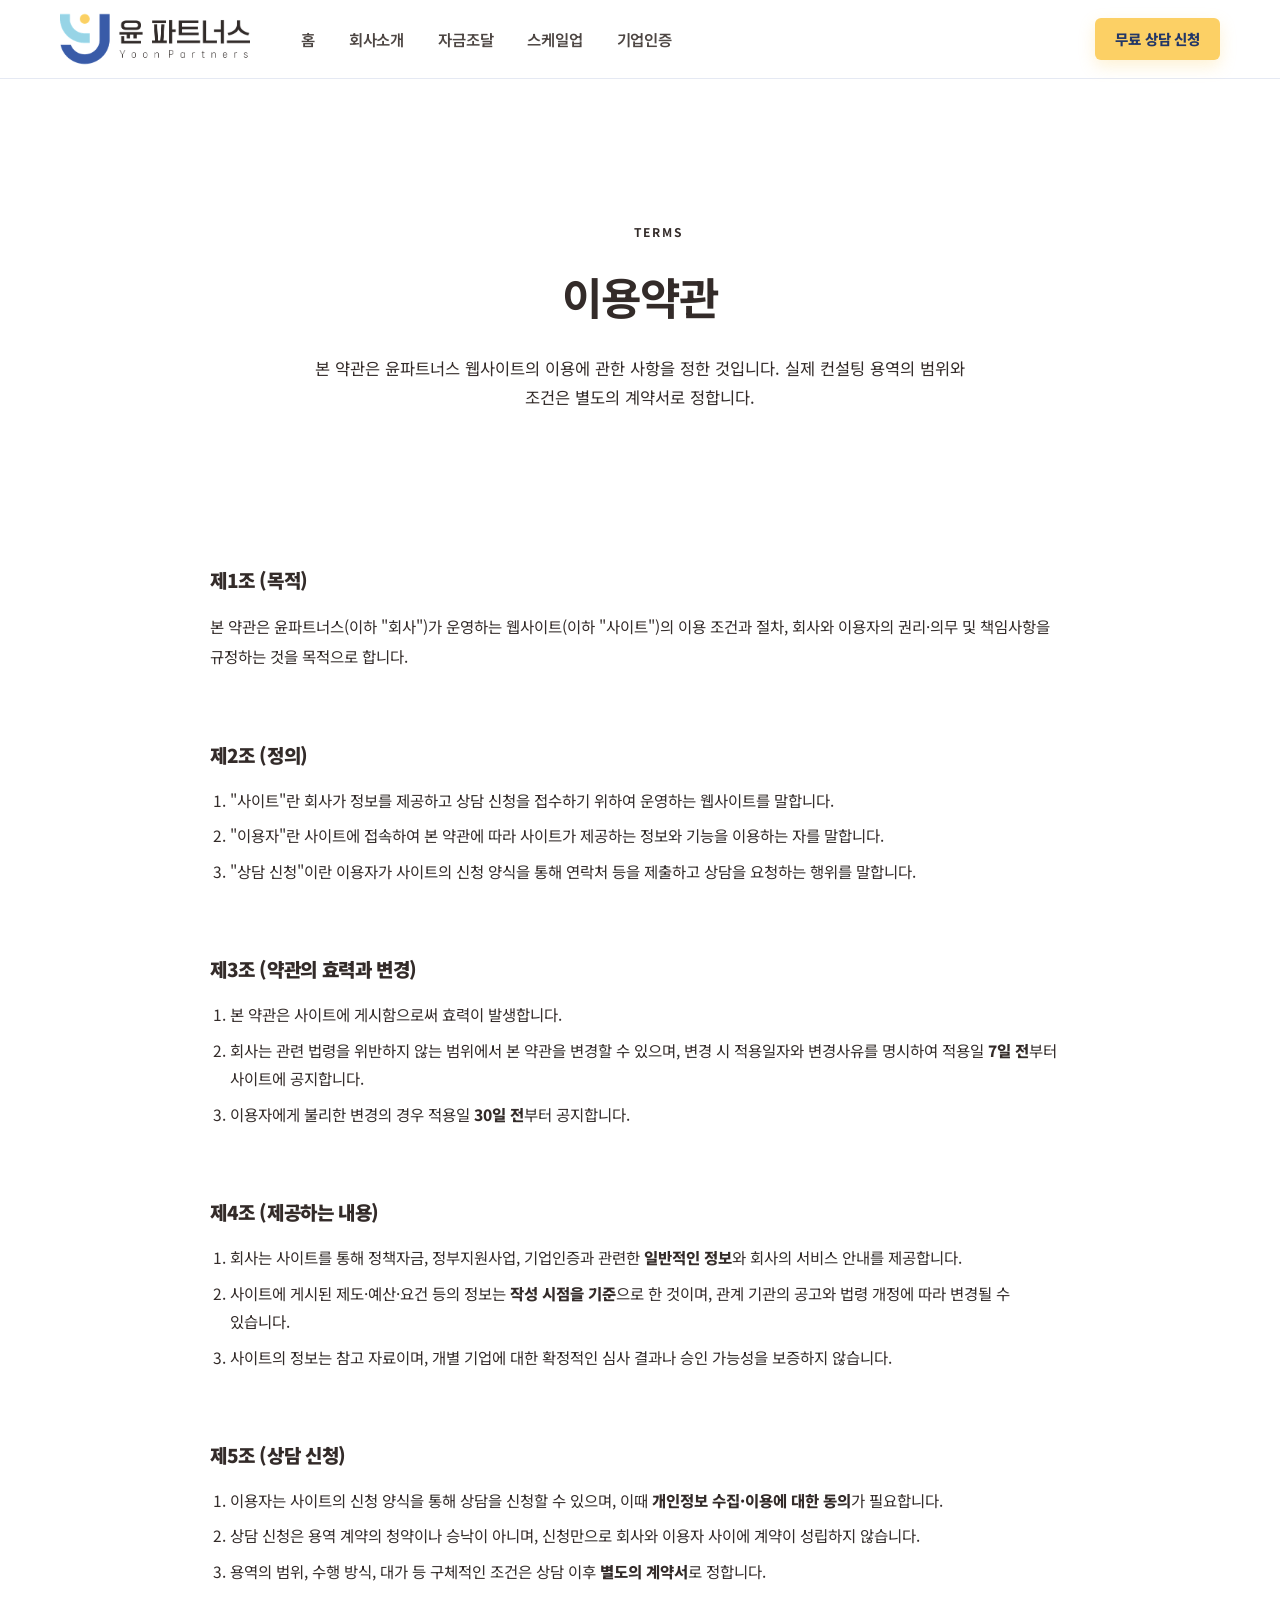
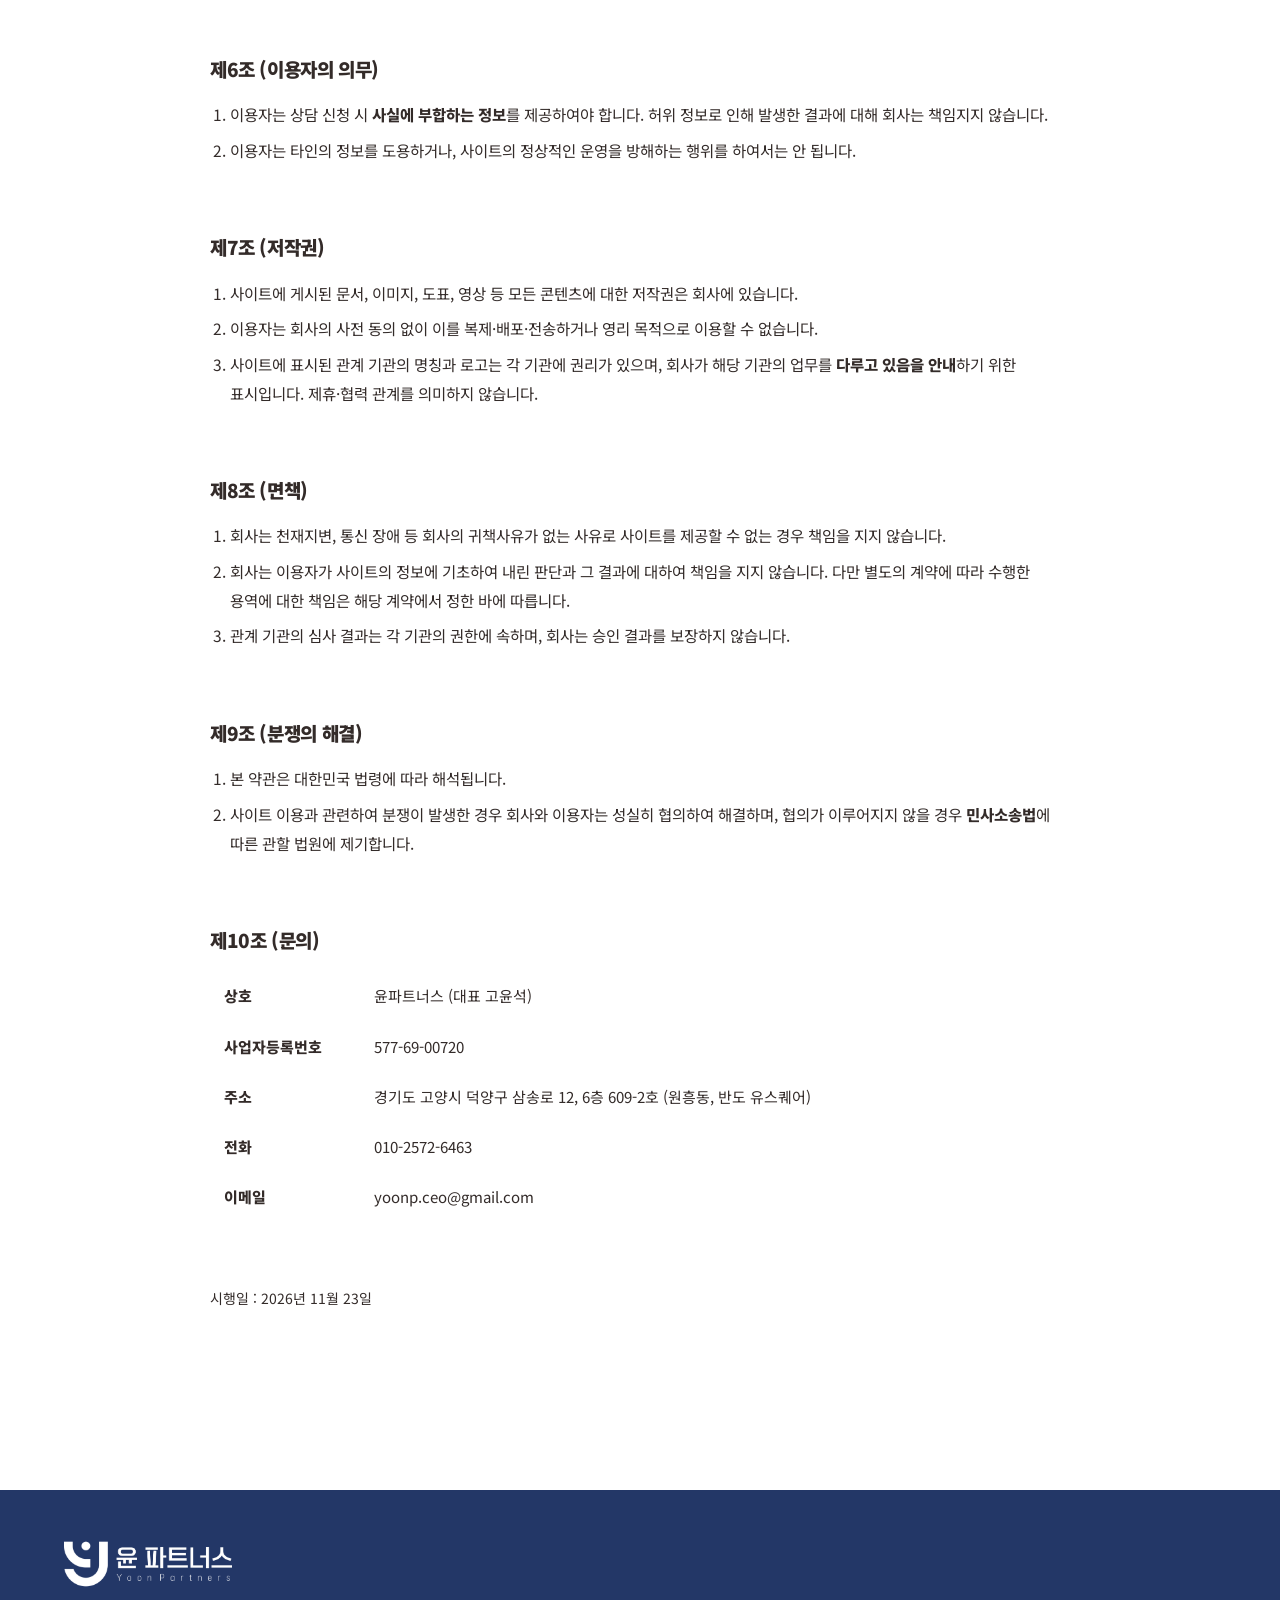
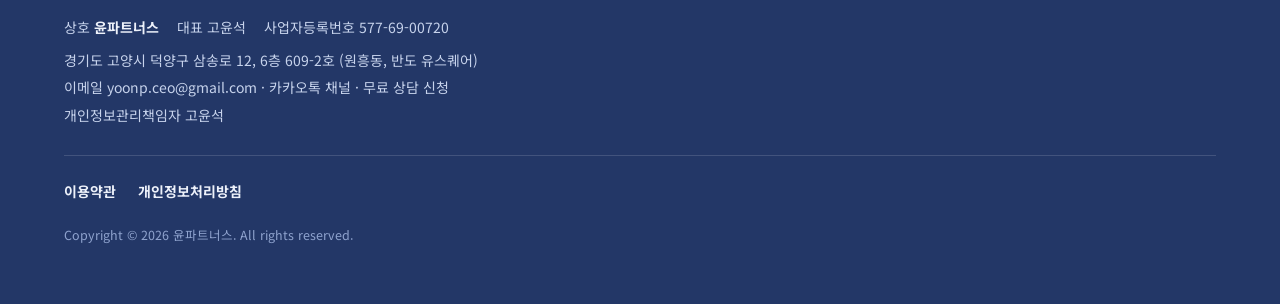
<file: terms.html>
<!doctype html>
<html lang="ko">
<head>
<meta charset="utf-8">
<meta name="viewport" content="width=device-width,initial-scale=1,viewport-fit=cover">
<title>이용약관 | 윤파트너스</title>
<meta name="description" content="윤파트너스 홈페이지 이용약관입니다.">
<link rel="canonical" href="https://www.yoon-partners.co.kr/terms.html">
<meta name="robots" content="index,follow,max-image-preview:large">
<meta property="og:type" content="website">
<meta property="og:locale" content="ko_KR">
<meta property="og:site_name" content="윤파트너스">
<meta property="og:url" content="https://www.yoon-partners.co.kr/terms.html">
<meta property="og:title" content="이용약관 | 윤파트너스">
<meta property="og:description" content="윤파트너스 홈페이지 이용약관입니다.">
<meta property="og:image" content="https://www.yoon-partners.co.kr/images/1_%EB%B8%8C%EB%9E%9C%EB%93%9C/OG_%EA%B3%B5%EC%9C%A0%EC%9D%B4%EB%AF%B8%EC%A7%80_1200x630.png">
<meta property="og:image:width" content="1200">
<meta property="og:image:height" content="630">
<meta property="og:image:alt" content="윤파트너스 — 소상공인·소기업 정책자금 컨설팅">
<meta name="twitter:card" content="summary_large_image">
<meta name="twitter:title" content="이용약관 | 윤파트너스">
<meta name="twitter:description" content="윤파트너스 홈페이지 이용약관입니다.">
<meta name="twitter:image" content="https://www.yoon-partners.co.kr/images/1_%EB%B8%8C%EB%9E%9C%EB%93%9C/OG_%EA%B3%B5%EC%9C%A0%EC%9D%B4%EB%AF%B8%EC%A7%80_1200x630.png">
<meta name="theme-color" content="#172342">
<link rel="icon" href="/images/1_브랜드/파비콘_512.png">
<link rel="apple-touch-icon" href="/images/1_브랜드/파비콘_512.png">
<link rel="preconnect" href="https://fonts.googleapis.com">
<link rel="preconnect" href="https://fonts.gstatic.com" crossorigin>
<link rel="stylesheet" href="https://fonts.googleapis.com/css2?family=Gothic+A1:wght@700;900&family=Noto+Sans+KR:wght@400;500;700;900&family=Nanum+Brush+Script&family=IBM+Plex+Mono:wght@400;500&display=swap">
<link rel="stylesheet" href="/assets/site.css">
<script type="application/ld+json">{"@context":"https://schema.org","@graph":[{"@type":"ProfessionalService","@id":"https://www.yoon-partners.co.kr/#org","name":"윤파트너스","alternateName":"YOON PARTNERS","url":"https://www.yoon-partners.co.kr/","logo":"https://www.yoon-partners.co.kr/images/1_%EB%B8%8C%EB%9E%9C%EB%93%9C/YOON_PARTNERS.png","image":"https://www.yoon-partners.co.kr/images/1_%EB%B8%8C%EB%9E%9C%EB%93%9C/OG_%EA%B3%B5%EC%9C%A0%EC%9D%B4%EB%AF%B8%EC%A7%80_1200x630.png","description":"소상공인·소기업 전문 정책자금·정부지원사업·기업인증 컨설팅","founder":{"@type":"Person","name":"고윤석"},"address":{"@type":"PostalAddress","streetAddress":"삼송로 12, 6층 609-2호","addressLocality":"고양시 덕양구","addressRegion":"경기도","addressCountry":"KR"},"areaServed":{"@type":"Country","name":"대한민국"},"knowsAbout":["정책자금","정부지원사업","기업인증","사업계획서","자금조달","소상공인","소기업","경영 컨설팅"],"email":"yoonp.ceo@gmail.com","sameAs":["https://pf.kakao.com/_vpSvX"]},{"@type":"WebSite","@id":"https://www.yoon-partners.co.kr/#web","url":"https://www.yoon-partners.co.kr/","name":"윤파트너스","inLanguage":"ko-KR","publisher":{"@id":"https://www.yoon-partners.co.kr/#org"}},{"@type":"BreadcrumbList","@id":"https://www.yoon-partners.co.kr/terms.html#crumb","itemListElement":[{"@type":"ListItem","position":1,"name":"홈","item":"https://www.yoon-partners.co.kr/"},{"@type":"ListItem","position":2,"name":"이용약관","item":"https://www.yoon-partners.co.kr/terms.html"}]},{"@type":"WebPage","@id":"https://www.yoon-partners.co.kr/terms.html#page","url":"https://www.yoon-partners.co.kr/terms.html","name":"이용약관 | 윤파트너스","description":"윤파트너스 홈페이지 이용약관입니다.","inLanguage":"ko-KR","isPartOf":{"@id":"https://www.yoon-partners.co.kr/#web"},"about":{"@id":"https://www.yoon-partners.co.kr/#org"},"breadcrumb":{"@id":"https://www.yoon-partners.co.kr/terms.html#crumb"}}]}</script>
</head>
<body>
<a class="vb-skip" href="#main">본문으로 건너뛰기</a>
<header class="vb-hd" id="vbHd">
  <div class="vb-hd-in">
    <a class="vb-logo" href="/index.html"><img src="/images/1_브랜드/YOON_PARTNERS.png" alt="윤파트너스" width="519" height="160"></a>
    <nav class="vb-nav" aria-label="주요 메뉴">
      <a href="/index.html">홈</a>
      <a href="/about.html">회사소개</a>
      <a href="/funding.html">자금조달</a>
      <a href="/scaleup.html">스케일업</a>
      <a href="/certification.html">기업인증</a>
    </nav>
    <div class="vb-hd-cta">
      <a class="vb-hd-btn" href="#apply">무료 상담 신청</a>
    </div>
    <button class="vb-burger" type="button" id="vbBurger" aria-expanded="false" aria-label="메뉴 열기"><span></span></button>
  </div>
</header>

<main id="main">
<section class="vbsec" doz_type="section" style="background:#FFFFFF;padding-top:80px;padding-bottom:80px;">
<!-- ══════════════════════════════════════════════════════════════
     윤파트너스 — 이용약관
     깃허브 : 99_UPLOAD/_조립.py 가 이 파일을 읽어 사이트에 넣습니다
     약관 1 — 섹션 배경·여백 설정하지 마세요(여백 0)
     ══════════════════════════════════════════════════════════════ -->
<link rel="preconnect" href="https://fonts.googleapis.com">
<link rel="preconnect" href="https://fonts.gstatic.com" crossorigin>
<link rel="stylesheet" href="https://fonts.googleapis.com/css2?family=Gothic+A1:wght@700;900&family=Noto+Sans+KR:wght@400;500;700;900&family=Nanum+Brush+Script&family=IBM+Plex+Mono:wght@400;500&display=swap">
<style>
['.sec-head', '.eyebrow', '.sec-h', '.sec-p', '.emo', '.btn', '.center-btn', '.wrap', '.narrow']
:root{
    color-scheme:light;
    /* 윤파트너스 브랜드 컬러 — 로고에서 뽑았습니다
       인디고 #3A5BA8 (메인) · 스카이 #98D5E7 (보조) · 옐로 #FCD065 (강조) · 먹 #332B29 (글자) */
    --navy:#3A5BA8; --navy-900:#233767; --navy-700:#2E4885; --navy-500:#5D7CC4;
    --navy-300:#9BB3DF; --navy-100:#DFE8F7; --navy-50:#F2F6FC;
    --sky:#98D5E7; --sky-100:#E4F3F8;
    --gold:#FCD065; --gold-800:#8A6412; --gold-100:#FEF6E1;
    --ink:#332B29; --ink-2:#4D4643; --muted:#6F6763;
    --line:#E5E9F3; --line-2:#CBD5EA; --white:#FFFFFF;
    --display:"Presentation","프리젠테이션","Pretendard Variable","Pretendard","Noto Sans KR","Gothic A1",sans-serif;
    --sans:"Pretendard Variable","Pretendard","Noto Sans KR",-apple-system,"Malgun Gothic",sans-serif;
    --mono:"IBM Plex Mono",ui-monospace,Consolas,monospace;
    --hd:74px; --bar:60px;
  }
  .vbw .wrap{max-width:1200px;margin:0 auto;padding:0 24px}
  .vbw .narrow{max-width:900px}
  .vbw .eyebrow{font-size:12px;font-weight:700;letter-spacing:.14em;text-transform:uppercase;color:var(--navy-500);display:flex;align-items:center;gap:10px}
  .vbw .eyebrow::before{content:"";width:26px;height:3px;background:var(--gold);flex:none}
  .vbw .sec-h{font-size:clamp(22px,3.2vw,30px);color:var(--navy);margin:12px 0 10px}
  .vbw .sec-p{font-size:17px;line-height:1.8;color:var(--ink-2);max-width:680px}
  @media (max-width:720px){
    .vbw .sec-p br{display:none}
  }
  .vbw .sec-head{margin-bottom:42px}
  .vbw .btn{display:inline-flex;align-items:center;justify-content:center;height:52px;padding:0 26px;border-radius:6px;font-weight:700;font-size:15px;border:1.5px solid transparent;cursor:pointer;font-family:var(--sans)}
  .vbw .btn-gold{background:var(--gold);color:var(--ink);border-color:var(--gold)}
  .vbw .btn-gold:hover{background:#EFBB3F}
  .vbw .btn-navy{background:var(--navy);color:#fff;border-color:var(--navy)}
  .vbw .btn-navy:hover{background:var(--navy-700)}
  .vbw .btn-ghost{border-color:var(--navy);color:var(--navy);background:transparent}
  .vbw .btn-ghost:hover{background:var(--navy-50)}
  .vbw .btn-block{width:100%;height:56px}
  .vbw .hd .btn{height:42px;padding:0 18px;font-size:14px}
  .vbw .hero .btn-gold{box-shadow:0 12px 32px rgba(252,208,101,.3)}
  .vbw .hero .btn-ghost{border-color:rgba(255,255,255,.55);color:#fff;background:rgba(255,255,255,.06)}
  .vbw .hero .btn-ghost:hover{background:rgba(255,255,255,.15);border-color:#fff}
  .vbw .subhero{background:var(--navy-50);border-bottom:1px solid var(--line);padding:56px 0 60px}
  .vbw .subhero h1{font-size:clamp(28px,4.4vw,44px);color:var(--navy);margin:14px 0 0;letter-spacing:-.02em}
  .vbw .subhero p{margin-top:18px;font-size:16.5px;color:var(--ink-2);max-width:660px;line-height:1.78}
  .vbw .sec-h b, .vbw .subhero h1 b, .vbw .at-h b, .vbw .target h2 b, .vbw .poptop h2 b{font-weight:inherit;
    background-image:linear-gradient(transparent 56%,rgba(252,208,101,.45) 56%);
    padding:0 .06em;border-radius:2px}
  @media (prefers-reduced-motion:reduce){
    .vbw .btn:active, .vbw .tile:active, .vbw .card:active{transform:none}
  }
  .vbw .at-h .emo{margin-right:9px}
  .vbw .chkres .btn{opacity:.55;transition:opacity .25s ease}
  .vbw .chkres.on .btn{opacity:1}
  .vbw .midcta .wrap{display:flex;gap:28px;align-items:center;justify-content:center;flex-wrap:wrap;text-align:center}
  @media (max-width:720px){
    .vbw .midcta .wrap{flex-direction:column;gap:20px}
  }
  .vbw .legal{max-width:860px;margin:0 auto}
  .vbw .legal h3{font-family:var(--display);font-weight:900;font-size:19px;color:var(--navy);
    margin:40px 0 14px;padding-top:26px;border-top:1px solid var(--line);letter-spacing:-.02em}
  .vbw .legal h3:first-child{margin-top:0;padding-top:0;border-top:0}
  .vbw .legal p{font-size:15.5px;line-height:1.95;color:var(--ink-2);margin:0 0 12px}
  .vbw .legal ul, .vbw .legal ol{margin:0 0 14px;padding-left:20px;display:grid;gap:7px}
  .vbw .legal li{font-size:15.5px;line-height:1.85;color:var(--ink-2)}
  .vbw .legal b{color:var(--ink);font-weight:800}
  .vbw .legal table{width:100%;border-collapse:collapse;font-size:15px;margin:4px 0 16px}
  .vbw .legal th, .vbw .legal td{border:1px solid var(--line);padding:12px 14px;text-align:left;vertical-align:top;line-height:1.75}
  .vbw .legal th{background:var(--navy-50);color:var(--navy);font-weight:800;white-space:nowrap;width:150px}
  .vbw .legal .eff{margin-top:40px;padding-top:22px;border-top:1px solid var(--line);
    font-size:14px;color:var(--muted)}
  @media (max-width:720px){
    .vbw .legal h3{font-size:17.5px;margin-top:32px;padding-top:22px}
    .vbw .legal p, .vbw .legal li{font-size:15px}
    .vbw .legal table, .vbw .legal thead, .vbw .legal tbody, .vbw .legal tr, .vbw .legal th, .vbw .legal td{display:block;width:auto}
    .vbw .legal th{border-bottom:0;width:auto}
    .vbw .legal td{border-top:0;margin-bottom:10px}
  }
  .vbw .tile.inst .ilogo .emo{font-size:30px;line-height:1}
  .vbw .c4gap .btn-gold{box-shadow:0 10px 28px rgba(252,208,101,.26)}
  .vbw .hero .eyebrow{justify-content:center}
  .vbw .subhero{text-align:center}
  .vbw .subhero .eyebrow{justify-content:center}
  .vbw .subhero p{margin-left:auto;margin-right:auto}
  .vbw .sec-head{text-align:center}
  .vbw .sec-head .eyebrow{justify-content:center}
  .vbw .sec-p{margin-left:auto;margin-right:auto}
  .vbw .center-btn{text-align:center}
  .vbw .emo{font-family:"Apple Color Emoji","Segoe UI Emoji","Noto Color Emoji","Twemoji Mozilla",sans-serif;
       font-style:normal;line-height:1;display:inline-block}
  .vbw .stage h3 .emo, .vbw .simb h3 .emo, .vbw .sec-h .emo{margin-right:9px}
  .vbw section, .vbw .subhero{scroll-margin-top:calc(var(--hd) + 10px)}
  .vbw .card, .vbw .tile, .vbw .plate, .vbw .btn, .vbw .hd nav a, .vbw .foot-links a, .vbw summary, .vbw .chips button{transition:border-color .18s ease,background-color .18s ease,color .18s ease}
  @media (max-width:720px){
    .vbw .wrap{padding:0 20px}
    .vbw .hd .tel, .vbw .hd .btn{display:none}
    .vbw .subhero{padding:38px 0 42px}
    .vbw .sec-head{margin-bottom:28px}
  }

  /* ── 호스팅 사이트 기본 스타일에 덮이지 않도록 하는 방어 규칙 ── */
  .vbw a{color:inherit}
  .vbw a.btn,.vbw a.btn:visited,.vbw a.btn:hover{text-decoration:none}
  .vbw a.btn,.vbw button.btn{
    display:inline-flex!important;align-items:center!important;justify-content:center!important;
    height:52px!important;padding:0 26px!important;border-radius:6px!important;
    font-weight:700!important;font-size:15px!important;border:1.5px solid transparent!important;
    font-family:var(--sans)!important;line-height:1!important;width:auto!important}
  .vbw a.btn-block,.vbw button.btn-block{width:100%!important}
  .vbw a.btn-gold,.vbw button.btn-gold{
    background:var(--gold)!important;background-color:var(--gold)!important;
    color:var(--ink)!important;border-color:var(--gold)!important}
  .vbw a.btn-gold:hover,.vbw button.btn-gold:hover{background-color:#EFBB3F!important}
  .vbw a.btn-navy,.vbw button.btn-navy{
    background-color:var(--navy)!important;color:#fff!important;border-color:var(--navy)!important}
  .vbw a.btn-navy:hover,.vbw button.btn-navy:hover{background-color:var(--navy-700)!important}
  .vbw a.btn-ghost,.vbw button.btn-ghost{
    background-color:transparent!important;color:var(--navy)!important;border-color:var(--line-2)!important}
  .vbw .c2chips button,.vbw .ck{background-color:#fff!important}
  .vbw .c2chips button.on{background-color:var(--navy)!important;color:#fff!important}
  .vbw .ck[aria-pressed="true"]{background-color:var(--navy-50)!important}

  /* ── 좌우 끝까지 꽉 차는 상단 띠 ── */
  .vbw .subhero{width:100vw!important;max-width:100vw!important;
    margin-left:calc(50% - 50vw)!important;margin-right:calc(50% - 50vw)!important;
    padding:62px 24px 66px!important}
  .vbw .subhero .wrap{max-width:1120px;margin:0 auto;padding:0;text-align:center}
  .vbw .subhero p{margin-left:auto;margin-right:auto}
  @media (max-width:720px){.vbw .subhero{padding:44px 20px 46px!important}}
  /* ── 본문 ── */
  .vbw .legalwrap{max-width:948px;margin:0 auto;padding:68px 24px 86px}
  @media (max-width:720px){.vbw .legalwrap{padding:44px 20px 56px}}

</style>

<div class="vbw">
<div class="subhero">
      <div class="wrap">
      <div class="eyebrow">Terms</div>
      <h1>이용약관</h1>
      <p>본 약관은 윤파트너스 웹사이트의 이용에 관한 사항을 정한 것입니다. 실제 컨설팅 용역의 범위와 조건은 별도의 계약서로 정합니다.</p>
    
      </div>
    </div>
    <div class="legalwrap">
      <div class="legal">
        <h3>제1조 (목적)</h3>
        <p>본 약관은 윤파트너스(이하 &quot;회사&quot;)가 운영하는 웹사이트(이하 &quot;사이트&quot;)의 이용 조건과 절차, 회사와 이용자의 권리·의무 및 책임사항을 규정하는 것을 목적으로 합니다.</p>

        <h3>제2조 (정의)</h3>
        <ol>
          <li>&quot;사이트&quot;란 회사가 정보를 제공하고 상담 신청을 접수하기 위하여 운영하는 웹사이트를 말합니다.</li>
          <li>&quot;이용자&quot;란 사이트에 접속하여 본 약관에 따라 사이트가 제공하는 정보와 기능을 이용하는 자를 말합니다.</li>
          <li>&quot;상담 신청&quot;이란 이용자가 사이트의 신청 양식을 통해 연락처 등을 제출하고 상담을 요청하는 행위를 말합니다.</li>
        </ol>

        <h3>제3조 (약관의 효력과 변경)</h3>
        <ol>
          <li>본 약관은 사이트에 게시함으로써 효력이 발생합니다.</li>
          <li>회사는 관련 법령을 위반하지 않는 범위에서 본 약관을 변경할 수 있으며, 변경 시 적용일자와 변경사유를 명시하여 적용일 <b>7일 전</b>부터 사이트에 공지합니다.</li>
          <li>이용자에게 불리한 변경의 경우 적용일 <b>30일 전</b>부터 공지합니다.</li>
        </ol>

        <h3>제4조 (제공하는 내용)</h3>
        <ol>
          <li>회사는 사이트를 통해 정책자금, 정부지원사업, 기업인증과 관련한 <b>일반적인 정보</b>와 회사의 서비스 안내를 제공합니다.</li>
          <li>사이트에 게시된 제도·예산·요건 등의 정보는 <b>작성 시점을 기준</b>으로 한 것이며, 관계 기관의 공고와 법령 개정에 따라 변경될 수 있습니다.</li>
          <li>사이트의 정보는 참고 자료이며, 개별 기업에 대한 확정적인 심사 결과나 승인 가능성을 보증하지 않습니다.</li>
        </ol>

        <h3>제5조 (상담 신청)</h3>
        <ol>
          <li>이용자는 사이트의 신청 양식을 통해 상담을 신청할 수 있으며, 이때 <b>개인정보 수집·이용에 대한 동의</b>가 필요합니다.</li>
          <li>상담 신청은 용역 계약의 청약이나 승낙이 아니며, 신청만으로 회사와 이용자 사이에 계약이 성립하지 않습니다.</li>
          <li>용역의 범위, 수행 방식, 대가 등 구체적인 조건은 상담 이후 <b>별도의 계약서</b>로 정합니다.</li>
        </ol>

        <h3>제6조 (이용자의 의무)</h3>
        <ol>
          <li>이용자는 상담 신청 시 <b>사실에 부합하는 정보</b>를 제공하여야 합니다. 허위 정보로 인해 발생한 결과에 대해 회사는 책임지지 않습니다.</li>
          <li>이용자는 타인의 정보를 도용하거나, 사이트의 정상적인 운영을 방해하는 행위를 하여서는 안 됩니다.</li>
        </ol>

        <h3>제7조 (저작권)</h3>
        <ol>
          <li>사이트에 게시된 문서, 이미지, 도표, 영상 등 모든 콘텐츠에 대한 저작권은 회사에 있습니다.</li>
          <li>이용자는 회사의 사전 동의 없이 이를 복제·배포·전송하거나 영리 목적으로 이용할 수 없습니다.</li>
          <li>사이트에 표시된 관계 기관의 명칭과 로고는 각 기관에 권리가 있으며, 회사가 해당 기관의 업무를 <b>다루고 있음을 안내</b>하기 위한 표시입니다. 제휴·협력 관계를 의미하지 않습니다.</li>
        </ol>

        <h3>제8조 (면책)</h3>
        <ol>
          <li>회사는 천재지변, 통신 장애 등 회사의 귀책사유가 없는 사유로 사이트를 제공할 수 없는 경우 책임을 지지 않습니다.</li>
          <li>회사는 이용자가 사이트의 정보에 기초하여 내린 판단과 그 결과에 대하여 책임을 지지 않습니다. 다만 별도의 계약에 따라 수행한 용역에 대한 책임은 해당 계약에서 정한 바에 따릅니다.</li>
          <li>관계 기관의 심사 결과는 각 기관의 권한에 속하며, 회사는 승인 결과를 보장하지 않습니다.</li>
        </ol>

        <h3>제9조 (분쟁의 해결)</h3>
        <ol>
          <li>본 약관은 대한민국 법령에 따라 해석됩니다.</li>
          <li>사이트 이용과 관련하여 분쟁이 발생한 경우 회사와 이용자는 성실히 협의하여 해결하며, 협의가 이루어지지 않을 경우 <b>민사소송법</b>에 따른 관할 법원에 제기합니다.</li>
        </ol>

        <h3>제10조 (문의)</h3>
        <table>
          <tbody>
            <tr><th>상호</th><td>윤파트너스 (대표 고윤석)</td></tr>
            <tr><th>사업자등록번호</th><td>577-69-00720</td></tr>
            <tr><th>주소</th><td>경기도 고양시 덕양구 삼송로 12, 6층 609-2호 (원흥동, 반도 유스퀘어)</td></tr>
            <tr><th>전화</th><td>010-2572-6463</td></tr>
            <tr><th>이메일</th><td><a href="mailto:yoonp.ceo@gmail.com">yoonp.ceo@gmail.com</a></td></tr>
          </tbody>
        </table>

        <p class="eff">시행일 : 2026년 11월 23일</p>
      </div>
    </div>
</div>

<script>
(function () {
  /* 좌우 끝까지 꽉 차는 띠 — 스크롤바 폭 때문에 100vw 가 어긋나는 것을 바로잡습니다 */
  var SEL = '.vbw .subhero';
  var vbLastW = -1;
  function vbBleed() {
    var list = document.querySelectorAll(SEL);
    if (!list.length) return;
    var nowW = document.documentElement.clientWidth;
    if (nowW === vbLastW) return;
    vbLastW = nowW;
    for (var i = 0; i < list.length; i++) {
      var el = list[i];
      el.style.setProperty('width', 'auto', 'important');
      el.style.setProperty('max-width', 'none', 'important');
      el.style.setProperty('margin-left', '0', 'important');
      el.style.setProperty('margin-right', '0', 'important');
      var cw = document.documentElement.clientWidth;
      var left = el.getBoundingClientRect().left;
      el.style.setProperty('width', cw + 'px', 'important');
      el.style.setProperty('max-width', cw + 'px', 'important');
      el.style.setProperty('margin-left', (-left) + 'px', 'important');
    }
  }
  vbBleed();
  window.addEventListener('resize', function () { vbLastW = -1; vbBleed(); });
  window.addEventListener('load', function () { vbLastW = -1; vbBleed(); });
  var vbN = 0, vbPoll = setInterval(function () { vbBleed(); if (++vbN > 25) clearInterval(vbPoll); }, 400);
})();
</script>

</section>
</main>

<footer class="vb-ft">
  <div class="vb-ft-in">
    <img src="/images/1_브랜드/YOON_PARTNERS_white.png" alt="윤파트너스" width="519" height="160">
    <p class="biz"><span>상호 <b>윤파트너스</b></span><span>대표 고윤석</span>
      <span>사업자등록번호 577-69-00720</span></p>
    <p>경기도 고양시 덕양구 삼송로 12, 6층 609-2호 (원흥동, 반도 유스퀘어)</p>
    <p>이메일 <a href="mailto:yoonp.ceo@gmail.com">yoonp.ceo@gmail.com</a> · <a href="https://pf.kakao.com/_vpSvX" target="_blank" rel="noopener">카카오톡 채널</a> · <a href="/index.html#apply">무료 상담 신청</a></p>
    <p>개인정보관리책임자 고윤석</p>
    <nav class="vb-ft-links" aria-label="약관">
      <a href="/terms.html">이용약관</a>
      <a href="/privacy.html">개인정보처리방침</a>
    </nav>
    <p class="copy">Copyright © 2026 윤파트너스. All rights reserved.</p>
  </div>
</footer>

<nav class="vb-bar" aria-label="바로가기">
  <a class="call" href="https://pf.kakao.com/_vpSvX" target="_blank" rel="noopener">카카오톡</a>
  <a class="apply" href="#apply">무료 진단 신청</a>
</nav>

<script>
(function () {
  var hd = document.getElementById('vbHd'), b = document.getElementById('vbBurger');
  if (!hd || !b) return;
  b.addEventListener('click', function () {
    var open = hd.classList.toggle('vb-open');
    b.setAttribute('aria-expanded', open ? 'true' : 'false');
    b.setAttribute('aria-label', open ? '메뉴 닫기' : '메뉴 열기');
  });
  hd.querySelectorAll('.vb-nav a, .vb-hd-cta a').forEach(function (a) {
    a.addEventListener('click', function () {
      hd.classList.remove('vb-open');
      b.setAttribute('aria-expanded', 'false');
    });
  });
})();
</script>
</body>
</html>
</file>
<file: assets/site.css>
/* 윤파트너스 — 상단·하단·모바일 바. 위젯 바깥의 공통 부분은 이 파일 하나뿐입니다. */
:root{
  --vb-navy:#3A5BA8; --vb-navy-900:#233767; --vb-navy-700:#2E4885;
  --vb-navy-300:#9BB3DF; --vb-navy-50:#F2F6FC;
  --vb-sky:#98D5E7; --vb-gold:#FCD065; --vb-ink:#332B29; --vb-ink-2:#4D4643;
  --vb-line:#E5E9F3; --vb-hd:78px;
  --vb-sans:"Pretendard Variable","Pretendard","Noto Sans KR",-apple-system,"Malgun Gothic",sans-serif;
  --vb-display:"Gothic A1","Noto Sans KR","Malgun Gothic",sans-serif;
}
*,*::before,*::after{box-sizing:border-box}
html{scroll-behavior:smooth}
body{margin:0;background:#fff;color:var(--vb-ink);font-family:var(--vb-sans);
  font-size:16px;line-height:1.8;word-break:keep-all;-webkit-font-smoothing:antialiased}
img{max-width:100%}
a{color:inherit;text-decoration:none}
.vb-skip{position:absolute;left:-9999px;top:0;background:var(--vb-navy);color:#fff;
  padding:10px 16px;z-index:200;border-radius:0 0 6px 0}
.vb-skip:focus{left:0}

/* ── 상단 ───────────────────────────────────────────── */
.vb-hd{position:sticky;top:0;z-index:100;background:#fff;
  border-bottom:1px solid var(--vb-line)}
.vb-hd-in{max-width:1200px;margin:0 auto;height:var(--vb-hd);display:flex;align-items:center;gap:20px;
  padding-left:max(20px,env(safe-area-inset-left,0px));
  padding-right:max(20px,env(safe-area-inset-right,0px))}
.vb-logo{flex:none;display:flex;align-items:center}
.vb-logo img{width:190px;height:auto;display:block}
.vb-nav{display:flex;align-items:center;gap:0;margin-left:14px}
.vb-nav a{position:relative;padding:0 17px;line-height:var(--vb-hd);
  font-size:15.5px;font-weight:600;color:var(--vb-ink-2);letter-spacing:-.012em;white-space:nowrap}
.vb-nav a::after{content:"";position:absolute;left:17px;right:17px;bottom:24px;height:2px;
  background:var(--vb-gold);transform:scaleX(0);transform-origin:left;transition:transform .22s ease}
.vb-nav a:hover{color:var(--vb-navy)}
.vb-nav a:hover::after{transform:scaleX(1)}
.vb-nav a[aria-current="page"]{color:var(--vb-navy);font-weight:800}
.vb-nav a[aria-current="page"]::after{background:var(--vb-navy);transform:scaleX(1)}
.vb-hd-cta{margin-left:auto;display:flex;align-items:center;gap:18px}
.vb-tel{display:inline-flex;align-items:baseline;gap:6px;font-weight:900;font-size:18.5px;
  color:var(--vb-navy);letter-spacing:-.02em;white-space:nowrap}
.vb-tel small{font-size:10.5px;font-weight:800;color:var(--vb-navy-300);letter-spacing:.1em}
.vb-hd-btn{background:var(--vb-gold);color:var(--vb-navy-900);border-radius:6px;height:42px;
  padding:0 20px;font-size:14.5px;font-weight:800;display:inline-flex;align-items:center;
  justify-content:center;letter-spacing:-.01em;white-space:nowrap;
  box-shadow:0 6px 16px rgba(252,208,101,.28);transition:background-color .18s,box-shadow .18s}
.vb-hd-btn:hover{background:#EFBB3F;box-shadow:0 8px 20px rgba(252,208,101,.38)}
.vb-burger{display:none;margin-left:auto;width:44px;height:44px;border:1px solid var(--vb-line);
  border-radius:8px;background:#fff;cursor:pointer;align-items:center;justify-content:center;flex:none}
.vb-burger span{display:block;position:relative;width:19px;height:2px;background:var(--vb-navy-900);
  transition:background .2s}
.vb-burger span::before,.vb-burger span::after{content:"";position:absolute;left:0;width:19px;height:2px;
  background:var(--vb-navy-900);transition:transform .22s}
.vb-burger span::before{top:-6px}
.vb-burger span::after{top:6px}
.vb-burger[aria-expanded="true"] span{background:transparent}
.vb-burger[aria-expanded="true"] span::before{transform:translateY(6px) rotate(45deg)}
.vb-burger[aria-expanded="true"] span::after{transform:translateY(-6px) rotate(-45deg)}

@media (max-width:1180px){ .vb-tel{display:none} }
@media (max-width:900px){
  :root{--vb-hd:62px}
  .vb-logo img{width:150px}
  .vb-nav,.vb-hd-cta{display:none}
  .vb-burger{display:flex}
  .vb-hd.vb-open .vb-nav{display:flex;position:absolute;left:0;right:0;top:var(--vb-hd);
    flex-direction:column;align-items:stretch;gap:0;margin:0;background:#fff;
    border-bottom:1px solid var(--vb-line);box-shadow:0 18px 32px rgba(23,35,66,.12)}
  .vb-hd.vb-open .vb-nav a{line-height:1;padding:17px 22px;font-size:16px;
    border-top:1px solid var(--vb-line)}
  .vb-hd.vb-open .vb-nav a::after{display:none}
  .vb-hd.vb-open .vb-hd-cta{display:flex;position:absolute;left:0;right:0;
    top:calc(var(--vb-hd) + 5 * 56px);padding:14px 22px 18px;background:#fff;
    box-shadow:0 18px 32px rgba(23,35,66,.12)}
  .vb-hd.vb-open .vb-hd-btn{width:100%;height:50px;font-size:15.5px}
}

/* ── 섹션 (아임웹 섹션 자리) ──────────────────────────── */
.vbsec{position:relative}
.vbcontainer{max-width:1200px;margin:0 auto;
  padding-left:max(24px,env(safe-area-inset-left,0px));
  padding-right:max(24px,env(safe-area-inset-right,0px))}
@media (max-width:720px){
  .vbcontainer{padding-left:max(20px,env(safe-area-inset-left,0px));
    padding-right:max(20px,env(safe-area-inset-right,0px))}
}
main{overflow-x:hidden}

/* ── 하단 ───────────────────────────────────────────── */
.vb-ft{background:var(--vb-navy-900);color:#C7D3EC;font-size:14px;line-height:1.95}
.vb-ft-in{max-width:1200px;margin:0 auto;padding-block:48px 56px;
  padding-left:max(24px,env(safe-area-inset-left,0px));
  padding-right:max(24px,env(safe-area-inset-right,0px))}
.vb-ft img{width:168px;height:auto;display:block;margin-bottom:24px}
.vb-ft p{margin:0}
.vb-ft .biz{display:flex;flex-wrap:wrap;gap:4px 18px;margin-bottom:6px}
.vb-ft b{color:#EDF1FA;font-weight:700}
.vb-ft-links{display:flex;gap:22px;margin-top:26px;padding-top:22px;
  border-top:1px solid rgba(255,255,255,.14);flex-wrap:wrap}
.vb-ft-links a{font-weight:700;color:#EDF1FA}
.vb-ft-links a:hover{color:var(--vb-gold)}
.vb-ft .copy{margin-top:18px;font-size:12.5px;color:#8FA3CE}

/* ── 모바일 하단 바 ──────────────────────────────────── */
.vb-bar{display:none}
@media (max-width:900px){
  .vb-bar{display:grid;grid-template-columns:1fr 1.5fr;gap:8px;
    position:fixed;left:0;right:0;bottom:0;z-index:99;background:#fff;
    border-top:1px solid var(--vb-line);box-shadow:0 -6px 22px rgba(23,35,66,.1);
    padding:9px max(14px,env(safe-area-inset-left,0px))
            calc(9px + env(safe-area-inset-bottom,0px)) max(14px,env(safe-area-inset-right,0px))}
  .vb-bar a{display:inline-flex;align-items:center;justify-content:center;height:48px;
    border-radius:8px;font-weight:800;font-size:15px;letter-spacing:-.01em}
  .vb-bar .call{border:1.5px solid var(--vb-navy);color:var(--vb-navy)}
  .vb-bar .apply{background:var(--vb-gold);color:var(--vb-navy-900)}
  body{padding-bottom:74px}
}
</file>
